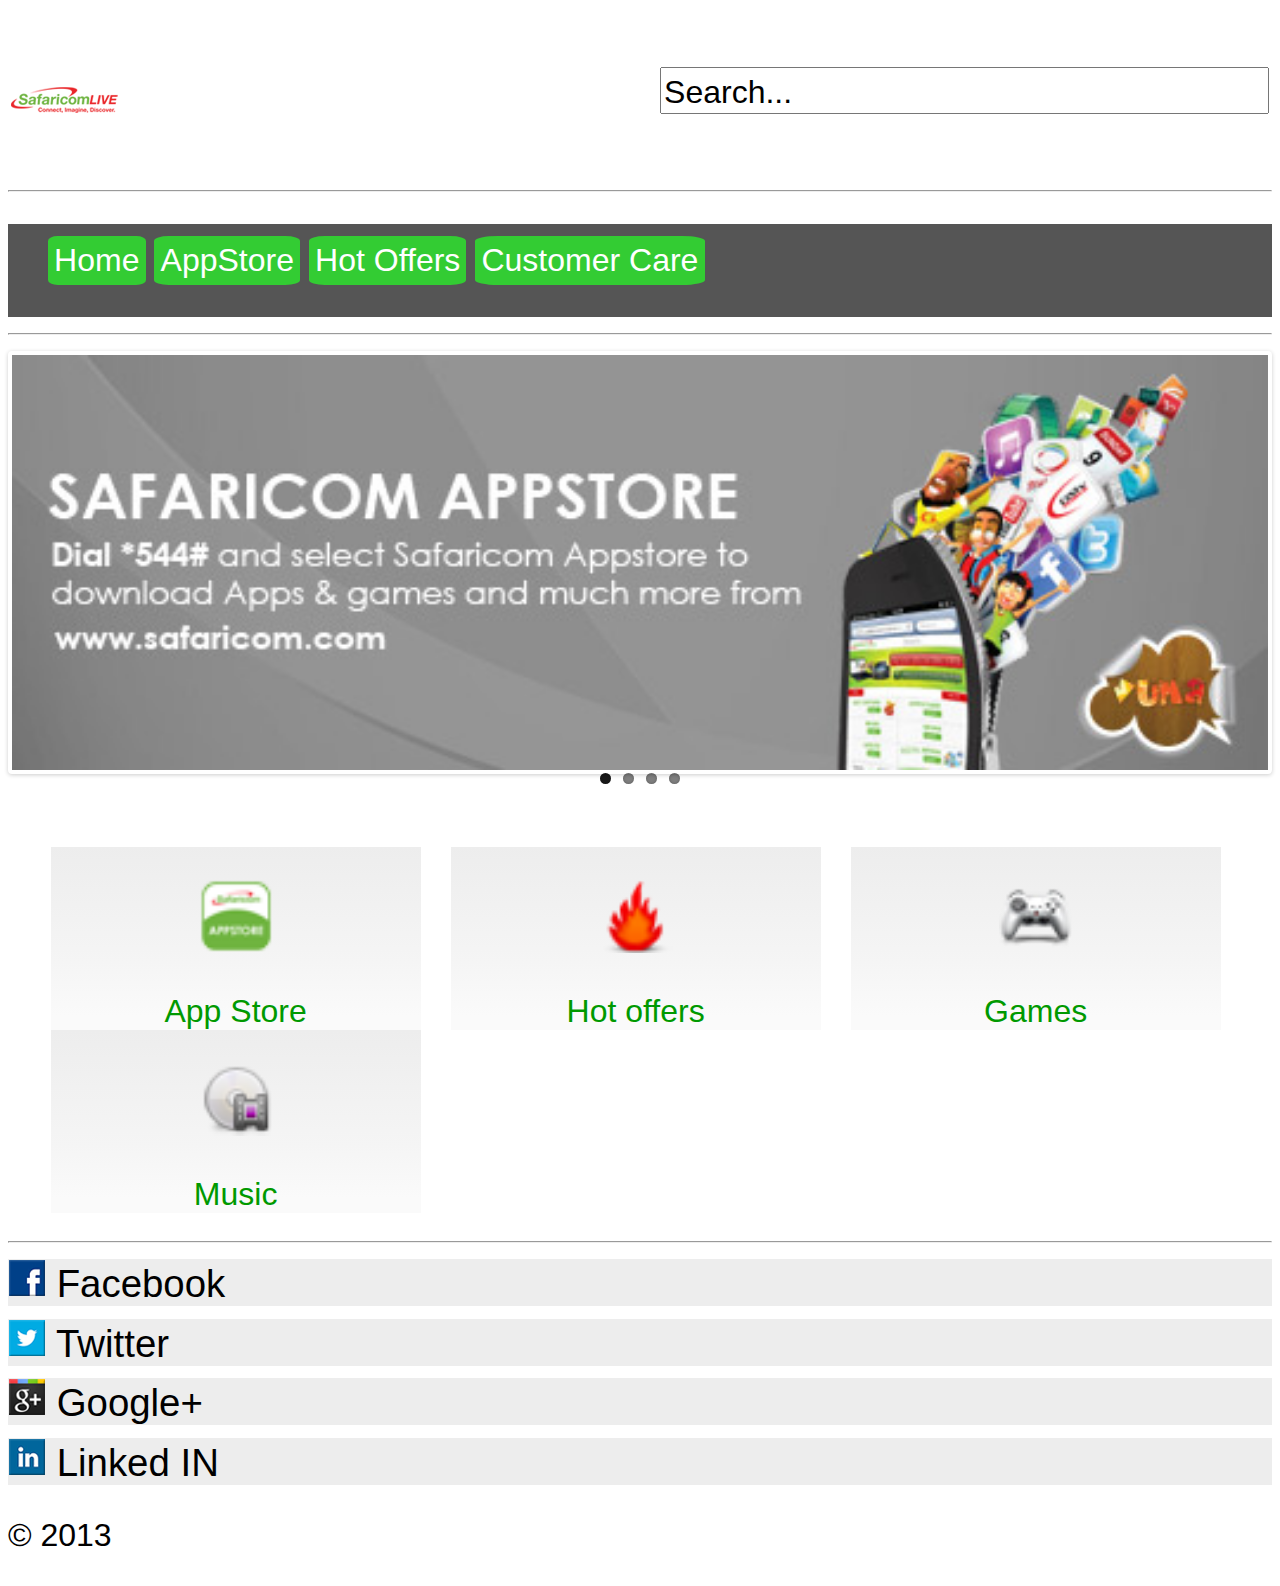
<file: high/index.html>
<!DOCTYPE html>
<html lang="en">
	<head>
		<meta charset="utf-8">

		<!-- Remove this if you use the .htaccess -->
		<meta http-equiv="X-UA-Compatible" content="IE=edge,chrome=1">

		<title>index</title>
		<meta name="description" content="">
		<meta name="author" content="Ian Mukunya">

		<meta name="viewport" content="width=device-width,user-scalable=no; initial-scale=1.0, maximum-scale=5.0, minimum-scale=.90">
		<link rel="stylesheet" type="text/css" href="plugins/Naver-master/jquery.fs.naver.css">
		<link rel="stylesheet" type="text/css" href="css/bootstrap.min.css">
		<link rel="stylesheet" type="text/css" href="css/main.css">
		<link rel="stylesheet" type="text/css" href="plugins/FlexSlider/flexslider.css">
	</head>

	<body>
		<div class="page">
			<header>
				<table width="100%">
					<tr>
						<td><h1 class="logoholder"><img src="images/logo.png" /></h1></td>
						<td class="searchholder">
							<!-- <p class="s"><input name="search" id="search" type="search"></p> -->
							<form action="index.html" method="post">
								<input type="text" name="search" id="searchtext" value="Search...">
							</form>
						</td>
					</tr>
				</table>
			</header>
			
			<hr/>
			<nav>
				<ul id="menu">
					<li>
						<a class="scroll" href="index.html">Home</a>
					</li>
					<li>
						<a class="scroll" href="selectdevice.html">AppStore</a>
					</li>
					<li>
						<a class="scroll" href="#examples">Hot Offers</a>
					</li>
					<li>
						<a href="cc.html">Customer Care</a>
					</li>
				</ul>
			</nav>
			<hr/>
			<div id="content">
				<div class="flexslider">
					<ul class="slides">
						<li>
							<img src="images/safaricom_challenge.jpg">
						</li>
						<li>
							<img src="images/OLX-Safaricom-Web-Banner(JB).jpg" />
						</li>
						<li>
							<img src="images/travel_diaries.jpg" />
						</li>
						<li>
							<img src="images/videosBanner.jpg" />
						</li>
					</ul>
				</div>

				<div id="content_tiles">
					<div class="span4 content_tile">
						<p>
							<img src="images/appstore_icon.png" class="tile_icon">
						</p>
						<div class="tile_title">
							App Store
						</div>

					</div>

					<div class="span4 content_tile">
						<p>
							<img src="images/hot.png" class="tile_icon">
						</p>
						<div class="tile_title">
							Hot offers
						</div>

					</div>

					<div class="span4 content_tile">
						<p>
							<img src="images/games.png" class="tile_icon">
						</p>
						<div class="tile_title">
							Games
						</div>

					</div>

					<div class="span4 content_tile">
						<p>
							<img src="images/entertainment.png" class="tile_icon">
						</p>
						<div class="tile_title">
							Music
						</div>

					</div>
				</div>

			</div>
			<hr/>
			<!-- End of content Pane -->
			<div id="social media">
				
				<div class="social_panel">
					<img src="images/facebook.png">
					<span class="social_panel_text">Facebook</span>
				</div>
				
				<div class="social_panel">
					<img src="images/twitter.png">
					<span class="social_panel_text">Twitter</span>
				</div>
				
				<div class="social_panel">
					<img src="images/gplus.png">
					<span class="social_panel_text">Google+</span>
				</div>
				
				<div class="social_panel">
					<img src="images/linkedin.png">
					<span class="social_panel_text">Linked IN</span>
				</div>
			</div>
			<footer>
				<p>
					&copy; 2013
				</p>
			</footer>
			<script type="text/javascript" src="js/jquery1.9.js"></script>
			<script type="text/javascript" src="plugins/Naver-master/jquery.fs.naver.min.js"></script>
			<script type="text/javascript" src="plugins/FlexSlider/jquery.flexslider-min.js"></script>
			<script type="text/javascript">
				jQuery(document).ready(function($) {
					$("nav").naver({
						labelClosed : "Menu",
						animated : true
					});
					$('.flexslider').flexslider({
						animation : "slide"
					});
				});
			</script>
		</div>
	</body>
</html>
</file>
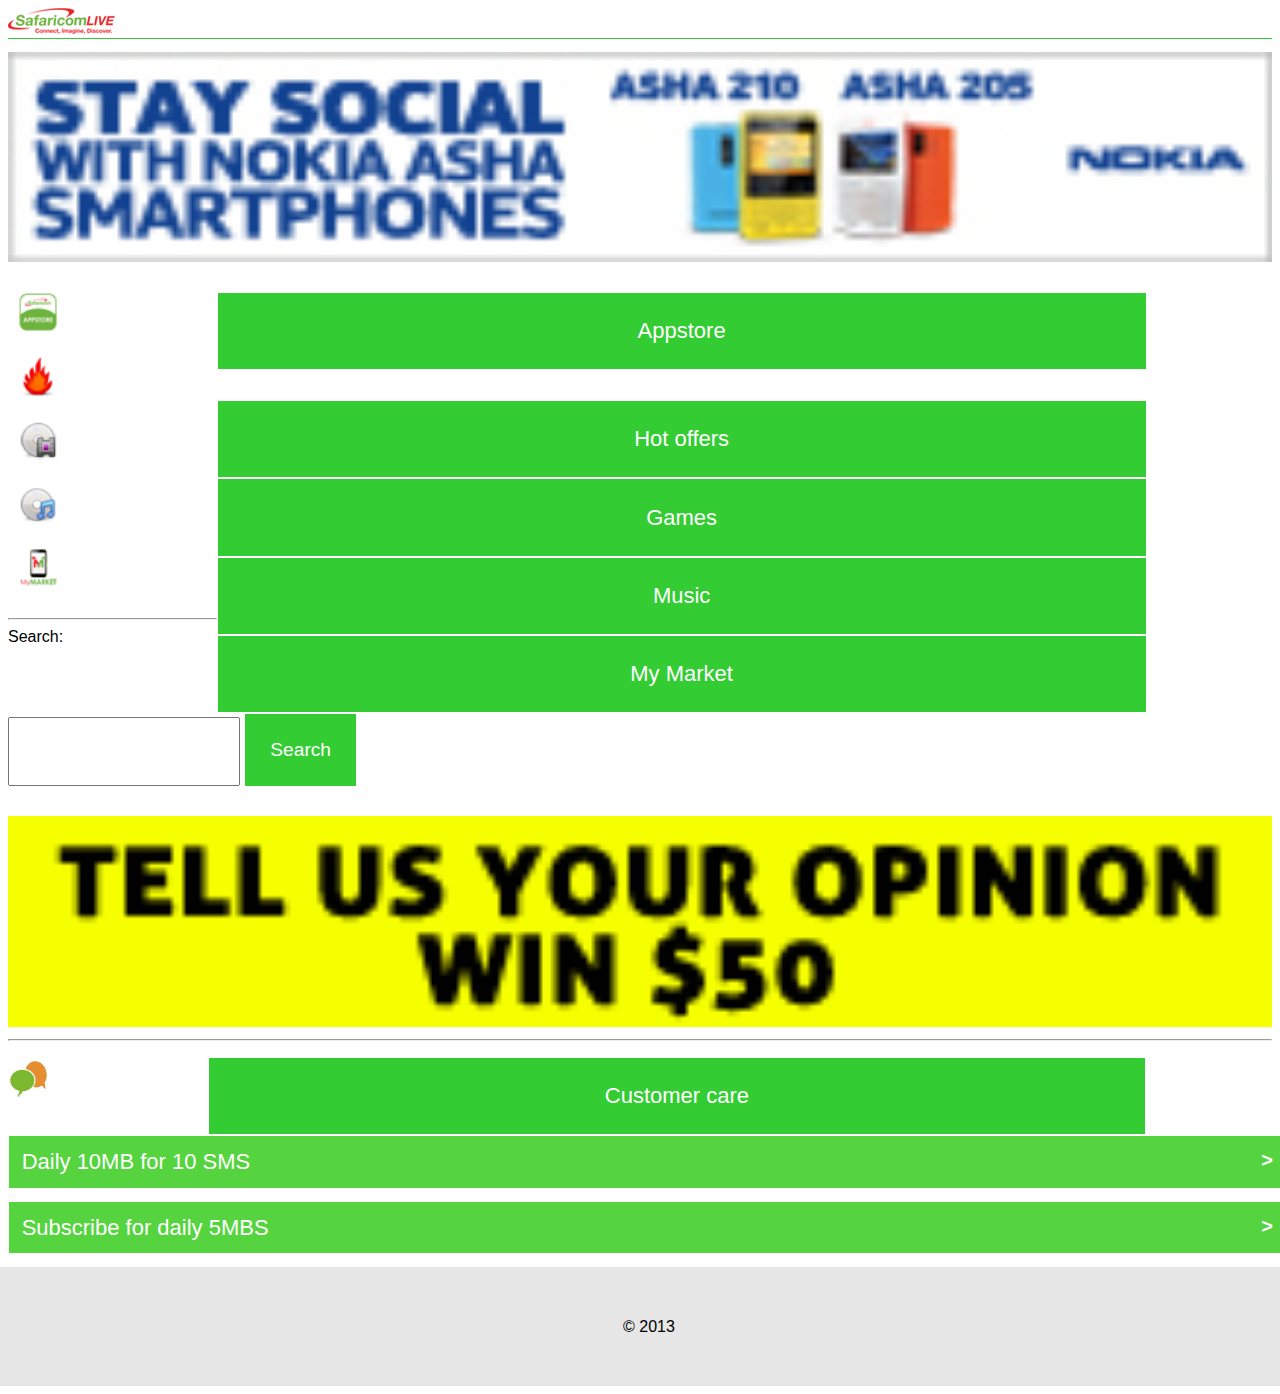
<file: low/index.html>
<!DOCTYPE html PUBLIC "-//W3C//DTD XHTML 1.0 Strict//EN"
"http://www.w3.org/TR/xhtml1/DTD/xhtml1-strict.dtd">

<html xmlns="http://www.w3.org/1999/xhtml" xml:lang="en" lang="en">
	<head>
		<meta http-equiv="Content-Type" content="text/html; charset=utf-8" />
		<meta name="viewport" content="width=device-width; initial-scale=1.0">
		<title>index</title>
		<link rel="stylesheet" type="text/css" href="main.css">
		
	</head>

	<body>
		<div id="navbar">
			<img src="images/logo.png" width="" height="">
		</div>
		<div class="ad_banner">
				<img src="images/ad_1.jpeg" class="ad_img">
			</div>
		<div id="content">
			<ul class="menu">
				<li>
					<img src="images/appstore_icon.png" class="icon_img">
					<a href="selectdevice.html" class="link_button">Appstore</a>
				</li>
				<li>
					<img src="images/hot.png" class="icon_img">
					<a href="appstore.html" class="link_button">Hot offers</a>
				</li>
				<li>
					<img src="images/entertainment.png" class="icon_img">
					<a href="appstore.html" class="link_button">Games</a>
				</li>
				<li>
					<img src="images/music.png" class="icon_img">
					<a href="appstore.html" class="link_button">Music</a>
				</li>
				<li>
					<img src="images/mymarket.png" class="icon_img">
					<a href="appstore.html" class="link_button">My Market</a>
				</li>
			</ul>

			<hr/>
			Search:
			<form action="index.html" method="post">
				<input type="text" id="searchbox"/>
				<input type="submit" value="Search" class="btn">
			</form><p></p>
			<div class="ad_banner">
				<img src="images/ad_3.gif" class="ad_img">
			</div>
			<hr/>
			<p>
				<img src="images/customer_care.jpg" class="icon_img" />
				<a href="cc.html" class="link_button">Customer care</a>
			</p>
			<p>
				<a href="" class="link_button stripe">
					<span class="stripetext">Daily 10MB for 10 SMS</span>
					<span class="arrow"> > </span>
				</a>
				<a href="" class="link_button stripe">
					<span class="stripetext">Subscribe for daily 5MBS</span>
					<span class="arrow"> > </span>
				</a>
			</p>
		</div>
		<div class="footer">
			&COPY 2013
		</div>
	</body>
</html>
</file>
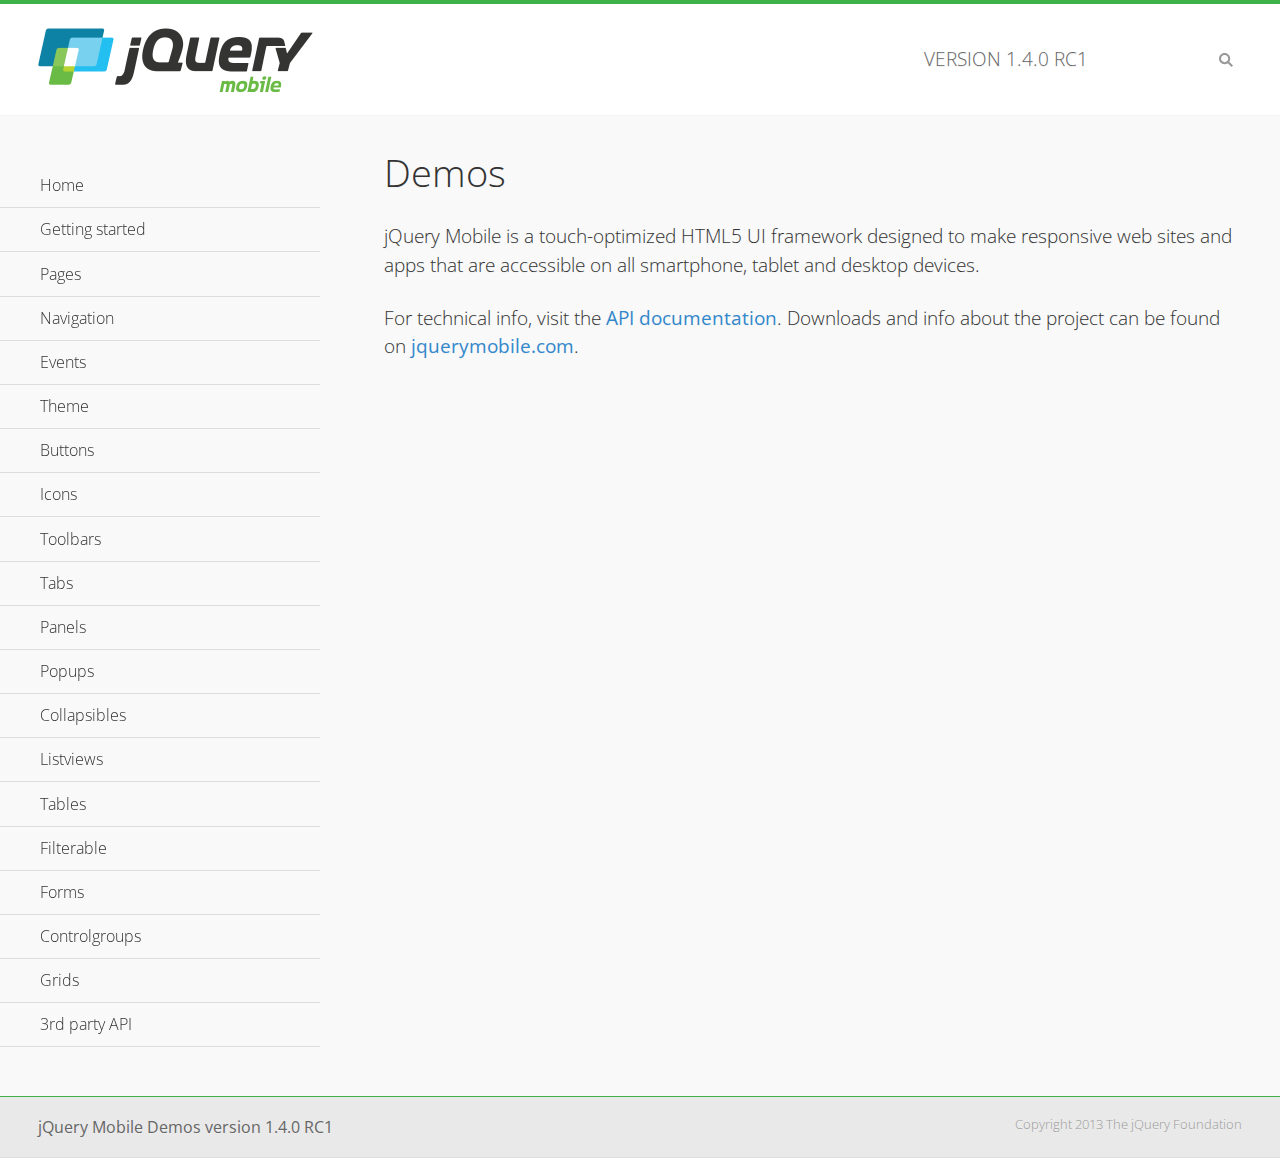
<file: high/plugins/jquery.mobile-1.4.0-rc.1/demos/index.html>
<!DOCTYPE html>
<html>
<head>
	<meta charset="utf-8">
	<meta name="viewport" content="width=device-width, initial-scale=1">
	<title>jQuery Mobile Demos</title>
	<link rel="shortcut icon" href="favicon.ico">
	<link rel="stylesheet"  href="css/themes/default/jquery.mobile-1.4.0-rc.1.min.css">
	<link rel="stylesheet" href="_assets/css/jqm-demos.css">
    <link rel="stylesheet" href="http://fonts.googleapis.com/css?family=Open+Sans:300,400,700">
	<script src="js/jquery.js"></script>
	<script src="_assets/js/index.js"></script>
	<script src="js/jquery.mobile-1.4.0-rc.1.min.js"></script>
</head>
<body>
<div data-role="page" class="jqm-demos jqm-home">

	<div data-role="header" class="jqm-header">
		<h2><img src="_assets/img/jquery-logo.png" alt="jQuery Mobile"></h2>
		<p>Version <span class="jqm-version"></span></p>
		<a href="#" class="jqm-navmenu-link ui-btn ui-btn-icon-notext ui-corner-all ui-icon-bars ui-nodisc-icon ui-alt-icon ui-btn-left">Menu</a>
		<a href="#" class="jqm-search-link ui-btn ui-btn-icon-notext ui-corner-all ui-icon-search ui-nodisc-icon ui-alt-icon ui-btn-right">Search</a>
	</div><!-- /header -->

	<div role="main" class="ui-content jqm-content">

		<h1>Demos</h1>

		<p>jQuery Mobile is a touch-optimized HTML5 UI framework designed to make responsive web sites and apps that are accessible on all smartphone, tablet and desktop devices.</p>

        <p>For technical info, visit the <a href="http://api.jquerymobile.com" title="jQuery Mobile API documentation" target="_blank">API documentation</a>. Downloads and info about the project can be found on <a href="http://jquerymobile.com" title="jQuery Mobile web site" target="_blank">jquerymobile.com</a>.</p>

	</div><!-- /content -->
	    <div data-role="panel" class="jqm-navmenu-panel" data-position="left" data-display="overlay" data-theme="a">
	    	<ul class="jqm-list ui-alt-icon ui-nodisc-icon">
<li data-filtertext="demos homepage" data-icon="home"><a href=".././">Home</a></li>
<li data-role="collapsible" data-collapsed-icon="carat-d" data-expanded-icon="carat-u" data-iconpos="right" data-inset="false">
	<h3>Getting started</h3>
	<ul>
		<li data-filtertext="introduction overview getting started"><a href="../intro/" data-ajax="false">Introduction</a></li>
		<li data-filtertext="responsive web design rwd adaptive progressive enhancement PE accessible mobile breakpoints media query media queries"><a href="../rwd/" data-ajax="false">Responsive Web Design</a></li>
	</ul>
</li>
<li data-role="collapsible" data-collapsed-icon="carat-d" data-expanded-icon="carat-u" data-iconpos="right" data-inset="false">
	<h3>Pages</h3>
	<ul>
		<li data-filtertext="pages page widget ajax navigation"><a href="../pages/" data-ajax="false">Pages</a></li>
		<li data-filtertext="single page"><a href="../pages-single-page/" data-ajax="false">Single page</a></li>
		<li data-filtertext="multipage multi-page page"><a href="../pages-multi-page/" data-ajax="false">Multi-page template</a></li>
		<li data-filtertext="dialog page widget modal popup"><a href="../pages-dialog/" data-ajax="false">Dialog page</a></li>
	</ul>
</li>
<li data-role="collapsible" data-collapsed-icon="carat-d" data-expanded-icon="carat-u" data-iconpos="right" data-inset="false">
	<h3>Navigation</h3>
	<ul>
		<li data-filtertext="ajax navigation navigate widget history event method"><a href="../navigation/" data-ajax="false">Navigation</a></li>
		<li data-filtertext="linking pages page links navigation ajax prefetch cache"><a href="../navigation-linking-pages/" data-ajax="false">Linking pages</a></li>
		<li data-filtertext="php redirect server redirection server-side navigation"><a href="../navigation-php-redirect/" data-ajax="false">PHP redirect demo</a></li>
		<li data-filtertext="page transitions animated pages popup navigation flip slide fade pop"><a href="../transitions/" data-ajax="false">Transitions</a></li>
		<li data-filtertext="loader widget page loading navigation overlay spinner"><a href="../loader/" data-ajax="false">Loader</a></li>
	</ul>
</li>
<li data-role="collapsible" data-collapsed-icon="carat-d" data-expanded-icon="carat-u" data-iconpos="right" data-inset="false">
	<h3>Events</h3>
	<ul>
		<li data-filtertext="swipe to delete list items listviews swipe events"><a href="../swipe-list/" data-ajax="false">Swipe list items</a></li>
		<li data-filtertext="swipe to navigate swipe page navigation swipe events"><a href="../swipe-page/" data-ajax="false">Swipe page navigation</a></li>
	</ul>
</li>
<li data-role="collapsible" data-collapsed-icon="carat-d" data-expanded-icon="carat-u" data-iconpos="right" data-inset="false">
	<h3>Theme</h3>
	<ul>
		<li data-filtertext="default theme swatches theming style css"><a href="../theme-default/" data-ajax="false">Default theme</a></li>
		<li data-filtertext="classic theme old theme swatches theming style css"><a href="../theme-classic/" data-ajax="false">Classic theme</a></li>
	</ul>
</li>
<li data-filtertext="buttons button markup buttonmarkup method anchor link button element"><a href="../button-markup/" data-ajax="false">Buttons</a></li>
<li data-role="collapsible" data-collapsed-icon="carat-d" data-expanded-icon="carat-u" data-iconpos="right" data-inset="false">
	<h3>Icons</h3>
	<ul>
		<li data-filtertext="button icons svg disc alt custom icon position"><a href="../icons/" data-ajax="false">Icons</a></li>
		<li data-filtertext=""><a href="../icons-grunticon/" data-ajax="false">Icons load script</a></li>
	</ul>
</li>
<li data-role="collapsible" data-collapsed-icon="carat-d" data-expanded-icon="carat-u" data-iconpos="right" data-inset="false">
	<h3>Toolbars</h3>
	<ul>
		<li data-filtertext="toolbar widget header footer toolbars fixed fullscreen external sections"><a href="../toolbar/" data-ajax="false">Toolbar</a></li>
		<li data-filtertext="dynamic toolbars dynamically add toolbar header footer"><a href="../toolbar-dynamic/" data-ajax="false">Dynamic toolbars</a></li>
		<li data-filtertext="external toolbars header footer"><a href="../toolbar-external/" data-ajax="false">External toolbars</a></li>
		<li data-filtertext="fixed toolbars header footer"><a href="../toolbar-fixed/" data-ajax="false">Fixed toolbars</a></li>
		<li data-filtertext="fixed fullscreen toolbars header footer"><a href="../toolbar-fixed-fullscreen/" data-ajax="false">Fullscreen toolbars</a></li>
		<li data-filtertext="external fixed toolbars header footer"><a href="../toolbar-fixed-external/" data-ajax="false">Fixed external toolbars</a></li>
		<li data-filtertext="external persistent toolbars header footer navbar navmenu"><a href="../toolbar-fixed-persistent/" data-ajax="false">Persistent toolbars</a></li>
		<li data-filtertext="external ajax optimized toolbars persistent toolbars header footer navbar"><a href="../toolbar-fixed-persistent-optimized/" data-ajax="false">AJAX optimized toolbars</a></li>
		<li data-filtertext="form in toolbars header footer"><a href="../toolbar-fixed-forms/" data-ajax="false">Form in toolbar</a></li>
		<li data-filtertext="navbar widget navmenu toolbars header footer"><a href="../navbar/" data-ajax="false">Navbar widget</a></li>
	</ul>
</li>
<li data-filtertext="ui tabs widget"><a href="../tabs/" data-ajax="false">Tabs</a></li>
<li data-role="collapsible" data-collapsed-icon="carat-d" data-expanded-icon="carat-u" data-iconpos="right" data-inset="false">
	<h3>Panels</h3>
	<ul>
		<li data-filtertext="panel widget sliding panels reveal push overlay responsive"><a href="../panel/" data-ajax="false">Panel</a></li>
		<li data-filtertext=""><a href="../panel-external/" data-ajax="false">External panels</a></li>
		<li data-filtertext="panel "><a href="../panel-fixed/" data-ajax="false">Fixed panels</a></li>
		<li data-filtertext="panel slide panels sliding panels shadow rwd responsive breakpoint"><a href="../panel-responsive/" data-ajax="false">Panels responsive</a></li>
		<li data-filtertext="panel custom style custom panel width reveal shadow listview panel styling page background wrapper"><a href="../panel-styling/" data-ajax="false">Custom panel style</a></li>
		<li data-filtertext="panel open on swipe"><a href="../panel-swipe-open/" data-ajax="false">Panel open on swipe</a></li>
		<li data-filtertext="panels outside page internal external toolbars"><a href="../panel-external-internal/" data-ajax="false">Panel external and internal</a></li>
	</ul>
</li>
<li data-role="collapsible" data-collapsed-icon="carat-d" data-expanded-icon="carat-u" data-iconpos="right" data-inset="false">
	<h3>Popups</h3>
	<ul>
		<li data-filtertext="popup widget popups dialog modal transition tooltip lightbox form overlay screen flip pop fade transition"><a href="../popup/" data-ajax="false">Popup</a></li>
		<li data-filtertext="popup alignment position"><a href="../popup-alignment/" data-ajax="false">Popup alignment</a></li>
		<li data-filtertext="popup arrow size popups popover"><a href="../popup-arrow-size/" data-ajax="false">Popup arrow size</a></li>
		<li data-filtertext="dynamic popups popup images lightbox"><a href="../popup-dynamic/" data-ajax="false">Dynamic popups</a></li>
		<li data-filtertext="popups with iframes scaling"><a href="../popup-iframe/" data-ajax="false">Popups with iframes</a></li>
		<li data-filtertext="popup image scaling"><a href="../popup-image-scaling/" data-ajax="false">Popup image scaling</a></li>
		<li data-filtertext="external popup outside multi-page"><a href="../popup-outside-multipage" data-ajax="false">Popup outside multi-page</a></li>
	</ul>
</li>
<li data-role="collapsible" data-collapsed-icon="carat-d" data-expanded-icon="carat-u" data-iconpos="right" data-inset="false">
	<h3>Collapsibles</h3>
	<ul>
		<li data-filtertext="collapsibles content formatting"><a href="../collapsible/" data-ajax="false">Collapsible</a></li>
		<li data-filtertext="dynamic collapsible set accordion append expand"><a href="../collapsible-dynamic/" data-ajax="false">Dynamic collapsibles</a></li>
		<li data-filtertext="accordions collapsible set widget content formatting grouped collapsibles"><a href="../collapsibleset/" data-ajax="false">Collapsible set</a></li>
	</ul>
</li>
<li data-role="collapsible" data-collapsed-icon="carat-d" data-expanded-icon="carat-u" data-iconpos="right" data-inset="false">
	<h3>Listviews</h3>
	<ul>
		<li data-filtertext="listview widget thumbnails icons nested split button collapsible ul ol"><a href="../listview/" data-ajax="false">Listview</a></li>
		<li data-filtertext="autocomplete filterable reveal listview filtertextbeforefilter placeholder"><a href="../listview-autocomplete/" data-ajax="false">Listview autocomplete</a></li>
		<li data-filtertext="autocomplete filterable reveal listview remote data filtertextbeforefilter placeholder"><a href="../listview-autocomplete-remote/" data-ajax="false">Listview autocomplete remote data</a></li>
		<li data-filtertext="autodividers anchor jump scroll linkbars listview lists ul ol"><a href="../listview-autodividers-linkbar/" data-ajax="false">Listview autodividers linkbar</a></li>
		<li data-filtertext="listview autodividers selector autodividersselector lists ul ol"><a href="../listview-autodividers-selector/" data-ajax="false">Listview autodividers selector</a></li>
		<li data-filtertext="listview collapsible list items flat"><a href="../listview-collapsible-item-flat/" data-ajax="false">Listview collapsible list items (flat)</a></li>
		<li data-filtertext="listview collapsible list indented"><a href="../listview-collapsible-item-indented/" data-ajax="false">Listview collapsible list items (indented)</a></li>
		<li data-filtertext="grid listview responsive grids responsive listviews lists ul"><a href="../listview-grid/" data-ajax="false">Listview responsive grid</a></li>
	</ul>
</li>
<li data-role="collapsible" data-collapsed-icon="carat-d" data-expanded-icon="carat-u" data-iconpos="right" data-inset="false">
	<h3>Tables</h3>
	<ul>
		<li data-filtertext="table widget reflow column toggle th td responsive tables rwd hide show tabular"><a href="../table-column-toggle/" data-ajax="false">Table Column Toggle</a></li>
		<li data-filtertext="table column toggle phone comparison demo"><a href="../table-column-toggle-example/" data-ajax="false">Table Column Toggle demo</a></li>
		<li data-filtertext="responsive tables table column toggle heading groups rwd breakpoint"><a href="../table-column-toggle-heading-groups/" data-ajax="false">Table Column Toggle heading groups</a></li>
		<li data-filtertext="responsive tables table column toggle hide rwd breakpoint customization options"><a href="../table-column-toggle-options/" data-ajax="false">Table Column Toggle options</a></li>
		<li data-filtertext="table reflow th td responsive rwd columns tabular"><a href="../table-reflow/" data-ajax="false">Table Reflow</a></li>
		<li data-filtertext="responsive tables table reflow heading groups rwd breakpoint"><a href="../table-reflow-heading-groups/" data-ajax="false">Table Reflow heading groups</a></li>
		<li data-filtertext="responsive tables table reflow stripes strokes table style"><a href="../table-reflow-stripes-strokes/" data-ajax="false">Table Reflow stripes and strokes</a></li>
		<li data-filtertext="responsive tables table reflow stack custom styles"><a href="../table-reflow-styling/" data-ajax="false">Table Reflow custom styles</a></li>
	</ul>
</li>
<li data-filtertext="filterable filter elements sorting searching listview table"><a href="../filterable/" data-ajax="false">Filterable</a></li>
<li data-role="collapsible" data-collapsed-icon="carat-d" data-expanded-icon="carat-u" data-iconpos="right" data-inset="false">
	<h3>Forms</h3>
	<ul>
		<li data-filtertext="forms text checkbox radio range button submit reset inputs selects textarea slider flipswitch label form elements"><a href="../forms/" data-ajax="false">Forms</a></li>
		<li data-filtertext="forms gallery examples overview forms text checkbox radio range button submit reset inputs selects textarea slider flipswitch label form elements"><a href="../forms-gallery/" data-ajax="false">Forms gallery</a></li>
		<li data-filtertext="forms disabled form elements"><a href="../forms-disabled/" data-ajax="false">Forms disabled</a></li>
		<li data-filtertext="form field containers fieldcontain ui-field-contain forms"><a href="../forms-field-contain/" data-ajax="false">Field containers</a></li>
		<li data-filtertext="form hide labels hidden accessible ui-hidden-accessible forms"><a href="../forms-label-hidden-accessible/" data-ajax="false">Hide labels</a></li>

		<li data-filtertext="form textinput widget text input textarea number date time tel email file color password"><a href="../textinput/" data-ajax="false">Textinput</a></li>
		<li data-filtertext="form button widget input button submit reset"><a href="../button/" data-ajax="false">Input button</a></li>
		<li data-filtertext="form checkboxradio widget checkbox input checkboxes controlgroups"><a href="../checkboxradio-checkbox/" data-ajax="false">Checkboxes</a></li>
		<li data-filtertext="form checkboxradio widget radio input radio buttons controlgroups"><a href="../checkboxradio-radio/" data-ajax="false">Radio buttons</a></li>
		<li data-filtertext="form selectmenu widget select input custom select menu selects"><a href="../selectmenu/" data-ajax="false">Selectmenu</a></li>
		<li data-filtertext="form custom select menu selectmenu widget custom menu option optgroup multiple selects"><a href="../selectmenu-custom/" data-ajax="false">Custom select menu</a></li>
		<li data-filtertext="filterable select filter popup dialog"><a href="../selectmenu-custom-filter/" data-ajax="false">Custom select menu with filter</a></li>
		<li data-filtertext="form slider widget range input single sliders"><a href="../slider/" data-ajax="false">Slider</a></li>
		<li data-filtertext="form slider widget flipswitch slider binary select flip toggle switch"><a href="../slider-flipswitch/" data-ajax="false">Slider flip toggle switch</a></li>
		<li data-filtertext="form slider tooltip handle value input range sliders"><a href="../slider-tooltip/" data-ajax="false">Slider tooltip</a></li>
		<li data-filtertext="form rangeslider widget dual sliders dual handle sliders range input"><a href="../rangeslider/" data-ajax="false">Rangeslider</a></li>
		<li data-filtertext="form flipswitch widget flip toggle switch binary select checkbox input"><a href="../flipswitch/" data-ajax="false">Flipswitch</a></li>
	</ul>
</li>
<li data-role="collapsible" data-collapsed-icon="carat-d" data-expanded-icon="carat-u" data-iconpos="right" data-inset="false">
	<h3>Controlgroups</h3>
	<ul>
		<li data-filtertext="controlgroups selectmenu checkboxradio input grouped buttons horizontal vertical"><a href="../controlgroup/" data-ajax="false">Controlgroup</a></li>
		<li data-filtertext="dynamic controlgroup dynamically add buttons"><a href="../controlgroup-dynamic/" data-ajax="false">Dynamic controlgroups</a></li>
	</ul>
</li>
<li data-role="collapsible" data-collapsed-icon="carat-d" data-expanded-icon="carat-u" data-iconpos="right" data-inset="false">
	<h3>Grids</h3>
	<ul>
		<li data-filtertext="grids columns blocks content formatting rwd responsive"><a href="../grids/" data-ajax="false">Grids</a></li>
		<li data-filtertext="buttons in grids"><a href="../grids-buttons/" data-ajax="false">Buttons in grids</a></li>
		<li data-filtertext="custom responsive grids rwd"><a href="../grids-custom-responsive/" data-ajax="false">Custom responsive grids</a></li>
	</ul>
</li>
<li data-role="collapsible" data-collapsed-icon="carat-d" data-expanded-icon="carat-u" data-iconpos="right" data-inset="false">
	<h3>3rd party API</h3>
	<ul>
		<li data-filtertext="backbone requirejs navigation router"><a href="../backbone-requirejs/" data-ajax="false">Backbone RequireJS</a></li>
		<li data-filtertext="google maps geolocation demo"><a href="../map-geolocation/" data-ajax="false">Google Maps geolocation</a></li>
		<li data-filtertext="google maps hybrid"><a href="../map-list-toggle/" data-ajax="false">Google Maps list toggle</a></li>
	</ul>
</li>

		     </ul>
		</div><!-- /panel -->


	<div data-role="footer" data-position="fixed" data-tap-toggle="false" class="jqm-footer">
		<p>jQuery Mobile Demos version <span class="jqm-version"></span></p>
		<p>Copyright 2013 The jQuery Foundation</p>
	</div><!-- /footer -->
	<!-- TODO: This should become an external panel so we can add input to markup (unique ID) -->
    <div data-role="panel" class="jqm-search-panel" data-position="right" data-display="overlay" data-theme="a">
		<div class="jqm-search">
			<ul class="jqm-list" data-filter-placeholder="Search demos..." data-filter-reveal="true">
<li data-filtertext="demos homepage" data-icon="home"><a href=".././">Home</a></li>
<li data-role="collapsible" data-collapsed-icon="carat-d" data-expanded-icon="carat-u" data-iconpos="right" data-inset="false">
	<h3>Getting started</h3>
	<ul>
		<li data-filtertext="introduction overview getting started"><a href="../intro/" data-ajax="false">Introduction</a></li>
		<li data-filtertext="responsive web design rwd adaptive progressive enhancement PE accessible mobile breakpoints media query media queries"><a href="../rwd/" data-ajax="false">Responsive Web Design</a></li>
	</ul>
</li>
<li data-role="collapsible" data-collapsed-icon="carat-d" data-expanded-icon="carat-u" data-iconpos="right" data-inset="false">
	<h3>Pages</h3>
	<ul>
		<li data-filtertext="pages page widget ajax navigation"><a href="../pages/" data-ajax="false">Pages</a></li>
		<li data-filtertext="single page"><a href="../pages-single-page/" data-ajax="false">Single page</a></li>
		<li data-filtertext="multipage multi-page page"><a href="../pages-multi-page/" data-ajax="false">Multi-page template</a></li>
		<li data-filtertext="dialog page widget modal popup"><a href="../pages-dialog/" data-ajax="false">Dialog page</a></li>
	</ul>
</li>
<li data-role="collapsible" data-collapsed-icon="carat-d" data-expanded-icon="carat-u" data-iconpos="right" data-inset="false">
	<h3>Navigation</h3>
	<ul>
		<li data-filtertext="ajax navigation navigate widget history event method"><a href="../navigation/" data-ajax="false">Navigation</a></li>
		<li data-filtertext="linking pages page links navigation ajax prefetch cache"><a href="../navigation-linking-pages/" data-ajax="false">Linking pages</a></li>
		<li data-filtertext="php redirect server redirection server-side navigation"><a href="../navigation-php-redirect/" data-ajax="false">PHP redirect demo</a></li>
		<li data-filtertext="page transitions animated pages popup navigation flip slide fade pop"><a href="../transitions/" data-ajax="false">Transitions</a></li>
		<li data-filtertext="loader widget page loading navigation overlay spinner"><a href="../loader/" data-ajax="false">Loader</a></li>
	</ul>
</li>
<li data-role="collapsible" data-collapsed-icon="carat-d" data-expanded-icon="carat-u" data-iconpos="right" data-inset="false">
	<h3>Events</h3>
	<ul>
		<li data-filtertext="swipe to delete list items listviews swipe events"><a href="../swipe-list/" data-ajax="false">Swipe list items</a></li>
		<li data-filtertext="swipe to navigate swipe page navigation swipe events"><a href="../swipe-page/" data-ajax="false">Swipe page navigation</a></li>
	</ul>
</li>
<li data-role="collapsible" data-collapsed-icon="carat-d" data-expanded-icon="carat-u" data-iconpos="right" data-inset="false">
	<h3>Theme</h3>
	<ul>
		<li data-filtertext="default theme swatches theming style css"><a href="../theme-default/" data-ajax="false">Default theme</a></li>
		<li data-filtertext="classic theme old theme swatches theming style css"><a href="../theme-classic/" data-ajax="false">Classic theme</a></li>
	</ul>
</li>
<li data-filtertext="buttons button markup buttonmarkup method anchor link button element"><a href="../button-markup/" data-ajax="false">Buttons</a></li>
<li data-role="collapsible" data-collapsed-icon="carat-d" data-expanded-icon="carat-u" data-iconpos="right" data-inset="false">
	<h3>Icons</h3>
	<ul>
		<li data-filtertext="button icons svg disc alt custom icon position"><a href="../icons/" data-ajax="false">Icons</a></li>
		<li data-filtertext=""><a href="../icons-grunticon/" data-ajax="false">Icons load script</a></li>
	</ul>
</li>
<li data-role="collapsible" data-collapsed-icon="carat-d" data-expanded-icon="carat-u" data-iconpos="right" data-inset="false">
	<h3>Toolbars</h3>
	<ul>
		<li data-filtertext="toolbar widget header footer toolbars fixed fullscreen external sections"><a href="../toolbar/" data-ajax="false">Toolbar</a></li>
		<li data-filtertext="dynamic toolbars dynamically add toolbar header footer"><a href="../toolbar-dynamic/" data-ajax="false">Dynamic toolbars</a></li>
		<li data-filtertext="external toolbars header footer"><a href="../toolbar-external/" data-ajax="false">External toolbars</a></li>
		<li data-filtertext="fixed toolbars header footer"><a href="../toolbar-fixed/" data-ajax="false">Fixed toolbars</a></li>
		<li data-filtertext="fixed fullscreen toolbars header footer"><a href="../toolbar-fixed-fullscreen/" data-ajax="false">Fullscreen toolbars</a></li>
		<li data-filtertext="external fixed toolbars header footer"><a href="../toolbar-fixed-external/" data-ajax="false">Fixed external toolbars</a></li>
		<li data-filtertext="external persistent toolbars header footer navbar navmenu"><a href="../toolbar-fixed-persistent/" data-ajax="false">Persistent toolbars</a></li>
		<li data-filtertext="external ajax optimized toolbars persistent toolbars header footer navbar"><a href="../toolbar-fixed-persistent-optimized/" data-ajax="false">AJAX optimized toolbars</a></li>
		<li data-filtertext="form in toolbars header footer"><a href="../toolbar-fixed-forms/" data-ajax="false">Form in toolbar</a></li>
		<li data-filtertext="navbar widget navmenu toolbars header footer"><a href="../navbar/" data-ajax="false">Navbar widget</a></li>
	</ul>
</li>
<li data-filtertext="ui tabs widget"><a href="../tabs/" data-ajax="false">Tabs</a></li>
<li data-role="collapsible" data-collapsed-icon="carat-d" data-expanded-icon="carat-u" data-iconpos="right" data-inset="false">
	<h3>Panels</h3>
	<ul>
		<li data-filtertext="panel widget sliding panels reveal push overlay responsive"><a href="../panel/" data-ajax="false">Panel</a></li>
		<li data-filtertext=""><a href="../panel-external/" data-ajax="false">External panels</a></li>
		<li data-filtertext="panel "><a href="../panel-fixed/" data-ajax="false">Fixed panels</a></li>
		<li data-filtertext="panel slide panels sliding panels shadow rwd responsive breakpoint"><a href="../panel-responsive/" data-ajax="false">Panels responsive</a></li>
		<li data-filtertext="panel custom style custom panel width reveal shadow listview panel styling page background wrapper"><a href="../panel-styling/" data-ajax="false">Custom panel style</a></li>
		<li data-filtertext="panel open on swipe"><a href="../panel-swipe-open/" data-ajax="false">Panel open on swipe</a></li>
		<li data-filtertext="panels outside page internal external toolbars"><a href="../panel-external-internal/" data-ajax="false">Panel external and internal</a></li>
	</ul>
</li>
<li data-role="collapsible" data-collapsed-icon="carat-d" data-expanded-icon="carat-u" data-iconpos="right" data-inset="false">
	<h3>Popups</h3>
	<ul>
		<li data-filtertext="popup widget popups dialog modal transition tooltip lightbox form overlay screen flip pop fade transition"><a href="../popup/" data-ajax="false">Popup</a></li>
		<li data-filtertext="popup alignment position"><a href="../popup-alignment/" data-ajax="false">Popup alignment</a></li>
		<li data-filtertext="popup arrow size popups popover"><a href="../popup-arrow-size/" data-ajax="false">Popup arrow size</a></li>
		<li data-filtertext="dynamic popups popup images lightbox"><a href="../popup-dynamic/" data-ajax="false">Dynamic popups</a></li>
		<li data-filtertext="popups with iframes scaling"><a href="../popup-iframe/" data-ajax="false">Popups with iframes</a></li>
		<li data-filtertext="popup image scaling"><a href="../popup-image-scaling/" data-ajax="false">Popup image scaling</a></li>
		<li data-filtertext="external popup outside multi-page"><a href="../popup-outside-multipage" data-ajax="false">Popup outside multi-page</a></li>
	</ul>
</li>
<li data-role="collapsible" data-collapsed-icon="carat-d" data-expanded-icon="carat-u" data-iconpos="right" data-inset="false">
	<h3>Collapsibles</h3>
	<ul>
		<li data-filtertext="collapsibles content formatting"><a href="../collapsible/" data-ajax="false">Collapsible</a></li>
		<li data-filtertext="dynamic collapsible set accordion append expand"><a href="../collapsible-dynamic/" data-ajax="false">Dynamic collapsibles</a></li>
		<li data-filtertext="accordions collapsible set widget content formatting grouped collapsibles"><a href="../collapsibleset/" data-ajax="false">Collapsible set</a></li>
	</ul>
</li>
<li data-role="collapsible" data-collapsed-icon="carat-d" data-expanded-icon="carat-u" data-iconpos="right" data-inset="false">
	<h3>Listviews</h3>
	<ul>
		<li data-filtertext="listview widget thumbnails icons nested split button collapsible ul ol"><a href="../listview/" data-ajax="false">Listview</a></li>
		<li data-filtertext="autocomplete filterable reveal listview filtertextbeforefilter placeholder"><a href="../listview-autocomplete/" data-ajax="false">Listview autocomplete</a></li>
		<li data-filtertext="autocomplete filterable reveal listview remote data filtertextbeforefilter placeholder"><a href="../listview-autocomplete-remote/" data-ajax="false">Listview autocomplete remote data</a></li>
		<li data-filtertext="autodividers anchor jump scroll linkbars listview lists ul ol"><a href="../listview-autodividers-linkbar/" data-ajax="false">Listview autodividers linkbar</a></li>
		<li data-filtertext="listview autodividers selector autodividersselector lists ul ol"><a href="../listview-autodividers-selector/" data-ajax="false">Listview autodividers selector</a></li>
		<li data-filtertext="listview collapsible list items flat"><a href="../listview-collapsible-item-flat/" data-ajax="false">Listview collapsible list items (flat)</a></li>
		<li data-filtertext="listview collapsible list indented"><a href="../listview-collapsible-item-indented/" data-ajax="false">Listview collapsible list items (indented)</a></li>
		<li data-filtertext="grid listview responsive grids responsive listviews lists ul"><a href="../listview-grid/" data-ajax="false">Listview responsive grid</a></li>
	</ul>
</li>
<li data-role="collapsible" data-collapsed-icon="carat-d" data-expanded-icon="carat-u" data-iconpos="right" data-inset="false">
	<h3>Tables</h3>
	<ul>
		<li data-filtertext="table widget reflow column toggle th td responsive tables rwd hide show tabular"><a href="../table-column-toggle/" data-ajax="false">Table Column Toggle</a></li>
		<li data-filtertext="table column toggle phone comparison demo"><a href="../table-column-toggle-example/" data-ajax="false">Table Column Toggle demo</a></li>
		<li data-filtertext="responsive tables table column toggle heading groups rwd breakpoint"><a href="../table-column-toggle-heading-groups/" data-ajax="false">Table Column Toggle heading groups</a></li>
		<li data-filtertext="responsive tables table column toggle hide rwd breakpoint customization options"><a href="../table-column-toggle-options/" data-ajax="false">Table Column Toggle options</a></li>
		<li data-filtertext="table reflow th td responsive rwd columns tabular"><a href="../table-reflow/" data-ajax="false">Table Reflow</a></li>
		<li data-filtertext="responsive tables table reflow heading groups rwd breakpoint"><a href="../table-reflow-heading-groups/" data-ajax="false">Table Reflow heading groups</a></li>
		<li data-filtertext="responsive tables table reflow stripes strokes table style"><a href="../table-reflow-stripes-strokes/" data-ajax="false">Table Reflow stripes and strokes</a></li>
		<li data-filtertext="responsive tables table reflow stack custom styles"><a href="../table-reflow-styling/" data-ajax="false">Table Reflow custom styles</a></li>
	</ul>
</li>
<li data-filtertext="filterable filter elements sorting searching listview table"><a href="../filterable/" data-ajax="false">Filterable</a></li>
<li data-role="collapsible" data-collapsed-icon="carat-d" data-expanded-icon="carat-u" data-iconpos="right" data-inset="false">
	<h3>Forms</h3>
	<ul>
		<li data-filtertext="forms text checkbox radio range button submit reset inputs selects textarea slider flipswitch label form elements"><a href="../forms/" data-ajax="false">Forms</a></li>
		<li data-filtertext="forms gallery examples overview forms text checkbox radio range button submit reset inputs selects textarea slider flipswitch label form elements"><a href="../forms-gallery/" data-ajax="false">Forms gallery</a></li>
		<li data-filtertext="forms disabled form elements"><a href="../forms-disabled/" data-ajax="false">Forms disabled</a></li>
		<li data-filtertext="form field containers fieldcontain ui-field-contain forms"><a href="../forms-field-contain/" data-ajax="false">Field containers</a></li>
		<li data-filtertext="form hide labels hidden accessible ui-hidden-accessible forms"><a href="../forms-label-hidden-accessible/" data-ajax="false">Hide labels</a></li>

		<li data-filtertext="form textinput widget text input textarea number date time tel email file color password"><a href="../textinput/" data-ajax="false">Textinput</a></li>
		<li data-filtertext="form button widget input button submit reset"><a href="../button/" data-ajax="false">Input button</a></li>
		<li data-filtertext="form checkboxradio widget checkbox input checkboxes controlgroups"><a href="../checkboxradio-checkbox/" data-ajax="false">Checkboxes</a></li>
		<li data-filtertext="form checkboxradio widget radio input radio buttons controlgroups"><a href="../checkboxradio-radio/" data-ajax="false">Radio buttons</a></li>
		<li data-filtertext="form selectmenu widget select input custom select menu selects"><a href="../selectmenu/" data-ajax="false">Selectmenu</a></li>
		<li data-filtertext="form custom select menu selectmenu widget custom menu option optgroup multiple selects"><a href="../selectmenu-custom/" data-ajax="false">Custom select menu</a></li>
		<li data-filtertext="filterable select filter popup dialog"><a href="../selectmenu-custom-filter/" data-ajax="false">Custom select menu with filter</a></li>
		<li data-filtertext="form slider widget range input single sliders"><a href="../slider/" data-ajax="false">Slider</a></li>
		<li data-filtertext="form slider widget flipswitch slider binary select flip toggle switch"><a href="../slider-flipswitch/" data-ajax="false">Slider flip toggle switch</a></li>
		<li data-filtertext="form slider tooltip handle value input range sliders"><a href="../slider-tooltip/" data-ajax="false">Slider tooltip</a></li>
		<li data-filtertext="form rangeslider widget dual sliders dual handle sliders range input"><a href="../rangeslider/" data-ajax="false">Rangeslider</a></li>
		<li data-filtertext="form flipswitch widget flip toggle switch binary select checkbox input"><a href="../flipswitch/" data-ajax="false">Flipswitch</a></li>
	</ul>
</li>
<li data-role="collapsible" data-collapsed-icon="carat-d" data-expanded-icon="carat-u" data-iconpos="right" data-inset="false">
	<h3>Controlgroups</h3>
	<ul>
		<li data-filtertext="controlgroups selectmenu checkboxradio input grouped buttons horizontal vertical"><a href="../controlgroup/" data-ajax="false">Controlgroup</a></li>
		<li data-filtertext="dynamic controlgroup dynamically add buttons"><a href="../controlgroup-dynamic/" data-ajax="false">Dynamic controlgroups</a></li>
	</ul>
</li>
<li data-role="collapsible" data-collapsed-icon="carat-d" data-expanded-icon="carat-u" data-iconpos="right" data-inset="false">
	<h3>Grids</h3>
	<ul>
		<li data-filtertext="grids columns blocks content formatting rwd responsive"><a href="../grids/" data-ajax="false">Grids</a></li>
		<li data-filtertext="buttons in grids"><a href="../grids-buttons/" data-ajax="false">Buttons in grids</a></li>
		<li data-filtertext="custom responsive grids rwd"><a href="../grids-custom-responsive/" data-ajax="false">Custom responsive grids</a></li>
	</ul>
</li>
<li data-role="collapsible" data-collapsed-icon="carat-d" data-expanded-icon="carat-u" data-iconpos="right" data-inset="false">
	<h3>3rd party API</h3>
	<ul>
		<li data-filtertext="backbone requirejs navigation router"><a href="../backbone-requirejs/" data-ajax="false">Backbone RequireJS</a></li>
		<li data-filtertext="google maps geolocation demo"><a href="../map-geolocation/" data-ajax="false">Google Maps geolocation</a></li>
		<li data-filtertext="google maps hybrid"><a href="../map-list-toggle/" data-ajax="false">Google Maps list toggle</a></li>
	</ul>
</li>

			</ul>
		</div>
	</div><!-- /panel -->


</div><!-- /page -->

</body>
</html>
</file>
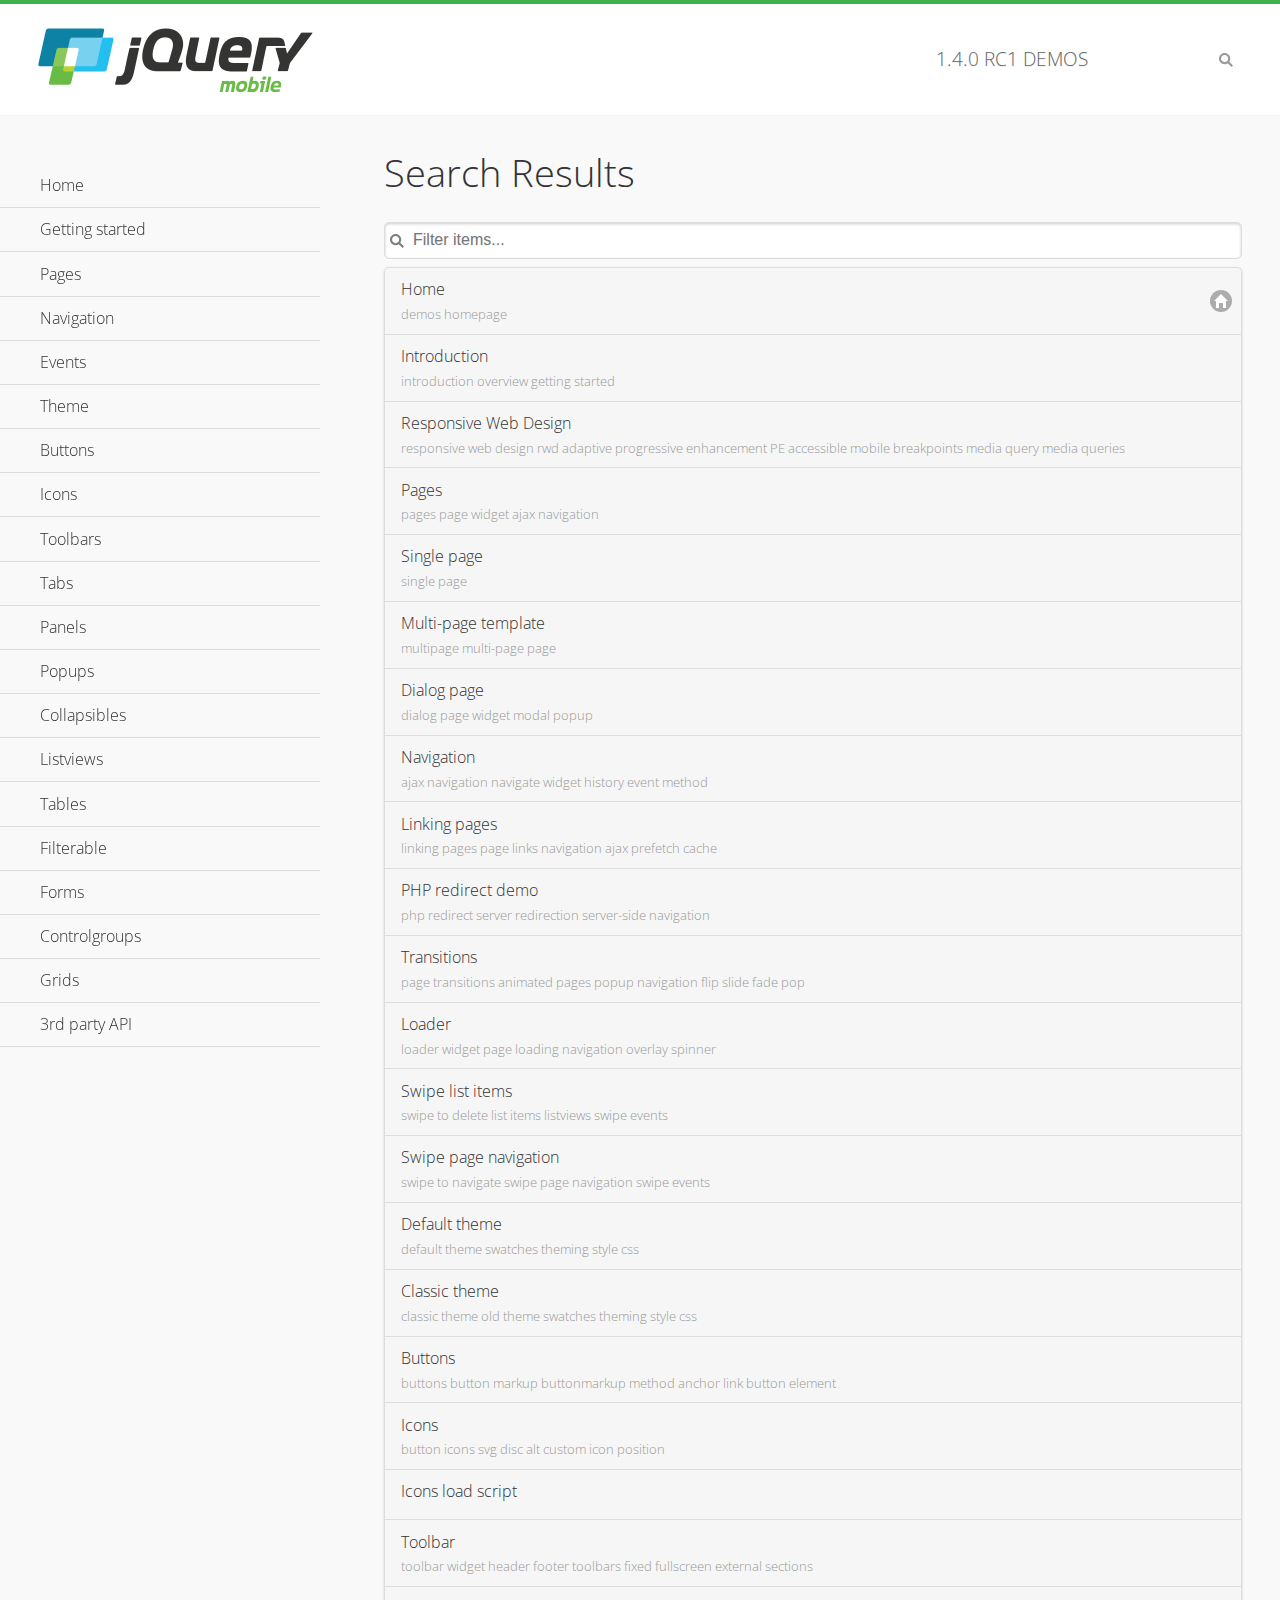
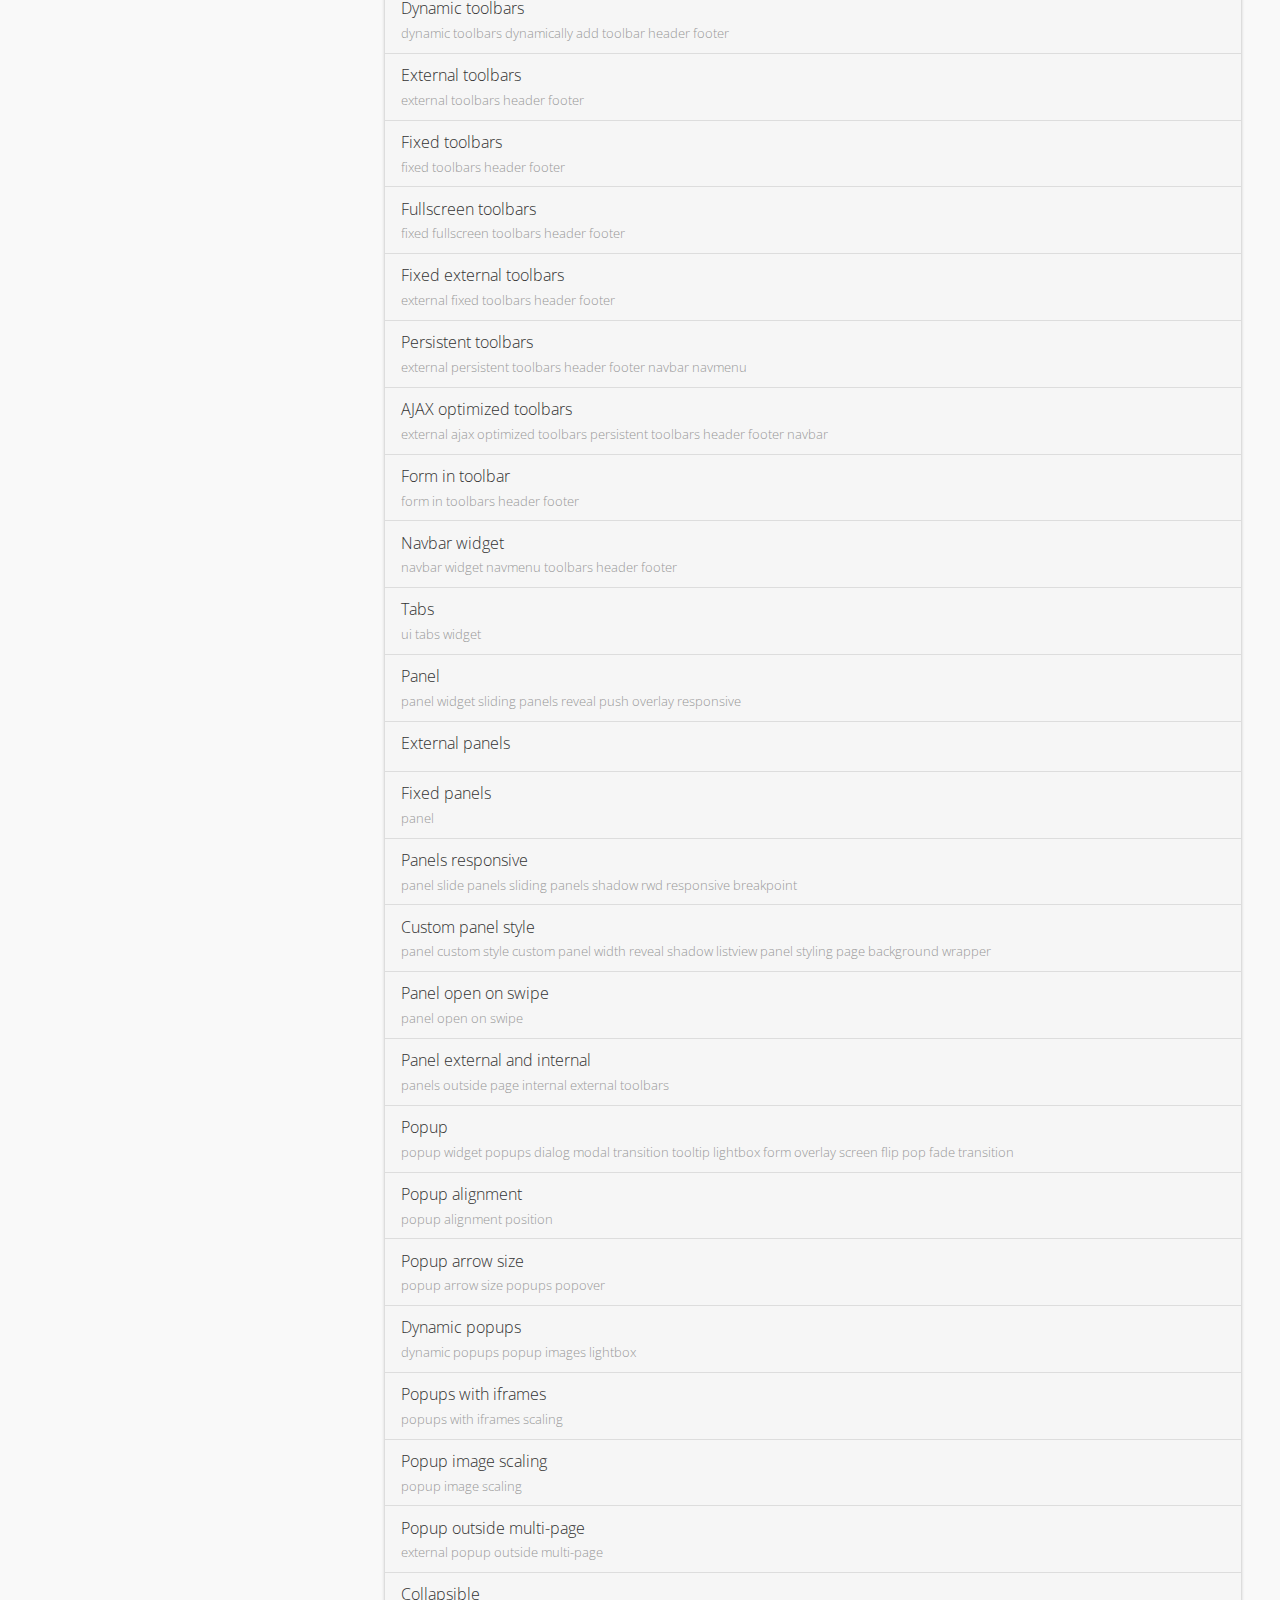
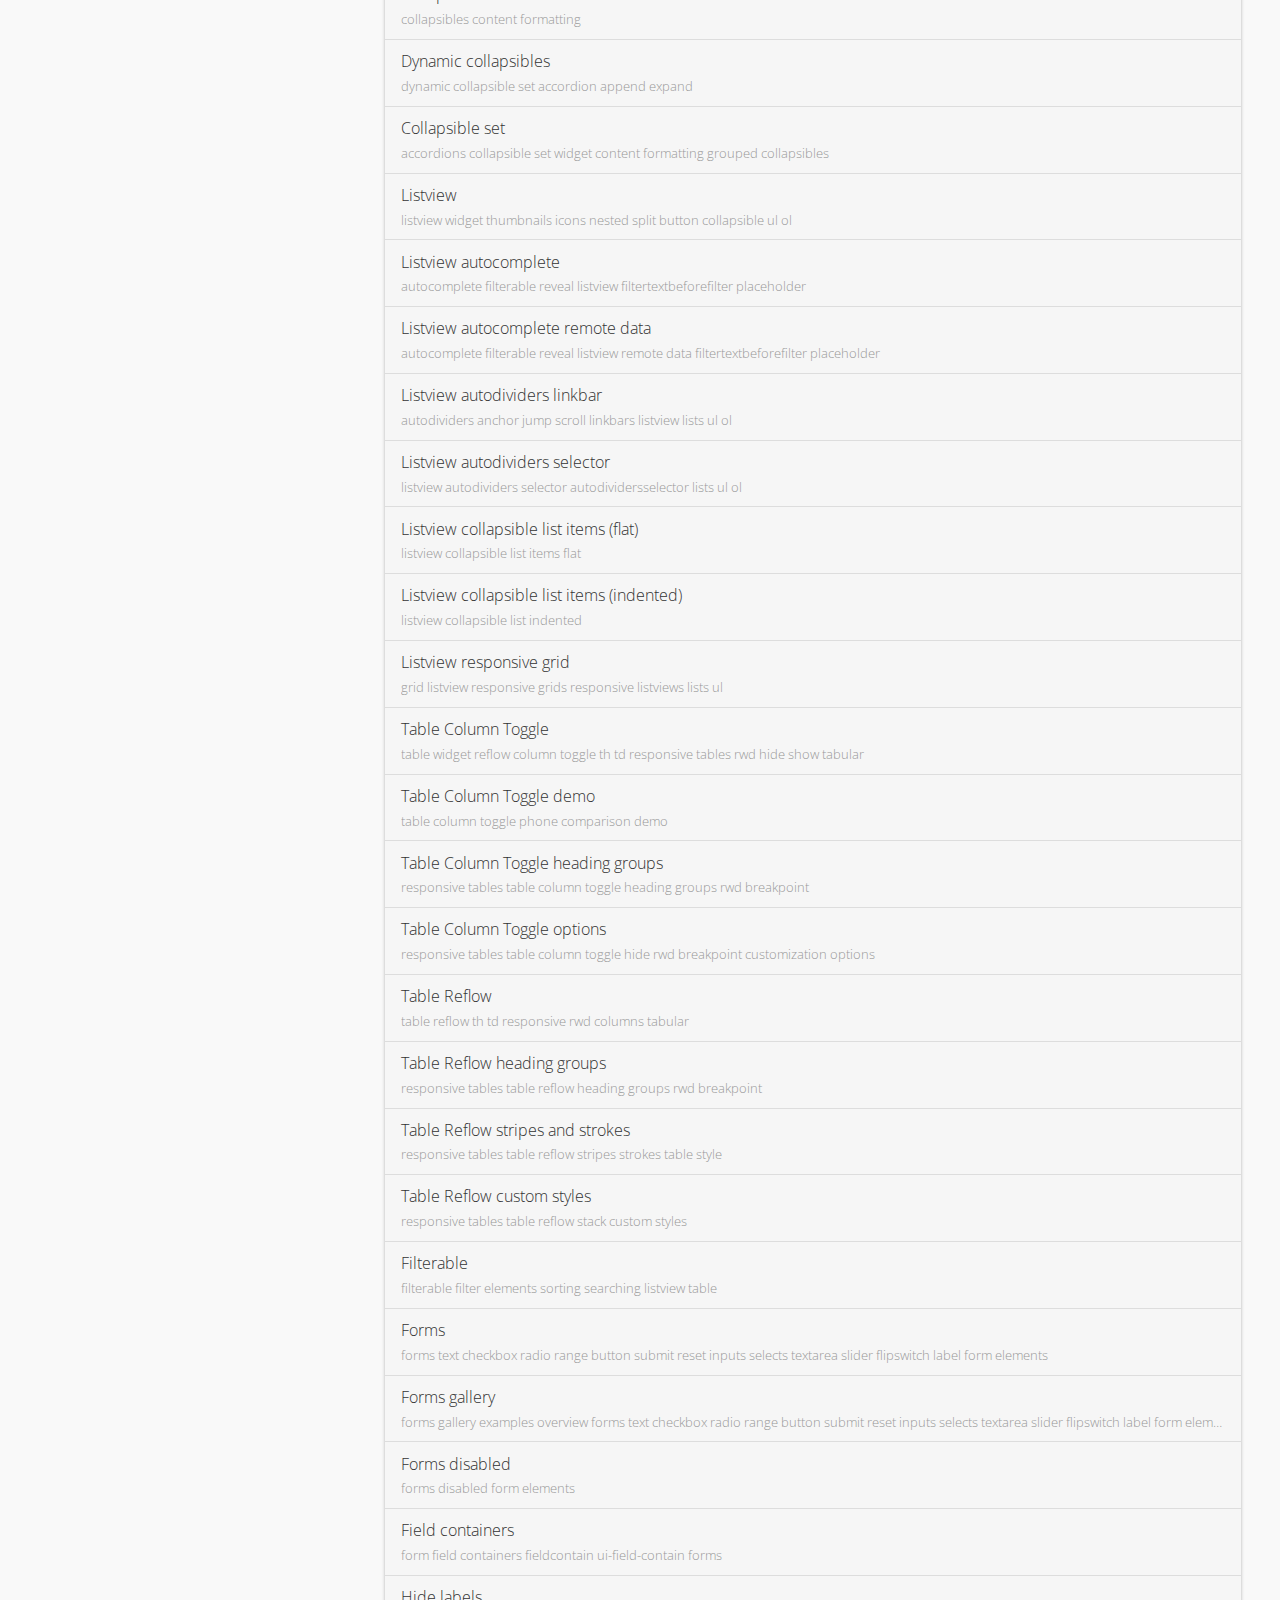
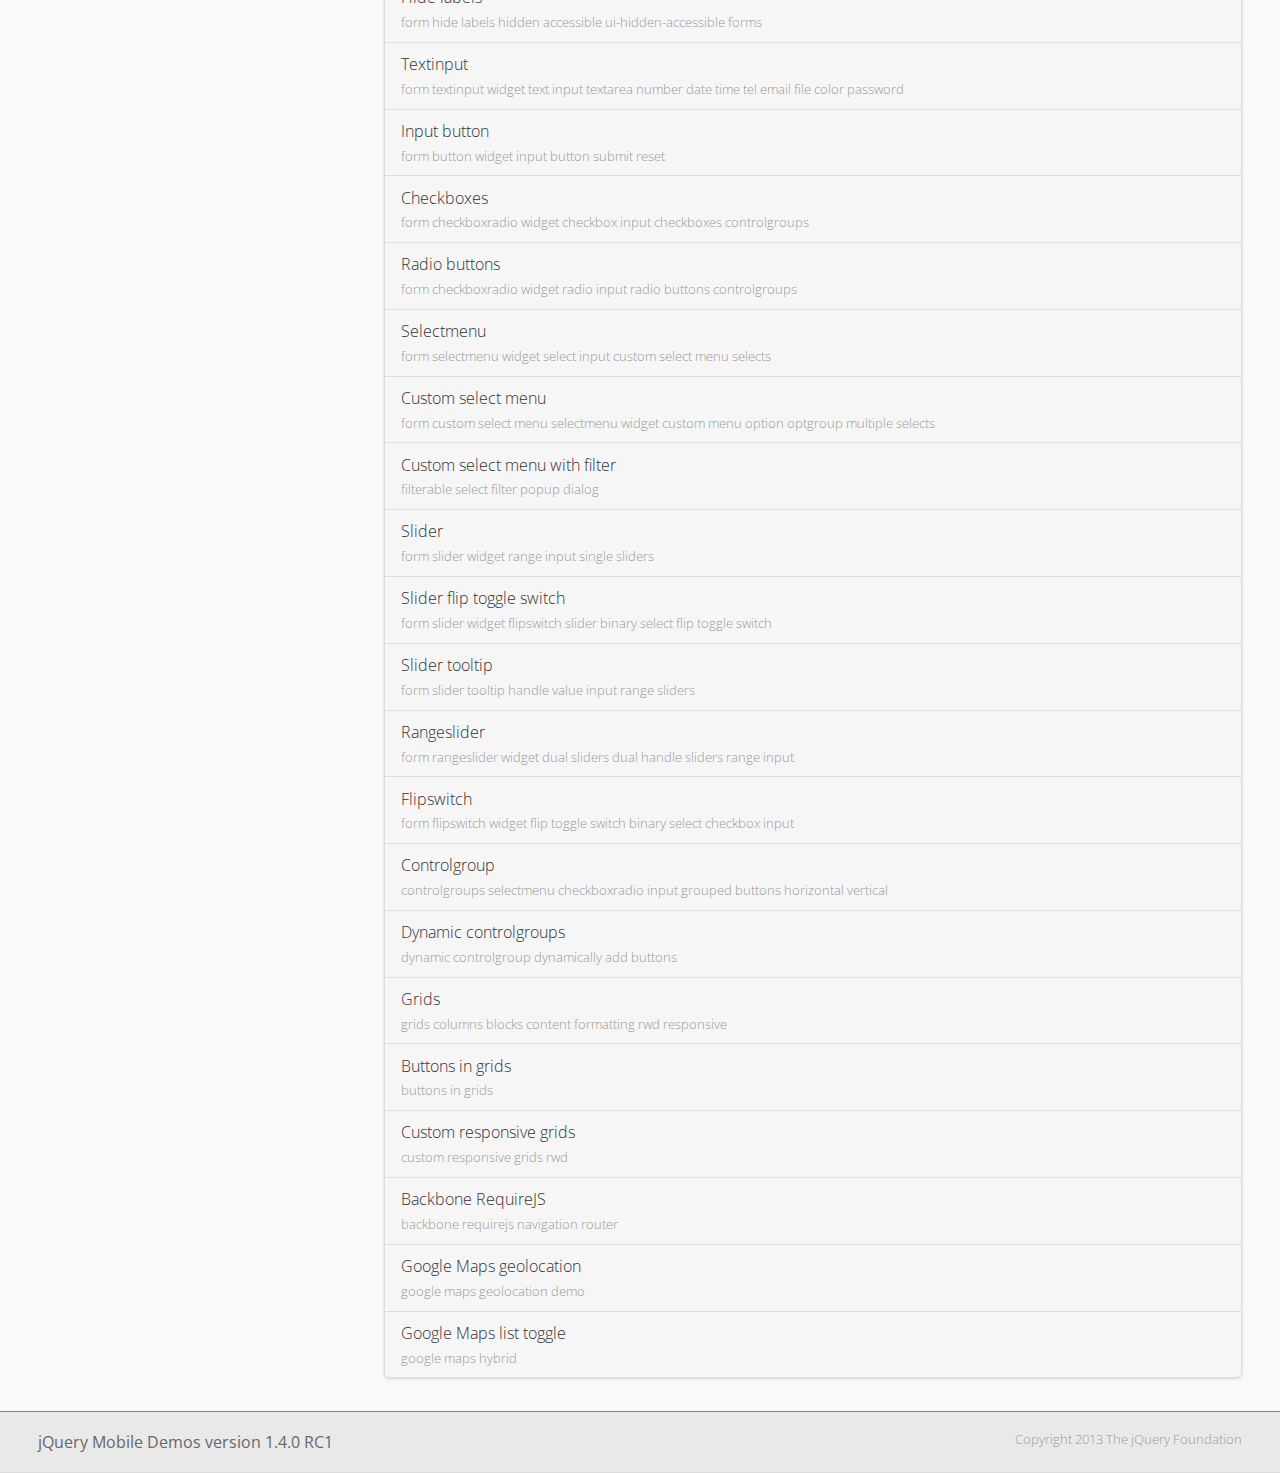
<file: high/plugins/jquery.mobile-1.4.0-rc.1/demos/_search/index.html>
<!DOCTYPE html>
<html>
<head>
	<meta charset="utf-8">
	<meta name="viewport" content="width=device-width, initial-scale=1">
	<title>jQuery Mobile Demos</title>
	<link rel="stylesheet" href="../css/themes/default/jquery.mobile-1.4.0-rc.1.min.css">
	<link rel="stylesheet" href="../_assets/css/jqm-demos.css">
	<link rel="shortcut icon" href="../_assets/favicon.ico">
    <link rel="stylesheet" href="http://fonts.googleapis.com/css?family=Open+Sans:300,400,700">
	<script src="../js/jquery.js"></script>
	<script src="../_assets/js/index.js"></script>
	<script src="../js/jquery.mobile-1.4.0-rc.1.min.js"></script>

</head>
<body>
<div data-role="page" class="jqm-demos jqm-demos-index jqm-demos-search-results">

	<div data-role="header" class="jqm-header">
		<h2><a href="../" title="jQuery Mobile Demos home"><img src="../_assets/img/jquery-logo.png" alt="jQuery Mobile"></a></h2>
		<p><span class="jqm-version"></span> Demos</p>
		<a href="#" class="jqm-navmenu-link ui-btn ui-btn-icon-notext ui-corner-all ui-icon-bars ui-nodisc-icon ui-alt-icon ui-btn-left">Menu</a>
		<a href="#" class="jqm-search-link ui-btn ui-btn-icon-notext ui-corner-all ui-icon-search ui-nodisc-icon ui-alt-icon ui-btn-right">Search</a>
	</div><!-- /header -->

	<div role="main" class="ui-content jqm-content">

		<h1>Search Results</h1>

        <div class="jqm-search-results-wrap">
	        <ul class="jqm-list jqm-search-results-list">
<li data-filtertext="demos homepage" data-icon="home"><a href=".././">Home</a></li>
<li data-role="collapsible" data-collapsed-icon="carat-d" data-expanded-icon="carat-u" data-iconpos="right" data-inset="false">
	<h3>Getting started</h3>
	<ul>
		<li data-filtertext="introduction overview getting started"><a href="../intro/" data-ajax="false">Introduction</a></li>
		<li data-filtertext="responsive web design rwd adaptive progressive enhancement PE accessible mobile breakpoints media query media queries"><a href="../rwd/" data-ajax="false">Responsive Web Design</a></li>
	</ul>
</li>
<li data-role="collapsible" data-collapsed-icon="carat-d" data-expanded-icon="carat-u" data-iconpos="right" data-inset="false">
	<h3>Pages</h3>
	<ul>
		<li data-filtertext="pages page widget ajax navigation"><a href="../pages/" data-ajax="false">Pages</a></li>
		<li data-filtertext="single page"><a href="../pages-single-page/" data-ajax="false">Single page</a></li>
		<li data-filtertext="multipage multi-page page"><a href="../pages-multi-page/" data-ajax="false">Multi-page template</a></li>
		<li data-filtertext="dialog page widget modal popup"><a href="../pages-dialog/" data-ajax="false">Dialog page</a></li>
	</ul>
</li>
<li data-role="collapsible" data-collapsed-icon="carat-d" data-expanded-icon="carat-u" data-iconpos="right" data-inset="false">
	<h3>Navigation</h3>
	<ul>
		<li data-filtertext="ajax navigation navigate widget history event method"><a href="../navigation/" data-ajax="false">Navigation</a></li>
		<li data-filtertext="linking pages page links navigation ajax prefetch cache"><a href="../navigation-linking-pages/" data-ajax="false">Linking pages</a></li>
		<li data-filtertext="php redirect server redirection server-side navigation"><a href="../navigation-php-redirect/" data-ajax="false">PHP redirect demo</a></li>
		<li data-filtertext="page transitions animated pages popup navigation flip slide fade pop"><a href="../transitions/" data-ajax="false">Transitions</a></li>
		<li data-filtertext="loader widget page loading navigation overlay spinner"><a href="../loader/" data-ajax="false">Loader</a></li>
	</ul>
</li>
<li data-role="collapsible" data-collapsed-icon="carat-d" data-expanded-icon="carat-u" data-iconpos="right" data-inset="false">
	<h3>Events</h3>
	<ul>
		<li data-filtertext="swipe to delete list items listviews swipe events"><a href="../swipe-list/" data-ajax="false">Swipe list items</a></li>
		<li data-filtertext="swipe to navigate swipe page navigation swipe events"><a href="../swipe-page/" data-ajax="false">Swipe page navigation</a></li>
	</ul>
</li>
<li data-role="collapsible" data-collapsed-icon="carat-d" data-expanded-icon="carat-u" data-iconpos="right" data-inset="false">
	<h3>Theme</h3>
	<ul>
		<li data-filtertext="default theme swatches theming style css"><a href="../theme-default/" data-ajax="false">Default theme</a></li>
		<li data-filtertext="classic theme old theme swatches theming style css"><a href="../theme-classic/" data-ajax="false">Classic theme</a></li>
	</ul>
</li>
<li data-filtertext="buttons button markup buttonmarkup method anchor link button element"><a href="../button-markup/" data-ajax="false">Buttons</a></li>
<li data-role="collapsible" data-collapsed-icon="carat-d" data-expanded-icon="carat-u" data-iconpos="right" data-inset="false">
	<h3>Icons</h3>
	<ul>
		<li data-filtertext="button icons svg disc alt custom icon position"><a href="../icons/" data-ajax="false">Icons</a></li>
		<li data-filtertext=""><a href="../icons-grunticon/" data-ajax="false">Icons load script</a></li>
	</ul>
</li>
<li data-role="collapsible" data-collapsed-icon="carat-d" data-expanded-icon="carat-u" data-iconpos="right" data-inset="false">
	<h3>Toolbars</h3>
	<ul>
		<li data-filtertext="toolbar widget header footer toolbars fixed fullscreen external sections"><a href="../toolbar/" data-ajax="false">Toolbar</a></li>
		<li data-filtertext="dynamic toolbars dynamically add toolbar header footer"><a href="../toolbar-dynamic/" data-ajax="false">Dynamic toolbars</a></li>
		<li data-filtertext="external toolbars header footer"><a href="../toolbar-external/" data-ajax="false">External toolbars</a></li>
		<li data-filtertext="fixed toolbars header footer"><a href="../toolbar-fixed/" data-ajax="false">Fixed toolbars</a></li>
		<li data-filtertext="fixed fullscreen toolbars header footer"><a href="../toolbar-fixed-fullscreen/" data-ajax="false">Fullscreen toolbars</a></li>
		<li data-filtertext="external fixed toolbars header footer"><a href="../toolbar-fixed-external/" data-ajax="false">Fixed external toolbars</a></li>
		<li data-filtertext="external persistent toolbars header footer navbar navmenu"><a href="../toolbar-fixed-persistent/" data-ajax="false">Persistent toolbars</a></li>
		<li data-filtertext="external ajax optimized toolbars persistent toolbars header footer navbar"><a href="../toolbar-fixed-persistent-optimized/" data-ajax="false">AJAX optimized toolbars</a></li>
		<li data-filtertext="form in toolbars header footer"><a href="../toolbar-fixed-forms/" data-ajax="false">Form in toolbar</a></li>
		<li data-filtertext="navbar widget navmenu toolbars header footer"><a href="../navbar/" data-ajax="false">Navbar widget</a></li>
	</ul>
</li>
<li data-filtertext="ui tabs widget"><a href="../tabs/" data-ajax="false">Tabs</a></li>
<li data-role="collapsible" data-collapsed-icon="carat-d" data-expanded-icon="carat-u" data-iconpos="right" data-inset="false">
	<h3>Panels</h3>
	<ul>
		<li data-filtertext="panel widget sliding panels reveal push overlay responsive"><a href="../panel/" data-ajax="false">Panel</a></li>
		<li data-filtertext=""><a href="../panel-external/" data-ajax="false">External panels</a></li>
		<li data-filtertext="panel "><a href="../panel-fixed/" data-ajax="false">Fixed panels</a></li>
		<li data-filtertext="panel slide panels sliding panels shadow rwd responsive breakpoint"><a href="../panel-responsive/" data-ajax="false">Panels responsive</a></li>
		<li data-filtertext="panel custom style custom panel width reveal shadow listview panel styling page background wrapper"><a href="../panel-styling/" data-ajax="false">Custom panel style</a></li>
		<li data-filtertext="panel open on swipe"><a href="../panel-swipe-open/" data-ajax="false">Panel open on swipe</a></li>
		<li data-filtertext="panels outside page internal external toolbars"><a href="../panel-external-internal/" data-ajax="false">Panel external and internal</a></li>
	</ul>
</li>
<li data-role="collapsible" data-collapsed-icon="carat-d" data-expanded-icon="carat-u" data-iconpos="right" data-inset="false">
	<h3>Popups</h3>
	<ul>
		<li data-filtertext="popup widget popups dialog modal transition tooltip lightbox form overlay screen flip pop fade transition"><a href="../popup/" data-ajax="false">Popup</a></li>
		<li data-filtertext="popup alignment position"><a href="../popup-alignment/" data-ajax="false">Popup alignment</a></li>
		<li data-filtertext="popup arrow size popups popover"><a href="../popup-arrow-size/" data-ajax="false">Popup arrow size</a></li>
		<li data-filtertext="dynamic popups popup images lightbox"><a href="../popup-dynamic/" data-ajax="false">Dynamic popups</a></li>
		<li data-filtertext="popups with iframes scaling"><a href="../popup-iframe/" data-ajax="false">Popups with iframes</a></li>
		<li data-filtertext="popup image scaling"><a href="../popup-image-scaling/" data-ajax="false">Popup image scaling</a></li>
		<li data-filtertext="external popup outside multi-page"><a href="../popup-outside-multipage" data-ajax="false">Popup outside multi-page</a></li>
	</ul>
</li>
<li data-role="collapsible" data-collapsed-icon="carat-d" data-expanded-icon="carat-u" data-iconpos="right" data-inset="false">
	<h3>Collapsibles</h3>
	<ul>
		<li data-filtertext="collapsibles content formatting"><a href="../collapsible/" data-ajax="false">Collapsible</a></li>
		<li data-filtertext="dynamic collapsible set accordion append expand"><a href="../collapsible-dynamic/" data-ajax="false">Dynamic collapsibles</a></li>
		<li data-filtertext="accordions collapsible set widget content formatting grouped collapsibles"><a href="../collapsibleset/" data-ajax="false">Collapsible set</a></li>
	</ul>
</li>
<li data-role="collapsible" data-collapsed-icon="carat-d" data-expanded-icon="carat-u" data-iconpos="right" data-inset="false">
	<h3>Listviews</h3>
	<ul>
		<li data-filtertext="listview widget thumbnails icons nested split button collapsible ul ol"><a href="../listview/" data-ajax="false">Listview</a></li>
		<li data-filtertext="autocomplete filterable reveal listview filtertextbeforefilter placeholder"><a href="../listview-autocomplete/" data-ajax="false">Listview autocomplete</a></li>
		<li data-filtertext="autocomplete filterable reveal listview remote data filtertextbeforefilter placeholder"><a href="../listview-autocomplete-remote/" data-ajax="false">Listview autocomplete remote data</a></li>
		<li data-filtertext="autodividers anchor jump scroll linkbars listview lists ul ol"><a href="../listview-autodividers-linkbar/" data-ajax="false">Listview autodividers linkbar</a></li>
		<li data-filtertext="listview autodividers selector autodividersselector lists ul ol"><a href="../listview-autodividers-selector/" data-ajax="false">Listview autodividers selector</a></li>
		<li data-filtertext="listview collapsible list items flat"><a href="../listview-collapsible-item-flat/" data-ajax="false">Listview collapsible list items (flat)</a></li>
		<li data-filtertext="listview collapsible list indented"><a href="../listview-collapsible-item-indented/" data-ajax="false">Listview collapsible list items (indented)</a></li>
		<li data-filtertext="grid listview responsive grids responsive listviews lists ul"><a href="../listview-grid/" data-ajax="false">Listview responsive grid</a></li>
	</ul>
</li>
<li data-role="collapsible" data-collapsed-icon="carat-d" data-expanded-icon="carat-u" data-iconpos="right" data-inset="false">
	<h3>Tables</h3>
	<ul>
		<li data-filtertext="table widget reflow column toggle th td responsive tables rwd hide show tabular"><a href="../table-column-toggle/" data-ajax="false">Table Column Toggle</a></li>
		<li data-filtertext="table column toggle phone comparison demo"><a href="../table-column-toggle-example/" data-ajax="false">Table Column Toggle demo</a></li>
		<li data-filtertext="responsive tables table column toggle heading groups rwd breakpoint"><a href="../table-column-toggle-heading-groups/" data-ajax="false">Table Column Toggle heading groups</a></li>
		<li data-filtertext="responsive tables table column toggle hide rwd breakpoint customization options"><a href="../table-column-toggle-options/" data-ajax="false">Table Column Toggle options</a></li>
		<li data-filtertext="table reflow th td responsive rwd columns tabular"><a href="../table-reflow/" data-ajax="false">Table Reflow</a></li>
		<li data-filtertext="responsive tables table reflow heading groups rwd breakpoint"><a href="../table-reflow-heading-groups/" data-ajax="false">Table Reflow heading groups</a></li>
		<li data-filtertext="responsive tables table reflow stripes strokes table style"><a href="../table-reflow-stripes-strokes/" data-ajax="false">Table Reflow stripes and strokes</a></li>
		<li data-filtertext="responsive tables table reflow stack custom styles"><a href="../table-reflow-styling/" data-ajax="false">Table Reflow custom styles</a></li>
	</ul>
</li>
<li data-filtertext="filterable filter elements sorting searching listview table"><a href="../filterable/" data-ajax="false">Filterable</a></li>
<li data-role="collapsible" data-collapsed-icon="carat-d" data-expanded-icon="carat-u" data-iconpos="right" data-inset="false">
	<h3>Forms</h3>
	<ul>
		<li data-filtertext="forms text checkbox radio range button submit reset inputs selects textarea slider flipswitch label form elements"><a href="../forms/" data-ajax="false">Forms</a></li>
		<li data-filtertext="forms gallery examples overview forms text checkbox radio range button submit reset inputs selects textarea slider flipswitch label form elements"><a href="../forms-gallery/" data-ajax="false">Forms gallery</a></li>
		<li data-filtertext="forms disabled form elements"><a href="../forms-disabled/" data-ajax="false">Forms disabled</a></li>
		<li data-filtertext="form field containers fieldcontain ui-field-contain forms"><a href="../forms-field-contain/" data-ajax="false">Field containers</a></li>
		<li data-filtertext="form hide labels hidden accessible ui-hidden-accessible forms"><a href="../forms-label-hidden-accessible/" data-ajax="false">Hide labels</a></li>

		<li data-filtertext="form textinput widget text input textarea number date time tel email file color password"><a href="../textinput/" data-ajax="false">Textinput</a></li>
		<li data-filtertext="form button widget input button submit reset"><a href="../button/" data-ajax="false">Input button</a></li>
		<li data-filtertext="form checkboxradio widget checkbox input checkboxes controlgroups"><a href="../checkboxradio-checkbox/" data-ajax="false">Checkboxes</a></li>
		<li data-filtertext="form checkboxradio widget radio input radio buttons controlgroups"><a href="../checkboxradio-radio/" data-ajax="false">Radio buttons</a></li>
		<li data-filtertext="form selectmenu widget select input custom select menu selects"><a href="../selectmenu/" data-ajax="false">Selectmenu</a></li>
		<li data-filtertext="form custom select menu selectmenu widget custom menu option optgroup multiple selects"><a href="../selectmenu-custom/" data-ajax="false">Custom select menu</a></li>
		<li data-filtertext="filterable select filter popup dialog"><a href="../selectmenu-custom-filter/" data-ajax="false">Custom select menu with filter</a></li>
		<li data-filtertext="form slider widget range input single sliders"><a href="../slider/" data-ajax="false">Slider</a></li>
		<li data-filtertext="form slider widget flipswitch slider binary select flip toggle switch"><a href="../slider-flipswitch/" data-ajax="false">Slider flip toggle switch</a></li>
		<li data-filtertext="form slider tooltip handle value input range sliders"><a href="../slider-tooltip/" data-ajax="false">Slider tooltip</a></li>
		<li data-filtertext="form rangeslider widget dual sliders dual handle sliders range input"><a href="../rangeslider/" data-ajax="false">Rangeslider</a></li>
		<li data-filtertext="form flipswitch widget flip toggle switch binary select checkbox input"><a href="../flipswitch/" data-ajax="false">Flipswitch</a></li>
	</ul>
</li>
<li data-role="collapsible" data-collapsed-icon="carat-d" data-expanded-icon="carat-u" data-iconpos="right" data-inset="false">
	<h3>Controlgroups</h3>
	<ul>
		<li data-filtertext="controlgroups selectmenu checkboxradio input grouped buttons horizontal vertical"><a href="../controlgroup/" data-ajax="false">Controlgroup</a></li>
		<li data-filtertext="dynamic controlgroup dynamically add buttons"><a href="../controlgroup-dynamic/" data-ajax="false">Dynamic controlgroups</a></li>
	</ul>
</li>
<li data-role="collapsible" data-collapsed-icon="carat-d" data-expanded-icon="carat-u" data-iconpos="right" data-inset="false">
	<h3>Grids</h3>
	<ul>
		<li data-filtertext="grids columns blocks content formatting rwd responsive"><a href="../grids/" data-ajax="false">Grids</a></li>
		<li data-filtertext="buttons in grids"><a href="../grids-buttons/" data-ajax="false">Buttons in grids</a></li>
		<li data-filtertext="custom responsive grids rwd"><a href="../grids-custom-responsive/" data-ajax="false">Custom responsive grids</a></li>
	</ul>
</li>
<li data-role="collapsible" data-collapsed-icon="carat-d" data-expanded-icon="carat-u" data-iconpos="right" data-inset="false">
	<h3>3rd party API</h3>
	<ul>
		<li data-filtertext="backbone requirejs navigation router"><a href="../backbone-requirejs/" data-ajax="false">Backbone RequireJS</a></li>
		<li data-filtertext="google maps geolocation demo"><a href="../map-geolocation/" data-ajax="false">Google Maps geolocation</a></li>
		<li data-filtertext="google maps hybrid"><a href="../map-list-toggle/" data-ajax="false">Google Maps list toggle</a></li>
	</ul>
</li>

	        </ul>
	    </div>

	</div><!-- /content -->
	    <div data-role="panel" class="jqm-navmenu-panel" data-position="left" data-display="overlay" data-theme="a">
	    	<ul class="jqm-list ui-alt-icon ui-nodisc-icon">
<li data-filtertext="demos homepage" data-icon="home"><a href=".././">Home</a></li>
<li data-role="collapsible" data-collapsed-icon="carat-d" data-expanded-icon="carat-u" data-iconpos="right" data-inset="false">
	<h3>Getting started</h3>
	<ul>
		<li data-filtertext="introduction overview getting started"><a href="../intro/" data-ajax="false">Introduction</a></li>
		<li data-filtertext="responsive web design rwd adaptive progressive enhancement PE accessible mobile breakpoints media query media queries"><a href="../rwd/" data-ajax="false">Responsive Web Design</a></li>
	</ul>
</li>
<li data-role="collapsible" data-collapsed-icon="carat-d" data-expanded-icon="carat-u" data-iconpos="right" data-inset="false">
	<h3>Pages</h3>
	<ul>
		<li data-filtertext="pages page widget ajax navigation"><a href="../pages/" data-ajax="false">Pages</a></li>
		<li data-filtertext="single page"><a href="../pages-single-page/" data-ajax="false">Single page</a></li>
		<li data-filtertext="multipage multi-page page"><a href="../pages-multi-page/" data-ajax="false">Multi-page template</a></li>
		<li data-filtertext="dialog page widget modal popup"><a href="../pages-dialog/" data-ajax="false">Dialog page</a></li>
	</ul>
</li>
<li data-role="collapsible" data-collapsed-icon="carat-d" data-expanded-icon="carat-u" data-iconpos="right" data-inset="false">
	<h3>Navigation</h3>
	<ul>
		<li data-filtertext="ajax navigation navigate widget history event method"><a href="../navigation/" data-ajax="false">Navigation</a></li>
		<li data-filtertext="linking pages page links navigation ajax prefetch cache"><a href="../navigation-linking-pages/" data-ajax="false">Linking pages</a></li>
		<li data-filtertext="php redirect server redirection server-side navigation"><a href="../navigation-php-redirect/" data-ajax="false">PHP redirect demo</a></li>
		<li data-filtertext="page transitions animated pages popup navigation flip slide fade pop"><a href="../transitions/" data-ajax="false">Transitions</a></li>
		<li data-filtertext="loader widget page loading navigation overlay spinner"><a href="../loader/" data-ajax="false">Loader</a></li>
	</ul>
</li>
<li data-role="collapsible" data-collapsed-icon="carat-d" data-expanded-icon="carat-u" data-iconpos="right" data-inset="false">
	<h3>Events</h3>
	<ul>
		<li data-filtertext="swipe to delete list items listviews swipe events"><a href="../swipe-list/" data-ajax="false">Swipe list items</a></li>
		<li data-filtertext="swipe to navigate swipe page navigation swipe events"><a href="../swipe-page/" data-ajax="false">Swipe page navigation</a></li>
	</ul>
</li>
<li data-role="collapsible" data-collapsed-icon="carat-d" data-expanded-icon="carat-u" data-iconpos="right" data-inset="false">
	<h3>Theme</h3>
	<ul>
		<li data-filtertext="default theme swatches theming style css"><a href="../theme-default/" data-ajax="false">Default theme</a></li>
		<li data-filtertext="classic theme old theme swatches theming style css"><a href="../theme-classic/" data-ajax="false">Classic theme</a></li>
	</ul>
</li>
<li data-filtertext="buttons button markup buttonmarkup method anchor link button element"><a href="../button-markup/" data-ajax="false">Buttons</a></li>
<li data-role="collapsible" data-collapsed-icon="carat-d" data-expanded-icon="carat-u" data-iconpos="right" data-inset="false">
	<h3>Icons</h3>
	<ul>
		<li data-filtertext="button icons svg disc alt custom icon position"><a href="../icons/" data-ajax="false">Icons</a></li>
		<li data-filtertext=""><a href="../icons-grunticon/" data-ajax="false">Icons load script</a></li>
	</ul>
</li>
<li data-role="collapsible" data-collapsed-icon="carat-d" data-expanded-icon="carat-u" data-iconpos="right" data-inset="false">
	<h3>Toolbars</h3>
	<ul>
		<li data-filtertext="toolbar widget header footer toolbars fixed fullscreen external sections"><a href="../toolbar/" data-ajax="false">Toolbar</a></li>
		<li data-filtertext="dynamic toolbars dynamically add toolbar header footer"><a href="../toolbar-dynamic/" data-ajax="false">Dynamic toolbars</a></li>
		<li data-filtertext="external toolbars header footer"><a href="../toolbar-external/" data-ajax="false">External toolbars</a></li>
		<li data-filtertext="fixed toolbars header footer"><a href="../toolbar-fixed/" data-ajax="false">Fixed toolbars</a></li>
		<li data-filtertext="fixed fullscreen toolbars header footer"><a href="../toolbar-fixed-fullscreen/" data-ajax="false">Fullscreen toolbars</a></li>
		<li data-filtertext="external fixed toolbars header footer"><a href="../toolbar-fixed-external/" data-ajax="false">Fixed external toolbars</a></li>
		<li data-filtertext="external persistent toolbars header footer navbar navmenu"><a href="../toolbar-fixed-persistent/" data-ajax="false">Persistent toolbars</a></li>
		<li data-filtertext="external ajax optimized toolbars persistent toolbars header footer navbar"><a href="../toolbar-fixed-persistent-optimized/" data-ajax="false">AJAX optimized toolbars</a></li>
		<li data-filtertext="form in toolbars header footer"><a href="../toolbar-fixed-forms/" data-ajax="false">Form in toolbar</a></li>
		<li data-filtertext="navbar widget navmenu toolbars header footer"><a href="../navbar/" data-ajax="false">Navbar widget</a></li>
	</ul>
</li>
<li data-filtertext="ui tabs widget"><a href="../tabs/" data-ajax="false">Tabs</a></li>
<li data-role="collapsible" data-collapsed-icon="carat-d" data-expanded-icon="carat-u" data-iconpos="right" data-inset="false">
	<h3>Panels</h3>
	<ul>
		<li data-filtertext="panel widget sliding panels reveal push overlay responsive"><a href="../panel/" data-ajax="false">Panel</a></li>
		<li data-filtertext=""><a href="../panel-external/" data-ajax="false">External panels</a></li>
		<li data-filtertext="panel "><a href="../panel-fixed/" data-ajax="false">Fixed panels</a></li>
		<li data-filtertext="panel slide panels sliding panels shadow rwd responsive breakpoint"><a href="../panel-responsive/" data-ajax="false">Panels responsive</a></li>
		<li data-filtertext="panel custom style custom panel width reveal shadow listview panel styling page background wrapper"><a href="../panel-styling/" data-ajax="false">Custom panel style</a></li>
		<li data-filtertext="panel open on swipe"><a href="../panel-swipe-open/" data-ajax="false">Panel open on swipe</a></li>
		<li data-filtertext="panels outside page internal external toolbars"><a href="../panel-external-internal/" data-ajax="false">Panel external and internal</a></li>
	</ul>
</li>
<li data-role="collapsible" data-collapsed-icon="carat-d" data-expanded-icon="carat-u" data-iconpos="right" data-inset="false">
	<h3>Popups</h3>
	<ul>
		<li data-filtertext="popup widget popups dialog modal transition tooltip lightbox form overlay screen flip pop fade transition"><a href="../popup/" data-ajax="false">Popup</a></li>
		<li data-filtertext="popup alignment position"><a href="../popup-alignment/" data-ajax="false">Popup alignment</a></li>
		<li data-filtertext="popup arrow size popups popover"><a href="../popup-arrow-size/" data-ajax="false">Popup arrow size</a></li>
		<li data-filtertext="dynamic popups popup images lightbox"><a href="../popup-dynamic/" data-ajax="false">Dynamic popups</a></li>
		<li data-filtertext="popups with iframes scaling"><a href="../popup-iframe/" data-ajax="false">Popups with iframes</a></li>
		<li data-filtertext="popup image scaling"><a href="../popup-image-scaling/" data-ajax="false">Popup image scaling</a></li>
		<li data-filtertext="external popup outside multi-page"><a href="../popup-outside-multipage" data-ajax="false">Popup outside multi-page</a></li>
	</ul>
</li>
<li data-role="collapsible" data-collapsed-icon="carat-d" data-expanded-icon="carat-u" data-iconpos="right" data-inset="false">
	<h3>Collapsibles</h3>
	<ul>
		<li data-filtertext="collapsibles content formatting"><a href="../collapsible/" data-ajax="false">Collapsible</a></li>
		<li data-filtertext="dynamic collapsible set accordion append expand"><a href="../collapsible-dynamic/" data-ajax="false">Dynamic collapsibles</a></li>
		<li data-filtertext="accordions collapsible set widget content formatting grouped collapsibles"><a href="../collapsibleset/" data-ajax="false">Collapsible set</a></li>
	</ul>
</li>
<li data-role="collapsible" data-collapsed-icon="carat-d" data-expanded-icon="carat-u" data-iconpos="right" data-inset="false">
	<h3>Listviews</h3>
	<ul>
		<li data-filtertext="listview widget thumbnails icons nested split button collapsible ul ol"><a href="../listview/" data-ajax="false">Listview</a></li>
		<li data-filtertext="autocomplete filterable reveal listview filtertextbeforefilter placeholder"><a href="../listview-autocomplete/" data-ajax="false">Listview autocomplete</a></li>
		<li data-filtertext="autocomplete filterable reveal listview remote data filtertextbeforefilter placeholder"><a href="../listview-autocomplete-remote/" data-ajax="false">Listview autocomplete remote data</a></li>
		<li data-filtertext="autodividers anchor jump scroll linkbars listview lists ul ol"><a href="../listview-autodividers-linkbar/" data-ajax="false">Listview autodividers linkbar</a></li>
		<li data-filtertext="listview autodividers selector autodividersselector lists ul ol"><a href="../listview-autodividers-selector/" data-ajax="false">Listview autodividers selector</a></li>
		<li data-filtertext="listview collapsible list items flat"><a href="../listview-collapsible-item-flat/" data-ajax="false">Listview collapsible list items (flat)</a></li>
		<li data-filtertext="listview collapsible list indented"><a href="../listview-collapsible-item-indented/" data-ajax="false">Listview collapsible list items (indented)</a></li>
		<li data-filtertext="grid listview responsive grids responsive listviews lists ul"><a href="../listview-grid/" data-ajax="false">Listview responsive grid</a></li>
	</ul>
</li>
<li data-role="collapsible" data-collapsed-icon="carat-d" data-expanded-icon="carat-u" data-iconpos="right" data-inset="false">
	<h3>Tables</h3>
	<ul>
		<li data-filtertext="table widget reflow column toggle th td responsive tables rwd hide show tabular"><a href="../table-column-toggle/" data-ajax="false">Table Column Toggle</a></li>
		<li data-filtertext="table column toggle phone comparison demo"><a href="../table-column-toggle-example/" data-ajax="false">Table Column Toggle demo</a></li>
		<li data-filtertext="responsive tables table column toggle heading groups rwd breakpoint"><a href="../table-column-toggle-heading-groups/" data-ajax="false">Table Column Toggle heading groups</a></li>
		<li data-filtertext="responsive tables table column toggle hide rwd breakpoint customization options"><a href="../table-column-toggle-options/" data-ajax="false">Table Column Toggle options</a></li>
		<li data-filtertext="table reflow th td responsive rwd columns tabular"><a href="../table-reflow/" data-ajax="false">Table Reflow</a></li>
		<li data-filtertext="responsive tables table reflow heading groups rwd breakpoint"><a href="../table-reflow-heading-groups/" data-ajax="false">Table Reflow heading groups</a></li>
		<li data-filtertext="responsive tables table reflow stripes strokes table style"><a href="../table-reflow-stripes-strokes/" data-ajax="false">Table Reflow stripes and strokes</a></li>
		<li data-filtertext="responsive tables table reflow stack custom styles"><a href="../table-reflow-styling/" data-ajax="false">Table Reflow custom styles</a></li>
	</ul>
</li>
<li data-filtertext="filterable filter elements sorting searching listview table"><a href="../filterable/" data-ajax="false">Filterable</a></li>
<li data-role="collapsible" data-collapsed-icon="carat-d" data-expanded-icon="carat-u" data-iconpos="right" data-inset="false">
	<h3>Forms</h3>
	<ul>
		<li data-filtertext="forms text checkbox radio range button submit reset inputs selects textarea slider flipswitch label form elements"><a href="../forms/" data-ajax="false">Forms</a></li>
		<li data-filtertext="forms gallery examples overview forms text checkbox radio range button submit reset inputs selects textarea slider flipswitch label form elements"><a href="../forms-gallery/" data-ajax="false">Forms gallery</a></li>
		<li data-filtertext="forms disabled form elements"><a href="../forms-disabled/" data-ajax="false">Forms disabled</a></li>
		<li data-filtertext="form field containers fieldcontain ui-field-contain forms"><a href="../forms-field-contain/" data-ajax="false">Field containers</a></li>
		<li data-filtertext="form hide labels hidden accessible ui-hidden-accessible forms"><a href="../forms-label-hidden-accessible/" data-ajax="false">Hide labels</a></li>

		<li data-filtertext="form textinput widget text input textarea number date time tel email file color password"><a href="../textinput/" data-ajax="false">Textinput</a></li>
		<li data-filtertext="form button widget input button submit reset"><a href="../button/" data-ajax="false">Input button</a></li>
		<li data-filtertext="form checkboxradio widget checkbox input checkboxes controlgroups"><a href="../checkboxradio-checkbox/" data-ajax="false">Checkboxes</a></li>
		<li data-filtertext="form checkboxradio widget radio input radio buttons controlgroups"><a href="../checkboxradio-radio/" data-ajax="false">Radio buttons</a></li>
		<li data-filtertext="form selectmenu widget select input custom select menu selects"><a href="../selectmenu/" data-ajax="false">Selectmenu</a></li>
		<li data-filtertext="form custom select menu selectmenu widget custom menu option optgroup multiple selects"><a href="../selectmenu-custom/" data-ajax="false">Custom select menu</a></li>
		<li data-filtertext="filterable select filter popup dialog"><a href="../selectmenu-custom-filter/" data-ajax="false">Custom select menu with filter</a></li>
		<li data-filtertext="form slider widget range input single sliders"><a href="../slider/" data-ajax="false">Slider</a></li>
		<li data-filtertext="form slider widget flipswitch slider binary select flip toggle switch"><a href="../slider-flipswitch/" data-ajax="false">Slider flip toggle switch</a></li>
		<li data-filtertext="form slider tooltip handle value input range sliders"><a href="../slider-tooltip/" data-ajax="false">Slider tooltip</a></li>
		<li data-filtertext="form rangeslider widget dual sliders dual handle sliders range input"><a href="../rangeslider/" data-ajax="false">Rangeslider</a></li>
		<li data-filtertext="form flipswitch widget flip toggle switch binary select checkbox input"><a href="../flipswitch/" data-ajax="false">Flipswitch</a></li>
	</ul>
</li>
<li data-role="collapsible" data-collapsed-icon="carat-d" data-expanded-icon="carat-u" data-iconpos="right" data-inset="false">
	<h3>Controlgroups</h3>
	<ul>
		<li data-filtertext="controlgroups selectmenu checkboxradio input grouped buttons horizontal vertical"><a href="../controlgroup/" data-ajax="false">Controlgroup</a></li>
		<li data-filtertext="dynamic controlgroup dynamically add buttons"><a href="../controlgroup-dynamic/" data-ajax="false">Dynamic controlgroups</a></li>
	</ul>
</li>
<li data-role="collapsible" data-collapsed-icon="carat-d" data-expanded-icon="carat-u" data-iconpos="right" data-inset="false">
	<h3>Grids</h3>
	<ul>
		<li data-filtertext="grids columns blocks content formatting rwd responsive"><a href="../grids/" data-ajax="false">Grids</a></li>
		<li data-filtertext="buttons in grids"><a href="../grids-buttons/" data-ajax="false">Buttons in grids</a></li>
		<li data-filtertext="custom responsive grids rwd"><a href="../grids-custom-responsive/" data-ajax="false">Custom responsive grids</a></li>
	</ul>
</li>
<li data-role="collapsible" data-collapsed-icon="carat-d" data-expanded-icon="carat-u" data-iconpos="right" data-inset="false">
	<h3>3rd party API</h3>
	<ul>
		<li data-filtertext="backbone requirejs navigation router"><a href="../backbone-requirejs/" data-ajax="false">Backbone RequireJS</a></li>
		<li data-filtertext="google maps geolocation demo"><a href="../map-geolocation/" data-ajax="false">Google Maps geolocation</a></li>
		<li data-filtertext="google maps hybrid"><a href="../map-list-toggle/" data-ajax="false">Google Maps list toggle</a></li>
	</ul>
</li>

		     </ul>
		</div><!-- /panel -->


	<div data-role="footer" data-position="fixed" data-tap-toggle="false" class="jqm-footer">
		<p>jQuery Mobile Demos version <span class="jqm-version"></span></p>
		<p>Copyright 2013 The jQuery Foundation</p>
	</div><!-- /footer -->
	<!-- TODO: This should become an external panel so we can add input to markup (unique ID) -->
    <div data-role="panel" class="jqm-search-panel" data-position="right" data-display="overlay" data-theme="a">
		<div class="jqm-search">
			<ul class="jqm-list" data-filter-placeholder="Search demos..." data-filter-reveal="true">
<li data-filtertext="demos homepage" data-icon="home"><a href=".././">Home</a></li>
<li data-role="collapsible" data-collapsed-icon="carat-d" data-expanded-icon="carat-u" data-iconpos="right" data-inset="false">
	<h3>Getting started</h3>
	<ul>
		<li data-filtertext="introduction overview getting started"><a href="../intro/" data-ajax="false">Introduction</a></li>
		<li data-filtertext="responsive web design rwd adaptive progressive enhancement PE accessible mobile breakpoints media query media queries"><a href="../rwd/" data-ajax="false">Responsive Web Design</a></li>
	</ul>
</li>
<li data-role="collapsible" data-collapsed-icon="carat-d" data-expanded-icon="carat-u" data-iconpos="right" data-inset="false">
	<h3>Pages</h3>
	<ul>
		<li data-filtertext="pages page widget ajax navigation"><a href="../pages/" data-ajax="false">Pages</a></li>
		<li data-filtertext="single page"><a href="../pages-single-page/" data-ajax="false">Single page</a></li>
		<li data-filtertext="multipage multi-page page"><a href="../pages-multi-page/" data-ajax="false">Multi-page template</a></li>
		<li data-filtertext="dialog page widget modal popup"><a href="../pages-dialog/" data-ajax="false">Dialog page</a></li>
	</ul>
</li>
<li data-role="collapsible" data-collapsed-icon="carat-d" data-expanded-icon="carat-u" data-iconpos="right" data-inset="false">
	<h3>Navigation</h3>
	<ul>
		<li data-filtertext="ajax navigation navigate widget history event method"><a href="../navigation/" data-ajax="false">Navigation</a></li>
		<li data-filtertext="linking pages page links navigation ajax prefetch cache"><a href="../navigation-linking-pages/" data-ajax="false">Linking pages</a></li>
		<li data-filtertext="php redirect server redirection server-side navigation"><a href="../navigation-php-redirect/" data-ajax="false">PHP redirect demo</a></li>
		<li data-filtertext="page transitions animated pages popup navigation flip slide fade pop"><a href="../transitions/" data-ajax="false">Transitions</a></li>
		<li data-filtertext="loader widget page loading navigation overlay spinner"><a href="../loader/" data-ajax="false">Loader</a></li>
	</ul>
</li>
<li data-role="collapsible" data-collapsed-icon="carat-d" data-expanded-icon="carat-u" data-iconpos="right" data-inset="false">
	<h3>Events</h3>
	<ul>
		<li data-filtertext="swipe to delete list items listviews swipe events"><a href="../swipe-list/" data-ajax="false">Swipe list items</a></li>
		<li data-filtertext="swipe to navigate swipe page navigation swipe events"><a href="../swipe-page/" data-ajax="false">Swipe page navigation</a></li>
	</ul>
</li>
<li data-role="collapsible" data-collapsed-icon="carat-d" data-expanded-icon="carat-u" data-iconpos="right" data-inset="false">
	<h3>Theme</h3>
	<ul>
		<li data-filtertext="default theme swatches theming style css"><a href="../theme-default/" data-ajax="false">Default theme</a></li>
		<li data-filtertext="classic theme old theme swatches theming style css"><a href="../theme-classic/" data-ajax="false">Classic theme</a></li>
	</ul>
</li>
<li data-filtertext="buttons button markup buttonmarkup method anchor link button element"><a href="../button-markup/" data-ajax="false">Buttons</a></li>
<li data-role="collapsible" data-collapsed-icon="carat-d" data-expanded-icon="carat-u" data-iconpos="right" data-inset="false">
	<h3>Icons</h3>
	<ul>
		<li data-filtertext="button icons svg disc alt custom icon position"><a href="../icons/" data-ajax="false">Icons</a></li>
		<li data-filtertext=""><a href="../icons-grunticon/" data-ajax="false">Icons load script</a></li>
	</ul>
</li>
<li data-role="collapsible" data-collapsed-icon="carat-d" data-expanded-icon="carat-u" data-iconpos="right" data-inset="false">
	<h3>Toolbars</h3>
	<ul>
		<li data-filtertext="toolbar widget header footer toolbars fixed fullscreen external sections"><a href="../toolbar/" data-ajax="false">Toolbar</a></li>
		<li data-filtertext="dynamic toolbars dynamically add toolbar header footer"><a href="../toolbar-dynamic/" data-ajax="false">Dynamic toolbars</a></li>
		<li data-filtertext="external toolbars header footer"><a href="../toolbar-external/" data-ajax="false">External toolbars</a></li>
		<li data-filtertext="fixed toolbars header footer"><a href="../toolbar-fixed/" data-ajax="false">Fixed toolbars</a></li>
		<li data-filtertext="fixed fullscreen toolbars header footer"><a href="../toolbar-fixed-fullscreen/" data-ajax="false">Fullscreen toolbars</a></li>
		<li data-filtertext="external fixed toolbars header footer"><a href="../toolbar-fixed-external/" data-ajax="false">Fixed external toolbars</a></li>
		<li data-filtertext="external persistent toolbars header footer navbar navmenu"><a href="../toolbar-fixed-persistent/" data-ajax="false">Persistent toolbars</a></li>
		<li data-filtertext="external ajax optimized toolbars persistent toolbars header footer navbar"><a href="../toolbar-fixed-persistent-optimized/" data-ajax="false">AJAX optimized toolbars</a></li>
		<li data-filtertext="form in toolbars header footer"><a href="../toolbar-fixed-forms/" data-ajax="false">Form in toolbar</a></li>
		<li data-filtertext="navbar widget navmenu toolbars header footer"><a href="../navbar/" data-ajax="false">Navbar widget</a></li>
	</ul>
</li>
<li data-filtertext="ui tabs widget"><a href="../tabs/" data-ajax="false">Tabs</a></li>
<li data-role="collapsible" data-collapsed-icon="carat-d" data-expanded-icon="carat-u" data-iconpos="right" data-inset="false">
	<h3>Panels</h3>
	<ul>
		<li data-filtertext="panel widget sliding panels reveal push overlay responsive"><a href="../panel/" data-ajax="false">Panel</a></li>
		<li data-filtertext=""><a href="../panel-external/" data-ajax="false">External panels</a></li>
		<li data-filtertext="panel "><a href="../panel-fixed/" data-ajax="false">Fixed panels</a></li>
		<li data-filtertext="panel slide panels sliding panels shadow rwd responsive breakpoint"><a href="../panel-responsive/" data-ajax="false">Panels responsive</a></li>
		<li data-filtertext="panel custom style custom panel width reveal shadow listview panel styling page background wrapper"><a href="../panel-styling/" data-ajax="false">Custom panel style</a></li>
		<li data-filtertext="panel open on swipe"><a href="../panel-swipe-open/" data-ajax="false">Panel open on swipe</a></li>
		<li data-filtertext="panels outside page internal external toolbars"><a href="../panel-external-internal/" data-ajax="false">Panel external and internal</a></li>
	</ul>
</li>
<li data-role="collapsible" data-collapsed-icon="carat-d" data-expanded-icon="carat-u" data-iconpos="right" data-inset="false">
	<h3>Popups</h3>
	<ul>
		<li data-filtertext="popup widget popups dialog modal transition tooltip lightbox form overlay screen flip pop fade transition"><a href="../popup/" data-ajax="false">Popup</a></li>
		<li data-filtertext="popup alignment position"><a href="../popup-alignment/" data-ajax="false">Popup alignment</a></li>
		<li data-filtertext="popup arrow size popups popover"><a href="../popup-arrow-size/" data-ajax="false">Popup arrow size</a></li>
		<li data-filtertext="dynamic popups popup images lightbox"><a href="../popup-dynamic/" data-ajax="false">Dynamic popups</a></li>
		<li data-filtertext="popups with iframes scaling"><a href="../popup-iframe/" data-ajax="false">Popups with iframes</a></li>
		<li data-filtertext="popup image scaling"><a href="../popup-image-scaling/" data-ajax="false">Popup image scaling</a></li>
		<li data-filtertext="external popup outside multi-page"><a href="../popup-outside-multipage" data-ajax="false">Popup outside multi-page</a></li>
	</ul>
</li>
<li data-role="collapsible" data-collapsed-icon="carat-d" data-expanded-icon="carat-u" data-iconpos="right" data-inset="false">
	<h3>Collapsibles</h3>
	<ul>
		<li data-filtertext="collapsibles content formatting"><a href="../collapsible/" data-ajax="false">Collapsible</a></li>
		<li data-filtertext="dynamic collapsible set accordion append expand"><a href="../collapsible-dynamic/" data-ajax="false">Dynamic collapsibles</a></li>
		<li data-filtertext="accordions collapsible set widget content formatting grouped collapsibles"><a href="../collapsibleset/" data-ajax="false">Collapsible set</a></li>
	</ul>
</li>
<li data-role="collapsible" data-collapsed-icon="carat-d" data-expanded-icon="carat-u" data-iconpos="right" data-inset="false">
	<h3>Listviews</h3>
	<ul>
		<li data-filtertext="listview widget thumbnails icons nested split button collapsible ul ol"><a href="../listview/" data-ajax="false">Listview</a></li>
		<li data-filtertext="autocomplete filterable reveal listview filtertextbeforefilter placeholder"><a href="../listview-autocomplete/" data-ajax="false">Listview autocomplete</a></li>
		<li data-filtertext="autocomplete filterable reveal listview remote data filtertextbeforefilter placeholder"><a href="../listview-autocomplete-remote/" data-ajax="false">Listview autocomplete remote data</a></li>
		<li data-filtertext="autodividers anchor jump scroll linkbars listview lists ul ol"><a href="../listview-autodividers-linkbar/" data-ajax="false">Listview autodividers linkbar</a></li>
		<li data-filtertext="listview autodividers selector autodividersselector lists ul ol"><a href="../listview-autodividers-selector/" data-ajax="false">Listview autodividers selector</a></li>
		<li data-filtertext="listview collapsible list items flat"><a href="../listview-collapsible-item-flat/" data-ajax="false">Listview collapsible list items (flat)</a></li>
		<li data-filtertext="listview collapsible list indented"><a href="../listview-collapsible-item-indented/" data-ajax="false">Listview collapsible list items (indented)</a></li>
		<li data-filtertext="grid listview responsive grids responsive listviews lists ul"><a href="../listview-grid/" data-ajax="false">Listview responsive grid</a></li>
	</ul>
</li>
<li data-role="collapsible" data-collapsed-icon="carat-d" data-expanded-icon="carat-u" data-iconpos="right" data-inset="false">
	<h3>Tables</h3>
	<ul>
		<li data-filtertext="table widget reflow column toggle th td responsive tables rwd hide show tabular"><a href="../table-column-toggle/" data-ajax="false">Table Column Toggle</a></li>
		<li data-filtertext="table column toggle phone comparison demo"><a href="../table-column-toggle-example/" data-ajax="false">Table Column Toggle demo</a></li>
		<li data-filtertext="responsive tables table column toggle heading groups rwd breakpoint"><a href="../table-column-toggle-heading-groups/" data-ajax="false">Table Column Toggle heading groups</a></li>
		<li data-filtertext="responsive tables table column toggle hide rwd breakpoint customization options"><a href="../table-column-toggle-options/" data-ajax="false">Table Column Toggle options</a></li>
		<li data-filtertext="table reflow th td responsive rwd columns tabular"><a href="../table-reflow/" data-ajax="false">Table Reflow</a></li>
		<li data-filtertext="responsive tables table reflow heading groups rwd breakpoint"><a href="../table-reflow-heading-groups/" data-ajax="false">Table Reflow heading groups</a></li>
		<li data-filtertext="responsive tables table reflow stripes strokes table style"><a href="../table-reflow-stripes-strokes/" data-ajax="false">Table Reflow stripes and strokes</a></li>
		<li data-filtertext="responsive tables table reflow stack custom styles"><a href="../table-reflow-styling/" data-ajax="false">Table Reflow custom styles</a></li>
	</ul>
</li>
<li data-filtertext="filterable filter elements sorting searching listview table"><a href="../filterable/" data-ajax="false">Filterable</a></li>
<li data-role="collapsible" data-collapsed-icon="carat-d" data-expanded-icon="carat-u" data-iconpos="right" data-inset="false">
	<h3>Forms</h3>
	<ul>
		<li data-filtertext="forms text checkbox radio range button submit reset inputs selects textarea slider flipswitch label form elements"><a href="../forms/" data-ajax="false">Forms</a></li>
		<li data-filtertext="forms gallery examples overview forms text checkbox radio range button submit reset inputs selects textarea slider flipswitch label form elements"><a href="../forms-gallery/" data-ajax="false">Forms gallery</a></li>
		<li data-filtertext="forms disabled form elements"><a href="../forms-disabled/" data-ajax="false">Forms disabled</a></li>
		<li data-filtertext="form field containers fieldcontain ui-field-contain forms"><a href="../forms-field-contain/" data-ajax="false">Field containers</a></li>
		<li data-filtertext="form hide labels hidden accessible ui-hidden-accessible forms"><a href="../forms-label-hidden-accessible/" data-ajax="false">Hide labels</a></li>

		<li data-filtertext="form textinput widget text input textarea number date time tel email file color password"><a href="../textinput/" data-ajax="false">Textinput</a></li>
		<li data-filtertext="form button widget input button submit reset"><a href="../button/" data-ajax="false">Input button</a></li>
		<li data-filtertext="form checkboxradio widget checkbox input checkboxes controlgroups"><a href="../checkboxradio-checkbox/" data-ajax="false">Checkboxes</a></li>
		<li data-filtertext="form checkboxradio widget radio input radio buttons controlgroups"><a href="../checkboxradio-radio/" data-ajax="false">Radio buttons</a></li>
		<li data-filtertext="form selectmenu widget select input custom select menu selects"><a href="../selectmenu/" data-ajax="false">Selectmenu</a></li>
		<li data-filtertext="form custom select menu selectmenu widget custom menu option optgroup multiple selects"><a href="../selectmenu-custom/" data-ajax="false">Custom select menu</a></li>
		<li data-filtertext="filterable select filter popup dialog"><a href="../selectmenu-custom-filter/" data-ajax="false">Custom select menu with filter</a></li>
		<li data-filtertext="form slider widget range input single sliders"><a href="../slider/" data-ajax="false">Slider</a></li>
		<li data-filtertext="form slider widget flipswitch slider binary select flip toggle switch"><a href="../slider-flipswitch/" data-ajax="false">Slider flip toggle switch</a></li>
		<li data-filtertext="form slider tooltip handle value input range sliders"><a href="../slider-tooltip/" data-ajax="false">Slider tooltip</a></li>
		<li data-filtertext="form rangeslider widget dual sliders dual handle sliders range input"><a href="../rangeslider/" data-ajax="false">Rangeslider</a></li>
		<li data-filtertext="form flipswitch widget flip toggle switch binary select checkbox input"><a href="../flipswitch/" data-ajax="false">Flipswitch</a></li>
	</ul>
</li>
<li data-role="collapsible" data-collapsed-icon="carat-d" data-expanded-icon="carat-u" data-iconpos="right" data-inset="false">
	<h3>Controlgroups</h3>
	<ul>
		<li data-filtertext="controlgroups selectmenu checkboxradio input grouped buttons horizontal vertical"><a href="../controlgroup/" data-ajax="false">Controlgroup</a></li>
		<li data-filtertext="dynamic controlgroup dynamically add buttons"><a href="../controlgroup-dynamic/" data-ajax="false">Dynamic controlgroups</a></li>
	</ul>
</li>
<li data-role="collapsible" data-collapsed-icon="carat-d" data-expanded-icon="carat-u" data-iconpos="right" data-inset="false">
	<h3>Grids</h3>
	<ul>
		<li data-filtertext="grids columns blocks content formatting rwd responsive"><a href="../grids/" data-ajax="false">Grids</a></li>
		<li data-filtertext="buttons in grids"><a href="../grids-buttons/" data-ajax="false">Buttons in grids</a></li>
		<li data-filtertext="custom responsive grids rwd"><a href="../grids-custom-responsive/" data-ajax="false">Custom responsive grids</a></li>
	</ul>
</li>
<li data-role="collapsible" data-collapsed-icon="carat-d" data-expanded-icon="carat-u" data-iconpos="right" data-inset="false">
	<h3>3rd party API</h3>
	<ul>
		<li data-filtertext="backbone requirejs navigation router"><a href="../backbone-requirejs/" data-ajax="false">Backbone RequireJS</a></li>
		<li data-filtertext="google maps geolocation demo"><a href="../map-geolocation/" data-ajax="false">Google Maps geolocation</a></li>
		<li data-filtertext="google maps hybrid"><a href="../map-list-toggle/" data-ajax="false">Google Maps list toggle</a></li>
	</ul>
</li>

			</ul>
		</div>
	</div><!-- /panel -->


</div><!-- /page -->

</body>
</html>
</file>
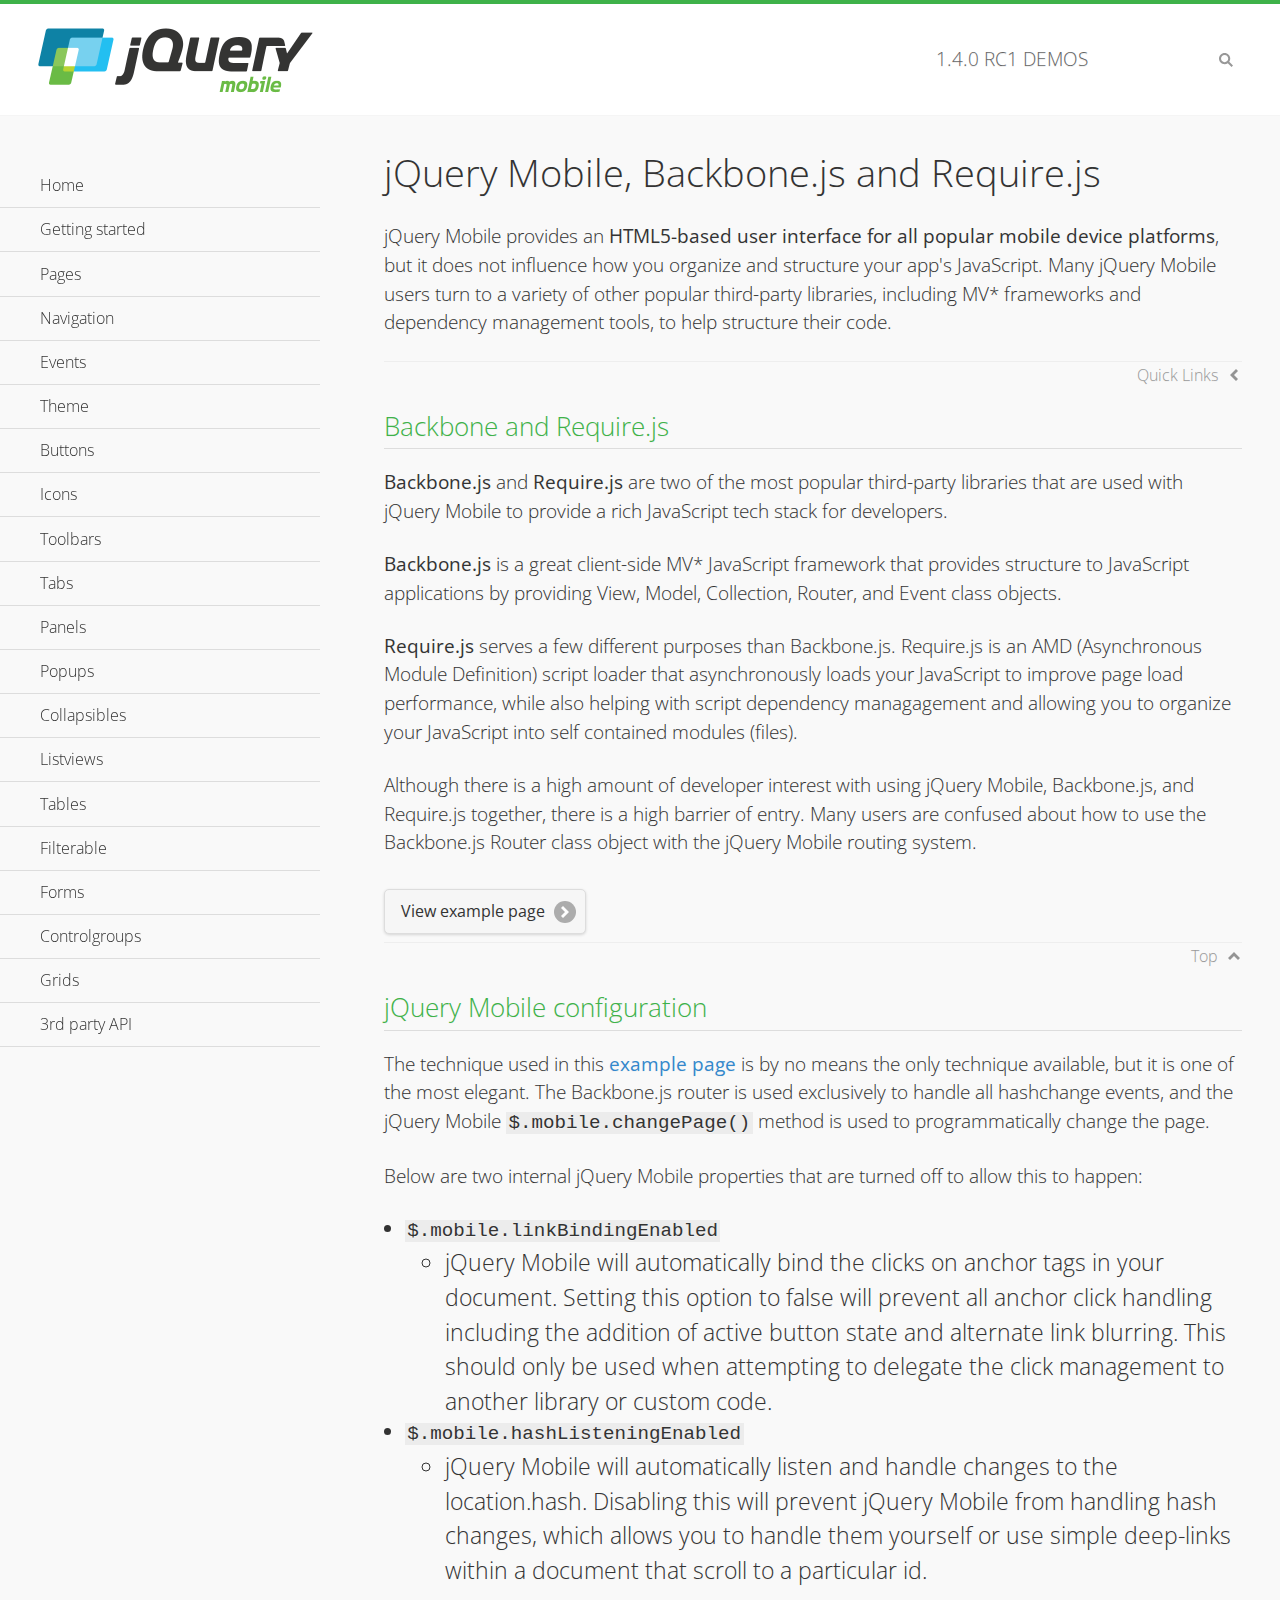
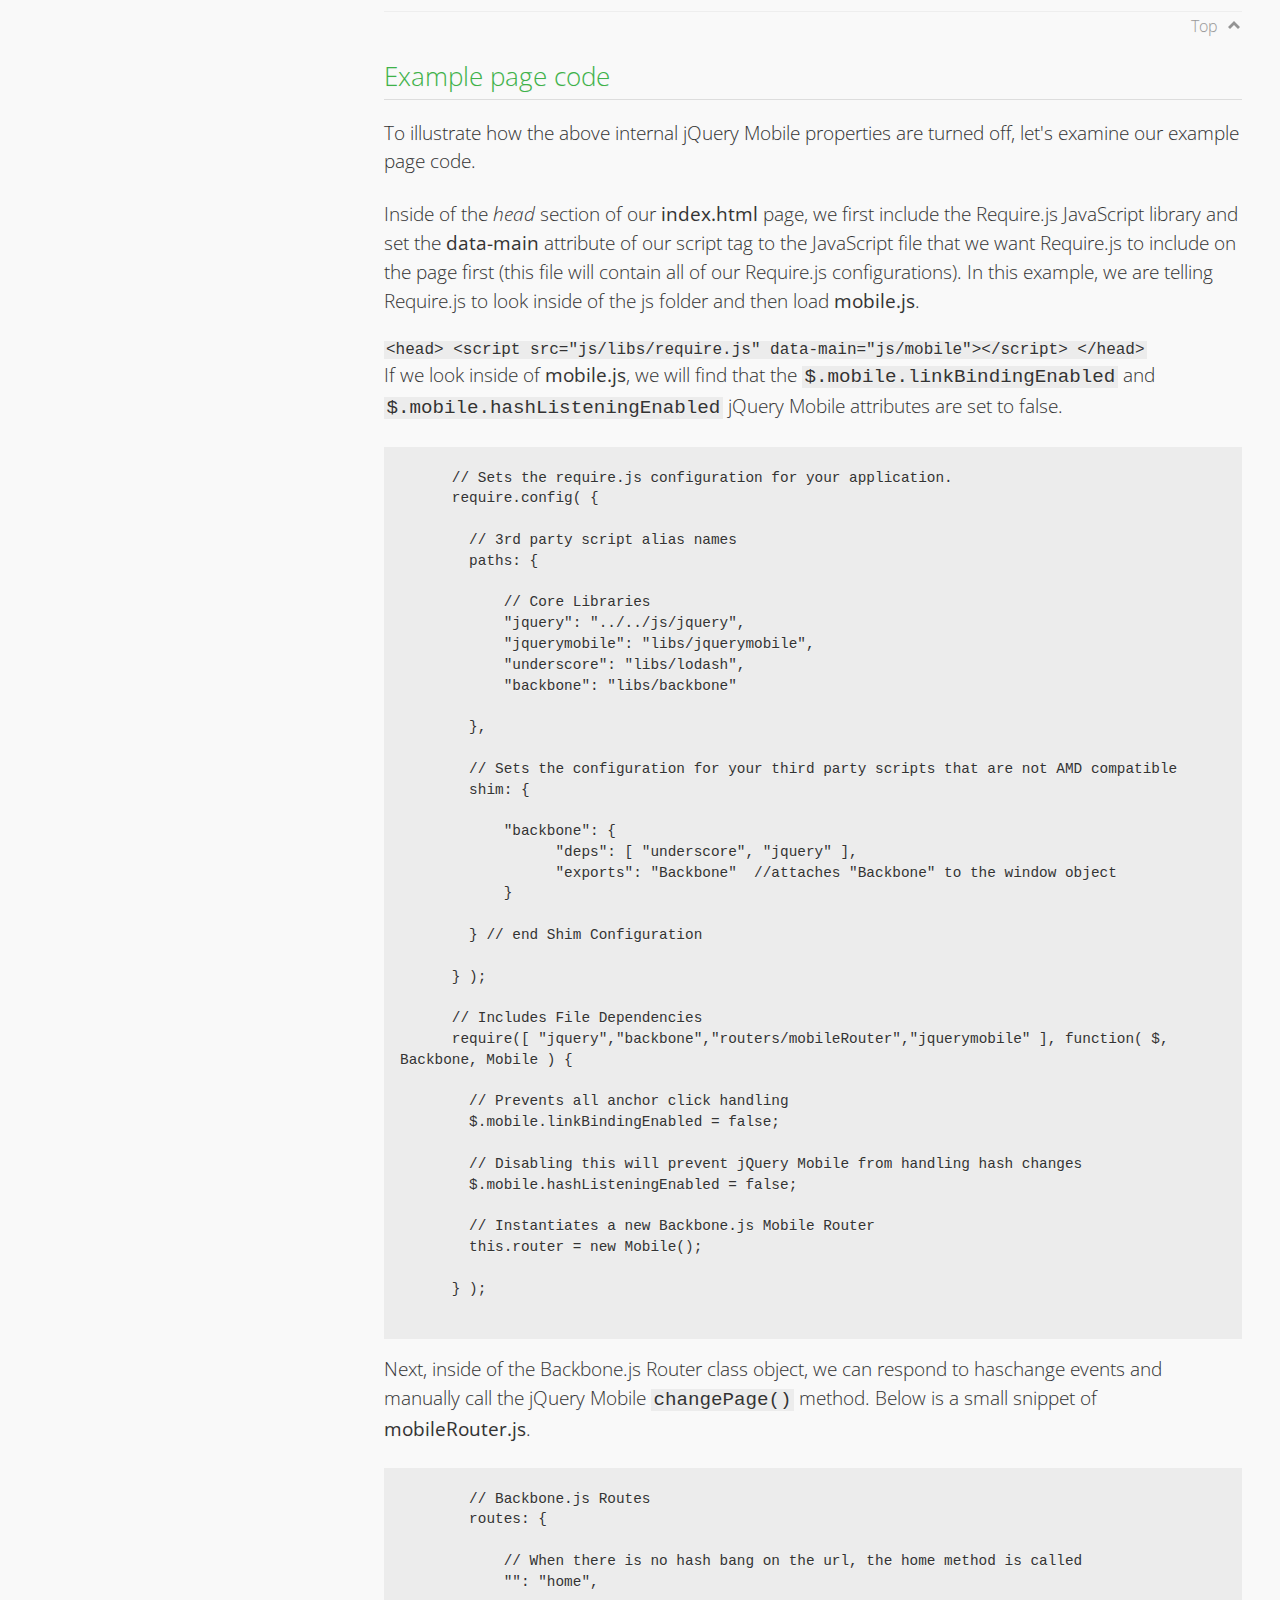
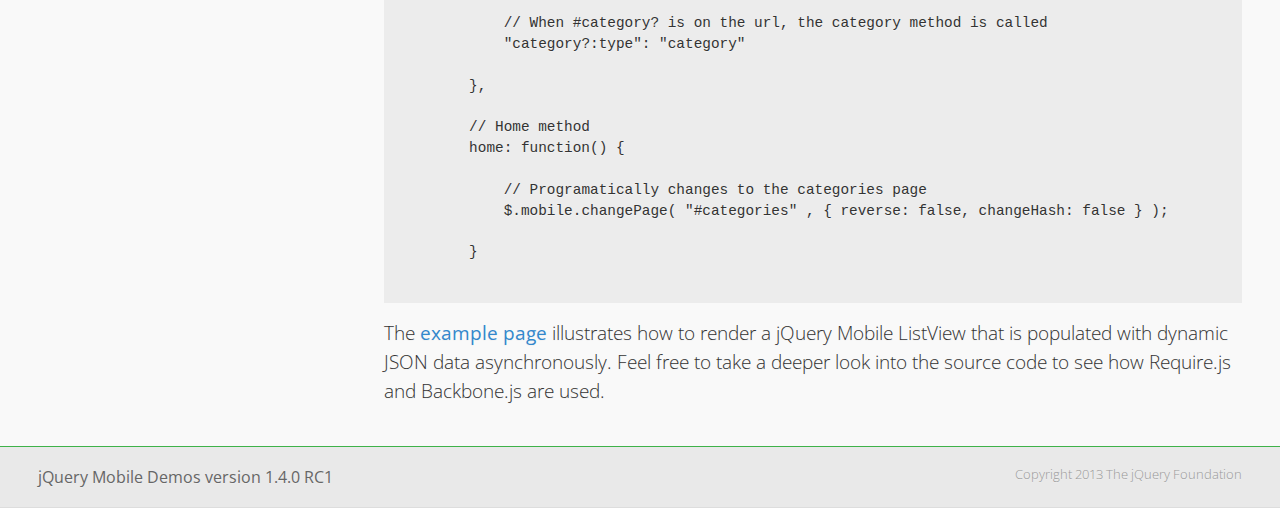
<file: high/plugins/jquery.mobile-1.4.0-rc.1/demos/backbone-requirejs/index.html>
<!DOCTYPE html>
<html>
  <head>
  <meta charset="utf-8">
  <meta name="viewport" content="width=device-width, initial-scale=1">
  <title>jQuery Mobile - Backbone.js and Require.js Apps</title>
	<link rel="shortcut icon" href="../favicon.ico">
    <link rel="stylesheet" href="http://fonts.googleapis.com/css?family=Open+Sans:300,400,700">
	<link rel="stylesheet" href="../css/themes/default/jquery.mobile-1.4.0-rc.1.min.css">
	<link rel="stylesheet" href="../_assets/css/jqm-demos.css">
	<script src="../js/jquery.js"></script>
	<script src="../_assets/js/index.js"></script>
	<script src="../js/jquery.mobile-1.4.0-rc.1.min.js"></script>

</head>
<body>
<div data-role="page" class="jqm-demos" data-quicklinks="true">

    <div data-role="header" class="jqm-header">
		<h2><a href="../" title="jQuery Mobile Demos home"><img src="../_assets/img/jquery-logo.png" alt="jQuery Mobile"></a></h2>
		<p><span class="jqm-version"></span> Demos</p>
        <a href="#" class="jqm-navmenu-link ui-btn ui-btn-icon-notext ui-corner-all ui-icon-bars ui-nodisc-icon ui-alt-icon ui-btn-left">Menu</a>
        <a href="#" class="jqm-search-link ui-btn ui-btn-icon-notext ui-corner-all ui-icon-search ui-nodisc-icon ui-alt-icon ui-btn-right">Search</a>
    </div><!-- /header -->

	<div role="main" class="ui-content jqm-content">

      <h1>jQuery Mobile, Backbone.js and Require.js</h1>
      <p>jQuery Mobile provides an <strong>HTML5-based user interface for all popular mobile device platforms</strong>, but it does not influence how you organize and structure your app's JavaScript.  Many jQuery Mobile users turn to a variety of other popular third-party libraries, including MV* frameworks and dependency management tools, to help structure their code.
      </p>

	  <h2>Backbone and Require.js</h2>
      <p><strong>Backbone.js</strong> and <strong>Require.js</strong> are two of the most popular third-party libraries that are used with jQuery Mobile to provide a rich JavaScript tech stack for developers.
      </p>
      <p><strong>Backbone.js</strong> is a great client-side MV* JavaScript framework that provides structure to JavaScript applications by providing View, Model, Collection, Router, and Event class objects.
      </p>
      <p><strong>Require.js</strong> serves a few different purposes than Backbone.js. Require.js is an AMD (Asynchronous Module Definition) script loader that asynchronously loads your JavaScript to improve page load performance, while also helping with script dependency managagement and allowing you to organize your JavaScript into self contained modules (files).
      </p>
      <p>Although there is a high amount of developer interest with using jQuery Mobile, Backbone.js, and Require.js together, there is a high barrier of entry.  Many users are confused about how to use the Backbone.js Router class object with the jQuery Mobile routing system.</p>

	   <a href="backbone-require.html" rel="external" class="ui-btn ui-btn-inline ui-corner-all ui-shadow ui-btn-icon-right ui-icon-carat-r">View example page</a>

      <h2>jQuery Mobile configuration</h2>

      <p>The technique used in this <a href="backbone-require.html" rel="external">example page</a> is by no means the only technique available, but it is one of the most elegant.  The Backbone.js router is used exclusively to handle all hashchange events, and the jQuery Mobile <code>$.mobile.changePage()</code> method is used to programmatically change the page.</p>

      <p>Below are two internal jQuery Mobile properties that are turned off to allow this to happen:</p>

      <ul>
        <li><code>$.mobile.linkBindingEnabled</code>
          <ul>
            <li>jQuery Mobile will automatically bind the clicks on anchor tags in your document. Setting this option to false will prevent all anchor click handling including the addition of active button state and alternate link blurring. This should only be used when attempting to delegate the click management to another library or custom code.</li>
            </ul>
        </li>
        <li><code>$.mobile.hashListeningEnabled</code>
          <ul>
            <li>jQuery Mobile will automatically listen and handle changes to the location.hash. Disabling this will prevent jQuery Mobile from handling hash changes, which allows you to handle them yourself or use simple deep-links within a document that scroll to a particular id.</li>
            </ul>
        </li>
      </ul>
      </p>

	  <h2>Example page code</h2>
      <p>To illustrate how the above internal jQuery Mobile properties are turned off, let's examine our example page code.</p>

      <p>Inside of the <em>head</em> section of our <strong>index.html</strong> page, we first include the Require.js JavaScript library and set the <strong>data-main</strong> attribute of our script tag to the JavaScript file that we want Require.js to include on the page first (this file will contain all of our Require.js configurations).  In this example, we are telling Require.js to look inside of the js folder and then load <strong>mobile.js</strong>.
      </p>

      <code>
        &lt;head&gt;
          &lt;script src=&quot;js/libs/require.js&quot; data-main=&quot;js/mobile&quot;&gt;&lt;/script&gt;
        &lt;/head&gt;
      </code>
      <p>If we look inside of <strong>mobile.js</strong>, we will find that the <code>$.mobile.linkBindingEnabled</code> and <code>$.mobile.hashListeningEnabled</code> jQuery Mobile attributes are set to false.
      </p>
      <pre>
      <code>
      // Sets the require.js configuration for your application.
      require.config( {

        // 3rd party script alias names
        paths: {

            // Core Libraries
            "jquery": "../../js/jquery",
            "jquerymobile": "libs/jquerymobile",
            "underscore": "libs/lodash",
            "backbone": "libs/backbone"

        },

        // Sets the configuration for your third party scripts that are not AMD compatible
        shim: {

            "backbone": {
                  "deps": [ "underscore", "jquery" ],
                  "exports": "Backbone"  //attaches "Backbone" to the window object
            }

        } // end Shim Configuration

      } );

      // Includes File Dependencies
      require([ "jquery","backbone","routers/mobileRouter","jquerymobile" ], function( $, Backbone, Mobile ) {

        // Prevents all anchor click handling
        $.mobile.linkBindingEnabled = false;

        // Disabling this will prevent jQuery Mobile from handling hash changes
        $.mobile.hashListeningEnabled = false;

        // Instantiates a new Backbone.js Mobile Router
        this.router = new Mobile();

      } );
</code>
</pre>
<p>Next, inside of the Backbone.js Router class object, we can respond to haschange events and manually call the jQuery Mobile <code>changePage()</code> method.  Below is a small snippet of <strong>mobileRouter.js</strong>.</p>
<pre>
<code>
        // Backbone.js Routes
        routes: {

            // When there is no hash bang on the url, the home method is called
            "": "home",

            // When #category? is on the url, the category method is called
            "category?:type": "category"

        },

        // Home method
        home: function() {

            // Programatically changes to the categories page
            $.mobile.changePage( "#categories" , { reverse: false, changeHash: false } );

        }
</code>
</pre>

		<p>The <a href="backbone-require.html" rel="external">example page</a> illustrates how to render a jQuery Mobile ListView that is populated with dynamic JSON data asynchronously. Feel free to take a deeper look into the source code to see how Require.js and Backbone.js are used.</p>

    </div><!-- /content -->
	    <div data-role="panel" class="jqm-navmenu-panel" data-position="left" data-display="overlay" data-theme="a">
	    	<ul class="jqm-list ui-alt-icon ui-nodisc-icon">
<li data-filtertext="demos homepage" data-icon="home"><a href=".././">Home</a></li>
<li data-role="collapsible" data-collapsed-icon="carat-d" data-expanded-icon="carat-u" data-iconpos="right" data-inset="false">
	<h3>Getting started</h3>
	<ul>
		<li data-filtertext="introduction overview getting started"><a href="../intro/" data-ajax="false">Introduction</a></li>
		<li data-filtertext="responsive web design rwd adaptive progressive enhancement PE accessible mobile breakpoints media query media queries"><a href="../rwd/" data-ajax="false">Responsive Web Design</a></li>
	</ul>
</li>
<li data-role="collapsible" data-collapsed-icon="carat-d" data-expanded-icon="carat-u" data-iconpos="right" data-inset="false">
	<h3>Pages</h3>
	<ul>
		<li data-filtertext="pages page widget ajax navigation"><a href="../pages/" data-ajax="false">Pages</a></li>
		<li data-filtertext="single page"><a href="../pages-single-page/" data-ajax="false">Single page</a></li>
		<li data-filtertext="multipage multi-page page"><a href="../pages-multi-page/" data-ajax="false">Multi-page template</a></li>
		<li data-filtertext="dialog page widget modal popup"><a href="../pages-dialog/" data-ajax="false">Dialog page</a></li>
	</ul>
</li>
<li data-role="collapsible" data-collapsed-icon="carat-d" data-expanded-icon="carat-u" data-iconpos="right" data-inset="false">
	<h3>Navigation</h3>
	<ul>
		<li data-filtertext="ajax navigation navigate widget history event method"><a href="../navigation/" data-ajax="false">Navigation</a></li>
		<li data-filtertext="linking pages page links navigation ajax prefetch cache"><a href="../navigation-linking-pages/" data-ajax="false">Linking pages</a></li>
		<li data-filtertext="php redirect server redirection server-side navigation"><a href="../navigation-php-redirect/" data-ajax="false">PHP redirect demo</a></li>
		<li data-filtertext="page transitions animated pages popup navigation flip slide fade pop"><a href="../transitions/" data-ajax="false">Transitions</a></li>
		<li data-filtertext="loader widget page loading navigation overlay spinner"><a href="../loader/" data-ajax="false">Loader</a></li>
	</ul>
</li>
<li data-role="collapsible" data-collapsed-icon="carat-d" data-expanded-icon="carat-u" data-iconpos="right" data-inset="false">
	<h3>Events</h3>
	<ul>
		<li data-filtertext="swipe to delete list items listviews swipe events"><a href="../swipe-list/" data-ajax="false">Swipe list items</a></li>
		<li data-filtertext="swipe to navigate swipe page navigation swipe events"><a href="../swipe-page/" data-ajax="false">Swipe page navigation</a></li>
	</ul>
</li>
<li data-role="collapsible" data-collapsed-icon="carat-d" data-expanded-icon="carat-u" data-iconpos="right" data-inset="false">
	<h3>Theme</h3>
	<ul>
		<li data-filtertext="default theme swatches theming style css"><a href="../theme-default/" data-ajax="false">Default theme</a></li>
		<li data-filtertext="classic theme old theme swatches theming style css"><a href="../theme-classic/" data-ajax="false">Classic theme</a></li>
	</ul>
</li>
<li data-filtertext="buttons button markup buttonmarkup method anchor link button element"><a href="../button-markup/" data-ajax="false">Buttons</a></li>
<li data-role="collapsible" data-collapsed-icon="carat-d" data-expanded-icon="carat-u" data-iconpos="right" data-inset="false">
	<h3>Icons</h3>
	<ul>
		<li data-filtertext="button icons svg disc alt custom icon position"><a href="../icons/" data-ajax="false">Icons</a></li>
		<li data-filtertext=""><a href="../icons-grunticon/" data-ajax="false">Icons load script</a></li>
	</ul>
</li>
<li data-role="collapsible" data-collapsed-icon="carat-d" data-expanded-icon="carat-u" data-iconpos="right" data-inset="false">
	<h3>Toolbars</h3>
	<ul>
		<li data-filtertext="toolbar widget header footer toolbars fixed fullscreen external sections"><a href="../toolbar/" data-ajax="false">Toolbar</a></li>
		<li data-filtertext="dynamic toolbars dynamically add toolbar header footer"><a href="../toolbar-dynamic/" data-ajax="false">Dynamic toolbars</a></li>
		<li data-filtertext="external toolbars header footer"><a href="../toolbar-external/" data-ajax="false">External toolbars</a></li>
		<li data-filtertext="fixed toolbars header footer"><a href="../toolbar-fixed/" data-ajax="false">Fixed toolbars</a></li>
		<li data-filtertext="fixed fullscreen toolbars header footer"><a href="../toolbar-fixed-fullscreen/" data-ajax="false">Fullscreen toolbars</a></li>
		<li data-filtertext="external fixed toolbars header footer"><a href="../toolbar-fixed-external/" data-ajax="false">Fixed external toolbars</a></li>
		<li data-filtertext="external persistent toolbars header footer navbar navmenu"><a href="../toolbar-fixed-persistent/" data-ajax="false">Persistent toolbars</a></li>
		<li data-filtertext="external ajax optimized toolbars persistent toolbars header footer navbar"><a href="../toolbar-fixed-persistent-optimized/" data-ajax="false">AJAX optimized toolbars</a></li>
		<li data-filtertext="form in toolbars header footer"><a href="../toolbar-fixed-forms/" data-ajax="false">Form in toolbar</a></li>
		<li data-filtertext="navbar widget navmenu toolbars header footer"><a href="../navbar/" data-ajax="false">Navbar widget</a></li>
	</ul>
</li>
<li data-filtertext="ui tabs widget"><a href="../tabs/" data-ajax="false">Tabs</a></li>
<li data-role="collapsible" data-collapsed-icon="carat-d" data-expanded-icon="carat-u" data-iconpos="right" data-inset="false">
	<h3>Panels</h3>
	<ul>
		<li data-filtertext="panel widget sliding panels reveal push overlay responsive"><a href="../panel/" data-ajax="false">Panel</a></li>
		<li data-filtertext=""><a href="../panel-external/" data-ajax="false">External panels</a></li>
		<li data-filtertext="panel "><a href="../panel-fixed/" data-ajax="false">Fixed panels</a></li>
		<li data-filtertext="panel slide panels sliding panels shadow rwd responsive breakpoint"><a href="../panel-responsive/" data-ajax="false">Panels responsive</a></li>
		<li data-filtertext="panel custom style custom panel width reveal shadow listview panel styling page background wrapper"><a href="../panel-styling/" data-ajax="false">Custom panel style</a></li>
		<li data-filtertext="panel open on swipe"><a href="../panel-swipe-open/" data-ajax="false">Panel open on swipe</a></li>
		<li data-filtertext="panels outside page internal external toolbars"><a href="../panel-external-internal/" data-ajax="false">Panel external and internal</a></li>
	</ul>
</li>
<li data-role="collapsible" data-collapsed-icon="carat-d" data-expanded-icon="carat-u" data-iconpos="right" data-inset="false">
	<h3>Popups</h3>
	<ul>
		<li data-filtertext="popup widget popups dialog modal transition tooltip lightbox form overlay screen flip pop fade transition"><a href="../popup/" data-ajax="false">Popup</a></li>
		<li data-filtertext="popup alignment position"><a href="../popup-alignment/" data-ajax="false">Popup alignment</a></li>
		<li data-filtertext="popup arrow size popups popover"><a href="../popup-arrow-size/" data-ajax="false">Popup arrow size</a></li>
		<li data-filtertext="dynamic popups popup images lightbox"><a href="../popup-dynamic/" data-ajax="false">Dynamic popups</a></li>
		<li data-filtertext="popups with iframes scaling"><a href="../popup-iframe/" data-ajax="false">Popups with iframes</a></li>
		<li data-filtertext="popup image scaling"><a href="../popup-image-scaling/" data-ajax="false">Popup image scaling</a></li>
		<li data-filtertext="external popup outside multi-page"><a href="../popup-outside-multipage" data-ajax="false">Popup outside multi-page</a></li>
	</ul>
</li>
<li data-role="collapsible" data-collapsed-icon="carat-d" data-expanded-icon="carat-u" data-iconpos="right" data-inset="false">
	<h3>Collapsibles</h3>
	<ul>
		<li data-filtertext="collapsibles content formatting"><a href="../collapsible/" data-ajax="false">Collapsible</a></li>
		<li data-filtertext="dynamic collapsible set accordion append expand"><a href="../collapsible-dynamic/" data-ajax="false">Dynamic collapsibles</a></li>
		<li data-filtertext="accordions collapsible set widget content formatting grouped collapsibles"><a href="../collapsibleset/" data-ajax="false">Collapsible set</a></li>
	</ul>
</li>
<li data-role="collapsible" data-collapsed-icon="carat-d" data-expanded-icon="carat-u" data-iconpos="right" data-inset="false">
	<h3>Listviews</h3>
	<ul>
		<li data-filtertext="listview widget thumbnails icons nested split button collapsible ul ol"><a href="../listview/" data-ajax="false">Listview</a></li>
		<li data-filtertext="autocomplete filterable reveal listview filtertextbeforefilter placeholder"><a href="../listview-autocomplete/" data-ajax="false">Listview autocomplete</a></li>
		<li data-filtertext="autocomplete filterable reveal listview remote data filtertextbeforefilter placeholder"><a href="../listview-autocomplete-remote/" data-ajax="false">Listview autocomplete remote data</a></li>
		<li data-filtertext="autodividers anchor jump scroll linkbars listview lists ul ol"><a href="../listview-autodividers-linkbar/" data-ajax="false">Listview autodividers linkbar</a></li>
		<li data-filtertext="listview autodividers selector autodividersselector lists ul ol"><a href="../listview-autodividers-selector/" data-ajax="false">Listview autodividers selector</a></li>
		<li data-filtertext="listview collapsible list items flat"><a href="../listview-collapsible-item-flat/" data-ajax="false">Listview collapsible list items (flat)</a></li>
		<li data-filtertext="listview collapsible list indented"><a href="../listview-collapsible-item-indented/" data-ajax="false">Listview collapsible list items (indented)</a></li>
		<li data-filtertext="grid listview responsive grids responsive listviews lists ul"><a href="../listview-grid/" data-ajax="false">Listview responsive grid</a></li>
	</ul>
</li>
<li data-role="collapsible" data-collapsed-icon="carat-d" data-expanded-icon="carat-u" data-iconpos="right" data-inset="false">
	<h3>Tables</h3>
	<ul>
		<li data-filtertext="table widget reflow column toggle th td responsive tables rwd hide show tabular"><a href="../table-column-toggle/" data-ajax="false">Table Column Toggle</a></li>
		<li data-filtertext="table column toggle phone comparison demo"><a href="../table-column-toggle-example/" data-ajax="false">Table Column Toggle demo</a></li>
		<li data-filtertext="responsive tables table column toggle heading groups rwd breakpoint"><a href="../table-column-toggle-heading-groups/" data-ajax="false">Table Column Toggle heading groups</a></li>
		<li data-filtertext="responsive tables table column toggle hide rwd breakpoint customization options"><a href="../table-column-toggle-options/" data-ajax="false">Table Column Toggle options</a></li>
		<li data-filtertext="table reflow th td responsive rwd columns tabular"><a href="../table-reflow/" data-ajax="false">Table Reflow</a></li>
		<li data-filtertext="responsive tables table reflow heading groups rwd breakpoint"><a href="../table-reflow-heading-groups/" data-ajax="false">Table Reflow heading groups</a></li>
		<li data-filtertext="responsive tables table reflow stripes strokes table style"><a href="../table-reflow-stripes-strokes/" data-ajax="false">Table Reflow stripes and strokes</a></li>
		<li data-filtertext="responsive tables table reflow stack custom styles"><a href="../table-reflow-styling/" data-ajax="false">Table Reflow custom styles</a></li>
	</ul>
</li>
<li data-filtertext="filterable filter elements sorting searching listview table"><a href="../filterable/" data-ajax="false">Filterable</a></li>
<li data-role="collapsible" data-collapsed-icon="carat-d" data-expanded-icon="carat-u" data-iconpos="right" data-inset="false">
	<h3>Forms</h3>
	<ul>
		<li data-filtertext="forms text checkbox radio range button submit reset inputs selects textarea slider flipswitch label form elements"><a href="../forms/" data-ajax="false">Forms</a></li>
		<li data-filtertext="forms gallery examples overview forms text checkbox radio range button submit reset inputs selects textarea slider flipswitch label form elements"><a href="../forms-gallery/" data-ajax="false">Forms gallery</a></li>
		<li data-filtertext="forms disabled form elements"><a href="../forms-disabled/" data-ajax="false">Forms disabled</a></li>
		<li data-filtertext="form field containers fieldcontain ui-field-contain forms"><a href="../forms-field-contain/" data-ajax="false">Field containers</a></li>
		<li data-filtertext="form hide labels hidden accessible ui-hidden-accessible forms"><a href="../forms-label-hidden-accessible/" data-ajax="false">Hide labels</a></li>

		<li data-filtertext="form textinput widget text input textarea number date time tel email file color password"><a href="../textinput/" data-ajax="false">Textinput</a></li>
		<li data-filtertext="form button widget input button submit reset"><a href="../button/" data-ajax="false">Input button</a></li>
		<li data-filtertext="form checkboxradio widget checkbox input checkboxes controlgroups"><a href="../checkboxradio-checkbox/" data-ajax="false">Checkboxes</a></li>
		<li data-filtertext="form checkboxradio widget radio input radio buttons controlgroups"><a href="../checkboxradio-radio/" data-ajax="false">Radio buttons</a></li>
		<li data-filtertext="form selectmenu widget select input custom select menu selects"><a href="../selectmenu/" data-ajax="false">Selectmenu</a></li>
		<li data-filtertext="form custom select menu selectmenu widget custom menu option optgroup multiple selects"><a href="../selectmenu-custom/" data-ajax="false">Custom select menu</a></li>
		<li data-filtertext="filterable select filter popup dialog"><a href="../selectmenu-custom-filter/" data-ajax="false">Custom select menu with filter</a></li>
		<li data-filtertext="form slider widget range input single sliders"><a href="../slider/" data-ajax="false">Slider</a></li>
		<li data-filtertext="form slider widget flipswitch slider binary select flip toggle switch"><a href="../slider-flipswitch/" data-ajax="false">Slider flip toggle switch</a></li>
		<li data-filtertext="form slider tooltip handle value input range sliders"><a href="../slider-tooltip/" data-ajax="false">Slider tooltip</a></li>
		<li data-filtertext="form rangeslider widget dual sliders dual handle sliders range input"><a href="../rangeslider/" data-ajax="false">Rangeslider</a></li>
		<li data-filtertext="form flipswitch widget flip toggle switch binary select checkbox input"><a href="../flipswitch/" data-ajax="false">Flipswitch</a></li>
	</ul>
</li>
<li data-role="collapsible" data-collapsed-icon="carat-d" data-expanded-icon="carat-u" data-iconpos="right" data-inset="false">
	<h3>Controlgroups</h3>
	<ul>
		<li data-filtertext="controlgroups selectmenu checkboxradio input grouped buttons horizontal vertical"><a href="../controlgroup/" data-ajax="false">Controlgroup</a></li>
		<li data-filtertext="dynamic controlgroup dynamically add buttons"><a href="../controlgroup-dynamic/" data-ajax="false">Dynamic controlgroups</a></li>
	</ul>
</li>
<li data-role="collapsible" data-collapsed-icon="carat-d" data-expanded-icon="carat-u" data-iconpos="right" data-inset="false">
	<h3>Grids</h3>
	<ul>
		<li data-filtertext="grids columns blocks content formatting rwd responsive"><a href="../grids/" data-ajax="false">Grids</a></li>
		<li data-filtertext="buttons in grids"><a href="../grids-buttons/" data-ajax="false">Buttons in grids</a></li>
		<li data-filtertext="custom responsive grids rwd"><a href="../grids-custom-responsive/" data-ajax="false">Custom responsive grids</a></li>
	</ul>
</li>
<li data-role="collapsible" data-collapsed-icon="carat-d" data-expanded-icon="carat-u" data-iconpos="right" data-inset="false">
	<h3>3rd party API</h3>
	<ul>
		<li data-filtertext="backbone requirejs navigation router"><a href="../backbone-requirejs/" data-ajax="false">Backbone RequireJS</a></li>
		<li data-filtertext="google maps geolocation demo"><a href="../map-geolocation/" data-ajax="false">Google Maps geolocation</a></li>
		<li data-filtertext="google maps hybrid"><a href="../map-list-toggle/" data-ajax="false">Google Maps list toggle</a></li>
	</ul>
</li>

		     </ul>
		</div><!-- /panel -->


    <div data-role="footer" data-position="fixed" data-tap-toggle="false" class="jqm-footer">
        <p>jQuery Mobile Demos version <span class="jqm-version"></span></p>
        <p>Copyright 2013 The jQuery Foundation</p>
    </div><!-- /footer -->
	<!-- TODO: This should become an external panel so we can add input to markup (unique ID) -->
    <div data-role="panel" class="jqm-search-panel" data-position="right" data-display="overlay" data-theme="a">
		<div class="jqm-search">
			<ul class="jqm-list" data-filter-placeholder="Search demos..." data-filter-reveal="true">
<li data-filtertext="demos homepage" data-icon="home"><a href=".././">Home</a></li>
<li data-role="collapsible" data-collapsed-icon="carat-d" data-expanded-icon="carat-u" data-iconpos="right" data-inset="false">
	<h3>Getting started</h3>
	<ul>
		<li data-filtertext="introduction overview getting started"><a href="../intro/" data-ajax="false">Introduction</a></li>
		<li data-filtertext="responsive web design rwd adaptive progressive enhancement PE accessible mobile breakpoints media query media queries"><a href="../rwd/" data-ajax="false">Responsive Web Design</a></li>
	</ul>
</li>
<li data-role="collapsible" data-collapsed-icon="carat-d" data-expanded-icon="carat-u" data-iconpos="right" data-inset="false">
	<h3>Pages</h3>
	<ul>
		<li data-filtertext="pages page widget ajax navigation"><a href="../pages/" data-ajax="false">Pages</a></li>
		<li data-filtertext="single page"><a href="../pages-single-page/" data-ajax="false">Single page</a></li>
		<li data-filtertext="multipage multi-page page"><a href="../pages-multi-page/" data-ajax="false">Multi-page template</a></li>
		<li data-filtertext="dialog page widget modal popup"><a href="../pages-dialog/" data-ajax="false">Dialog page</a></li>
	</ul>
</li>
<li data-role="collapsible" data-collapsed-icon="carat-d" data-expanded-icon="carat-u" data-iconpos="right" data-inset="false">
	<h3>Navigation</h3>
	<ul>
		<li data-filtertext="ajax navigation navigate widget history event method"><a href="../navigation/" data-ajax="false">Navigation</a></li>
		<li data-filtertext="linking pages page links navigation ajax prefetch cache"><a href="../navigation-linking-pages/" data-ajax="false">Linking pages</a></li>
		<li data-filtertext="php redirect server redirection server-side navigation"><a href="../navigation-php-redirect/" data-ajax="false">PHP redirect demo</a></li>
		<li data-filtertext="page transitions animated pages popup navigation flip slide fade pop"><a href="../transitions/" data-ajax="false">Transitions</a></li>
		<li data-filtertext="loader widget page loading navigation overlay spinner"><a href="../loader/" data-ajax="false">Loader</a></li>
	</ul>
</li>
<li data-role="collapsible" data-collapsed-icon="carat-d" data-expanded-icon="carat-u" data-iconpos="right" data-inset="false">
	<h3>Events</h3>
	<ul>
		<li data-filtertext="swipe to delete list items listviews swipe events"><a href="../swipe-list/" data-ajax="false">Swipe list items</a></li>
		<li data-filtertext="swipe to navigate swipe page navigation swipe events"><a href="../swipe-page/" data-ajax="false">Swipe page navigation</a></li>
	</ul>
</li>
<li data-role="collapsible" data-collapsed-icon="carat-d" data-expanded-icon="carat-u" data-iconpos="right" data-inset="false">
	<h3>Theme</h3>
	<ul>
		<li data-filtertext="default theme swatches theming style css"><a href="../theme-default/" data-ajax="false">Default theme</a></li>
		<li data-filtertext="classic theme old theme swatches theming style css"><a href="../theme-classic/" data-ajax="false">Classic theme</a></li>
	</ul>
</li>
<li data-filtertext="buttons button markup buttonmarkup method anchor link button element"><a href="../button-markup/" data-ajax="false">Buttons</a></li>
<li data-role="collapsible" data-collapsed-icon="carat-d" data-expanded-icon="carat-u" data-iconpos="right" data-inset="false">
	<h3>Icons</h3>
	<ul>
		<li data-filtertext="button icons svg disc alt custom icon position"><a href="../icons/" data-ajax="false">Icons</a></li>
		<li data-filtertext=""><a href="../icons-grunticon/" data-ajax="false">Icons load script</a></li>
	</ul>
</li>
<li data-role="collapsible" data-collapsed-icon="carat-d" data-expanded-icon="carat-u" data-iconpos="right" data-inset="false">
	<h3>Toolbars</h3>
	<ul>
		<li data-filtertext="toolbar widget header footer toolbars fixed fullscreen external sections"><a href="../toolbar/" data-ajax="false">Toolbar</a></li>
		<li data-filtertext="dynamic toolbars dynamically add toolbar header footer"><a href="../toolbar-dynamic/" data-ajax="false">Dynamic toolbars</a></li>
		<li data-filtertext="external toolbars header footer"><a href="../toolbar-external/" data-ajax="false">External toolbars</a></li>
		<li data-filtertext="fixed toolbars header footer"><a href="../toolbar-fixed/" data-ajax="false">Fixed toolbars</a></li>
		<li data-filtertext="fixed fullscreen toolbars header footer"><a href="../toolbar-fixed-fullscreen/" data-ajax="false">Fullscreen toolbars</a></li>
		<li data-filtertext="external fixed toolbars header footer"><a href="../toolbar-fixed-external/" data-ajax="false">Fixed external toolbars</a></li>
		<li data-filtertext="external persistent toolbars header footer navbar navmenu"><a href="../toolbar-fixed-persistent/" data-ajax="false">Persistent toolbars</a></li>
		<li data-filtertext="external ajax optimized toolbars persistent toolbars header footer navbar"><a href="../toolbar-fixed-persistent-optimized/" data-ajax="false">AJAX optimized toolbars</a></li>
		<li data-filtertext="form in toolbars header footer"><a href="../toolbar-fixed-forms/" data-ajax="false">Form in toolbar</a></li>
		<li data-filtertext="navbar widget navmenu toolbars header footer"><a href="../navbar/" data-ajax="false">Navbar widget</a></li>
	</ul>
</li>
<li data-filtertext="ui tabs widget"><a href="../tabs/" data-ajax="false">Tabs</a></li>
<li data-role="collapsible" data-collapsed-icon="carat-d" data-expanded-icon="carat-u" data-iconpos="right" data-inset="false">
	<h3>Panels</h3>
	<ul>
		<li data-filtertext="panel widget sliding panels reveal push overlay responsive"><a href="../panel/" data-ajax="false">Panel</a></li>
		<li data-filtertext=""><a href="../panel-external/" data-ajax="false">External panels</a></li>
		<li data-filtertext="panel "><a href="../panel-fixed/" data-ajax="false">Fixed panels</a></li>
		<li data-filtertext="panel slide panels sliding panels shadow rwd responsive breakpoint"><a href="../panel-responsive/" data-ajax="false">Panels responsive</a></li>
		<li data-filtertext="panel custom style custom panel width reveal shadow listview panel styling page background wrapper"><a href="../panel-styling/" data-ajax="false">Custom panel style</a></li>
		<li data-filtertext="panel open on swipe"><a href="../panel-swipe-open/" data-ajax="false">Panel open on swipe</a></li>
		<li data-filtertext="panels outside page internal external toolbars"><a href="../panel-external-internal/" data-ajax="false">Panel external and internal</a></li>
	</ul>
</li>
<li data-role="collapsible" data-collapsed-icon="carat-d" data-expanded-icon="carat-u" data-iconpos="right" data-inset="false">
	<h3>Popups</h3>
	<ul>
		<li data-filtertext="popup widget popups dialog modal transition tooltip lightbox form overlay screen flip pop fade transition"><a href="../popup/" data-ajax="false">Popup</a></li>
		<li data-filtertext="popup alignment position"><a href="../popup-alignment/" data-ajax="false">Popup alignment</a></li>
		<li data-filtertext="popup arrow size popups popover"><a href="../popup-arrow-size/" data-ajax="false">Popup arrow size</a></li>
		<li data-filtertext="dynamic popups popup images lightbox"><a href="../popup-dynamic/" data-ajax="false">Dynamic popups</a></li>
		<li data-filtertext="popups with iframes scaling"><a href="../popup-iframe/" data-ajax="false">Popups with iframes</a></li>
		<li data-filtertext="popup image scaling"><a href="../popup-image-scaling/" data-ajax="false">Popup image scaling</a></li>
		<li data-filtertext="external popup outside multi-page"><a href="../popup-outside-multipage" data-ajax="false">Popup outside multi-page</a></li>
	</ul>
</li>
<li data-role="collapsible" data-collapsed-icon="carat-d" data-expanded-icon="carat-u" data-iconpos="right" data-inset="false">
	<h3>Collapsibles</h3>
	<ul>
		<li data-filtertext="collapsibles content formatting"><a href="../collapsible/" data-ajax="false">Collapsible</a></li>
		<li data-filtertext="dynamic collapsible set accordion append expand"><a href="../collapsible-dynamic/" data-ajax="false">Dynamic collapsibles</a></li>
		<li data-filtertext="accordions collapsible set widget content formatting grouped collapsibles"><a href="../collapsibleset/" data-ajax="false">Collapsible set</a></li>
	</ul>
</li>
<li data-role="collapsible" data-collapsed-icon="carat-d" data-expanded-icon="carat-u" data-iconpos="right" data-inset="false">
	<h3>Listviews</h3>
	<ul>
		<li data-filtertext="listview widget thumbnails icons nested split button collapsible ul ol"><a href="../listview/" data-ajax="false">Listview</a></li>
		<li data-filtertext="autocomplete filterable reveal listview filtertextbeforefilter placeholder"><a href="../listview-autocomplete/" data-ajax="false">Listview autocomplete</a></li>
		<li data-filtertext="autocomplete filterable reveal listview remote data filtertextbeforefilter placeholder"><a href="../listview-autocomplete-remote/" data-ajax="false">Listview autocomplete remote data</a></li>
		<li data-filtertext="autodividers anchor jump scroll linkbars listview lists ul ol"><a href="../listview-autodividers-linkbar/" data-ajax="false">Listview autodividers linkbar</a></li>
		<li data-filtertext="listview autodividers selector autodividersselector lists ul ol"><a href="../listview-autodividers-selector/" data-ajax="false">Listview autodividers selector</a></li>
		<li data-filtertext="listview collapsible list items flat"><a href="../listview-collapsible-item-flat/" data-ajax="false">Listview collapsible list items (flat)</a></li>
		<li data-filtertext="listview collapsible list indented"><a href="../listview-collapsible-item-indented/" data-ajax="false">Listview collapsible list items (indented)</a></li>
		<li data-filtertext="grid listview responsive grids responsive listviews lists ul"><a href="../listview-grid/" data-ajax="false">Listview responsive grid</a></li>
	</ul>
</li>
<li data-role="collapsible" data-collapsed-icon="carat-d" data-expanded-icon="carat-u" data-iconpos="right" data-inset="false">
	<h3>Tables</h3>
	<ul>
		<li data-filtertext="table widget reflow column toggle th td responsive tables rwd hide show tabular"><a href="../table-column-toggle/" data-ajax="false">Table Column Toggle</a></li>
		<li data-filtertext="table column toggle phone comparison demo"><a href="../table-column-toggle-example/" data-ajax="false">Table Column Toggle demo</a></li>
		<li data-filtertext="responsive tables table column toggle heading groups rwd breakpoint"><a href="../table-column-toggle-heading-groups/" data-ajax="false">Table Column Toggle heading groups</a></li>
		<li data-filtertext="responsive tables table column toggle hide rwd breakpoint customization options"><a href="../table-column-toggle-options/" data-ajax="false">Table Column Toggle options</a></li>
		<li data-filtertext="table reflow th td responsive rwd columns tabular"><a href="../table-reflow/" data-ajax="false">Table Reflow</a></li>
		<li data-filtertext="responsive tables table reflow heading groups rwd breakpoint"><a href="../table-reflow-heading-groups/" data-ajax="false">Table Reflow heading groups</a></li>
		<li data-filtertext="responsive tables table reflow stripes strokes table style"><a href="../table-reflow-stripes-strokes/" data-ajax="false">Table Reflow stripes and strokes</a></li>
		<li data-filtertext="responsive tables table reflow stack custom styles"><a href="../table-reflow-styling/" data-ajax="false">Table Reflow custom styles</a></li>
	</ul>
</li>
<li data-filtertext="filterable filter elements sorting searching listview table"><a href="../filterable/" data-ajax="false">Filterable</a></li>
<li data-role="collapsible" data-collapsed-icon="carat-d" data-expanded-icon="carat-u" data-iconpos="right" data-inset="false">
	<h3>Forms</h3>
	<ul>
		<li data-filtertext="forms text checkbox radio range button submit reset inputs selects textarea slider flipswitch label form elements"><a href="../forms/" data-ajax="false">Forms</a></li>
		<li data-filtertext="forms gallery examples overview forms text checkbox radio range button submit reset inputs selects textarea slider flipswitch label form elements"><a href="../forms-gallery/" data-ajax="false">Forms gallery</a></li>
		<li data-filtertext="forms disabled form elements"><a href="../forms-disabled/" data-ajax="false">Forms disabled</a></li>
		<li data-filtertext="form field containers fieldcontain ui-field-contain forms"><a href="../forms-field-contain/" data-ajax="false">Field containers</a></li>
		<li data-filtertext="form hide labels hidden accessible ui-hidden-accessible forms"><a href="../forms-label-hidden-accessible/" data-ajax="false">Hide labels</a></li>

		<li data-filtertext="form textinput widget text input textarea number date time tel email file color password"><a href="../textinput/" data-ajax="false">Textinput</a></li>
		<li data-filtertext="form button widget input button submit reset"><a href="../button/" data-ajax="false">Input button</a></li>
		<li data-filtertext="form checkboxradio widget checkbox input checkboxes controlgroups"><a href="../checkboxradio-checkbox/" data-ajax="false">Checkboxes</a></li>
		<li data-filtertext="form checkboxradio widget radio input radio buttons controlgroups"><a href="../checkboxradio-radio/" data-ajax="false">Radio buttons</a></li>
		<li data-filtertext="form selectmenu widget select input custom select menu selects"><a href="../selectmenu/" data-ajax="false">Selectmenu</a></li>
		<li data-filtertext="form custom select menu selectmenu widget custom menu option optgroup multiple selects"><a href="../selectmenu-custom/" data-ajax="false">Custom select menu</a></li>
		<li data-filtertext="filterable select filter popup dialog"><a href="../selectmenu-custom-filter/" data-ajax="false">Custom select menu with filter</a></li>
		<li data-filtertext="form slider widget range input single sliders"><a href="../slider/" data-ajax="false">Slider</a></li>
		<li data-filtertext="form slider widget flipswitch slider binary select flip toggle switch"><a href="../slider-flipswitch/" data-ajax="false">Slider flip toggle switch</a></li>
		<li data-filtertext="form slider tooltip handle value input range sliders"><a href="../slider-tooltip/" data-ajax="false">Slider tooltip</a></li>
		<li data-filtertext="form rangeslider widget dual sliders dual handle sliders range input"><a href="../rangeslider/" data-ajax="false">Rangeslider</a></li>
		<li data-filtertext="form flipswitch widget flip toggle switch binary select checkbox input"><a href="../flipswitch/" data-ajax="false">Flipswitch</a></li>
	</ul>
</li>
<li data-role="collapsible" data-collapsed-icon="carat-d" data-expanded-icon="carat-u" data-iconpos="right" data-inset="false">
	<h3>Controlgroups</h3>
	<ul>
		<li data-filtertext="controlgroups selectmenu checkboxradio input grouped buttons horizontal vertical"><a href="../controlgroup/" data-ajax="false">Controlgroup</a></li>
		<li data-filtertext="dynamic controlgroup dynamically add buttons"><a href="../controlgroup-dynamic/" data-ajax="false">Dynamic controlgroups</a></li>
	</ul>
</li>
<li data-role="collapsible" data-collapsed-icon="carat-d" data-expanded-icon="carat-u" data-iconpos="right" data-inset="false">
	<h3>Grids</h3>
	<ul>
		<li data-filtertext="grids columns blocks content formatting rwd responsive"><a href="../grids/" data-ajax="false">Grids</a></li>
		<li data-filtertext="buttons in grids"><a href="../grids-buttons/" data-ajax="false">Buttons in grids</a></li>
		<li data-filtertext="custom responsive grids rwd"><a href="../grids-custom-responsive/" data-ajax="false">Custom responsive grids</a></li>
	</ul>
</li>
<li data-role="collapsible" data-collapsed-icon="carat-d" data-expanded-icon="carat-u" data-iconpos="right" data-inset="false">
	<h3>3rd party API</h3>
	<ul>
		<li data-filtertext="backbone requirejs navigation router"><a href="../backbone-requirejs/" data-ajax="false">Backbone RequireJS</a></li>
		<li data-filtertext="google maps geolocation demo"><a href="../map-geolocation/" data-ajax="false">Google Maps geolocation</a></li>
		<li data-filtertext="google maps hybrid"><a href="../map-list-toggle/" data-ajax="false">Google Maps list toggle</a></li>
	</ul>
</li>

			</ul>
		</div>
	</div><!-- /panel -->


</div><!-- /page -->

</body>
</html>
</file>
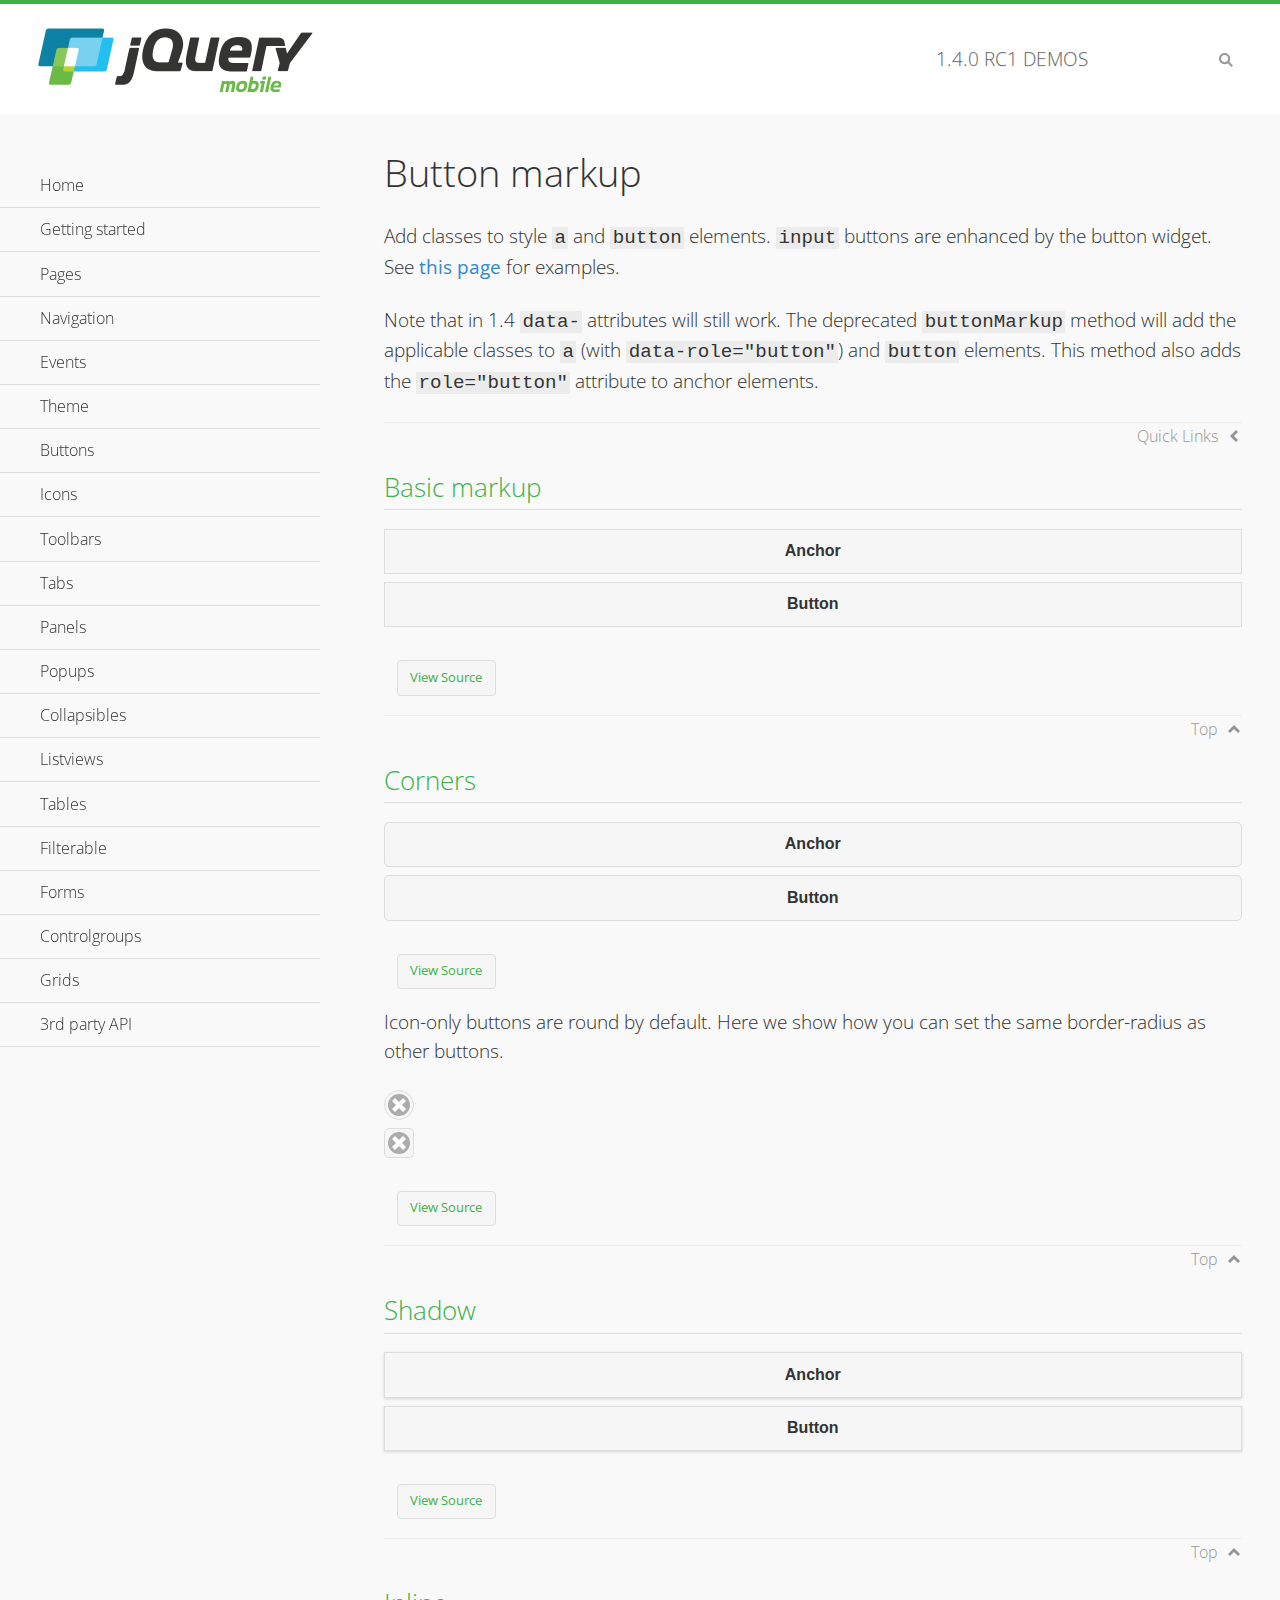
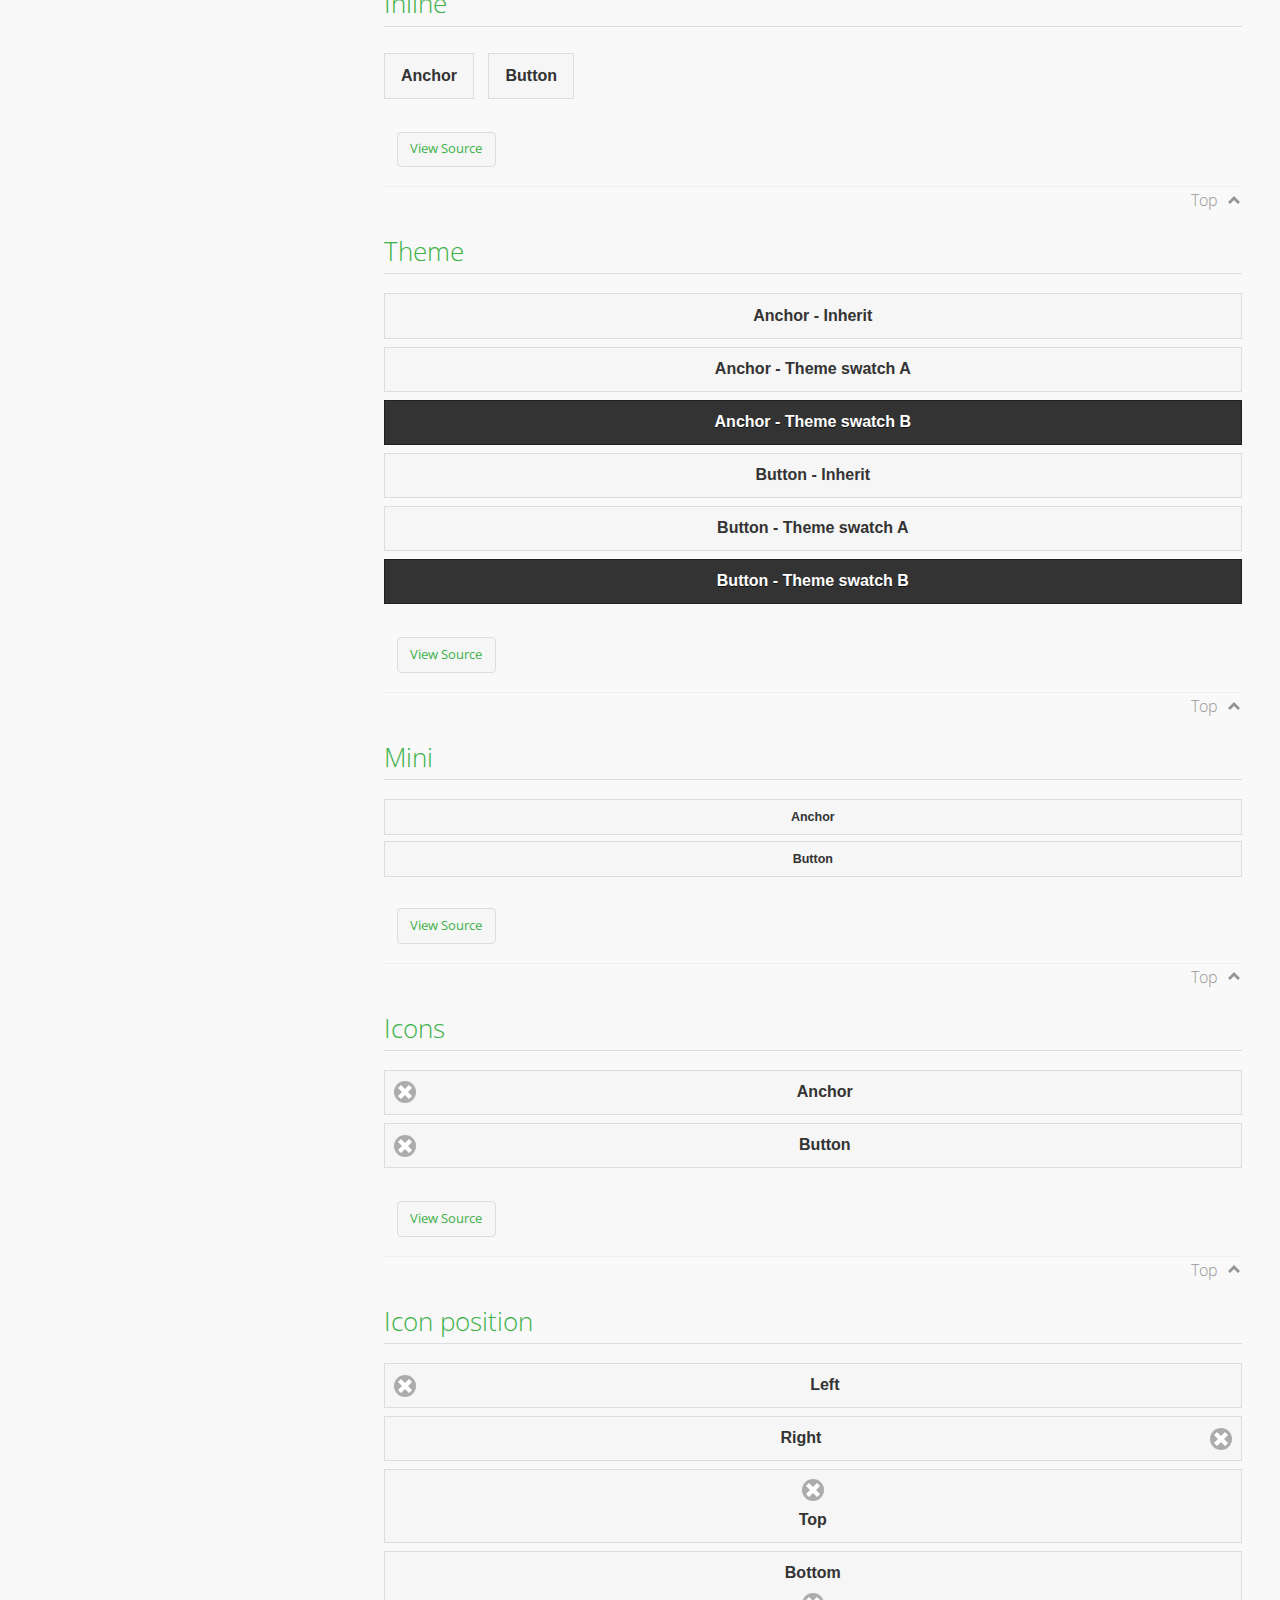
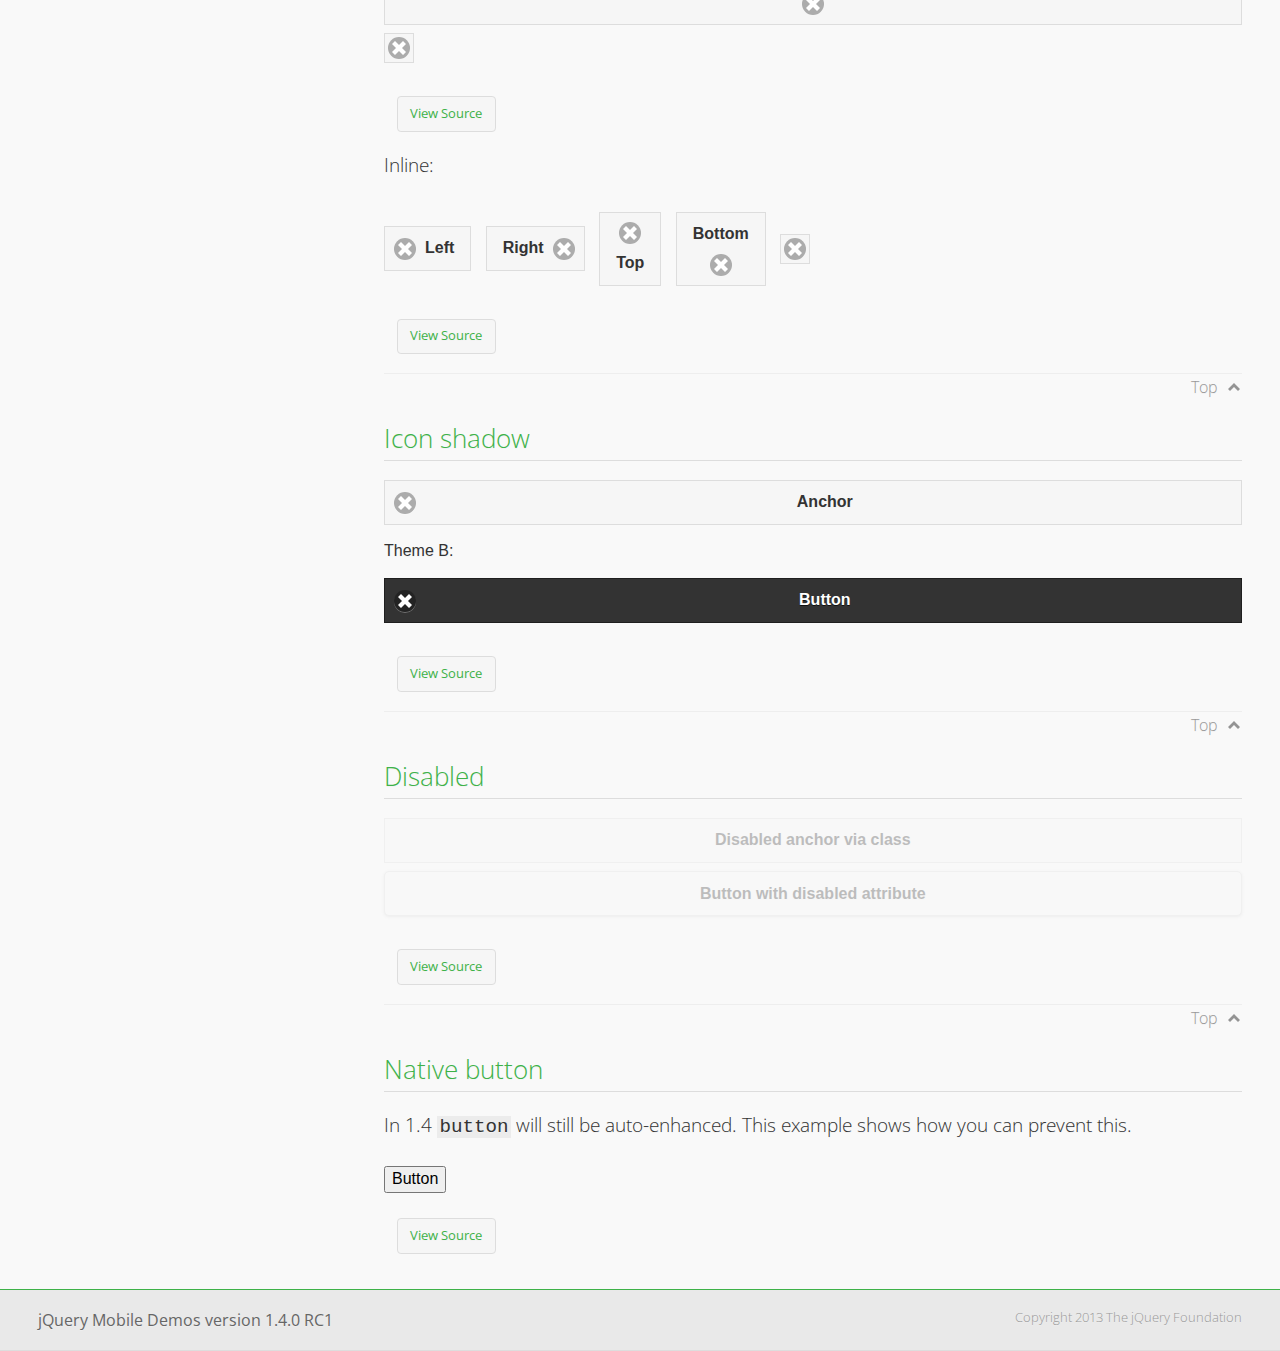
<file: high/plugins/jquery.mobile-1.4.0-rc.1/demos/button-markup/index.html>
<!DOCTYPE html>
<html>
<head>
	<meta charset="utf-8">
	<meta name="viewport" content="width=device-width, initial-scale=1">
	<title>Button markup - jQuery Mobile Demos</title>
	<link rel="shortcut icon" href="../favicon.ico">
    <link rel="stylesheet" href="http://fonts.googleapis.com/css?family=Open+Sans:300,400,700">
	<link rel="stylesheet" href="../css/themes/default/jquery.mobile-1.4.0-rc.1.min.css">
	<link rel="stylesheet" href="../_assets/css/jqm-demos.css">
	<script src="../js/jquery.js"></script>
	<script src="../_assets/js/index.js"></script>
	<script src="../js/jquery.mobile-1.4.0-rc.1.min.js"></script>
	<style>
		#custom-border-radius .ui-btn-icon-notext.ui-corner-all {
			-webkit-border-radius: .3125em;
			border-radius: .3125em;
		}
	</style>
</head>
<body>
<div data-role="page" class="jqm-demos" data-quicklinks="true">

	<div data-role="header" class="jqm-header">
		<h2><a href="../" title="jQuery Mobile Demos home"><img src="../_assets/img/jquery-logo.png" alt="jQuery Mobile"></a></h2>
		<p><span class="jqm-version"></span> Demos</p>
		<a href="#" class="jqm-navmenu-link ui-btn ui-btn-icon-notext ui-corner-all ui-icon-bars ui-nodisc-icon ui-alt-icon ui-btn-left">Menu</a>
		<a href="#" class="jqm-search-link ui-btn ui-btn-icon-notext ui-corner-all ui-icon-search ui-nodisc-icon ui-alt-icon ui-btn-right">Search</a>
	</div><!-- /header -->

	<div role="main" class="ui-content jqm-content">

		<h1>Button markup</h1>

		<p>Add classes to style <code>a</code> and <code>button</code> elements. <code>input</code> buttons are enhanced by the button widget. See <a href="../button/" data-ajax="false">this page</a> for examples.</p>

		<p>Note that in 1.4 <code>data-</code> attributes will still work. The deprecated <code>buttonMarkup</code> method will add the applicable classes to <code>a</code> (with <code>data-role="button"</code>) and <code>button</code> elements. This method also adds the <code>role="button"</code> attribute to anchor elements.</p>

		<h2>Basic markup</h2>

		<div data-demo-html="true">
			<a href="#" class="ui-btn">Anchor</a>
			<button class="ui-btn">Button</button>
		</div><!--/demo-html -->

		<h2>Corners</h2>

		<div data-demo-html="true">
			<a href="#" class="ui-btn ui-corner-all">Anchor</a>
			<button class="ui-btn ui-corner-all">Button</button>
		</div><!--/demo-html -->

		<p>Icon-only buttons are round by default. Here we show how you can set the same border-radius as other buttons.</p>

		<div data-demo-html="true" data-demo-css="true">
			<a href="#" class="ui-btn ui-icon-delete ui-btn-icon-notext ui-corner-all">No text</a>
			<div id="custom-border-radius">
				<a href="#" class="ui-btn ui-icon-delete ui-btn-icon-notext ui-corner-all">No text</a>
			</div>
		</div><!--/demo-html -->

		<h2>Shadow</h2>

		<div data-demo-html="true">
			<a href="#" class="ui-btn ui-shadow">Anchor</a>
			<button class="ui-btn ui-shadow">Button</button>
		</div><!--/demo-html -->

		<h2>Inline</h2>

		<div data-demo-html="true">
			<a href="#" class="ui-btn ui-btn-inline">Anchor</a>
			<button class="ui-btn ui-btn-inline">Button</button>
		</div><!--/demo-html -->

		<h2>Theme</h2>

		<div data-demo-html="true">
			<a href="#" class="ui-btn">Anchor - Inherit</a>
			<a href="#" class="ui-btn ui-btn-a">Anchor - Theme swatch A</a>
			<a href="#" class="ui-btn ui-btn-b">Anchor - Theme swatch B</a>
			<button class="ui-btn">Button - Inherit</button>
			<button class="ui-btn ui-btn-a">Button - Theme swatch A</button>
			<button class="ui-btn ui-btn-b">Button - Theme swatch B</button>
		</div><!--/demo-html -->

		<h2>Mini</h2>

		<div data-demo-html="true">
			<a href="#" class="ui-btn ui-mini">Anchor</a>
			<button class="ui-btn ui-mini">Button</button>
		</div><!--/demo-html -->

		<h2>Icons</h2>

		<div data-demo-html="true">
			<a href="#" class="ui-btn ui-icon-delete ui-btn-icon-left">Anchor</a>
			<button class="ui-btn ui-icon-delete ui-btn-icon-left">Button</button>
		</div><!--/demo-html -->

		<h2>Icon position</h2>

		<div data-demo-html="true">
			<a href="#" class="ui-btn ui-icon-delete ui-btn-icon-left">Left</a>
			<a href="#" class="ui-btn ui-icon-delete ui-btn-icon-right">Right</a>
			<a href="#" class="ui-btn ui-icon-delete ui-btn-icon-top">Top</a>
			<a href="#" class="ui-btn ui-icon-delete ui-btn-icon-bottom">Bottom</a>
			<a href="#" class="ui-btn ui-icon-delete ui-btn-icon-notext">Icon only</a>
		</div><!--/demo-html -->

		<p>Inline:</p>

		<div data-demo-html="true">
			<a href="#" class="ui-btn ui-btn-inline ui-icon-delete ui-btn-icon-left">Left</a>
			<a href="#" class="ui-btn ui-btn-inline ui-icon-delete ui-btn-icon-right">Right</a>
			<a href="#" class="ui-btn ui-btn-inline ui-icon-delete ui-btn-icon-top">Top</a>
			<a href="#" class="ui-btn ui-btn-inline ui-icon-delete ui-btn-icon-bottom">Bottom</a>
			<a href="#" class="ui-btn ui-btn-inline ui-icon-delete ui-btn-icon-notext">Icon only</a>
		</div><!--/demo-html -->

		<h2>Icon shadow</h2>

		<div data-demo-html="true">
			<a href="#" class="ui-btn ui-icon-delete ui-btn-icon-left ui-shadow-icon">Anchor</a>
			<p>Theme B:</p>
			<button class="ui-btn ui-icon-delete ui-btn-icon-left ui-shadow-icon ui-btn-b">Button</button>
		</div><!--/demo-html -->

		<h2>Disabled</h2>

		<div data-demo-html="true">
			<a href="#" class="ui-btn ui-state-disabled">Disabled anchor via class</a>
			<button disabled>Button with disabled attribute</button>
		</div><!--/demo-html -->

		<h2>Native button</h2>
		<!-- TODO: Remove this demo in 1.5 -->
		<p>In 1.4 <code>button</code> will still be auto-enhanced. This example shows how you can prevent this.</p>

		<div data-demo-html="true">
			<button data-role="none">Button</button>
		</div><!--/demo-html -->

	</div><!-- /content -->
	    <div data-role="panel" class="jqm-navmenu-panel" data-position="left" data-display="overlay" data-theme="a">
	    	<ul class="jqm-list ui-alt-icon ui-nodisc-icon">
<li data-filtertext="demos homepage" data-icon="home"><a href=".././">Home</a></li>
<li data-role="collapsible" data-collapsed-icon="carat-d" data-expanded-icon="carat-u" data-iconpos="right" data-inset="false">
	<h3>Getting started</h3>
	<ul>
		<li data-filtertext="introduction overview getting started"><a href="../intro/" data-ajax="false">Introduction</a></li>
		<li data-filtertext="responsive web design rwd adaptive progressive enhancement PE accessible mobile breakpoints media query media queries"><a href="../rwd/" data-ajax="false">Responsive Web Design</a></li>
	</ul>
</li>
<li data-role="collapsible" data-collapsed-icon="carat-d" data-expanded-icon="carat-u" data-iconpos="right" data-inset="false">
	<h3>Pages</h3>
	<ul>
		<li data-filtertext="pages page widget ajax navigation"><a href="../pages/" data-ajax="false">Pages</a></li>
		<li data-filtertext="single page"><a href="../pages-single-page/" data-ajax="false">Single page</a></li>
		<li data-filtertext="multipage multi-page page"><a href="../pages-multi-page/" data-ajax="false">Multi-page template</a></li>
		<li data-filtertext="dialog page widget modal popup"><a href="../pages-dialog/" data-ajax="false">Dialog page</a></li>
	</ul>
</li>
<li data-role="collapsible" data-collapsed-icon="carat-d" data-expanded-icon="carat-u" data-iconpos="right" data-inset="false">
	<h3>Navigation</h3>
	<ul>
		<li data-filtertext="ajax navigation navigate widget history event method"><a href="../navigation/" data-ajax="false">Navigation</a></li>
		<li data-filtertext="linking pages page links navigation ajax prefetch cache"><a href="../navigation-linking-pages/" data-ajax="false">Linking pages</a></li>
		<li data-filtertext="php redirect server redirection server-side navigation"><a href="../navigation-php-redirect/" data-ajax="false">PHP redirect demo</a></li>
		<li data-filtertext="page transitions animated pages popup navigation flip slide fade pop"><a href="../transitions/" data-ajax="false">Transitions</a></li>
		<li data-filtertext="loader widget page loading navigation overlay spinner"><a href="../loader/" data-ajax="false">Loader</a></li>
	</ul>
</li>
<li data-role="collapsible" data-collapsed-icon="carat-d" data-expanded-icon="carat-u" data-iconpos="right" data-inset="false">
	<h3>Events</h3>
	<ul>
		<li data-filtertext="swipe to delete list items listviews swipe events"><a href="../swipe-list/" data-ajax="false">Swipe list items</a></li>
		<li data-filtertext="swipe to navigate swipe page navigation swipe events"><a href="../swipe-page/" data-ajax="false">Swipe page navigation</a></li>
	</ul>
</li>
<li data-role="collapsible" data-collapsed-icon="carat-d" data-expanded-icon="carat-u" data-iconpos="right" data-inset="false">
	<h3>Theme</h3>
	<ul>
		<li data-filtertext="default theme swatches theming style css"><a href="../theme-default/" data-ajax="false">Default theme</a></li>
		<li data-filtertext="classic theme old theme swatches theming style css"><a href="../theme-classic/" data-ajax="false">Classic theme</a></li>
	</ul>
</li>
<li data-filtertext="buttons button markup buttonmarkup method anchor link button element"><a href="../button-markup/" data-ajax="false">Buttons</a></li>
<li data-role="collapsible" data-collapsed-icon="carat-d" data-expanded-icon="carat-u" data-iconpos="right" data-inset="false">
	<h3>Icons</h3>
	<ul>
		<li data-filtertext="button icons svg disc alt custom icon position"><a href="../icons/" data-ajax="false">Icons</a></li>
		<li data-filtertext=""><a href="../icons-grunticon/" data-ajax="false">Icons load script</a></li>
	</ul>
</li>
<li data-role="collapsible" data-collapsed-icon="carat-d" data-expanded-icon="carat-u" data-iconpos="right" data-inset="false">
	<h3>Toolbars</h3>
	<ul>
		<li data-filtertext="toolbar widget header footer toolbars fixed fullscreen external sections"><a href="../toolbar/" data-ajax="false">Toolbar</a></li>
		<li data-filtertext="dynamic toolbars dynamically add toolbar header footer"><a href="../toolbar-dynamic/" data-ajax="false">Dynamic toolbars</a></li>
		<li data-filtertext="external toolbars header footer"><a href="../toolbar-external/" data-ajax="false">External toolbars</a></li>
		<li data-filtertext="fixed toolbars header footer"><a href="../toolbar-fixed/" data-ajax="false">Fixed toolbars</a></li>
		<li data-filtertext="fixed fullscreen toolbars header footer"><a href="../toolbar-fixed-fullscreen/" data-ajax="false">Fullscreen toolbars</a></li>
		<li data-filtertext="external fixed toolbars header footer"><a href="../toolbar-fixed-external/" data-ajax="false">Fixed external toolbars</a></li>
		<li data-filtertext="external persistent toolbars header footer navbar navmenu"><a href="../toolbar-fixed-persistent/" data-ajax="false">Persistent toolbars</a></li>
		<li data-filtertext="external ajax optimized toolbars persistent toolbars header footer navbar"><a href="../toolbar-fixed-persistent-optimized/" data-ajax="false">AJAX optimized toolbars</a></li>
		<li data-filtertext="form in toolbars header footer"><a href="../toolbar-fixed-forms/" data-ajax="false">Form in toolbar</a></li>
		<li data-filtertext="navbar widget navmenu toolbars header footer"><a href="../navbar/" data-ajax="false">Navbar widget</a></li>
	</ul>
</li>
<li data-filtertext="ui tabs widget"><a href="../tabs/" data-ajax="false">Tabs</a></li>
<li data-role="collapsible" data-collapsed-icon="carat-d" data-expanded-icon="carat-u" data-iconpos="right" data-inset="false">
	<h3>Panels</h3>
	<ul>
		<li data-filtertext="panel widget sliding panels reveal push overlay responsive"><a href="../panel/" data-ajax="false">Panel</a></li>
		<li data-filtertext=""><a href="../panel-external/" data-ajax="false">External panels</a></li>
		<li data-filtertext="panel "><a href="../panel-fixed/" data-ajax="false">Fixed panels</a></li>
		<li data-filtertext="panel slide panels sliding panels shadow rwd responsive breakpoint"><a href="../panel-responsive/" data-ajax="false">Panels responsive</a></li>
		<li data-filtertext="panel custom style custom panel width reveal shadow listview panel styling page background wrapper"><a href="../panel-styling/" data-ajax="false">Custom panel style</a></li>
		<li data-filtertext="panel open on swipe"><a href="../panel-swipe-open/" data-ajax="false">Panel open on swipe</a></li>
		<li data-filtertext="panels outside page internal external toolbars"><a href="../panel-external-internal/" data-ajax="false">Panel external and internal</a></li>
	</ul>
</li>
<li data-role="collapsible" data-collapsed-icon="carat-d" data-expanded-icon="carat-u" data-iconpos="right" data-inset="false">
	<h3>Popups</h3>
	<ul>
		<li data-filtertext="popup widget popups dialog modal transition tooltip lightbox form overlay screen flip pop fade transition"><a href="../popup/" data-ajax="false">Popup</a></li>
		<li data-filtertext="popup alignment position"><a href="../popup-alignment/" data-ajax="false">Popup alignment</a></li>
		<li data-filtertext="popup arrow size popups popover"><a href="../popup-arrow-size/" data-ajax="false">Popup arrow size</a></li>
		<li data-filtertext="dynamic popups popup images lightbox"><a href="../popup-dynamic/" data-ajax="false">Dynamic popups</a></li>
		<li data-filtertext="popups with iframes scaling"><a href="../popup-iframe/" data-ajax="false">Popups with iframes</a></li>
		<li data-filtertext="popup image scaling"><a href="../popup-image-scaling/" data-ajax="false">Popup image scaling</a></li>
		<li data-filtertext="external popup outside multi-page"><a href="../popup-outside-multipage" data-ajax="false">Popup outside multi-page</a></li>
	</ul>
</li>
<li data-role="collapsible" data-collapsed-icon="carat-d" data-expanded-icon="carat-u" data-iconpos="right" data-inset="false">
	<h3>Collapsibles</h3>
	<ul>
		<li data-filtertext="collapsibles content formatting"><a href="../collapsible/" data-ajax="false">Collapsible</a></li>
		<li data-filtertext="dynamic collapsible set accordion append expand"><a href="../collapsible-dynamic/" data-ajax="false">Dynamic collapsibles</a></li>
		<li data-filtertext="accordions collapsible set widget content formatting grouped collapsibles"><a href="../collapsibleset/" data-ajax="false">Collapsible set</a></li>
	</ul>
</li>
<li data-role="collapsible" data-collapsed-icon="carat-d" data-expanded-icon="carat-u" data-iconpos="right" data-inset="false">
	<h3>Listviews</h3>
	<ul>
		<li data-filtertext="listview widget thumbnails icons nested split button collapsible ul ol"><a href="../listview/" data-ajax="false">Listview</a></li>
		<li data-filtertext="autocomplete filterable reveal listview filtertextbeforefilter placeholder"><a href="../listview-autocomplete/" data-ajax="false">Listview autocomplete</a></li>
		<li data-filtertext="autocomplete filterable reveal listview remote data filtertextbeforefilter placeholder"><a href="../listview-autocomplete-remote/" data-ajax="false">Listview autocomplete remote data</a></li>
		<li data-filtertext="autodividers anchor jump scroll linkbars listview lists ul ol"><a href="../listview-autodividers-linkbar/" data-ajax="false">Listview autodividers linkbar</a></li>
		<li data-filtertext="listview autodividers selector autodividersselector lists ul ol"><a href="../listview-autodividers-selector/" data-ajax="false">Listview autodividers selector</a></li>
		<li data-filtertext="listview collapsible list items flat"><a href="../listview-collapsible-item-flat/" data-ajax="false">Listview collapsible list items (flat)</a></li>
		<li data-filtertext="listview collapsible list indented"><a href="../listview-collapsible-item-indented/" data-ajax="false">Listview collapsible list items (indented)</a></li>
		<li data-filtertext="grid listview responsive grids responsive listviews lists ul"><a href="../listview-grid/" data-ajax="false">Listview responsive grid</a></li>
	</ul>
</li>
<li data-role="collapsible" data-collapsed-icon="carat-d" data-expanded-icon="carat-u" data-iconpos="right" data-inset="false">
	<h3>Tables</h3>
	<ul>
		<li data-filtertext="table widget reflow column toggle th td responsive tables rwd hide show tabular"><a href="../table-column-toggle/" data-ajax="false">Table Column Toggle</a></li>
		<li data-filtertext="table column toggle phone comparison demo"><a href="../table-column-toggle-example/" data-ajax="false">Table Column Toggle demo</a></li>
		<li data-filtertext="responsive tables table column toggle heading groups rwd breakpoint"><a href="../table-column-toggle-heading-groups/" data-ajax="false">Table Column Toggle heading groups</a></li>
		<li data-filtertext="responsive tables table column toggle hide rwd breakpoint customization options"><a href="../table-column-toggle-options/" data-ajax="false">Table Column Toggle options</a></li>
		<li data-filtertext="table reflow th td responsive rwd columns tabular"><a href="../table-reflow/" data-ajax="false">Table Reflow</a></li>
		<li data-filtertext="responsive tables table reflow heading groups rwd breakpoint"><a href="../table-reflow-heading-groups/" data-ajax="false">Table Reflow heading groups</a></li>
		<li data-filtertext="responsive tables table reflow stripes strokes table style"><a href="../table-reflow-stripes-strokes/" data-ajax="false">Table Reflow stripes and strokes</a></li>
		<li data-filtertext="responsive tables table reflow stack custom styles"><a href="../table-reflow-styling/" data-ajax="false">Table Reflow custom styles</a></li>
	</ul>
</li>
<li data-filtertext="filterable filter elements sorting searching listview table"><a href="../filterable/" data-ajax="false">Filterable</a></li>
<li data-role="collapsible" data-collapsed-icon="carat-d" data-expanded-icon="carat-u" data-iconpos="right" data-inset="false">
	<h3>Forms</h3>
	<ul>
		<li data-filtertext="forms text checkbox radio range button submit reset inputs selects textarea slider flipswitch label form elements"><a href="../forms/" data-ajax="false">Forms</a></li>
		<li data-filtertext="forms gallery examples overview forms text checkbox radio range button submit reset inputs selects textarea slider flipswitch label form elements"><a href="../forms-gallery/" data-ajax="false">Forms gallery</a></li>
		<li data-filtertext="forms disabled form elements"><a href="../forms-disabled/" data-ajax="false">Forms disabled</a></li>
		<li data-filtertext="form field containers fieldcontain ui-field-contain forms"><a href="../forms-field-contain/" data-ajax="false">Field containers</a></li>
		<li data-filtertext="form hide labels hidden accessible ui-hidden-accessible forms"><a href="../forms-label-hidden-accessible/" data-ajax="false">Hide labels</a></li>

		<li data-filtertext="form textinput widget text input textarea number date time tel email file color password"><a href="../textinput/" data-ajax="false">Textinput</a></li>
		<li data-filtertext="form button widget input button submit reset"><a href="../button/" data-ajax="false">Input button</a></li>
		<li data-filtertext="form checkboxradio widget checkbox input checkboxes controlgroups"><a href="../checkboxradio-checkbox/" data-ajax="false">Checkboxes</a></li>
		<li data-filtertext="form checkboxradio widget radio input radio buttons controlgroups"><a href="../checkboxradio-radio/" data-ajax="false">Radio buttons</a></li>
		<li data-filtertext="form selectmenu widget select input custom select menu selects"><a href="../selectmenu/" data-ajax="false">Selectmenu</a></li>
		<li data-filtertext="form custom select menu selectmenu widget custom menu option optgroup multiple selects"><a href="../selectmenu-custom/" data-ajax="false">Custom select menu</a></li>
		<li data-filtertext="filterable select filter popup dialog"><a href="../selectmenu-custom-filter/" data-ajax="false">Custom select menu with filter</a></li>
		<li data-filtertext="form slider widget range input single sliders"><a href="../slider/" data-ajax="false">Slider</a></li>
		<li data-filtertext="form slider widget flipswitch slider binary select flip toggle switch"><a href="../slider-flipswitch/" data-ajax="false">Slider flip toggle switch</a></li>
		<li data-filtertext="form slider tooltip handle value input range sliders"><a href="../slider-tooltip/" data-ajax="false">Slider tooltip</a></li>
		<li data-filtertext="form rangeslider widget dual sliders dual handle sliders range input"><a href="../rangeslider/" data-ajax="false">Rangeslider</a></li>
		<li data-filtertext="form flipswitch widget flip toggle switch binary select checkbox input"><a href="../flipswitch/" data-ajax="false">Flipswitch</a></li>
	</ul>
</li>
<li data-role="collapsible" data-collapsed-icon="carat-d" data-expanded-icon="carat-u" data-iconpos="right" data-inset="false">
	<h3>Controlgroups</h3>
	<ul>
		<li data-filtertext="controlgroups selectmenu checkboxradio input grouped buttons horizontal vertical"><a href="../controlgroup/" data-ajax="false">Controlgroup</a></li>
		<li data-filtertext="dynamic controlgroup dynamically add buttons"><a href="../controlgroup-dynamic/" data-ajax="false">Dynamic controlgroups</a></li>
	</ul>
</li>
<li data-role="collapsible" data-collapsed-icon="carat-d" data-expanded-icon="carat-u" data-iconpos="right" data-inset="false">
	<h3>Grids</h3>
	<ul>
		<li data-filtertext="grids columns blocks content formatting rwd responsive"><a href="../grids/" data-ajax="false">Grids</a></li>
		<li data-filtertext="buttons in grids"><a href="../grids-buttons/" data-ajax="false">Buttons in grids</a></li>
		<li data-filtertext="custom responsive grids rwd"><a href="../grids-custom-responsive/" data-ajax="false">Custom responsive grids</a></li>
	</ul>
</li>
<li data-role="collapsible" data-collapsed-icon="carat-d" data-expanded-icon="carat-u" data-iconpos="right" data-inset="false">
	<h3>3rd party API</h3>
	<ul>
		<li data-filtertext="backbone requirejs navigation router"><a href="../backbone-requirejs/" data-ajax="false">Backbone RequireJS</a></li>
		<li data-filtertext="google maps geolocation demo"><a href="../map-geolocation/" data-ajax="false">Google Maps geolocation</a></li>
		<li data-filtertext="google maps hybrid"><a href="../map-list-toggle/" data-ajax="false">Google Maps list toggle</a></li>
	</ul>
</li>

		     </ul>
		</div><!-- /panel -->


	<div data-role="footer" data-position="fixed" data-tap-toggle="false" class="jqm-footer">
		<p>jQuery Mobile Demos version <span class="jqm-version"></span></p>
		<p>Copyright 2013 The jQuery Foundation</p>
	</div><!-- /footer -->
	<!-- TODO: This should become an external panel so we can add input to markup (unique ID) -->
    <div data-role="panel" class="jqm-search-panel" data-position="right" data-display="overlay" data-theme="a">
		<div class="jqm-search">
			<ul class="jqm-list" data-filter-placeholder="Search demos..." data-filter-reveal="true">
<li data-filtertext="demos homepage" data-icon="home"><a href=".././">Home</a></li>
<li data-role="collapsible" data-collapsed-icon="carat-d" data-expanded-icon="carat-u" data-iconpos="right" data-inset="false">
	<h3>Getting started</h3>
	<ul>
		<li data-filtertext="introduction overview getting started"><a href="../intro/" data-ajax="false">Introduction</a></li>
		<li data-filtertext="responsive web design rwd adaptive progressive enhancement PE accessible mobile breakpoints media query media queries"><a href="../rwd/" data-ajax="false">Responsive Web Design</a></li>
	</ul>
</li>
<li data-role="collapsible" data-collapsed-icon="carat-d" data-expanded-icon="carat-u" data-iconpos="right" data-inset="false">
	<h3>Pages</h3>
	<ul>
		<li data-filtertext="pages page widget ajax navigation"><a href="../pages/" data-ajax="false">Pages</a></li>
		<li data-filtertext="single page"><a href="../pages-single-page/" data-ajax="false">Single page</a></li>
		<li data-filtertext="multipage multi-page page"><a href="../pages-multi-page/" data-ajax="false">Multi-page template</a></li>
		<li data-filtertext="dialog page widget modal popup"><a href="../pages-dialog/" data-ajax="false">Dialog page</a></li>
	</ul>
</li>
<li data-role="collapsible" data-collapsed-icon="carat-d" data-expanded-icon="carat-u" data-iconpos="right" data-inset="false">
	<h3>Navigation</h3>
	<ul>
		<li data-filtertext="ajax navigation navigate widget history event method"><a href="../navigation/" data-ajax="false">Navigation</a></li>
		<li data-filtertext="linking pages page links navigation ajax prefetch cache"><a href="../navigation-linking-pages/" data-ajax="false">Linking pages</a></li>
		<li data-filtertext="php redirect server redirection server-side navigation"><a href="../navigation-php-redirect/" data-ajax="false">PHP redirect demo</a></li>
		<li data-filtertext="page transitions animated pages popup navigation flip slide fade pop"><a href="../transitions/" data-ajax="false">Transitions</a></li>
		<li data-filtertext="loader widget page loading navigation overlay spinner"><a href="../loader/" data-ajax="false">Loader</a></li>
	</ul>
</li>
<li data-role="collapsible" data-collapsed-icon="carat-d" data-expanded-icon="carat-u" data-iconpos="right" data-inset="false">
	<h3>Events</h3>
	<ul>
		<li data-filtertext="swipe to delete list items listviews swipe events"><a href="../swipe-list/" data-ajax="false">Swipe list items</a></li>
		<li data-filtertext="swipe to navigate swipe page navigation swipe events"><a href="../swipe-page/" data-ajax="false">Swipe page navigation</a></li>
	</ul>
</li>
<li data-role="collapsible" data-collapsed-icon="carat-d" data-expanded-icon="carat-u" data-iconpos="right" data-inset="false">
	<h3>Theme</h3>
	<ul>
		<li data-filtertext="default theme swatches theming style css"><a href="../theme-default/" data-ajax="false">Default theme</a></li>
		<li data-filtertext="classic theme old theme swatches theming style css"><a href="../theme-classic/" data-ajax="false">Classic theme</a></li>
	</ul>
</li>
<li data-filtertext="buttons button markup buttonmarkup method anchor link button element"><a href="../button-markup/" data-ajax="false">Buttons</a></li>
<li data-role="collapsible" data-collapsed-icon="carat-d" data-expanded-icon="carat-u" data-iconpos="right" data-inset="false">
	<h3>Icons</h3>
	<ul>
		<li data-filtertext="button icons svg disc alt custom icon position"><a href="../icons/" data-ajax="false">Icons</a></li>
		<li data-filtertext=""><a href="../icons-grunticon/" data-ajax="false">Icons load script</a></li>
	</ul>
</li>
<li data-role="collapsible" data-collapsed-icon="carat-d" data-expanded-icon="carat-u" data-iconpos="right" data-inset="false">
	<h3>Toolbars</h3>
	<ul>
		<li data-filtertext="toolbar widget header footer toolbars fixed fullscreen external sections"><a href="../toolbar/" data-ajax="false">Toolbar</a></li>
		<li data-filtertext="dynamic toolbars dynamically add toolbar header footer"><a href="../toolbar-dynamic/" data-ajax="false">Dynamic toolbars</a></li>
		<li data-filtertext="external toolbars header footer"><a href="../toolbar-external/" data-ajax="false">External toolbars</a></li>
		<li data-filtertext="fixed toolbars header footer"><a href="../toolbar-fixed/" data-ajax="false">Fixed toolbars</a></li>
		<li data-filtertext="fixed fullscreen toolbars header footer"><a href="../toolbar-fixed-fullscreen/" data-ajax="false">Fullscreen toolbars</a></li>
		<li data-filtertext="external fixed toolbars header footer"><a href="../toolbar-fixed-external/" data-ajax="false">Fixed external toolbars</a></li>
		<li data-filtertext="external persistent toolbars header footer navbar navmenu"><a href="../toolbar-fixed-persistent/" data-ajax="false">Persistent toolbars</a></li>
		<li data-filtertext="external ajax optimized toolbars persistent toolbars header footer navbar"><a href="../toolbar-fixed-persistent-optimized/" data-ajax="false">AJAX optimized toolbars</a></li>
		<li data-filtertext="form in toolbars header footer"><a href="../toolbar-fixed-forms/" data-ajax="false">Form in toolbar</a></li>
		<li data-filtertext="navbar widget navmenu toolbars header footer"><a href="../navbar/" data-ajax="false">Navbar widget</a></li>
	</ul>
</li>
<li data-filtertext="ui tabs widget"><a href="../tabs/" data-ajax="false">Tabs</a></li>
<li data-role="collapsible" data-collapsed-icon="carat-d" data-expanded-icon="carat-u" data-iconpos="right" data-inset="false">
	<h3>Panels</h3>
	<ul>
		<li data-filtertext="panel widget sliding panels reveal push overlay responsive"><a href="../panel/" data-ajax="false">Panel</a></li>
		<li data-filtertext=""><a href="../panel-external/" data-ajax="false">External panels</a></li>
		<li data-filtertext="panel "><a href="../panel-fixed/" data-ajax="false">Fixed panels</a></li>
		<li data-filtertext="panel slide panels sliding panels shadow rwd responsive breakpoint"><a href="../panel-responsive/" data-ajax="false">Panels responsive</a></li>
		<li data-filtertext="panel custom style custom panel width reveal shadow listview panel styling page background wrapper"><a href="../panel-styling/" data-ajax="false">Custom panel style</a></li>
		<li data-filtertext="panel open on swipe"><a href="../panel-swipe-open/" data-ajax="false">Panel open on swipe</a></li>
		<li data-filtertext="panels outside page internal external toolbars"><a href="../panel-external-internal/" data-ajax="false">Panel external and internal</a></li>
	</ul>
</li>
<li data-role="collapsible" data-collapsed-icon="carat-d" data-expanded-icon="carat-u" data-iconpos="right" data-inset="false">
	<h3>Popups</h3>
	<ul>
		<li data-filtertext="popup widget popups dialog modal transition tooltip lightbox form overlay screen flip pop fade transition"><a href="../popup/" data-ajax="false">Popup</a></li>
		<li data-filtertext="popup alignment position"><a href="../popup-alignment/" data-ajax="false">Popup alignment</a></li>
		<li data-filtertext="popup arrow size popups popover"><a href="../popup-arrow-size/" data-ajax="false">Popup arrow size</a></li>
		<li data-filtertext="dynamic popups popup images lightbox"><a href="../popup-dynamic/" data-ajax="false">Dynamic popups</a></li>
		<li data-filtertext="popups with iframes scaling"><a href="../popup-iframe/" data-ajax="false">Popups with iframes</a></li>
		<li data-filtertext="popup image scaling"><a href="../popup-image-scaling/" data-ajax="false">Popup image scaling</a></li>
		<li data-filtertext="external popup outside multi-page"><a href="../popup-outside-multipage" data-ajax="false">Popup outside multi-page</a></li>
	</ul>
</li>
<li data-role="collapsible" data-collapsed-icon="carat-d" data-expanded-icon="carat-u" data-iconpos="right" data-inset="false">
	<h3>Collapsibles</h3>
	<ul>
		<li data-filtertext="collapsibles content formatting"><a href="../collapsible/" data-ajax="false">Collapsible</a></li>
		<li data-filtertext="dynamic collapsible set accordion append expand"><a href="../collapsible-dynamic/" data-ajax="false">Dynamic collapsibles</a></li>
		<li data-filtertext="accordions collapsible set widget content formatting grouped collapsibles"><a href="../collapsibleset/" data-ajax="false">Collapsible set</a></li>
	</ul>
</li>
<li data-role="collapsible" data-collapsed-icon="carat-d" data-expanded-icon="carat-u" data-iconpos="right" data-inset="false">
	<h3>Listviews</h3>
	<ul>
		<li data-filtertext="listview widget thumbnails icons nested split button collapsible ul ol"><a href="../listview/" data-ajax="false">Listview</a></li>
		<li data-filtertext="autocomplete filterable reveal listview filtertextbeforefilter placeholder"><a href="../listview-autocomplete/" data-ajax="false">Listview autocomplete</a></li>
		<li data-filtertext="autocomplete filterable reveal listview remote data filtertextbeforefilter placeholder"><a href="../listview-autocomplete-remote/" data-ajax="false">Listview autocomplete remote data</a></li>
		<li data-filtertext="autodividers anchor jump scroll linkbars listview lists ul ol"><a href="../listview-autodividers-linkbar/" data-ajax="false">Listview autodividers linkbar</a></li>
		<li data-filtertext="listview autodividers selector autodividersselector lists ul ol"><a href="../listview-autodividers-selector/" data-ajax="false">Listview autodividers selector</a></li>
		<li data-filtertext="listview collapsible list items flat"><a href="../listview-collapsible-item-flat/" data-ajax="false">Listview collapsible list items (flat)</a></li>
		<li data-filtertext="listview collapsible list indented"><a href="../listview-collapsible-item-indented/" data-ajax="false">Listview collapsible list items (indented)</a></li>
		<li data-filtertext="grid listview responsive grids responsive listviews lists ul"><a href="../listview-grid/" data-ajax="false">Listview responsive grid</a></li>
	</ul>
</li>
<li data-role="collapsible" data-collapsed-icon="carat-d" data-expanded-icon="carat-u" data-iconpos="right" data-inset="false">
	<h3>Tables</h3>
	<ul>
		<li data-filtertext="table widget reflow column toggle th td responsive tables rwd hide show tabular"><a href="../table-column-toggle/" data-ajax="false">Table Column Toggle</a></li>
		<li data-filtertext="table column toggle phone comparison demo"><a href="../table-column-toggle-example/" data-ajax="false">Table Column Toggle demo</a></li>
		<li data-filtertext="responsive tables table column toggle heading groups rwd breakpoint"><a href="../table-column-toggle-heading-groups/" data-ajax="false">Table Column Toggle heading groups</a></li>
		<li data-filtertext="responsive tables table column toggle hide rwd breakpoint customization options"><a href="../table-column-toggle-options/" data-ajax="false">Table Column Toggle options</a></li>
		<li data-filtertext="table reflow th td responsive rwd columns tabular"><a href="../table-reflow/" data-ajax="false">Table Reflow</a></li>
		<li data-filtertext="responsive tables table reflow heading groups rwd breakpoint"><a href="../table-reflow-heading-groups/" data-ajax="false">Table Reflow heading groups</a></li>
		<li data-filtertext="responsive tables table reflow stripes strokes table style"><a href="../table-reflow-stripes-strokes/" data-ajax="false">Table Reflow stripes and strokes</a></li>
		<li data-filtertext="responsive tables table reflow stack custom styles"><a href="../table-reflow-styling/" data-ajax="false">Table Reflow custom styles</a></li>
	</ul>
</li>
<li data-filtertext="filterable filter elements sorting searching listview table"><a href="../filterable/" data-ajax="false">Filterable</a></li>
<li data-role="collapsible" data-collapsed-icon="carat-d" data-expanded-icon="carat-u" data-iconpos="right" data-inset="false">
	<h3>Forms</h3>
	<ul>
		<li data-filtertext="forms text checkbox radio range button submit reset inputs selects textarea slider flipswitch label form elements"><a href="../forms/" data-ajax="false">Forms</a></li>
		<li data-filtertext="forms gallery examples overview forms text checkbox radio range button submit reset inputs selects textarea slider flipswitch label form elements"><a href="../forms-gallery/" data-ajax="false">Forms gallery</a></li>
		<li data-filtertext="forms disabled form elements"><a href="../forms-disabled/" data-ajax="false">Forms disabled</a></li>
		<li data-filtertext="form field containers fieldcontain ui-field-contain forms"><a href="../forms-field-contain/" data-ajax="false">Field containers</a></li>
		<li data-filtertext="form hide labels hidden accessible ui-hidden-accessible forms"><a href="../forms-label-hidden-accessible/" data-ajax="false">Hide labels</a></li>

		<li data-filtertext="form textinput widget text input textarea number date time tel email file color password"><a href="../textinput/" data-ajax="false">Textinput</a></li>
		<li data-filtertext="form button widget input button submit reset"><a href="../button/" data-ajax="false">Input button</a></li>
		<li data-filtertext="form checkboxradio widget checkbox input checkboxes controlgroups"><a href="../checkboxradio-checkbox/" data-ajax="false">Checkboxes</a></li>
		<li data-filtertext="form checkboxradio widget radio input radio buttons controlgroups"><a href="../checkboxradio-radio/" data-ajax="false">Radio buttons</a></li>
		<li data-filtertext="form selectmenu widget select input custom select menu selects"><a href="../selectmenu/" data-ajax="false">Selectmenu</a></li>
		<li data-filtertext="form custom select menu selectmenu widget custom menu option optgroup multiple selects"><a href="../selectmenu-custom/" data-ajax="false">Custom select menu</a></li>
		<li data-filtertext="filterable select filter popup dialog"><a href="../selectmenu-custom-filter/" data-ajax="false">Custom select menu with filter</a></li>
		<li data-filtertext="form slider widget range input single sliders"><a href="../slider/" data-ajax="false">Slider</a></li>
		<li data-filtertext="form slider widget flipswitch slider binary select flip toggle switch"><a href="../slider-flipswitch/" data-ajax="false">Slider flip toggle switch</a></li>
		<li data-filtertext="form slider tooltip handle value input range sliders"><a href="../slider-tooltip/" data-ajax="false">Slider tooltip</a></li>
		<li data-filtertext="form rangeslider widget dual sliders dual handle sliders range input"><a href="../rangeslider/" data-ajax="false">Rangeslider</a></li>
		<li data-filtertext="form flipswitch widget flip toggle switch binary select checkbox input"><a href="../flipswitch/" data-ajax="false">Flipswitch</a></li>
	</ul>
</li>
<li data-role="collapsible" data-collapsed-icon="carat-d" data-expanded-icon="carat-u" data-iconpos="right" data-inset="false">
	<h3>Controlgroups</h3>
	<ul>
		<li data-filtertext="controlgroups selectmenu checkboxradio input grouped buttons horizontal vertical"><a href="../controlgroup/" data-ajax="false">Controlgroup</a></li>
		<li data-filtertext="dynamic controlgroup dynamically add buttons"><a href="../controlgroup-dynamic/" data-ajax="false">Dynamic controlgroups</a></li>
	</ul>
</li>
<li data-role="collapsible" data-collapsed-icon="carat-d" data-expanded-icon="carat-u" data-iconpos="right" data-inset="false">
	<h3>Grids</h3>
	<ul>
		<li data-filtertext="grids columns blocks content formatting rwd responsive"><a href="../grids/" data-ajax="false">Grids</a></li>
		<li data-filtertext="buttons in grids"><a href="../grids-buttons/" data-ajax="false">Buttons in grids</a></li>
		<li data-filtertext="custom responsive grids rwd"><a href="../grids-custom-responsive/" data-ajax="false">Custom responsive grids</a></li>
	</ul>
</li>
<li data-role="collapsible" data-collapsed-icon="carat-d" data-expanded-icon="carat-u" data-iconpos="right" data-inset="false">
	<h3>3rd party API</h3>
	<ul>
		<li data-filtertext="backbone requirejs navigation router"><a href="../backbone-requirejs/" data-ajax="false">Backbone RequireJS</a></li>
		<li data-filtertext="google maps geolocation demo"><a href="../map-geolocation/" data-ajax="false">Google Maps geolocation</a></li>
		<li data-filtertext="google maps hybrid"><a href="../map-list-toggle/" data-ajax="false">Google Maps list toggle</a></li>
	</ul>
</li>

			</ul>
		</div>
	</div><!-- /panel -->


</div><!-- /page -->

</body>
</html>
</file>
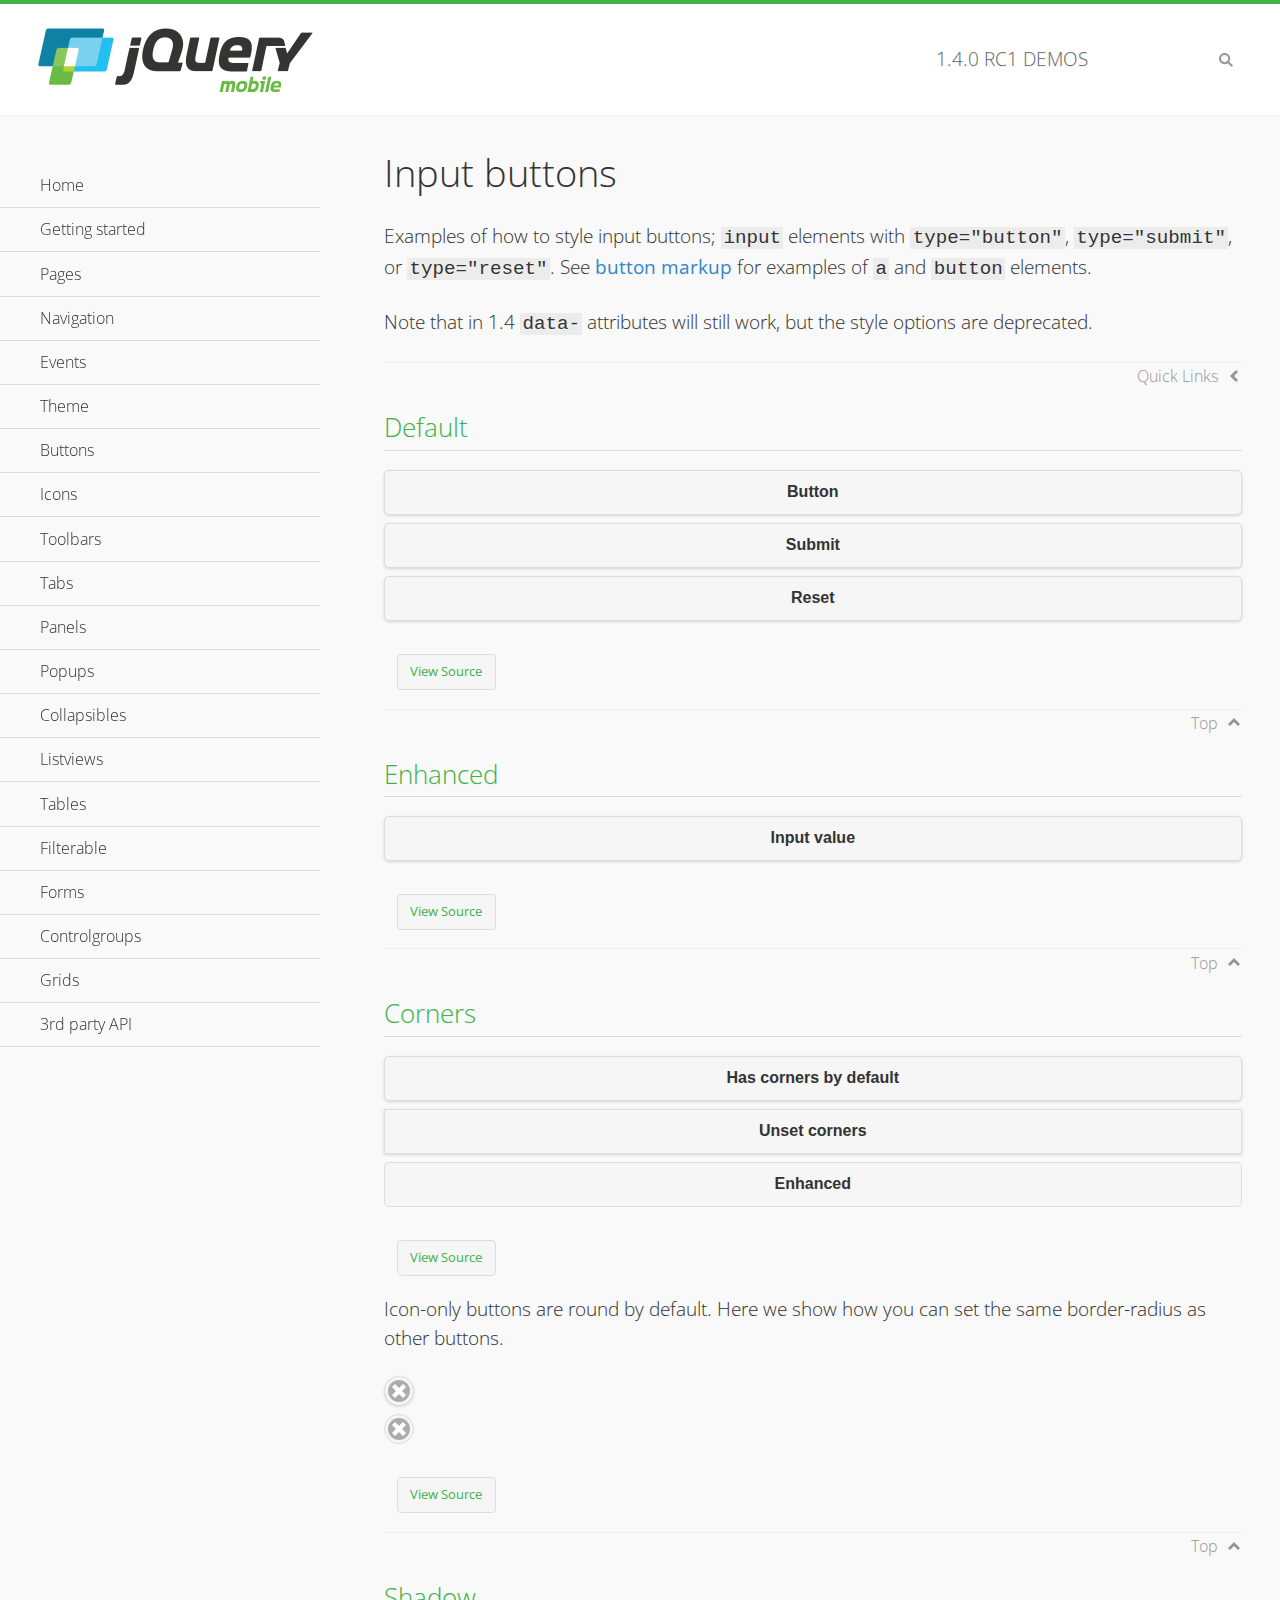
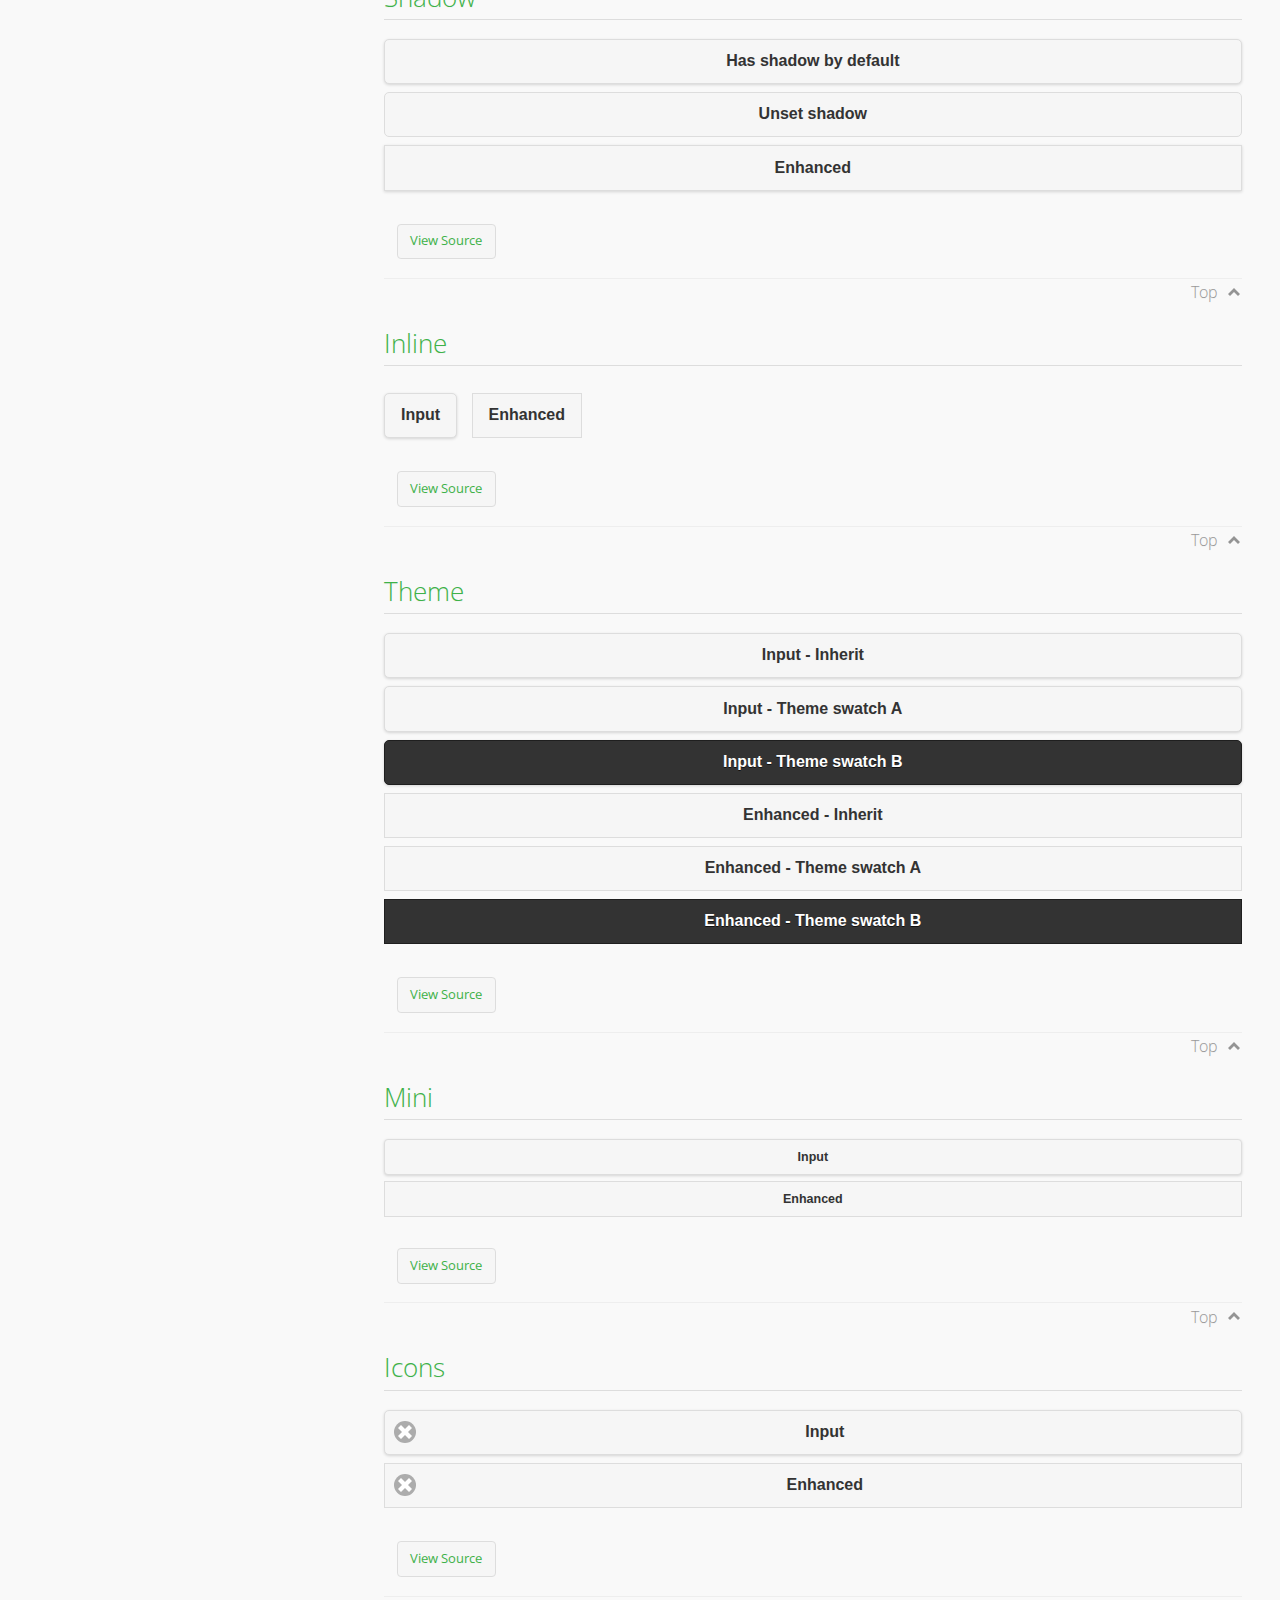
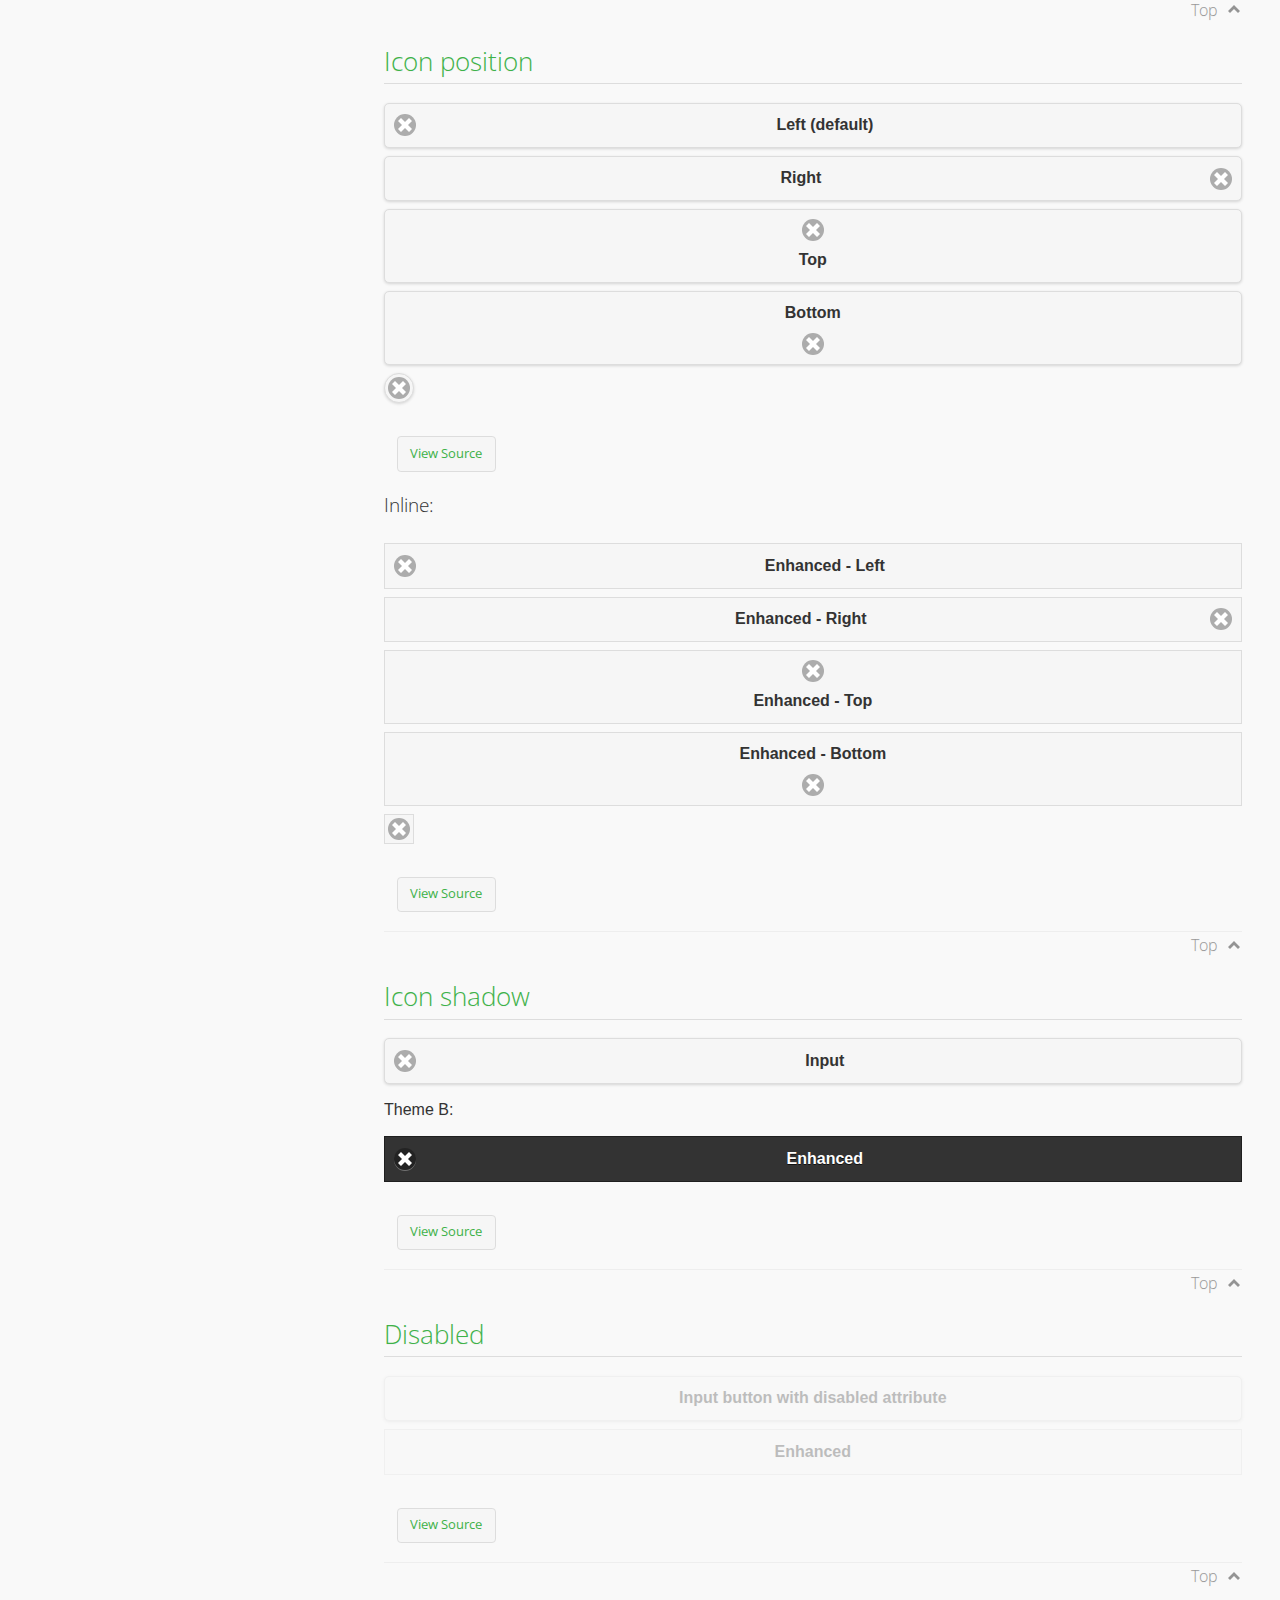
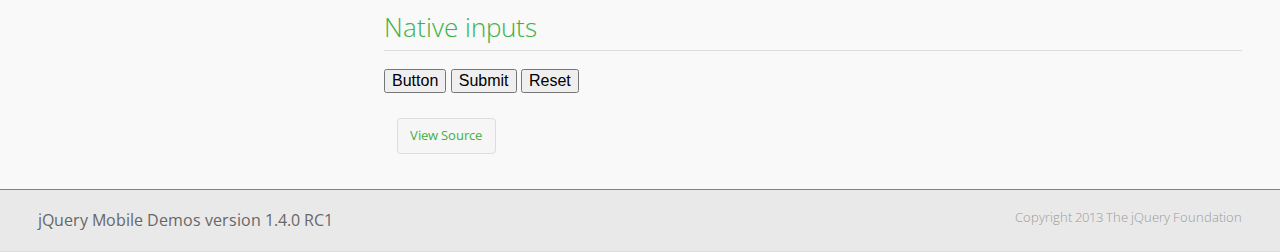
<file: high/plugins/jquery.mobile-1.4.0-rc.1/demos/button/index.html>
<!DOCTYPE html>
<html>
<head>
	<meta charset="utf-8">
	<meta name="viewport" content="width=device-width, initial-scale=1">
	<title>Input buttons - jQuery Mobile Demos</title>
	<link rel="shortcut icon" href="../favicon.ico">
    <link rel="stylesheet" href="http://fonts.googleapis.com/css?family=Open+Sans:300,400,700">
	<link rel="stylesheet" href="../css/themes/default/jquery.mobile-1.4.0-rc.1.min.css">
	<link rel="stylesheet" href="../_assets/css/jqm-demos.css">
	<script src="../js/jquery.js"></script>
	<script src="../_assets/js/index.js"></script>
	<script src="../js/jquery.mobile-1.4.0-rc.1.min.js"></script>
</head>
<body>
<div data-role="page" class="jqm-demos" data-quicklinks="true">

	<div data-role="header" class="jqm-header">
		<h2><a href="../" title="jQuery Mobile Demos home"><img src="../_assets/img/jquery-logo.png" alt="jQuery Mobile"></a></h2>
		<p><span class="jqm-version"></span> Demos</p>
		<a href="#" class="jqm-navmenu-link ui-btn ui-btn-icon-notext ui-corner-all ui-icon-bars ui-nodisc-icon ui-alt-icon ui-btn-left">Menu</a>
		<a href="#" class="jqm-search-link ui-btn ui-btn-icon-notext ui-corner-all ui-icon-search ui-nodisc-icon ui-alt-icon ui-btn-right">Search</a>
	</div><!-- /header -->

	<div role="main" class="ui-content jqm-content">

		<h1>Input buttons</h1>

		<p>Examples of how to style input buttons; <code>input</code> elements with <code>type="button"</code>, <code>type="submit"</code>, or <code>type="reset"</code>. See <a href="../button-markup/">button markup</a> for examples of <code>a</code> and <code>button</code> elements.</p>

		<p>Note that in 1.4 <code>data-</code> attributes will still work, but the style options are deprecated.</p>

		<h2>Default</h2>

		<div data-demo-html="true">
			<form>
				<input type="button" value="Button">
				<input type="submit" value="Submit">
				<input type="reset" value="Reset">
			</form>
		</div><!--/demo-html -->

		<h2>Enhanced</h2>

		<div data-demo-html="true">
			<form>
				<div class="ui-input-btn ui-btn ui-corner-all ui-shadow">
					Input value
					<input type="button" data-enhanced="true" value="Input value">
				</div>
			</form>
		</div><!--/demo-html -->

		<h2>Corners</h2>

		<div data-demo-html="true">
			<form>
				<input type="button" value="Has corners by default">
				<input type="button" data-corners="false" value="Unset corners">
				<div class="ui-input-btn ui-btn ui-corner-all">
					Enhanced
					<input type="button" data-enhanced="true" value="Enhanced">
				</div>
			</form>
		</div><!--/demo-html -->

		<p>Icon-only buttons are round by default. Here we show how you can set the same border-radius as other buttons.</p>

		<div data-demo-html="true" data-demo-css="true">
			<form>
				<input type="button" data-icon="delete" data-iconpos="notext" value="Icon only">
				<div id="custom-border-radius">
					<div class="ui-input-btn ui-btn ui-icon-delete ui-btn-icon-notext ui-corner-all">
						Enhanced - Icon only
						<input type="button" data-enhanced="true" value="Enhanced - Icon only">
					</div>
				</div>
			</form>
		</div><!--/demo-html -->

		<h2>Shadow</h2>

		<div data-demo-html="true">
			<form>
				<input type="button" value="Has shadow by default">
				<input type="button" data-shadow="false" value="Unset shadow">
				<div class="ui-input-btn ui-btn ui-shadow">
					Enhanced
					<input type="button" data-enhanced="true" value="Enhanced">
				</div>
			</form>
		</div><!--/demo-html -->

		<h2>Inline</h2>

		<div data-demo-html="true">
			<form>
				<input type="button" data-inline="true" value="Input">
				<div class="ui-input-btn ui-btn ui-btn-inline">
					Enhanced
					<input type="button" data-enhanced="true" value="Enhanced">
				</div>
			</form>
		</div><!--/demo-html -->

		<h2>Theme</h2>

		<div data-demo-html="true">
			<form>
				<input type="button" value="Input - Inherit">
				<input type="button" data-theme="a" value="Input - Theme swatch A">
				<input type="button" data-theme="b" value="Input - Theme swatch B">
				<div class="ui-input-btn ui-btn">
					Enhanced - Inherit
					<input type="button" data-enhanced="true" value="Enhanced - Inherit">
				</div>
				<div class="ui-input-btn ui-btn ui-btn-a">
					Enhanced - Theme swatch A
					<input type="button" data-enhanced="true" value="Enhanced - Theme swatch A">
				</div>
				<div class="ui-input-btn ui-btn ui-btn-b">
					Enhanced - Theme swatch B
					<input type="button" data-enhanced="true" value="Enhanced - Theme swatch B">
				</div>
			</form>
		</div><!--/demo-html -->

		<h2>Mini</h2>

		<div data-demo-html="true">
			<form>
				<input type="button" data-mini="true" value="Input">
				<div class="ui-input-btn ui-btn ui-mini">
					Enhanced
					<input type="button" data-enhanced="true" value="Enhanced">
				</div>
			</form>
		</div><!--/demo-html -->

		<h2>Icons</h2>

		<div data-demo-html="true">
			<form>
				<input type="button" data-icon="delete" value="Input">
				<div class="ui-input-btn ui-btn ui-icon-delete ui-btn-icon-left">
					Enhanced
					<input type="button" data-enhanced="true" value="Enhanced">
				</div>
			</form>
		</div><!--/demo-html -->

		<h2>Icon position</h2>

		<div data-demo-html="true">
			<form>
				<input type="button" data-icon="delete" value="Left (default)">
				<input type="button" data-icon="delete" data-iconpos="right" value="Right">
				<input type="button" data-icon="delete" data-iconpos="top" value="Top">
				<input type="button" data-icon="delete" data-iconpos="bottom" value="Bottom">
				<input type="button" data-icon="delete" data-iconpos="notext" value="Icon only">
			</form>
		</div><!--/demo-html -->

		<p>Inline:</p>

		<div data-demo-html="true">
			<form>
				<div class="ui-input-btn ui-btn ui-icon-delete ui-btn-icon-left">
					Enhanced - Left
					<input type="button" data-enhanced="true" value="Enhanced - Left">
				</div>
				<div class="ui-input-btn ui-btn ui-icon-delete ui-btn-icon-right">
					Enhanced - Right
					<input type="button" data-enhanced="true" value="Enhanced - Right">
				</div>
				<div class="ui-input-btn ui-btn ui-icon-delete ui-btn-icon-top">
					Enhanced - Top
					<input type="button" data-enhanced="true" value="Enhanced - Top">
				</div>
				<div class="ui-input-btn ui-btn ui-icon-delete ui-btn-icon-bottom">
					Enhanced - Bottom
					<input type="button" data-enhanced="true" value="Enhanced - Bottom">
				</div>
				<div class="ui-input-btn ui-btn ui-icon-delete ui-btn-icon-notext">
					Enhanced - Icon only
					<input type="button" data-enhanced="true" value="Enhanced - Icon only">
				</div>
			<form>
		</div><!--/demo-html -->

		<h2>Icon shadow</h2>

		<div data-demo-html="true">
			<form>
				<input type="button" data-icon="delete" data-iconshadow="true" value="Input">
				<p>Theme B:</p>
				<div class="ui-input-btn ui-btn ui-icon-delete ui-btn-icon-left ui-shadow-icon ui-btn-b">
					Enhanced
					<input type="button" data-enhanced="true" value="Enhanced">
				</div>
			</form>
		</div><!--/demo-html -->

		<h2>Disabled</h2>

		<div data-demo-html="true">
			<form>
				<input type="button" disabled value="Input button with disabled attribute">
				<div class="ui-input-btn ui-btn ui-state-disabled">
					Enhanced
					<input type="button" disabled data-enhanced="true" value="Enhanced">
				</div>
			</form>
		</div><!--/demo-html -->

		<h2>Native inputs</h2>

		<div data-demo-html="true">
			<form>
				<input type="button" data-role="none" value="Button">
				<input type="submit" data-role="none" value="Submit">
				<input type="reset" data-role="none" value="Reset">
			</form>
		</div><!--/demo-html -->

	</div><!-- /content -->
	    <div data-role="panel" class="jqm-navmenu-panel" data-position="left" data-display="overlay" data-theme="a">
	    	<ul class="jqm-list ui-alt-icon ui-nodisc-icon">
<li data-filtertext="demos homepage" data-icon="home"><a href=".././">Home</a></li>
<li data-role="collapsible" data-collapsed-icon="carat-d" data-expanded-icon="carat-u" data-iconpos="right" data-inset="false">
	<h3>Getting started</h3>
	<ul>
		<li data-filtertext="introduction overview getting started"><a href="../intro/" data-ajax="false">Introduction</a></li>
		<li data-filtertext="responsive web design rwd adaptive progressive enhancement PE accessible mobile breakpoints media query media queries"><a href="../rwd/" data-ajax="false">Responsive Web Design</a></li>
	</ul>
</li>
<li data-role="collapsible" data-collapsed-icon="carat-d" data-expanded-icon="carat-u" data-iconpos="right" data-inset="false">
	<h3>Pages</h3>
	<ul>
		<li data-filtertext="pages page widget ajax navigation"><a href="../pages/" data-ajax="false">Pages</a></li>
		<li data-filtertext="single page"><a href="../pages-single-page/" data-ajax="false">Single page</a></li>
		<li data-filtertext="multipage multi-page page"><a href="../pages-multi-page/" data-ajax="false">Multi-page template</a></li>
		<li data-filtertext="dialog page widget modal popup"><a href="../pages-dialog/" data-ajax="false">Dialog page</a></li>
	</ul>
</li>
<li data-role="collapsible" data-collapsed-icon="carat-d" data-expanded-icon="carat-u" data-iconpos="right" data-inset="false">
	<h3>Navigation</h3>
	<ul>
		<li data-filtertext="ajax navigation navigate widget history event method"><a href="../navigation/" data-ajax="false">Navigation</a></li>
		<li data-filtertext="linking pages page links navigation ajax prefetch cache"><a href="../navigation-linking-pages/" data-ajax="false">Linking pages</a></li>
		<li data-filtertext="php redirect server redirection server-side navigation"><a href="../navigation-php-redirect/" data-ajax="false">PHP redirect demo</a></li>
		<li data-filtertext="page transitions animated pages popup navigation flip slide fade pop"><a href="../transitions/" data-ajax="false">Transitions</a></li>
		<li data-filtertext="loader widget page loading navigation overlay spinner"><a href="../loader/" data-ajax="false">Loader</a></li>
	</ul>
</li>
<li data-role="collapsible" data-collapsed-icon="carat-d" data-expanded-icon="carat-u" data-iconpos="right" data-inset="false">
	<h3>Events</h3>
	<ul>
		<li data-filtertext="swipe to delete list items listviews swipe events"><a href="../swipe-list/" data-ajax="false">Swipe list items</a></li>
		<li data-filtertext="swipe to navigate swipe page navigation swipe events"><a href="../swipe-page/" data-ajax="false">Swipe page navigation</a></li>
	</ul>
</li>
<li data-role="collapsible" data-collapsed-icon="carat-d" data-expanded-icon="carat-u" data-iconpos="right" data-inset="false">
	<h3>Theme</h3>
	<ul>
		<li data-filtertext="default theme swatches theming style css"><a href="../theme-default/" data-ajax="false">Default theme</a></li>
		<li data-filtertext="classic theme old theme swatches theming style css"><a href="../theme-classic/" data-ajax="false">Classic theme</a></li>
	</ul>
</li>
<li data-filtertext="buttons button markup buttonmarkup method anchor link button element"><a href="../button-markup/" data-ajax="false">Buttons</a></li>
<li data-role="collapsible" data-collapsed-icon="carat-d" data-expanded-icon="carat-u" data-iconpos="right" data-inset="false">
	<h3>Icons</h3>
	<ul>
		<li data-filtertext="button icons svg disc alt custom icon position"><a href="../icons/" data-ajax="false">Icons</a></li>
		<li data-filtertext=""><a href="../icons-grunticon/" data-ajax="false">Icons load script</a></li>
	</ul>
</li>
<li data-role="collapsible" data-collapsed-icon="carat-d" data-expanded-icon="carat-u" data-iconpos="right" data-inset="false">
	<h3>Toolbars</h3>
	<ul>
		<li data-filtertext="toolbar widget header footer toolbars fixed fullscreen external sections"><a href="../toolbar/" data-ajax="false">Toolbar</a></li>
		<li data-filtertext="dynamic toolbars dynamically add toolbar header footer"><a href="../toolbar-dynamic/" data-ajax="false">Dynamic toolbars</a></li>
		<li data-filtertext="external toolbars header footer"><a href="../toolbar-external/" data-ajax="false">External toolbars</a></li>
		<li data-filtertext="fixed toolbars header footer"><a href="../toolbar-fixed/" data-ajax="false">Fixed toolbars</a></li>
		<li data-filtertext="fixed fullscreen toolbars header footer"><a href="../toolbar-fixed-fullscreen/" data-ajax="false">Fullscreen toolbars</a></li>
		<li data-filtertext="external fixed toolbars header footer"><a href="../toolbar-fixed-external/" data-ajax="false">Fixed external toolbars</a></li>
		<li data-filtertext="external persistent toolbars header footer navbar navmenu"><a href="../toolbar-fixed-persistent/" data-ajax="false">Persistent toolbars</a></li>
		<li data-filtertext="external ajax optimized toolbars persistent toolbars header footer navbar"><a href="../toolbar-fixed-persistent-optimized/" data-ajax="false">AJAX optimized toolbars</a></li>
		<li data-filtertext="form in toolbars header footer"><a href="../toolbar-fixed-forms/" data-ajax="false">Form in toolbar</a></li>
		<li data-filtertext="navbar widget navmenu toolbars header footer"><a href="../navbar/" data-ajax="false">Navbar widget</a></li>
	</ul>
</li>
<li data-filtertext="ui tabs widget"><a href="../tabs/" data-ajax="false">Tabs</a></li>
<li data-role="collapsible" data-collapsed-icon="carat-d" data-expanded-icon="carat-u" data-iconpos="right" data-inset="false">
	<h3>Panels</h3>
	<ul>
		<li data-filtertext="panel widget sliding panels reveal push overlay responsive"><a href="../panel/" data-ajax="false">Panel</a></li>
		<li data-filtertext=""><a href="../panel-external/" data-ajax="false">External panels</a></li>
		<li data-filtertext="panel "><a href="../panel-fixed/" data-ajax="false">Fixed panels</a></li>
		<li data-filtertext="panel slide panels sliding panels shadow rwd responsive breakpoint"><a href="../panel-responsive/" data-ajax="false">Panels responsive</a></li>
		<li data-filtertext="panel custom style custom panel width reveal shadow listview panel styling page background wrapper"><a href="../panel-styling/" data-ajax="false">Custom panel style</a></li>
		<li data-filtertext="panel open on swipe"><a href="../panel-swipe-open/" data-ajax="false">Panel open on swipe</a></li>
		<li data-filtertext="panels outside page internal external toolbars"><a href="../panel-external-internal/" data-ajax="false">Panel external and internal</a></li>
	</ul>
</li>
<li data-role="collapsible" data-collapsed-icon="carat-d" data-expanded-icon="carat-u" data-iconpos="right" data-inset="false">
	<h3>Popups</h3>
	<ul>
		<li data-filtertext="popup widget popups dialog modal transition tooltip lightbox form overlay screen flip pop fade transition"><a href="../popup/" data-ajax="false">Popup</a></li>
		<li data-filtertext="popup alignment position"><a href="../popup-alignment/" data-ajax="false">Popup alignment</a></li>
		<li data-filtertext="popup arrow size popups popover"><a href="../popup-arrow-size/" data-ajax="false">Popup arrow size</a></li>
		<li data-filtertext="dynamic popups popup images lightbox"><a href="../popup-dynamic/" data-ajax="false">Dynamic popups</a></li>
		<li data-filtertext="popups with iframes scaling"><a href="../popup-iframe/" data-ajax="false">Popups with iframes</a></li>
		<li data-filtertext="popup image scaling"><a href="../popup-image-scaling/" data-ajax="false">Popup image scaling</a></li>
		<li data-filtertext="external popup outside multi-page"><a href="../popup-outside-multipage" data-ajax="false">Popup outside multi-page</a></li>
	</ul>
</li>
<li data-role="collapsible" data-collapsed-icon="carat-d" data-expanded-icon="carat-u" data-iconpos="right" data-inset="false">
	<h3>Collapsibles</h3>
	<ul>
		<li data-filtertext="collapsibles content formatting"><a href="../collapsible/" data-ajax="false">Collapsible</a></li>
		<li data-filtertext="dynamic collapsible set accordion append expand"><a href="../collapsible-dynamic/" data-ajax="false">Dynamic collapsibles</a></li>
		<li data-filtertext="accordions collapsible set widget content formatting grouped collapsibles"><a href="../collapsibleset/" data-ajax="false">Collapsible set</a></li>
	</ul>
</li>
<li data-role="collapsible" data-collapsed-icon="carat-d" data-expanded-icon="carat-u" data-iconpos="right" data-inset="false">
	<h3>Listviews</h3>
	<ul>
		<li data-filtertext="listview widget thumbnails icons nested split button collapsible ul ol"><a href="../listview/" data-ajax="false">Listview</a></li>
		<li data-filtertext="autocomplete filterable reveal listview filtertextbeforefilter placeholder"><a href="../listview-autocomplete/" data-ajax="false">Listview autocomplete</a></li>
		<li data-filtertext="autocomplete filterable reveal listview remote data filtertextbeforefilter placeholder"><a href="../listview-autocomplete-remote/" data-ajax="false">Listview autocomplete remote data</a></li>
		<li data-filtertext="autodividers anchor jump scroll linkbars listview lists ul ol"><a href="../listview-autodividers-linkbar/" data-ajax="false">Listview autodividers linkbar</a></li>
		<li data-filtertext="listview autodividers selector autodividersselector lists ul ol"><a href="../listview-autodividers-selector/" data-ajax="false">Listview autodividers selector</a></li>
		<li data-filtertext="listview collapsible list items flat"><a href="../listview-collapsible-item-flat/" data-ajax="false">Listview collapsible list items (flat)</a></li>
		<li data-filtertext="listview collapsible list indented"><a href="../listview-collapsible-item-indented/" data-ajax="false">Listview collapsible list items (indented)</a></li>
		<li data-filtertext="grid listview responsive grids responsive listviews lists ul"><a href="../listview-grid/" data-ajax="false">Listview responsive grid</a></li>
	</ul>
</li>
<li data-role="collapsible" data-collapsed-icon="carat-d" data-expanded-icon="carat-u" data-iconpos="right" data-inset="false">
	<h3>Tables</h3>
	<ul>
		<li data-filtertext="table widget reflow column toggle th td responsive tables rwd hide show tabular"><a href="../table-column-toggle/" data-ajax="false">Table Column Toggle</a></li>
		<li data-filtertext="table column toggle phone comparison demo"><a href="../table-column-toggle-example/" data-ajax="false">Table Column Toggle demo</a></li>
		<li data-filtertext="responsive tables table column toggle heading groups rwd breakpoint"><a href="../table-column-toggle-heading-groups/" data-ajax="false">Table Column Toggle heading groups</a></li>
		<li data-filtertext="responsive tables table column toggle hide rwd breakpoint customization options"><a href="../table-column-toggle-options/" data-ajax="false">Table Column Toggle options</a></li>
		<li data-filtertext="table reflow th td responsive rwd columns tabular"><a href="../table-reflow/" data-ajax="false">Table Reflow</a></li>
		<li data-filtertext="responsive tables table reflow heading groups rwd breakpoint"><a href="../table-reflow-heading-groups/" data-ajax="false">Table Reflow heading groups</a></li>
		<li data-filtertext="responsive tables table reflow stripes strokes table style"><a href="../table-reflow-stripes-strokes/" data-ajax="false">Table Reflow stripes and strokes</a></li>
		<li data-filtertext="responsive tables table reflow stack custom styles"><a href="../table-reflow-styling/" data-ajax="false">Table Reflow custom styles</a></li>
	</ul>
</li>
<li data-filtertext="filterable filter elements sorting searching listview table"><a href="../filterable/" data-ajax="false">Filterable</a></li>
<li data-role="collapsible" data-collapsed-icon="carat-d" data-expanded-icon="carat-u" data-iconpos="right" data-inset="false">
	<h3>Forms</h3>
	<ul>
		<li data-filtertext="forms text checkbox radio range button submit reset inputs selects textarea slider flipswitch label form elements"><a href="../forms/" data-ajax="false">Forms</a></li>
		<li data-filtertext="forms gallery examples overview forms text checkbox radio range button submit reset inputs selects textarea slider flipswitch label form elements"><a href="../forms-gallery/" data-ajax="false">Forms gallery</a></li>
		<li data-filtertext="forms disabled form elements"><a href="../forms-disabled/" data-ajax="false">Forms disabled</a></li>
		<li data-filtertext="form field containers fieldcontain ui-field-contain forms"><a href="../forms-field-contain/" data-ajax="false">Field containers</a></li>
		<li data-filtertext="form hide labels hidden accessible ui-hidden-accessible forms"><a href="../forms-label-hidden-accessible/" data-ajax="false">Hide labels</a></li>

		<li data-filtertext="form textinput widget text input textarea number date time tel email file color password"><a href="../textinput/" data-ajax="false">Textinput</a></li>
		<li data-filtertext="form button widget input button submit reset"><a href="../button/" data-ajax="false">Input button</a></li>
		<li data-filtertext="form checkboxradio widget checkbox input checkboxes controlgroups"><a href="../checkboxradio-checkbox/" data-ajax="false">Checkboxes</a></li>
		<li data-filtertext="form checkboxradio widget radio input radio buttons controlgroups"><a href="../checkboxradio-radio/" data-ajax="false">Radio buttons</a></li>
		<li data-filtertext="form selectmenu widget select input custom select menu selects"><a href="../selectmenu/" data-ajax="false">Selectmenu</a></li>
		<li data-filtertext="form custom select menu selectmenu widget custom menu option optgroup multiple selects"><a href="../selectmenu-custom/" data-ajax="false">Custom select menu</a></li>
		<li data-filtertext="filterable select filter popup dialog"><a href="../selectmenu-custom-filter/" data-ajax="false">Custom select menu with filter</a></li>
		<li data-filtertext="form slider widget range input single sliders"><a href="../slider/" data-ajax="false">Slider</a></li>
		<li data-filtertext="form slider widget flipswitch slider binary select flip toggle switch"><a href="../slider-flipswitch/" data-ajax="false">Slider flip toggle switch</a></li>
		<li data-filtertext="form slider tooltip handle value input range sliders"><a href="../slider-tooltip/" data-ajax="false">Slider tooltip</a></li>
		<li data-filtertext="form rangeslider widget dual sliders dual handle sliders range input"><a href="../rangeslider/" data-ajax="false">Rangeslider</a></li>
		<li data-filtertext="form flipswitch widget flip toggle switch binary select checkbox input"><a href="../flipswitch/" data-ajax="false">Flipswitch</a></li>
	</ul>
</li>
<li data-role="collapsible" data-collapsed-icon="carat-d" data-expanded-icon="carat-u" data-iconpos="right" data-inset="false">
	<h3>Controlgroups</h3>
	<ul>
		<li data-filtertext="controlgroups selectmenu checkboxradio input grouped buttons horizontal vertical"><a href="../controlgroup/" data-ajax="false">Controlgroup</a></li>
		<li data-filtertext="dynamic controlgroup dynamically add buttons"><a href="../controlgroup-dynamic/" data-ajax="false">Dynamic controlgroups</a></li>
	</ul>
</li>
<li data-role="collapsible" data-collapsed-icon="carat-d" data-expanded-icon="carat-u" data-iconpos="right" data-inset="false">
	<h3>Grids</h3>
	<ul>
		<li data-filtertext="grids columns blocks content formatting rwd responsive"><a href="../grids/" data-ajax="false">Grids</a></li>
		<li data-filtertext="buttons in grids"><a href="../grids-buttons/" data-ajax="false">Buttons in grids</a></li>
		<li data-filtertext="custom responsive grids rwd"><a href="../grids-custom-responsive/" data-ajax="false">Custom responsive grids</a></li>
	</ul>
</li>
<li data-role="collapsible" data-collapsed-icon="carat-d" data-expanded-icon="carat-u" data-iconpos="right" data-inset="false">
	<h3>3rd party API</h3>
	<ul>
		<li data-filtertext="backbone requirejs navigation router"><a href="../backbone-requirejs/" data-ajax="false">Backbone RequireJS</a></li>
		<li data-filtertext="google maps geolocation demo"><a href="../map-geolocation/" data-ajax="false">Google Maps geolocation</a></li>
		<li data-filtertext="google maps hybrid"><a href="../map-list-toggle/" data-ajax="false">Google Maps list toggle</a></li>
	</ul>
</li>

		     </ul>
		</div><!-- /panel -->


	<div data-role="footer" data-position="fixed" data-tap-toggle="false" class="jqm-footer">
		<p>jQuery Mobile Demos version <span class="jqm-version"></span></p>
		<p>Copyright 2013 The jQuery Foundation</p>
	</div><!-- /footer -->
	<!-- TODO: This should become an external panel so we can add input to markup (unique ID) -->
    <div data-role="panel" class="jqm-search-panel" data-position="right" data-display="overlay" data-theme="a">
		<div class="jqm-search">
			<ul class="jqm-list" data-filter-placeholder="Search demos..." data-filter-reveal="true">
<li data-filtertext="demos homepage" data-icon="home"><a href=".././">Home</a></li>
<li data-role="collapsible" data-collapsed-icon="carat-d" data-expanded-icon="carat-u" data-iconpos="right" data-inset="false">
	<h3>Getting started</h3>
	<ul>
		<li data-filtertext="introduction overview getting started"><a href="../intro/" data-ajax="false">Introduction</a></li>
		<li data-filtertext="responsive web design rwd adaptive progressive enhancement PE accessible mobile breakpoints media query media queries"><a href="../rwd/" data-ajax="false">Responsive Web Design</a></li>
	</ul>
</li>
<li data-role="collapsible" data-collapsed-icon="carat-d" data-expanded-icon="carat-u" data-iconpos="right" data-inset="false">
	<h3>Pages</h3>
	<ul>
		<li data-filtertext="pages page widget ajax navigation"><a href="../pages/" data-ajax="false">Pages</a></li>
		<li data-filtertext="single page"><a href="../pages-single-page/" data-ajax="false">Single page</a></li>
		<li data-filtertext="multipage multi-page page"><a href="../pages-multi-page/" data-ajax="false">Multi-page template</a></li>
		<li data-filtertext="dialog page widget modal popup"><a href="../pages-dialog/" data-ajax="false">Dialog page</a></li>
	</ul>
</li>
<li data-role="collapsible" data-collapsed-icon="carat-d" data-expanded-icon="carat-u" data-iconpos="right" data-inset="false">
	<h3>Navigation</h3>
	<ul>
		<li data-filtertext="ajax navigation navigate widget history event method"><a href="../navigation/" data-ajax="false">Navigation</a></li>
		<li data-filtertext="linking pages page links navigation ajax prefetch cache"><a href="../navigation-linking-pages/" data-ajax="false">Linking pages</a></li>
		<li data-filtertext="php redirect server redirection server-side navigation"><a href="../navigation-php-redirect/" data-ajax="false">PHP redirect demo</a></li>
		<li data-filtertext="page transitions animated pages popup navigation flip slide fade pop"><a href="../transitions/" data-ajax="false">Transitions</a></li>
		<li data-filtertext="loader widget page loading navigation overlay spinner"><a href="../loader/" data-ajax="false">Loader</a></li>
	</ul>
</li>
<li data-role="collapsible" data-collapsed-icon="carat-d" data-expanded-icon="carat-u" data-iconpos="right" data-inset="false">
	<h3>Events</h3>
	<ul>
		<li data-filtertext="swipe to delete list items listviews swipe events"><a href="../swipe-list/" data-ajax="false">Swipe list items</a></li>
		<li data-filtertext="swipe to navigate swipe page navigation swipe events"><a href="../swipe-page/" data-ajax="false">Swipe page navigation</a></li>
	</ul>
</li>
<li data-role="collapsible" data-collapsed-icon="carat-d" data-expanded-icon="carat-u" data-iconpos="right" data-inset="false">
	<h3>Theme</h3>
	<ul>
		<li data-filtertext="default theme swatches theming style css"><a href="../theme-default/" data-ajax="false">Default theme</a></li>
		<li data-filtertext="classic theme old theme swatches theming style css"><a href="../theme-classic/" data-ajax="false">Classic theme</a></li>
	</ul>
</li>
<li data-filtertext="buttons button markup buttonmarkup method anchor link button element"><a href="../button-markup/" data-ajax="false">Buttons</a></li>
<li data-role="collapsible" data-collapsed-icon="carat-d" data-expanded-icon="carat-u" data-iconpos="right" data-inset="false">
	<h3>Icons</h3>
	<ul>
		<li data-filtertext="button icons svg disc alt custom icon position"><a href="../icons/" data-ajax="false">Icons</a></li>
		<li data-filtertext=""><a href="../icons-grunticon/" data-ajax="false">Icons load script</a></li>
	</ul>
</li>
<li data-role="collapsible" data-collapsed-icon="carat-d" data-expanded-icon="carat-u" data-iconpos="right" data-inset="false">
	<h3>Toolbars</h3>
	<ul>
		<li data-filtertext="toolbar widget header footer toolbars fixed fullscreen external sections"><a href="../toolbar/" data-ajax="false">Toolbar</a></li>
		<li data-filtertext="dynamic toolbars dynamically add toolbar header footer"><a href="../toolbar-dynamic/" data-ajax="false">Dynamic toolbars</a></li>
		<li data-filtertext="external toolbars header footer"><a href="../toolbar-external/" data-ajax="false">External toolbars</a></li>
		<li data-filtertext="fixed toolbars header footer"><a href="../toolbar-fixed/" data-ajax="false">Fixed toolbars</a></li>
		<li data-filtertext="fixed fullscreen toolbars header footer"><a href="../toolbar-fixed-fullscreen/" data-ajax="false">Fullscreen toolbars</a></li>
		<li data-filtertext="external fixed toolbars header footer"><a href="../toolbar-fixed-external/" data-ajax="false">Fixed external toolbars</a></li>
		<li data-filtertext="external persistent toolbars header footer navbar navmenu"><a href="../toolbar-fixed-persistent/" data-ajax="false">Persistent toolbars</a></li>
		<li data-filtertext="external ajax optimized toolbars persistent toolbars header footer navbar"><a href="../toolbar-fixed-persistent-optimized/" data-ajax="false">AJAX optimized toolbars</a></li>
		<li data-filtertext="form in toolbars header footer"><a href="../toolbar-fixed-forms/" data-ajax="false">Form in toolbar</a></li>
		<li data-filtertext="navbar widget navmenu toolbars header footer"><a href="../navbar/" data-ajax="false">Navbar widget</a></li>
	</ul>
</li>
<li data-filtertext="ui tabs widget"><a href="../tabs/" data-ajax="false">Tabs</a></li>
<li data-role="collapsible" data-collapsed-icon="carat-d" data-expanded-icon="carat-u" data-iconpos="right" data-inset="false">
	<h3>Panels</h3>
	<ul>
		<li data-filtertext="panel widget sliding panels reveal push overlay responsive"><a href="../panel/" data-ajax="false">Panel</a></li>
		<li data-filtertext=""><a href="../panel-external/" data-ajax="false">External panels</a></li>
		<li data-filtertext="panel "><a href="../panel-fixed/" data-ajax="false">Fixed panels</a></li>
		<li data-filtertext="panel slide panels sliding panels shadow rwd responsive breakpoint"><a href="../panel-responsive/" data-ajax="false">Panels responsive</a></li>
		<li data-filtertext="panel custom style custom panel width reveal shadow listview panel styling page background wrapper"><a href="../panel-styling/" data-ajax="false">Custom panel style</a></li>
		<li data-filtertext="panel open on swipe"><a href="../panel-swipe-open/" data-ajax="false">Panel open on swipe</a></li>
		<li data-filtertext="panels outside page internal external toolbars"><a href="../panel-external-internal/" data-ajax="false">Panel external and internal</a></li>
	</ul>
</li>
<li data-role="collapsible" data-collapsed-icon="carat-d" data-expanded-icon="carat-u" data-iconpos="right" data-inset="false">
	<h3>Popups</h3>
	<ul>
		<li data-filtertext="popup widget popups dialog modal transition tooltip lightbox form overlay screen flip pop fade transition"><a href="../popup/" data-ajax="false">Popup</a></li>
		<li data-filtertext="popup alignment position"><a href="../popup-alignment/" data-ajax="false">Popup alignment</a></li>
		<li data-filtertext="popup arrow size popups popover"><a href="../popup-arrow-size/" data-ajax="false">Popup arrow size</a></li>
		<li data-filtertext="dynamic popups popup images lightbox"><a href="../popup-dynamic/" data-ajax="false">Dynamic popups</a></li>
		<li data-filtertext="popups with iframes scaling"><a href="../popup-iframe/" data-ajax="false">Popups with iframes</a></li>
		<li data-filtertext="popup image scaling"><a href="../popup-image-scaling/" data-ajax="false">Popup image scaling</a></li>
		<li data-filtertext="external popup outside multi-page"><a href="../popup-outside-multipage" data-ajax="false">Popup outside multi-page</a></li>
	</ul>
</li>
<li data-role="collapsible" data-collapsed-icon="carat-d" data-expanded-icon="carat-u" data-iconpos="right" data-inset="false">
	<h3>Collapsibles</h3>
	<ul>
		<li data-filtertext="collapsibles content formatting"><a href="../collapsible/" data-ajax="false">Collapsible</a></li>
		<li data-filtertext="dynamic collapsible set accordion append expand"><a href="../collapsible-dynamic/" data-ajax="false">Dynamic collapsibles</a></li>
		<li data-filtertext="accordions collapsible set widget content formatting grouped collapsibles"><a href="../collapsibleset/" data-ajax="false">Collapsible set</a></li>
	</ul>
</li>
<li data-role="collapsible" data-collapsed-icon="carat-d" data-expanded-icon="carat-u" data-iconpos="right" data-inset="false">
	<h3>Listviews</h3>
	<ul>
		<li data-filtertext="listview widget thumbnails icons nested split button collapsible ul ol"><a href="../listview/" data-ajax="false">Listview</a></li>
		<li data-filtertext="autocomplete filterable reveal listview filtertextbeforefilter placeholder"><a href="../listview-autocomplete/" data-ajax="false">Listview autocomplete</a></li>
		<li data-filtertext="autocomplete filterable reveal listview remote data filtertextbeforefilter placeholder"><a href="../listview-autocomplete-remote/" data-ajax="false">Listview autocomplete remote data</a></li>
		<li data-filtertext="autodividers anchor jump scroll linkbars listview lists ul ol"><a href="../listview-autodividers-linkbar/" data-ajax="false">Listview autodividers linkbar</a></li>
		<li data-filtertext="listview autodividers selector autodividersselector lists ul ol"><a href="../listview-autodividers-selector/" data-ajax="false">Listview autodividers selector</a></li>
		<li data-filtertext="listview collapsible list items flat"><a href="../listview-collapsible-item-flat/" data-ajax="false">Listview collapsible list items (flat)</a></li>
		<li data-filtertext="listview collapsible list indented"><a href="../listview-collapsible-item-indented/" data-ajax="false">Listview collapsible list items (indented)</a></li>
		<li data-filtertext="grid listview responsive grids responsive listviews lists ul"><a href="../listview-grid/" data-ajax="false">Listview responsive grid</a></li>
	</ul>
</li>
<li data-role="collapsible" data-collapsed-icon="carat-d" data-expanded-icon="carat-u" data-iconpos="right" data-inset="false">
	<h3>Tables</h3>
	<ul>
		<li data-filtertext="table widget reflow column toggle th td responsive tables rwd hide show tabular"><a href="../table-column-toggle/" data-ajax="false">Table Column Toggle</a></li>
		<li data-filtertext="table column toggle phone comparison demo"><a href="../table-column-toggle-example/" data-ajax="false">Table Column Toggle demo</a></li>
		<li data-filtertext="responsive tables table column toggle heading groups rwd breakpoint"><a href="../table-column-toggle-heading-groups/" data-ajax="false">Table Column Toggle heading groups</a></li>
		<li data-filtertext="responsive tables table column toggle hide rwd breakpoint customization options"><a href="../table-column-toggle-options/" data-ajax="false">Table Column Toggle options</a></li>
		<li data-filtertext="table reflow th td responsive rwd columns tabular"><a href="../table-reflow/" data-ajax="false">Table Reflow</a></li>
		<li data-filtertext="responsive tables table reflow heading groups rwd breakpoint"><a href="../table-reflow-heading-groups/" data-ajax="false">Table Reflow heading groups</a></li>
		<li data-filtertext="responsive tables table reflow stripes strokes table style"><a href="../table-reflow-stripes-strokes/" data-ajax="false">Table Reflow stripes and strokes</a></li>
		<li data-filtertext="responsive tables table reflow stack custom styles"><a href="../table-reflow-styling/" data-ajax="false">Table Reflow custom styles</a></li>
	</ul>
</li>
<li data-filtertext="filterable filter elements sorting searching listview table"><a href="../filterable/" data-ajax="false">Filterable</a></li>
<li data-role="collapsible" data-collapsed-icon="carat-d" data-expanded-icon="carat-u" data-iconpos="right" data-inset="false">
	<h3>Forms</h3>
	<ul>
		<li data-filtertext="forms text checkbox radio range button submit reset inputs selects textarea slider flipswitch label form elements"><a href="../forms/" data-ajax="false">Forms</a></li>
		<li data-filtertext="forms gallery examples overview forms text checkbox radio range button submit reset inputs selects textarea slider flipswitch label form elements"><a href="../forms-gallery/" data-ajax="false">Forms gallery</a></li>
		<li data-filtertext="forms disabled form elements"><a href="../forms-disabled/" data-ajax="false">Forms disabled</a></li>
		<li data-filtertext="form field containers fieldcontain ui-field-contain forms"><a href="../forms-field-contain/" data-ajax="false">Field containers</a></li>
		<li data-filtertext="form hide labels hidden accessible ui-hidden-accessible forms"><a href="../forms-label-hidden-accessible/" data-ajax="false">Hide labels</a></li>

		<li data-filtertext="form textinput widget text input textarea number date time tel email file color password"><a href="../textinput/" data-ajax="false">Textinput</a></li>
		<li data-filtertext="form button widget input button submit reset"><a href="../button/" data-ajax="false">Input button</a></li>
		<li data-filtertext="form checkboxradio widget checkbox input checkboxes controlgroups"><a href="../checkboxradio-checkbox/" data-ajax="false">Checkboxes</a></li>
		<li data-filtertext="form checkboxradio widget radio input radio buttons controlgroups"><a href="../checkboxradio-radio/" data-ajax="false">Radio buttons</a></li>
		<li data-filtertext="form selectmenu widget select input custom select menu selects"><a href="../selectmenu/" data-ajax="false">Selectmenu</a></li>
		<li data-filtertext="form custom select menu selectmenu widget custom menu option optgroup multiple selects"><a href="../selectmenu-custom/" data-ajax="false">Custom select menu</a></li>
		<li data-filtertext="filterable select filter popup dialog"><a href="../selectmenu-custom-filter/" data-ajax="false">Custom select menu with filter</a></li>
		<li data-filtertext="form slider widget range input single sliders"><a href="../slider/" data-ajax="false">Slider</a></li>
		<li data-filtertext="form slider widget flipswitch slider binary select flip toggle switch"><a href="../slider-flipswitch/" data-ajax="false">Slider flip toggle switch</a></li>
		<li data-filtertext="form slider tooltip handle value input range sliders"><a href="../slider-tooltip/" data-ajax="false">Slider tooltip</a></li>
		<li data-filtertext="form rangeslider widget dual sliders dual handle sliders range input"><a href="../rangeslider/" data-ajax="false">Rangeslider</a></li>
		<li data-filtertext="form flipswitch widget flip toggle switch binary select checkbox input"><a href="../flipswitch/" data-ajax="false">Flipswitch</a></li>
	</ul>
</li>
<li data-role="collapsible" data-collapsed-icon="carat-d" data-expanded-icon="carat-u" data-iconpos="right" data-inset="false">
	<h3>Controlgroups</h3>
	<ul>
		<li data-filtertext="controlgroups selectmenu checkboxradio input grouped buttons horizontal vertical"><a href="../controlgroup/" data-ajax="false">Controlgroup</a></li>
		<li data-filtertext="dynamic controlgroup dynamically add buttons"><a href="../controlgroup-dynamic/" data-ajax="false">Dynamic controlgroups</a></li>
	</ul>
</li>
<li data-role="collapsible" data-collapsed-icon="carat-d" data-expanded-icon="carat-u" data-iconpos="right" data-inset="false">
	<h3>Grids</h3>
	<ul>
		<li data-filtertext="grids columns blocks content formatting rwd responsive"><a href="../grids/" data-ajax="false">Grids</a></li>
		<li data-filtertext="buttons in grids"><a href="../grids-buttons/" data-ajax="false">Buttons in grids</a></li>
		<li data-filtertext="custom responsive grids rwd"><a href="../grids-custom-responsive/" data-ajax="false">Custom responsive grids</a></li>
	</ul>
</li>
<li data-role="collapsible" data-collapsed-icon="carat-d" data-expanded-icon="carat-u" data-iconpos="right" data-inset="false">
	<h3>3rd party API</h3>
	<ul>
		<li data-filtertext="backbone requirejs navigation router"><a href="../backbone-requirejs/" data-ajax="false">Backbone RequireJS</a></li>
		<li data-filtertext="google maps geolocation demo"><a href="../map-geolocation/" data-ajax="false">Google Maps geolocation</a></li>
		<li data-filtertext="google maps hybrid"><a href="../map-list-toggle/" data-ajax="false">Google Maps list toggle</a></li>
	</ul>
</li>

			</ul>
		</div>
	</div><!-- /panel -->


</div><!-- /page -->

</body>
</html>
</file>
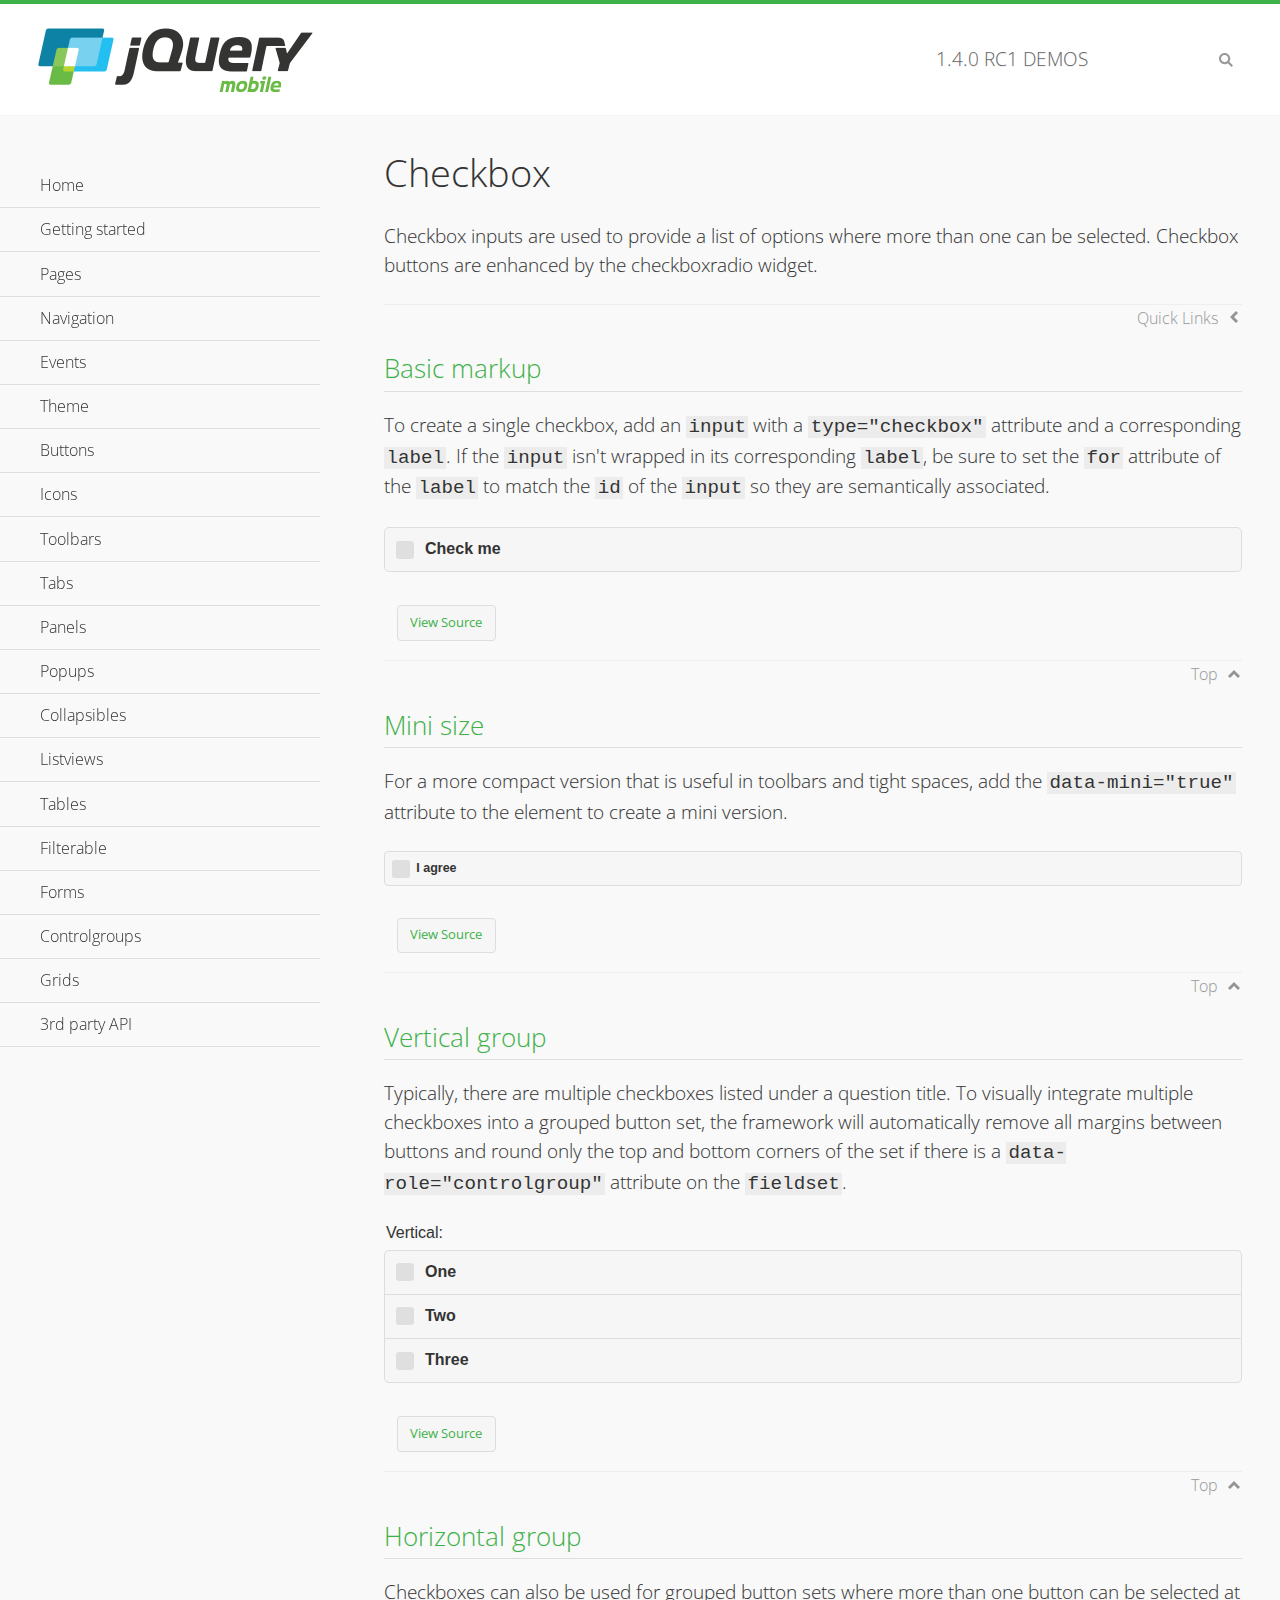
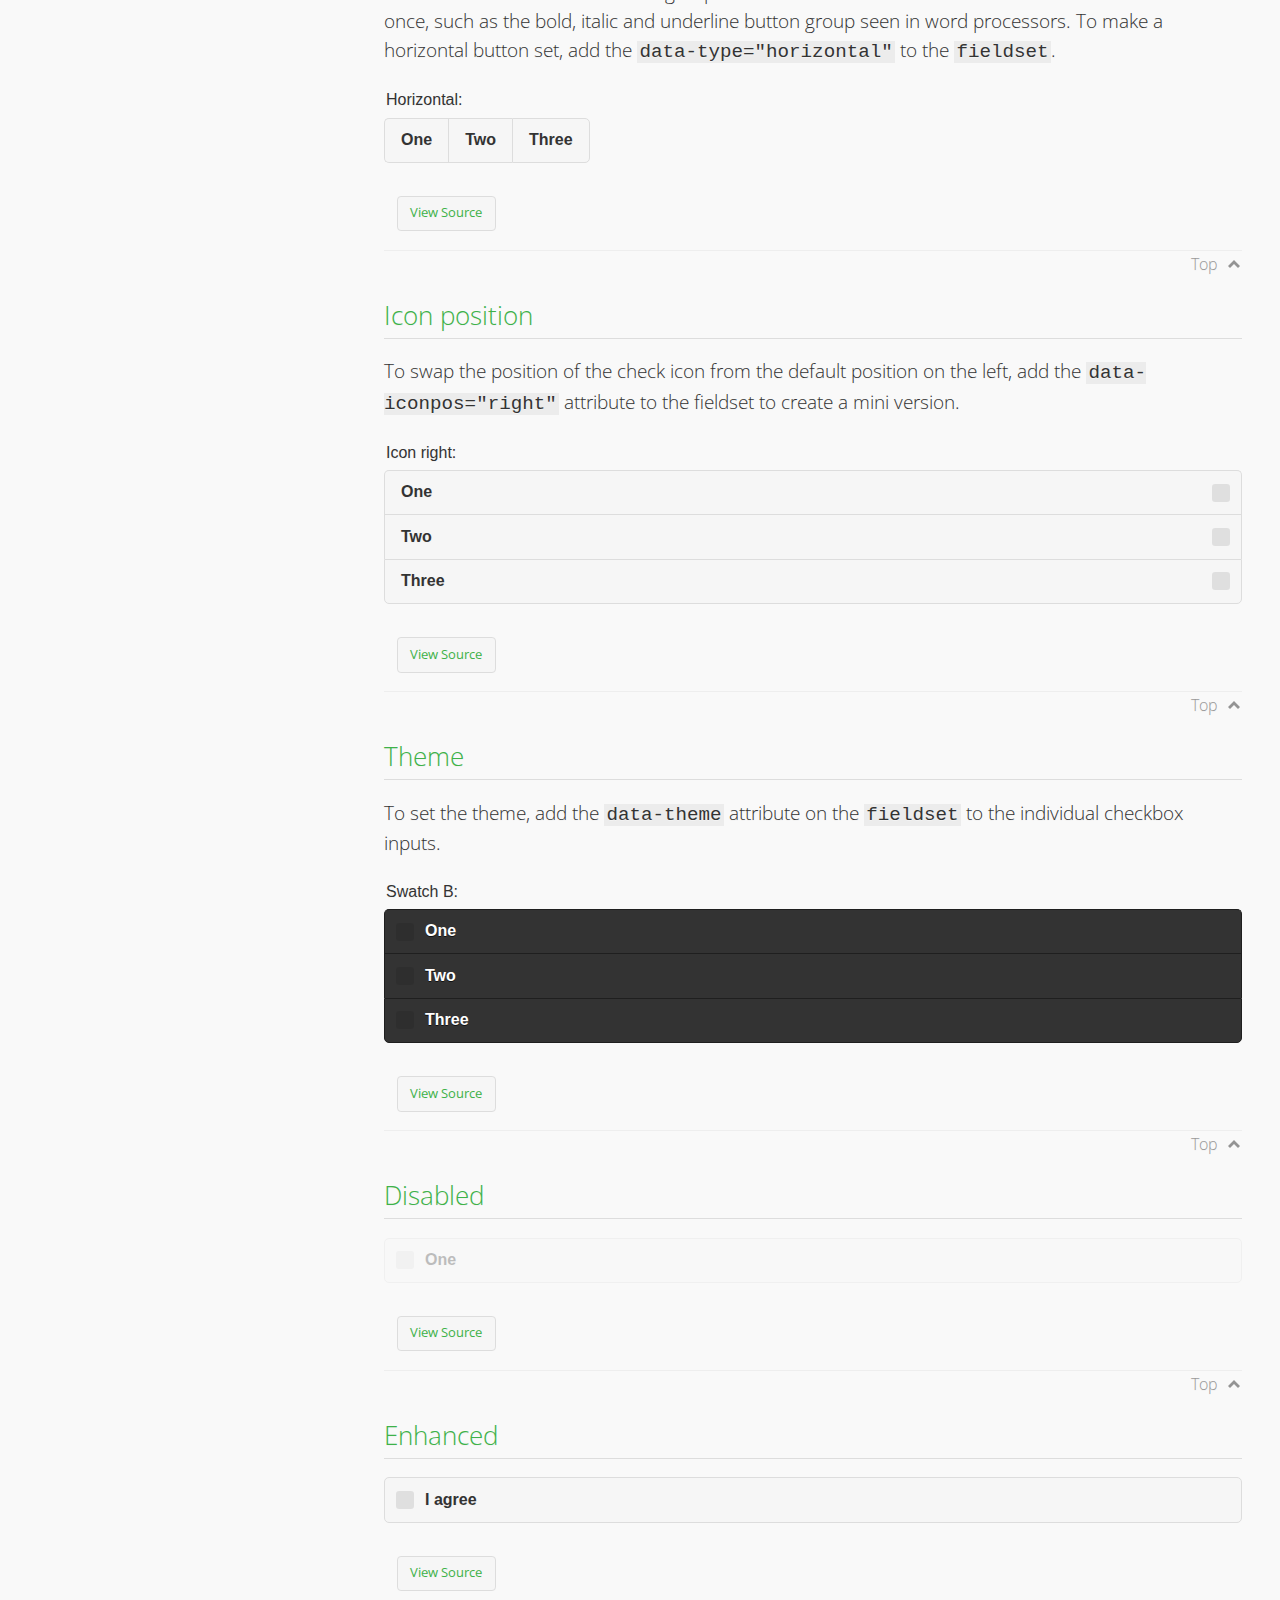
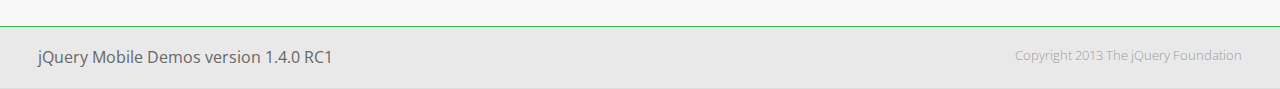
<file: high/plugins/jquery.mobile-1.4.0-rc.1/demos/checkboxradio-checkbox/index.html>
<!DOCTYPE html>
<html>
<head>
	<meta charset="utf-8">
	<meta name="viewport" content="width=device-width, initial-scale=1">
	<title>Checkbox - jQuery Mobile Demos</title>
	<link rel="shortcut icon" href="../favicon.ico">
    <link rel="stylesheet" href="http://fonts.googleapis.com/css?family=Open+Sans:300,400,700">
	<link rel="stylesheet" href="../css/themes/default/jquery.mobile-1.4.0-rc.1.min.css">
	<link rel="stylesheet" href="../_assets/css/jqm-demos.css">
	<script src="../js/jquery.js"></script>
	<script src="../_assets/js/index.js"></script>
	<script src="../js/jquery.mobile-1.4.0-rc.1.min.js"></script>
</head>
<div data-role="page" class="jqm-demos" data-quicklinks="true">

	<div data-role="header" class="jqm-header">
		<h2><a href="../" title="jQuery Mobile Demos home"><img src="../_assets/img/jquery-logo.png" alt="jQuery Mobile"></a></h2>
		<p><span class="jqm-version"></span> Demos</p>
		<a href="#" class="jqm-navmenu-link ui-btn ui-btn-icon-notext ui-corner-all ui-icon-bars ui-nodisc-icon ui-alt-icon ui-btn-left">Menu</a>
		<a href="#" class="jqm-search-link ui-btn ui-btn-icon-notext ui-corner-all ui-icon-search ui-nodisc-icon ui-alt-icon ui-btn-right">Search</a>
	</div><!-- /header -->

	<div role="main" class="ui-content jqm-content">

		<h1>Checkbox</h1>

		<p>Checkbox inputs are used to provide a list of options where more than one can be selected. Checkbox buttons are enhanced by the checkboxradio widget.</p>

		<h2>Basic markup</h2>

		<p>To create a single checkbox, add an <code>input</code> with a <code>type="checkbox"</code> attribute and a corresponding <code>label</code>. If the <code>input</code> isn't wrapped in its corresponding <code>label</code>, be sure to set the <code>for</code> attribute of the <code>label</code> to match the <code>id</code> of the <code>input</code> so they are semantically associated.</p>

		<div data-demo-html="true">
            <form>
               	<label>
                	<input type="checkbox" name="checkbox-0 ">Check me
                </label>
        	</form>
		</div><!--/demo-html -->

		<h2>Mini size</h2>

		<p>For a more compact version that is useful in toolbars and tight spaces, add the <code>data-mini="true"</code> attribute to the element to create a mini version. </p>

		<div data-demo-html="true">
            <form>
				<input type="checkbox" name="checkbox-mini-0" id="checkbox-mini-0" data-mini="true">
				<label for="checkbox-mini-0">I agree</label>
        	</form>
		</div><!--/demo-html -->

		<h2>Vertical group</h2>

		<p>Typically, there are multiple checkboxes listed under a question title. To visually integrate multiple checkboxes into a grouped button set, the framework will automatically remove all margins between buttons and round only the top and bottom corners of the set if there is a <code> data-role="controlgroup"</code> attribute on the <code>fieldset</code>.</p>

		<div data-demo-html="true">
            <form>
               	<fieldset data-role="controlgroup">
					<legend>Vertical:</legend>
					<input type="checkbox" name="checkbox-v-2a" id="checkbox-v-2a">
					<label for="checkbox-v-2a">One</label>
					<input type="checkbox" name="checkbox-v-2b" id="checkbox-v-2b">
					<label for="checkbox-v-2b">Two</label>
					<input type="checkbox" name="checkbox-v-2c" id="checkbox-v-2c">
					<label for="checkbox-v-2c">Three</label>
				</fieldset>
        	</form>
		</div><!--/demo-html -->

		<h2>Horizontal group</h2>

		<p>Checkboxes can also be used for grouped button sets where more than one button can be selected at once, such as the bold, italic and underline button group seen in word processors. To make a horizontal button set, add the <code> data-type="horizontal"</code> to the <code>fieldset</code>.</p>

		<div data-demo-html="true">
            <form>
				<fieldset data-role="controlgroup" data-type="horizontal">
					<legend>Horizontal:</legend>
					<input type="checkbox" name="checkbox-h-2a" id="checkbox-h-2a">
					<label for="checkbox-h-2a">One</label>
					<input type="checkbox" name="checkbox-h-2b" id="checkbox-h-2b">
					<label for="checkbox-h-2b">Two</label>
					<input type="checkbox" name="checkbox-h-2c" id="checkbox-h-2c">
					<label for="checkbox-h-2c">Three</label>
				</fieldset>
        	</form>
		</div><!--/demo-html -->

		<h2>Icon position</h2>

		<p>To swap the position of the check icon from the default position on the left, add the <code>data-iconpos="right"</code> attribute to the fieldset to create a mini version. </p>

		<div data-demo-html="true">
			<form>
				<fieldset data-role="controlgroup" data-iconpos="right">
					<legend>Icon right:</legend>
					<input type="checkbox" name="checkbox-h-6a" id="checkbox-h-6a">
					<label for="checkbox-h-6a">One</label>
					<input type="checkbox" name="checkbox-h-6b" id="checkbox-h-6b">
					<label for="checkbox-h-6b">Two</label>
					<input type="checkbox" name="checkbox-h-6c" id="checkbox-h-6c">
					<label for="checkbox-h-6c">Three</label>
				</fieldset>
			</form>
		</div><!--/demo-html -->

		<h2>Theme</h2>

		<p>To set the theme, add the <code>data-theme</code> attribute on the <code>fieldset</code> to the individual checkbox inputs.</p>

		<div data-demo-html="true">
            <form>
               	<fieldset data-role="controlgroup">
					<legend>Swatch B:</legend>
					<input type="checkbox" name="checkbox-t-2a" id="checkbox-t-2a" data-theme="b">
					<label for="checkbox-t-2a">One</label>
					<input type="checkbox" name="checkbox-t-2b" id="checkbox-t-2b" data-theme="b">
					<label for="checkbox-t-2b">Two</label>
					<input type="checkbox" name="checkbox-t-2c" id="checkbox-t-2c" data-theme="b">
					<label for="checkbox-t-2c">Three</label>
				</fieldset>
        	</form>
		</div><!--/demo-html -->

		<h2>Disabled</h2>

		<div data-demo-html="true">
            <form>
					<input disabled type="checkbox" name="checkbox-t-2a" id="checkbox-t-2a" data-theme="a">
					<label for="checkbox-t-2a">One</label>
        	</form>
		</div><!--/demo-html -->

		<h2>Enhanced</h2>

        <div data-demo-html="true">
			<div class="ui-checkbox">
				<label for="checkbox-enhanced" class="ui-btn ui-corner-all ui-btn-inherit ui-btn-icon-left ui-checkbox-off">I agree</label>
				<input type="checkbox" name="checkbox-enhanced" id="checkbox-enhanced" data-enhanced="true">
			</div>
		</div><!--/demo-html -->

	</div><!-- /content -->
	    <div data-role="panel" class="jqm-navmenu-panel" data-position="left" data-display="overlay" data-theme="a">
	    	<ul class="jqm-list ui-alt-icon ui-nodisc-icon">
<li data-filtertext="demos homepage" data-icon="home"><a href=".././">Home</a></li>
<li data-role="collapsible" data-collapsed-icon="carat-d" data-expanded-icon="carat-u" data-iconpos="right" data-inset="false">
	<h3>Getting started</h3>
	<ul>
		<li data-filtertext="introduction overview getting started"><a href="../intro/" data-ajax="false">Introduction</a></li>
		<li data-filtertext="responsive web design rwd adaptive progressive enhancement PE accessible mobile breakpoints media query media queries"><a href="../rwd/" data-ajax="false">Responsive Web Design</a></li>
	</ul>
</li>
<li data-role="collapsible" data-collapsed-icon="carat-d" data-expanded-icon="carat-u" data-iconpos="right" data-inset="false">
	<h3>Pages</h3>
	<ul>
		<li data-filtertext="pages page widget ajax navigation"><a href="../pages/" data-ajax="false">Pages</a></li>
		<li data-filtertext="single page"><a href="../pages-single-page/" data-ajax="false">Single page</a></li>
		<li data-filtertext="multipage multi-page page"><a href="../pages-multi-page/" data-ajax="false">Multi-page template</a></li>
		<li data-filtertext="dialog page widget modal popup"><a href="../pages-dialog/" data-ajax="false">Dialog page</a></li>
	</ul>
</li>
<li data-role="collapsible" data-collapsed-icon="carat-d" data-expanded-icon="carat-u" data-iconpos="right" data-inset="false">
	<h3>Navigation</h3>
	<ul>
		<li data-filtertext="ajax navigation navigate widget history event method"><a href="../navigation/" data-ajax="false">Navigation</a></li>
		<li data-filtertext="linking pages page links navigation ajax prefetch cache"><a href="../navigation-linking-pages/" data-ajax="false">Linking pages</a></li>
		<li data-filtertext="php redirect server redirection server-side navigation"><a href="../navigation-php-redirect/" data-ajax="false">PHP redirect demo</a></li>
		<li data-filtertext="page transitions animated pages popup navigation flip slide fade pop"><a href="../transitions/" data-ajax="false">Transitions</a></li>
		<li data-filtertext="loader widget page loading navigation overlay spinner"><a href="../loader/" data-ajax="false">Loader</a></li>
	</ul>
</li>
<li data-role="collapsible" data-collapsed-icon="carat-d" data-expanded-icon="carat-u" data-iconpos="right" data-inset="false">
	<h3>Events</h3>
	<ul>
		<li data-filtertext="swipe to delete list items listviews swipe events"><a href="../swipe-list/" data-ajax="false">Swipe list items</a></li>
		<li data-filtertext="swipe to navigate swipe page navigation swipe events"><a href="../swipe-page/" data-ajax="false">Swipe page navigation</a></li>
	</ul>
</li>
<li data-role="collapsible" data-collapsed-icon="carat-d" data-expanded-icon="carat-u" data-iconpos="right" data-inset="false">
	<h3>Theme</h3>
	<ul>
		<li data-filtertext="default theme swatches theming style css"><a href="../theme-default/" data-ajax="false">Default theme</a></li>
		<li data-filtertext="classic theme old theme swatches theming style css"><a href="../theme-classic/" data-ajax="false">Classic theme</a></li>
	</ul>
</li>
<li data-filtertext="buttons button markup buttonmarkup method anchor link button element"><a href="../button-markup/" data-ajax="false">Buttons</a></li>
<li data-role="collapsible" data-collapsed-icon="carat-d" data-expanded-icon="carat-u" data-iconpos="right" data-inset="false">
	<h3>Icons</h3>
	<ul>
		<li data-filtertext="button icons svg disc alt custom icon position"><a href="../icons/" data-ajax="false">Icons</a></li>
		<li data-filtertext=""><a href="../icons-grunticon/" data-ajax="false">Icons load script</a></li>
	</ul>
</li>
<li data-role="collapsible" data-collapsed-icon="carat-d" data-expanded-icon="carat-u" data-iconpos="right" data-inset="false">
	<h3>Toolbars</h3>
	<ul>
		<li data-filtertext="toolbar widget header footer toolbars fixed fullscreen external sections"><a href="../toolbar/" data-ajax="false">Toolbar</a></li>
		<li data-filtertext="dynamic toolbars dynamically add toolbar header footer"><a href="../toolbar-dynamic/" data-ajax="false">Dynamic toolbars</a></li>
		<li data-filtertext="external toolbars header footer"><a href="../toolbar-external/" data-ajax="false">External toolbars</a></li>
		<li data-filtertext="fixed toolbars header footer"><a href="../toolbar-fixed/" data-ajax="false">Fixed toolbars</a></li>
		<li data-filtertext="fixed fullscreen toolbars header footer"><a href="../toolbar-fixed-fullscreen/" data-ajax="false">Fullscreen toolbars</a></li>
		<li data-filtertext="external fixed toolbars header footer"><a href="../toolbar-fixed-external/" data-ajax="false">Fixed external toolbars</a></li>
		<li data-filtertext="external persistent toolbars header footer navbar navmenu"><a href="../toolbar-fixed-persistent/" data-ajax="false">Persistent toolbars</a></li>
		<li data-filtertext="external ajax optimized toolbars persistent toolbars header footer navbar"><a href="../toolbar-fixed-persistent-optimized/" data-ajax="false">AJAX optimized toolbars</a></li>
		<li data-filtertext="form in toolbars header footer"><a href="../toolbar-fixed-forms/" data-ajax="false">Form in toolbar</a></li>
		<li data-filtertext="navbar widget navmenu toolbars header footer"><a href="../navbar/" data-ajax="false">Navbar widget</a></li>
	</ul>
</li>
<li data-filtertext="ui tabs widget"><a href="../tabs/" data-ajax="false">Tabs</a></li>
<li data-role="collapsible" data-collapsed-icon="carat-d" data-expanded-icon="carat-u" data-iconpos="right" data-inset="false">
	<h3>Panels</h3>
	<ul>
		<li data-filtertext="panel widget sliding panels reveal push overlay responsive"><a href="../panel/" data-ajax="false">Panel</a></li>
		<li data-filtertext=""><a href="../panel-external/" data-ajax="false">External panels</a></li>
		<li data-filtertext="panel "><a href="../panel-fixed/" data-ajax="false">Fixed panels</a></li>
		<li data-filtertext="panel slide panels sliding panels shadow rwd responsive breakpoint"><a href="../panel-responsive/" data-ajax="false">Panels responsive</a></li>
		<li data-filtertext="panel custom style custom panel width reveal shadow listview panel styling page background wrapper"><a href="../panel-styling/" data-ajax="false">Custom panel style</a></li>
		<li data-filtertext="panel open on swipe"><a href="../panel-swipe-open/" data-ajax="false">Panel open on swipe</a></li>
		<li data-filtertext="panels outside page internal external toolbars"><a href="../panel-external-internal/" data-ajax="false">Panel external and internal</a></li>
	</ul>
</li>
<li data-role="collapsible" data-collapsed-icon="carat-d" data-expanded-icon="carat-u" data-iconpos="right" data-inset="false">
	<h3>Popups</h3>
	<ul>
		<li data-filtertext="popup widget popups dialog modal transition tooltip lightbox form overlay screen flip pop fade transition"><a href="../popup/" data-ajax="false">Popup</a></li>
		<li data-filtertext="popup alignment position"><a href="../popup-alignment/" data-ajax="false">Popup alignment</a></li>
		<li data-filtertext="popup arrow size popups popover"><a href="../popup-arrow-size/" data-ajax="false">Popup arrow size</a></li>
		<li data-filtertext="dynamic popups popup images lightbox"><a href="../popup-dynamic/" data-ajax="false">Dynamic popups</a></li>
		<li data-filtertext="popups with iframes scaling"><a href="../popup-iframe/" data-ajax="false">Popups with iframes</a></li>
		<li data-filtertext="popup image scaling"><a href="../popup-image-scaling/" data-ajax="false">Popup image scaling</a></li>
		<li data-filtertext="external popup outside multi-page"><a href="../popup-outside-multipage" data-ajax="false">Popup outside multi-page</a></li>
	</ul>
</li>
<li data-role="collapsible" data-collapsed-icon="carat-d" data-expanded-icon="carat-u" data-iconpos="right" data-inset="false">
	<h3>Collapsibles</h3>
	<ul>
		<li data-filtertext="collapsibles content formatting"><a href="../collapsible/" data-ajax="false">Collapsible</a></li>
		<li data-filtertext="dynamic collapsible set accordion append expand"><a href="../collapsible-dynamic/" data-ajax="false">Dynamic collapsibles</a></li>
		<li data-filtertext="accordions collapsible set widget content formatting grouped collapsibles"><a href="../collapsibleset/" data-ajax="false">Collapsible set</a></li>
	</ul>
</li>
<li data-role="collapsible" data-collapsed-icon="carat-d" data-expanded-icon="carat-u" data-iconpos="right" data-inset="false">
	<h3>Listviews</h3>
	<ul>
		<li data-filtertext="listview widget thumbnails icons nested split button collapsible ul ol"><a href="../listview/" data-ajax="false">Listview</a></li>
		<li data-filtertext="autocomplete filterable reveal listview filtertextbeforefilter placeholder"><a href="../listview-autocomplete/" data-ajax="false">Listview autocomplete</a></li>
		<li data-filtertext="autocomplete filterable reveal listview remote data filtertextbeforefilter placeholder"><a href="../listview-autocomplete-remote/" data-ajax="false">Listview autocomplete remote data</a></li>
		<li data-filtertext="autodividers anchor jump scroll linkbars listview lists ul ol"><a href="../listview-autodividers-linkbar/" data-ajax="false">Listview autodividers linkbar</a></li>
		<li data-filtertext="listview autodividers selector autodividersselector lists ul ol"><a href="../listview-autodividers-selector/" data-ajax="false">Listview autodividers selector</a></li>
		<li data-filtertext="listview collapsible list items flat"><a href="../listview-collapsible-item-flat/" data-ajax="false">Listview collapsible list items (flat)</a></li>
		<li data-filtertext="listview collapsible list indented"><a href="../listview-collapsible-item-indented/" data-ajax="false">Listview collapsible list items (indented)</a></li>
		<li data-filtertext="grid listview responsive grids responsive listviews lists ul"><a href="../listview-grid/" data-ajax="false">Listview responsive grid</a></li>
	</ul>
</li>
<li data-role="collapsible" data-collapsed-icon="carat-d" data-expanded-icon="carat-u" data-iconpos="right" data-inset="false">
	<h3>Tables</h3>
	<ul>
		<li data-filtertext="table widget reflow column toggle th td responsive tables rwd hide show tabular"><a href="../table-column-toggle/" data-ajax="false">Table Column Toggle</a></li>
		<li data-filtertext="table column toggle phone comparison demo"><a href="../table-column-toggle-example/" data-ajax="false">Table Column Toggle demo</a></li>
		<li data-filtertext="responsive tables table column toggle heading groups rwd breakpoint"><a href="../table-column-toggle-heading-groups/" data-ajax="false">Table Column Toggle heading groups</a></li>
		<li data-filtertext="responsive tables table column toggle hide rwd breakpoint customization options"><a href="../table-column-toggle-options/" data-ajax="false">Table Column Toggle options</a></li>
		<li data-filtertext="table reflow th td responsive rwd columns tabular"><a href="../table-reflow/" data-ajax="false">Table Reflow</a></li>
		<li data-filtertext="responsive tables table reflow heading groups rwd breakpoint"><a href="../table-reflow-heading-groups/" data-ajax="false">Table Reflow heading groups</a></li>
		<li data-filtertext="responsive tables table reflow stripes strokes table style"><a href="../table-reflow-stripes-strokes/" data-ajax="false">Table Reflow stripes and strokes</a></li>
		<li data-filtertext="responsive tables table reflow stack custom styles"><a href="../table-reflow-styling/" data-ajax="false">Table Reflow custom styles</a></li>
	</ul>
</li>
<li data-filtertext="filterable filter elements sorting searching listview table"><a href="../filterable/" data-ajax="false">Filterable</a></li>
<li data-role="collapsible" data-collapsed-icon="carat-d" data-expanded-icon="carat-u" data-iconpos="right" data-inset="false">
	<h3>Forms</h3>
	<ul>
		<li data-filtertext="forms text checkbox radio range button submit reset inputs selects textarea slider flipswitch label form elements"><a href="../forms/" data-ajax="false">Forms</a></li>
		<li data-filtertext="forms gallery examples overview forms text checkbox radio range button submit reset inputs selects textarea slider flipswitch label form elements"><a href="../forms-gallery/" data-ajax="false">Forms gallery</a></li>
		<li data-filtertext="forms disabled form elements"><a href="../forms-disabled/" data-ajax="false">Forms disabled</a></li>
		<li data-filtertext="form field containers fieldcontain ui-field-contain forms"><a href="../forms-field-contain/" data-ajax="false">Field containers</a></li>
		<li data-filtertext="form hide labels hidden accessible ui-hidden-accessible forms"><a href="../forms-label-hidden-accessible/" data-ajax="false">Hide labels</a></li>

		<li data-filtertext="form textinput widget text input textarea number date time tel email file color password"><a href="../textinput/" data-ajax="false">Textinput</a></li>
		<li data-filtertext="form button widget input button submit reset"><a href="../button/" data-ajax="false">Input button</a></li>
		<li data-filtertext="form checkboxradio widget checkbox input checkboxes controlgroups"><a href="../checkboxradio-checkbox/" data-ajax="false">Checkboxes</a></li>
		<li data-filtertext="form checkboxradio widget radio input radio buttons controlgroups"><a href="../checkboxradio-radio/" data-ajax="false">Radio buttons</a></li>
		<li data-filtertext="form selectmenu widget select input custom select menu selects"><a href="../selectmenu/" data-ajax="false">Selectmenu</a></li>
		<li data-filtertext="form custom select menu selectmenu widget custom menu option optgroup multiple selects"><a href="../selectmenu-custom/" data-ajax="false">Custom select menu</a></li>
		<li data-filtertext="filterable select filter popup dialog"><a href="../selectmenu-custom-filter/" data-ajax="false">Custom select menu with filter</a></li>
		<li data-filtertext="form slider widget range input single sliders"><a href="../slider/" data-ajax="false">Slider</a></li>
		<li data-filtertext="form slider widget flipswitch slider binary select flip toggle switch"><a href="../slider-flipswitch/" data-ajax="false">Slider flip toggle switch</a></li>
		<li data-filtertext="form slider tooltip handle value input range sliders"><a href="../slider-tooltip/" data-ajax="false">Slider tooltip</a></li>
		<li data-filtertext="form rangeslider widget dual sliders dual handle sliders range input"><a href="../rangeslider/" data-ajax="false">Rangeslider</a></li>
		<li data-filtertext="form flipswitch widget flip toggle switch binary select checkbox input"><a href="../flipswitch/" data-ajax="false">Flipswitch</a></li>
	</ul>
</li>
<li data-role="collapsible" data-collapsed-icon="carat-d" data-expanded-icon="carat-u" data-iconpos="right" data-inset="false">
	<h3>Controlgroups</h3>
	<ul>
		<li data-filtertext="controlgroups selectmenu checkboxradio input grouped buttons horizontal vertical"><a href="../controlgroup/" data-ajax="false">Controlgroup</a></li>
		<li data-filtertext="dynamic controlgroup dynamically add buttons"><a href="../controlgroup-dynamic/" data-ajax="false">Dynamic controlgroups</a></li>
	</ul>
</li>
<li data-role="collapsible" data-collapsed-icon="carat-d" data-expanded-icon="carat-u" data-iconpos="right" data-inset="false">
	<h3>Grids</h3>
	<ul>
		<li data-filtertext="grids columns blocks content formatting rwd responsive"><a href="../grids/" data-ajax="false">Grids</a></li>
		<li data-filtertext="buttons in grids"><a href="../grids-buttons/" data-ajax="false">Buttons in grids</a></li>
		<li data-filtertext="custom responsive grids rwd"><a href="../grids-custom-responsive/" data-ajax="false">Custom responsive grids</a></li>
	</ul>
</li>
<li data-role="collapsible" data-collapsed-icon="carat-d" data-expanded-icon="carat-u" data-iconpos="right" data-inset="false">
	<h3>3rd party API</h3>
	<ul>
		<li data-filtertext="backbone requirejs navigation router"><a href="../backbone-requirejs/" data-ajax="false">Backbone RequireJS</a></li>
		<li data-filtertext="google maps geolocation demo"><a href="../map-geolocation/" data-ajax="false">Google Maps geolocation</a></li>
		<li data-filtertext="google maps hybrid"><a href="../map-list-toggle/" data-ajax="false">Google Maps list toggle</a></li>
	</ul>
</li>

		     </ul>
		</div><!-- /panel -->


	<div data-role="footer" data-position="fixed" data-tap-toggle="false" class="jqm-footer">
		<p>jQuery Mobile Demos version <span class="jqm-version"></span></p>
		<p>Copyright 2013 The jQuery Foundation</p>
	</div><!-- /footer -->
	<!-- TODO: This should become an external panel so we can add input to markup (unique ID) -->
    <div data-role="panel" class="jqm-search-panel" data-position="right" data-display="overlay" data-theme="a">
		<div class="jqm-search">
			<ul class="jqm-list" data-filter-placeholder="Search demos..." data-filter-reveal="true">
<li data-filtertext="demos homepage" data-icon="home"><a href=".././">Home</a></li>
<li data-role="collapsible" data-collapsed-icon="carat-d" data-expanded-icon="carat-u" data-iconpos="right" data-inset="false">
	<h3>Getting started</h3>
	<ul>
		<li data-filtertext="introduction overview getting started"><a href="../intro/" data-ajax="false">Introduction</a></li>
		<li data-filtertext="responsive web design rwd adaptive progressive enhancement PE accessible mobile breakpoints media query media queries"><a href="../rwd/" data-ajax="false">Responsive Web Design</a></li>
	</ul>
</li>
<li data-role="collapsible" data-collapsed-icon="carat-d" data-expanded-icon="carat-u" data-iconpos="right" data-inset="false">
	<h3>Pages</h3>
	<ul>
		<li data-filtertext="pages page widget ajax navigation"><a href="../pages/" data-ajax="false">Pages</a></li>
		<li data-filtertext="single page"><a href="../pages-single-page/" data-ajax="false">Single page</a></li>
		<li data-filtertext="multipage multi-page page"><a href="../pages-multi-page/" data-ajax="false">Multi-page template</a></li>
		<li data-filtertext="dialog page widget modal popup"><a href="../pages-dialog/" data-ajax="false">Dialog page</a></li>
	</ul>
</li>
<li data-role="collapsible" data-collapsed-icon="carat-d" data-expanded-icon="carat-u" data-iconpos="right" data-inset="false">
	<h3>Navigation</h3>
	<ul>
		<li data-filtertext="ajax navigation navigate widget history event method"><a href="../navigation/" data-ajax="false">Navigation</a></li>
		<li data-filtertext="linking pages page links navigation ajax prefetch cache"><a href="../navigation-linking-pages/" data-ajax="false">Linking pages</a></li>
		<li data-filtertext="php redirect server redirection server-side navigation"><a href="../navigation-php-redirect/" data-ajax="false">PHP redirect demo</a></li>
		<li data-filtertext="page transitions animated pages popup navigation flip slide fade pop"><a href="../transitions/" data-ajax="false">Transitions</a></li>
		<li data-filtertext="loader widget page loading navigation overlay spinner"><a href="../loader/" data-ajax="false">Loader</a></li>
	</ul>
</li>
<li data-role="collapsible" data-collapsed-icon="carat-d" data-expanded-icon="carat-u" data-iconpos="right" data-inset="false">
	<h3>Events</h3>
	<ul>
		<li data-filtertext="swipe to delete list items listviews swipe events"><a href="../swipe-list/" data-ajax="false">Swipe list items</a></li>
		<li data-filtertext="swipe to navigate swipe page navigation swipe events"><a href="../swipe-page/" data-ajax="false">Swipe page navigation</a></li>
	</ul>
</li>
<li data-role="collapsible" data-collapsed-icon="carat-d" data-expanded-icon="carat-u" data-iconpos="right" data-inset="false">
	<h3>Theme</h3>
	<ul>
		<li data-filtertext="default theme swatches theming style css"><a href="../theme-default/" data-ajax="false">Default theme</a></li>
		<li data-filtertext="classic theme old theme swatches theming style css"><a href="../theme-classic/" data-ajax="false">Classic theme</a></li>
	</ul>
</li>
<li data-filtertext="buttons button markup buttonmarkup method anchor link button element"><a href="../button-markup/" data-ajax="false">Buttons</a></li>
<li data-role="collapsible" data-collapsed-icon="carat-d" data-expanded-icon="carat-u" data-iconpos="right" data-inset="false">
	<h3>Icons</h3>
	<ul>
		<li data-filtertext="button icons svg disc alt custom icon position"><a href="../icons/" data-ajax="false">Icons</a></li>
		<li data-filtertext=""><a href="../icons-grunticon/" data-ajax="false">Icons load script</a></li>
	</ul>
</li>
<li data-role="collapsible" data-collapsed-icon="carat-d" data-expanded-icon="carat-u" data-iconpos="right" data-inset="false">
	<h3>Toolbars</h3>
	<ul>
		<li data-filtertext="toolbar widget header footer toolbars fixed fullscreen external sections"><a href="../toolbar/" data-ajax="false">Toolbar</a></li>
		<li data-filtertext="dynamic toolbars dynamically add toolbar header footer"><a href="../toolbar-dynamic/" data-ajax="false">Dynamic toolbars</a></li>
		<li data-filtertext="external toolbars header footer"><a href="../toolbar-external/" data-ajax="false">External toolbars</a></li>
		<li data-filtertext="fixed toolbars header footer"><a href="../toolbar-fixed/" data-ajax="false">Fixed toolbars</a></li>
		<li data-filtertext="fixed fullscreen toolbars header footer"><a href="../toolbar-fixed-fullscreen/" data-ajax="false">Fullscreen toolbars</a></li>
		<li data-filtertext="external fixed toolbars header footer"><a href="../toolbar-fixed-external/" data-ajax="false">Fixed external toolbars</a></li>
		<li data-filtertext="external persistent toolbars header footer navbar navmenu"><a href="../toolbar-fixed-persistent/" data-ajax="false">Persistent toolbars</a></li>
		<li data-filtertext="external ajax optimized toolbars persistent toolbars header footer navbar"><a href="../toolbar-fixed-persistent-optimized/" data-ajax="false">AJAX optimized toolbars</a></li>
		<li data-filtertext="form in toolbars header footer"><a href="../toolbar-fixed-forms/" data-ajax="false">Form in toolbar</a></li>
		<li data-filtertext="navbar widget navmenu toolbars header footer"><a href="../navbar/" data-ajax="false">Navbar widget</a></li>
	</ul>
</li>
<li data-filtertext="ui tabs widget"><a href="../tabs/" data-ajax="false">Tabs</a></li>
<li data-role="collapsible" data-collapsed-icon="carat-d" data-expanded-icon="carat-u" data-iconpos="right" data-inset="false">
	<h3>Panels</h3>
	<ul>
		<li data-filtertext="panel widget sliding panels reveal push overlay responsive"><a href="../panel/" data-ajax="false">Panel</a></li>
		<li data-filtertext=""><a href="../panel-external/" data-ajax="false">External panels</a></li>
		<li data-filtertext="panel "><a href="../panel-fixed/" data-ajax="false">Fixed panels</a></li>
		<li data-filtertext="panel slide panels sliding panels shadow rwd responsive breakpoint"><a href="../panel-responsive/" data-ajax="false">Panels responsive</a></li>
		<li data-filtertext="panel custom style custom panel width reveal shadow listview panel styling page background wrapper"><a href="../panel-styling/" data-ajax="false">Custom panel style</a></li>
		<li data-filtertext="panel open on swipe"><a href="../panel-swipe-open/" data-ajax="false">Panel open on swipe</a></li>
		<li data-filtertext="panels outside page internal external toolbars"><a href="../panel-external-internal/" data-ajax="false">Panel external and internal</a></li>
	</ul>
</li>
<li data-role="collapsible" data-collapsed-icon="carat-d" data-expanded-icon="carat-u" data-iconpos="right" data-inset="false">
	<h3>Popups</h3>
	<ul>
		<li data-filtertext="popup widget popups dialog modal transition tooltip lightbox form overlay screen flip pop fade transition"><a href="../popup/" data-ajax="false">Popup</a></li>
		<li data-filtertext="popup alignment position"><a href="../popup-alignment/" data-ajax="false">Popup alignment</a></li>
		<li data-filtertext="popup arrow size popups popover"><a href="../popup-arrow-size/" data-ajax="false">Popup arrow size</a></li>
		<li data-filtertext="dynamic popups popup images lightbox"><a href="../popup-dynamic/" data-ajax="false">Dynamic popups</a></li>
		<li data-filtertext="popups with iframes scaling"><a href="../popup-iframe/" data-ajax="false">Popups with iframes</a></li>
		<li data-filtertext="popup image scaling"><a href="../popup-image-scaling/" data-ajax="false">Popup image scaling</a></li>
		<li data-filtertext="external popup outside multi-page"><a href="../popup-outside-multipage" data-ajax="false">Popup outside multi-page</a></li>
	</ul>
</li>
<li data-role="collapsible" data-collapsed-icon="carat-d" data-expanded-icon="carat-u" data-iconpos="right" data-inset="false">
	<h3>Collapsibles</h3>
	<ul>
		<li data-filtertext="collapsibles content formatting"><a href="../collapsible/" data-ajax="false">Collapsible</a></li>
		<li data-filtertext="dynamic collapsible set accordion append expand"><a href="../collapsible-dynamic/" data-ajax="false">Dynamic collapsibles</a></li>
		<li data-filtertext="accordions collapsible set widget content formatting grouped collapsibles"><a href="../collapsibleset/" data-ajax="false">Collapsible set</a></li>
	</ul>
</li>
<li data-role="collapsible" data-collapsed-icon="carat-d" data-expanded-icon="carat-u" data-iconpos="right" data-inset="false">
	<h3>Listviews</h3>
	<ul>
		<li data-filtertext="listview widget thumbnails icons nested split button collapsible ul ol"><a href="../listview/" data-ajax="false">Listview</a></li>
		<li data-filtertext="autocomplete filterable reveal listview filtertextbeforefilter placeholder"><a href="../listview-autocomplete/" data-ajax="false">Listview autocomplete</a></li>
		<li data-filtertext="autocomplete filterable reveal listview remote data filtertextbeforefilter placeholder"><a href="../listview-autocomplete-remote/" data-ajax="false">Listview autocomplete remote data</a></li>
		<li data-filtertext="autodividers anchor jump scroll linkbars listview lists ul ol"><a href="../listview-autodividers-linkbar/" data-ajax="false">Listview autodividers linkbar</a></li>
		<li data-filtertext="listview autodividers selector autodividersselector lists ul ol"><a href="../listview-autodividers-selector/" data-ajax="false">Listview autodividers selector</a></li>
		<li data-filtertext="listview collapsible list items flat"><a href="../listview-collapsible-item-flat/" data-ajax="false">Listview collapsible list items (flat)</a></li>
		<li data-filtertext="listview collapsible list indented"><a href="../listview-collapsible-item-indented/" data-ajax="false">Listview collapsible list items (indented)</a></li>
		<li data-filtertext="grid listview responsive grids responsive listviews lists ul"><a href="../listview-grid/" data-ajax="false">Listview responsive grid</a></li>
	</ul>
</li>
<li data-role="collapsible" data-collapsed-icon="carat-d" data-expanded-icon="carat-u" data-iconpos="right" data-inset="false">
	<h3>Tables</h3>
	<ul>
		<li data-filtertext="table widget reflow column toggle th td responsive tables rwd hide show tabular"><a href="../table-column-toggle/" data-ajax="false">Table Column Toggle</a></li>
		<li data-filtertext="table column toggle phone comparison demo"><a href="../table-column-toggle-example/" data-ajax="false">Table Column Toggle demo</a></li>
		<li data-filtertext="responsive tables table column toggle heading groups rwd breakpoint"><a href="../table-column-toggle-heading-groups/" data-ajax="false">Table Column Toggle heading groups</a></li>
		<li data-filtertext="responsive tables table column toggle hide rwd breakpoint customization options"><a href="../table-column-toggle-options/" data-ajax="false">Table Column Toggle options</a></li>
		<li data-filtertext="table reflow th td responsive rwd columns tabular"><a href="../table-reflow/" data-ajax="false">Table Reflow</a></li>
		<li data-filtertext="responsive tables table reflow heading groups rwd breakpoint"><a href="../table-reflow-heading-groups/" data-ajax="false">Table Reflow heading groups</a></li>
		<li data-filtertext="responsive tables table reflow stripes strokes table style"><a href="../table-reflow-stripes-strokes/" data-ajax="false">Table Reflow stripes and strokes</a></li>
		<li data-filtertext="responsive tables table reflow stack custom styles"><a href="../table-reflow-styling/" data-ajax="false">Table Reflow custom styles</a></li>
	</ul>
</li>
<li data-filtertext="filterable filter elements sorting searching listview table"><a href="../filterable/" data-ajax="false">Filterable</a></li>
<li data-role="collapsible" data-collapsed-icon="carat-d" data-expanded-icon="carat-u" data-iconpos="right" data-inset="false">
	<h3>Forms</h3>
	<ul>
		<li data-filtertext="forms text checkbox radio range button submit reset inputs selects textarea slider flipswitch label form elements"><a href="../forms/" data-ajax="false">Forms</a></li>
		<li data-filtertext="forms gallery examples overview forms text checkbox radio range button submit reset inputs selects textarea slider flipswitch label form elements"><a href="../forms-gallery/" data-ajax="false">Forms gallery</a></li>
		<li data-filtertext="forms disabled form elements"><a href="../forms-disabled/" data-ajax="false">Forms disabled</a></li>
		<li data-filtertext="form field containers fieldcontain ui-field-contain forms"><a href="../forms-field-contain/" data-ajax="false">Field containers</a></li>
		<li data-filtertext="form hide labels hidden accessible ui-hidden-accessible forms"><a href="../forms-label-hidden-accessible/" data-ajax="false">Hide labels</a></li>

		<li data-filtertext="form textinput widget text input textarea number date time tel email file color password"><a href="../textinput/" data-ajax="false">Textinput</a></li>
		<li data-filtertext="form button widget input button submit reset"><a href="../button/" data-ajax="false">Input button</a></li>
		<li data-filtertext="form checkboxradio widget checkbox input checkboxes controlgroups"><a href="../checkboxradio-checkbox/" data-ajax="false">Checkboxes</a></li>
		<li data-filtertext="form checkboxradio widget radio input radio buttons controlgroups"><a href="../checkboxradio-radio/" data-ajax="false">Radio buttons</a></li>
		<li data-filtertext="form selectmenu widget select input custom select menu selects"><a href="../selectmenu/" data-ajax="false">Selectmenu</a></li>
		<li data-filtertext="form custom select menu selectmenu widget custom menu option optgroup multiple selects"><a href="../selectmenu-custom/" data-ajax="false">Custom select menu</a></li>
		<li data-filtertext="filterable select filter popup dialog"><a href="../selectmenu-custom-filter/" data-ajax="false">Custom select menu with filter</a></li>
		<li data-filtertext="form slider widget range input single sliders"><a href="../slider/" data-ajax="false">Slider</a></li>
		<li data-filtertext="form slider widget flipswitch slider binary select flip toggle switch"><a href="../slider-flipswitch/" data-ajax="false">Slider flip toggle switch</a></li>
		<li data-filtertext="form slider tooltip handle value input range sliders"><a href="../slider-tooltip/" data-ajax="false">Slider tooltip</a></li>
		<li data-filtertext="form rangeslider widget dual sliders dual handle sliders range input"><a href="../rangeslider/" data-ajax="false">Rangeslider</a></li>
		<li data-filtertext="form flipswitch widget flip toggle switch binary select checkbox input"><a href="../flipswitch/" data-ajax="false">Flipswitch</a></li>
	</ul>
</li>
<li data-role="collapsible" data-collapsed-icon="carat-d" data-expanded-icon="carat-u" data-iconpos="right" data-inset="false">
	<h3>Controlgroups</h3>
	<ul>
		<li data-filtertext="controlgroups selectmenu checkboxradio input grouped buttons horizontal vertical"><a href="../controlgroup/" data-ajax="false">Controlgroup</a></li>
		<li data-filtertext="dynamic controlgroup dynamically add buttons"><a href="../controlgroup-dynamic/" data-ajax="false">Dynamic controlgroups</a></li>
	</ul>
</li>
<li data-role="collapsible" data-collapsed-icon="carat-d" data-expanded-icon="carat-u" data-iconpos="right" data-inset="false">
	<h3>Grids</h3>
	<ul>
		<li data-filtertext="grids columns blocks content formatting rwd responsive"><a href="../grids/" data-ajax="false">Grids</a></li>
		<li data-filtertext="buttons in grids"><a href="../grids-buttons/" data-ajax="false">Buttons in grids</a></li>
		<li data-filtertext="custom responsive grids rwd"><a href="../grids-custom-responsive/" data-ajax="false">Custom responsive grids</a></li>
	</ul>
</li>
<li data-role="collapsible" data-collapsed-icon="carat-d" data-expanded-icon="carat-u" data-iconpos="right" data-inset="false">
	<h3>3rd party API</h3>
	<ul>
		<li data-filtertext="backbone requirejs navigation router"><a href="../backbone-requirejs/" data-ajax="false">Backbone RequireJS</a></li>
		<li data-filtertext="google maps geolocation demo"><a href="../map-geolocation/" data-ajax="false">Google Maps geolocation</a></li>
		<li data-filtertext="google maps hybrid"><a href="../map-list-toggle/" data-ajax="false">Google Maps list toggle</a></li>
	</ul>
</li>

			</ul>
		</div>
	</div><!-- /panel -->


</div><!-- /page -->

</body>
</html>
</file>
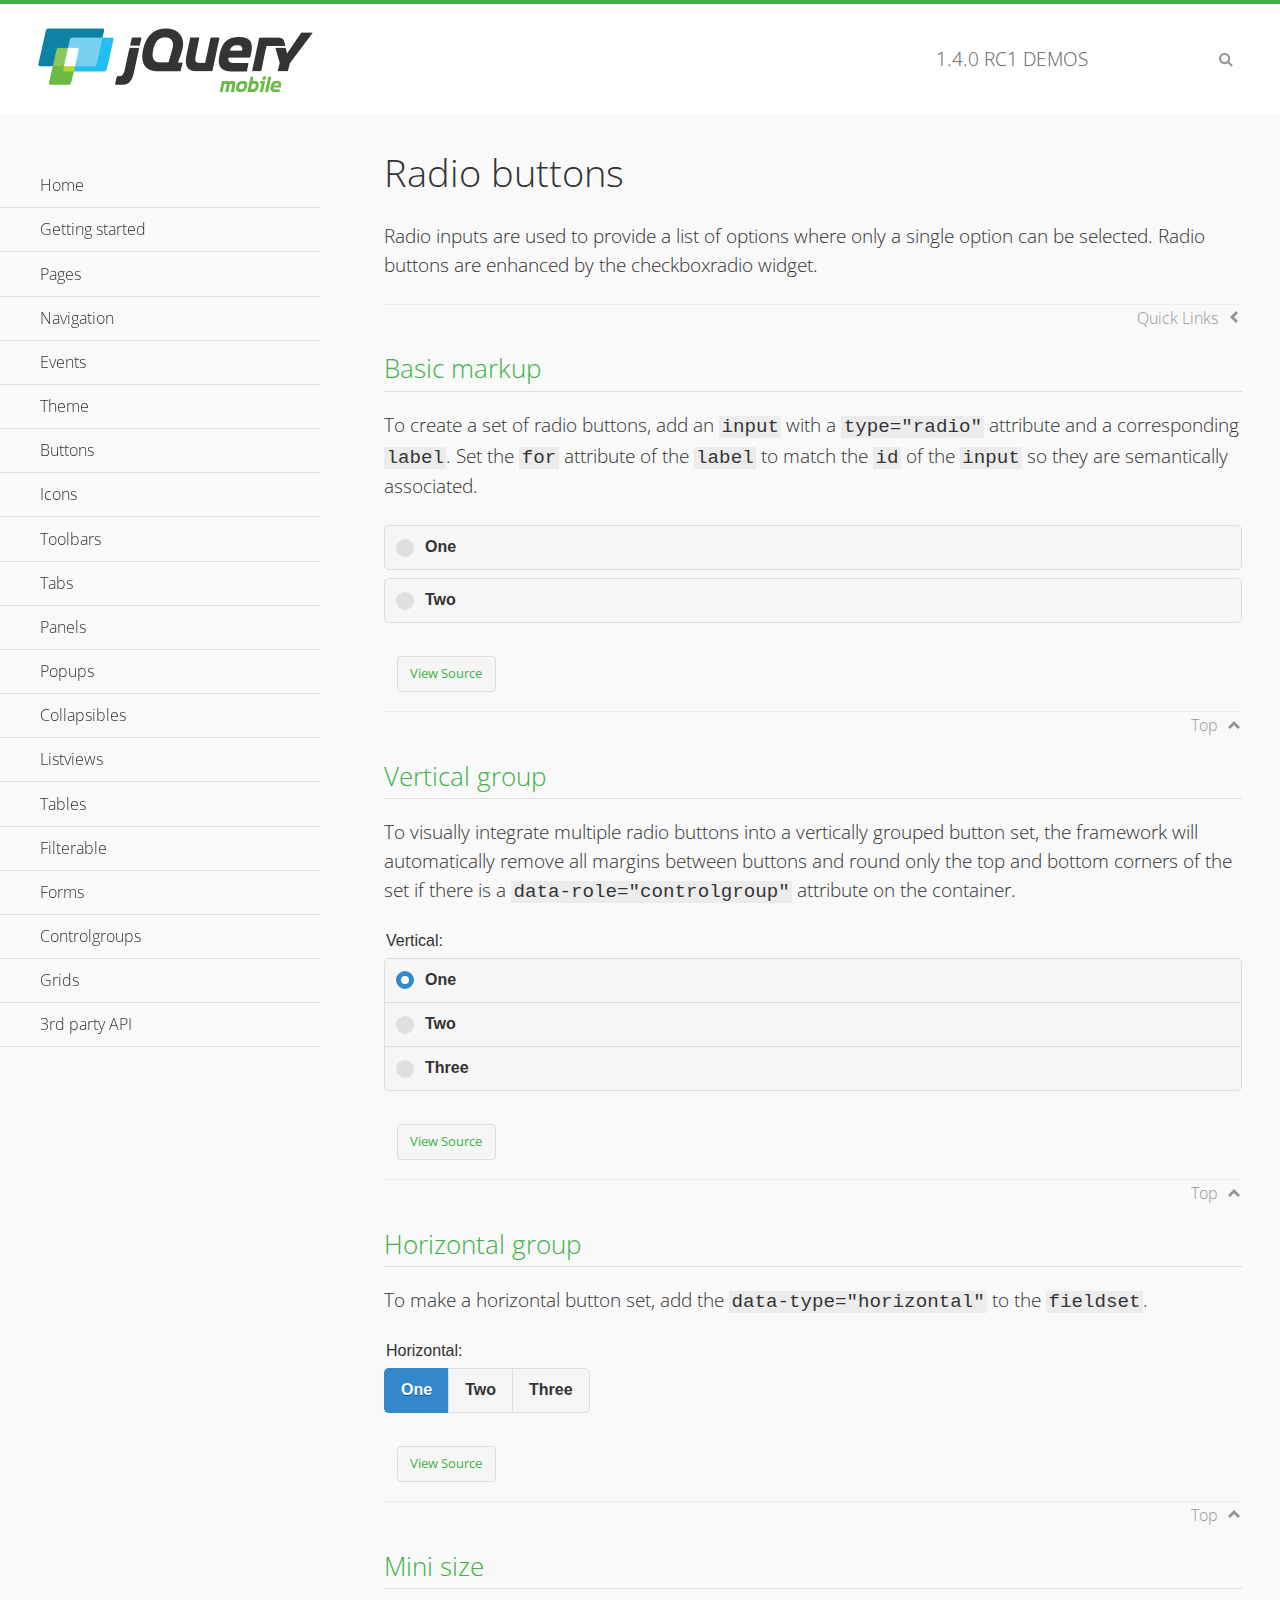
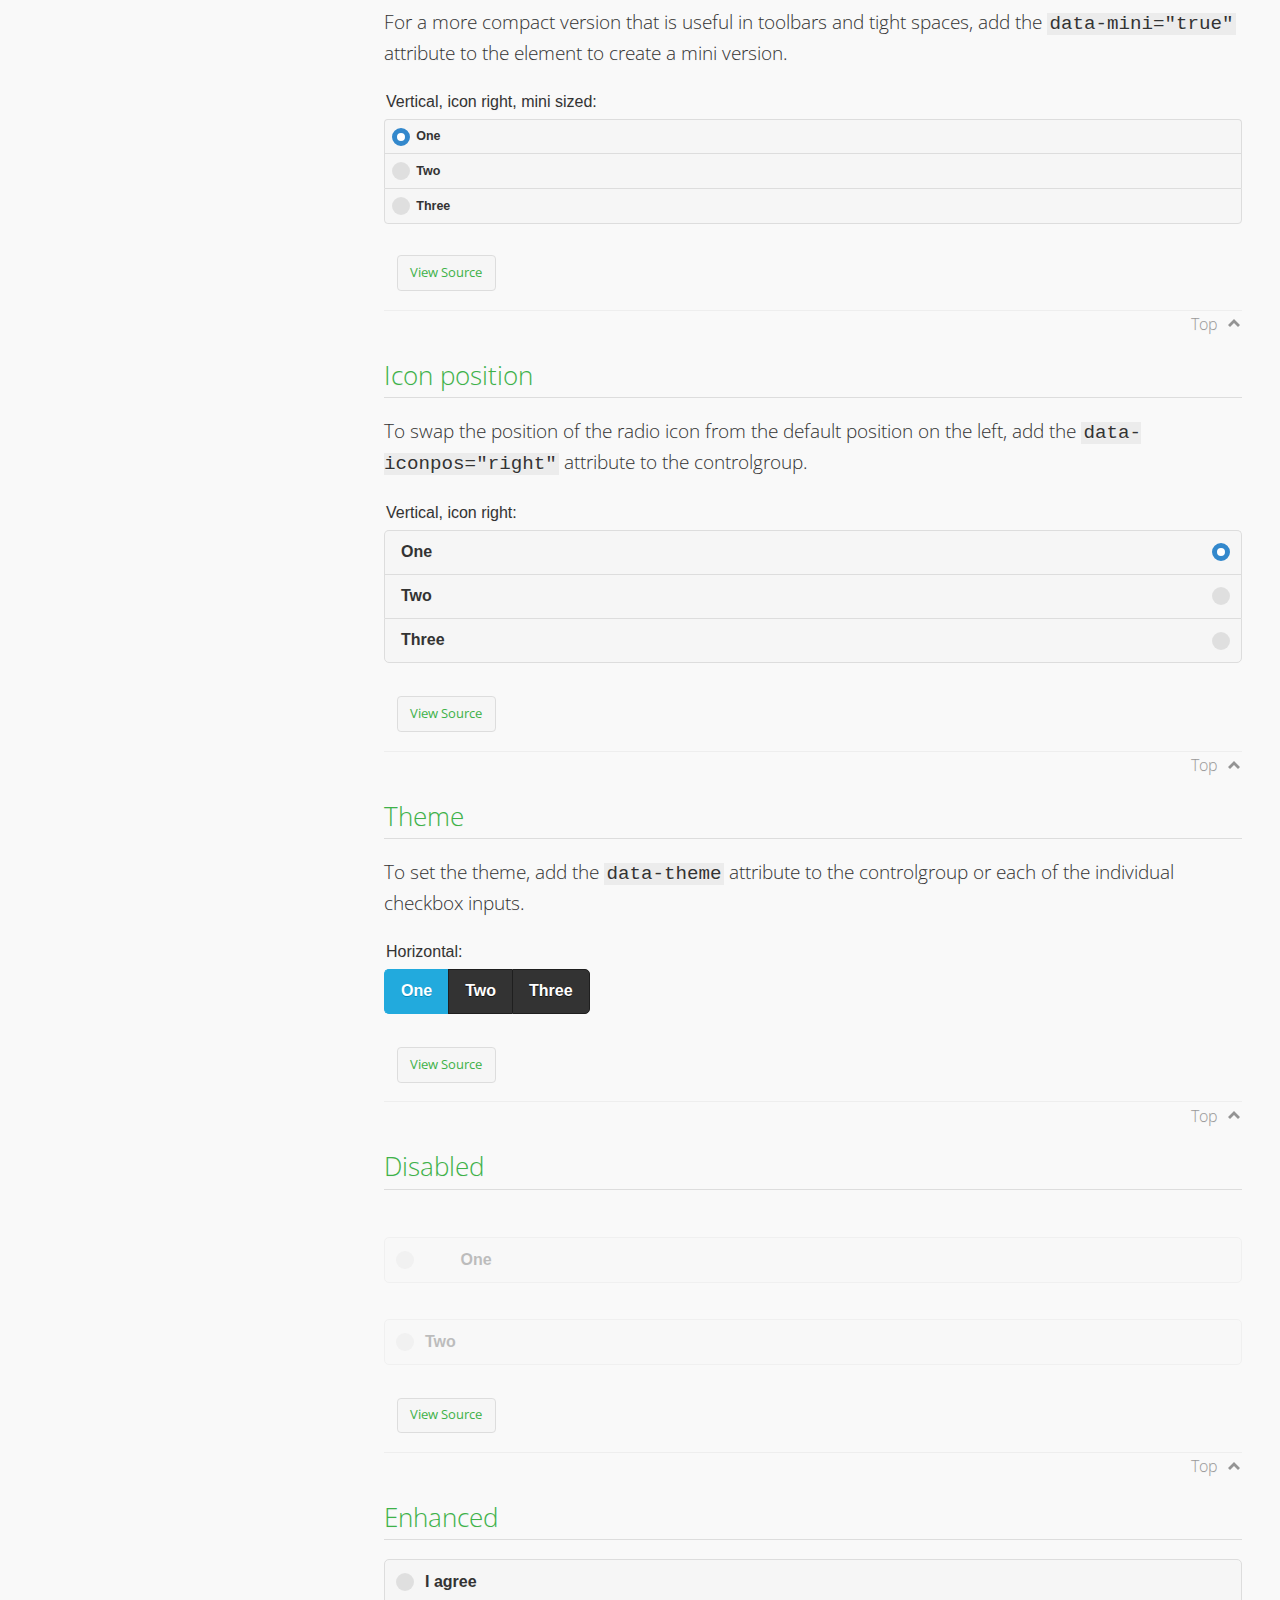
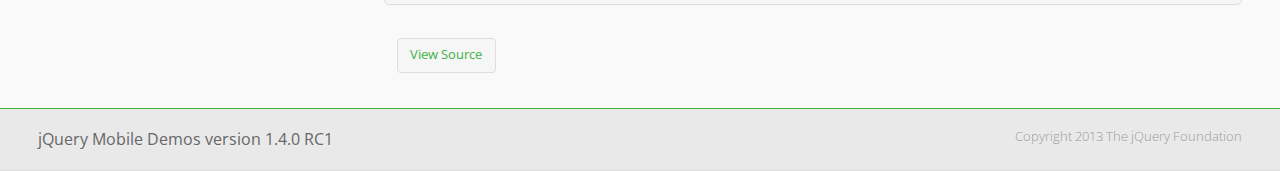
<file: high/plugins/jquery.mobile-1.4.0-rc.1/demos/checkboxradio-radio/index.html>
<!DOCTYPE html>
<html>
<head>
	<meta charset="utf-8">
	<meta name="viewport" content="width=device-width, initial-scale=1">
	<title>Radio buttons - jQuery Mobile Demos</title>
	<link rel="shortcut icon" href="../favicon.ico">
    <link rel="stylesheet" href="http://fonts.googleapis.com/css?family=Open+Sans:300,400,700">
	<link rel="stylesheet" href="../css/themes/default/jquery.mobile-1.4.0-rc.1.min.css">
	<link rel="stylesheet" href="../_assets/css/jqm-demos.css">
	<script src="../js/jquery.js"></script>
	<script src="../_assets/js/index.js"></script>
	<script src="../js/jquery.mobile-1.4.0-rc.1.min.js"></script>
</head>
<div data-role="page" class="jqm-demos" data-quicklinks="true">

	<div data-role="header" class="jqm-header">
		<h2><a href="../" title="jQuery Mobile Demos home"><img src="../_assets/img/jquery-logo.png" alt="jQuery Mobile"></a></h2>
		<p><span class="jqm-version"></span> Demos</p>
		<a href="#" class="jqm-navmenu-link ui-btn ui-btn-icon-notext ui-corner-all ui-icon-bars ui-nodisc-icon ui-alt-icon ui-btn-left">Menu</a>
		<a href="#" class="jqm-search-link ui-btn ui-btn-icon-notext ui-corner-all ui-icon-search ui-nodisc-icon ui-alt-icon ui-btn-right">Search</a>
	</div><!-- /header -->

	<div role="main" class="ui-content jqm-content">

		<h1>Radio buttons</h1>

		<p>Radio inputs are used to provide a list of options where only a single option can be selected. Radio buttons are enhanced by the checkboxradio widget.</p>

		<h2>Basic markup</h2>

		<p>To create a set of radio buttons, add an <code>input</code> with a <code>type="radio"</code> attribute and a corresponding <code>label</code>. Set the <code>for</code> attribute of the <code>label</code> to match the <code>id</code> of the <code>input</code> so they are semantically associated.</p>

		<div data-demo-html="true">
            <form>
				<label>
					<input type="radio" name="radio-choice-0" id="radio-choice-0a">One
				</label>

                <label for="radio-choice-0b">Two</label>
                <input type="radio" name="radio-choice-0" id="radio-choice-0b" class="custom">
        	</form>
		</div><!--/demo-html -->

		<h2>Vertical group</h2>

		<p>To visually integrate multiple radio buttons into a vertically grouped button set, the framework will automatically remove all margins between buttons and round only the top and bottom corners of the set if there is a <code> data-role="controlgroup"</code> attribute on the container.</p>

		<div data-demo-html="true">
            <form>
            		<fieldset data-role="controlgroup">
					<legend>Vertical:</legend>
					<input type="radio" name="radio-choice-v-2" id="radio-choice-v-2a" value="on" checked="checked">
					<label for="radio-choice-v-2a">One</label>
					<input type="radio" name="radio-choice-v-2" id="radio-choice-v-2b" value="off">
					<label for="radio-choice-v-2b">Two</label>
					<input type="radio" name="radio-choice-v-2" id="radio-choice-v-2c" value="other">
					<label for="radio-choice-v-2c">Three</label>
				</fieldset>
        	</form>
		</div><!--/demo-html -->

		<h2>Horizontal group</h2>

		<p>To make a horizontal button set, add the <code> data-type="horizontal"</code> to the <code>fieldset</code>.</p>

		<div data-demo-html="true">
            <form>
				<fieldset data-role="controlgroup" data-type="horizontal">
					<legend>Horizontal:</legend>
					<input type="radio" name="radio-choice-h-2" id="radio-choice-h-2a" value="on" checked="checked">
					<label for="radio-choice-h-2a">One</label>
					<input type="radio" name="radio-choice-h-2" id="radio-choice-h-2b" value="off">
					<label for="radio-choice-h-2b">Two</label>
					<input type="radio" name="radio-choice-h-2" id="radio-choice-h-2c" value="other">
					<label for="radio-choice-h-2c">Three</label>
				</fieldset>
        	</form>
		</div><!--/demo-html -->

		<h2>Mini size</h2>

		<p>For a more compact version that is useful in toolbars and tight spaces, add the <code>data-mini="true"</code> attribute to the element to create a mini version. </p>

		<div data-demo-html="true">
            <form>
				<fieldset data-role="controlgroup" data-mini="true">
					<legend>Vertical, icon right, mini sized:</legend>
					<input type="radio" name="radio-choice-v-6" id="radio-choice-v-6a" value="on" checked="checked">
					<label for="radio-choice-v-6a">One</label>
					<input type="radio" name="radio-choice-v-6" id="radio-choice-v-6b" value="off">
					<label for="radio-choice-v-6b">Two</label>
					<input type="radio" name="radio-choice-v-6" id="radio-choice-v-6c" value="other">
					<label for="radio-choice-v-6c">Three</label>
				</fieldset>
        	</form>
		</div><!--/demo-html -->

		<h2>Icon position</h2>

		<p>To swap the position of the radio icon from the default position on the left, add the <code>data-iconpos="right"</code> attribute to the controlgroup.</p>

		<div data-demo-html="true">
            <form>
				<fieldset data-role="controlgroup" data-iconpos="right">
					<legend>Vertical, icon right:</legend>
					<input type="radio" name="radio-choice-w-6" id="radio-choice-w-6a" value="on" checked="checked">
					<label for="radio-choice-w-6a">One</label>
					<input type="radio" name="radio-choice-w-6" id="radio-choice-w-6b" value="off">
					<label for="radio-choice-w-6b">Two</label>
					<input type="radio" name="radio-choice-w-6" id="radio-choice-w-6c" value="other">
					<label for="radio-choice-w-6c">Three</label>
				</fieldset>
        	</form>
		</div><!--/demo-html -->

		<h2>Theme</h2>

		<p>To set the theme, add the <code>data-theme</code> attribute to the controlgroup or each of the individual checkbox inputs.</p>

		<div data-demo-html="true">
            <form>
            	<fieldset data-role="controlgroup" data-theme="b" data-type="horizontal">
					<legend>Horizontal:</legend>
					<input type="radio" name="radio-choice-t-6" id="radio-choice-t-6a" value="on" checked="checked">
					<label for="radio-choice-t-6a">One</label>
					<input type="radio" name="radio-choice-t-6" id="radio-choice-t-6b" value="off">
					<label for="radio-choice-t-6b">Two</label>
					<input type="radio" name="radio-choice-t-6" id="radio-choice-t-6c" value="other">
					<label for="radio-choice-t-6c">Three</label>
				</fieldset>
        	</form>
		</div><!--/demo-html -->

		<h2>Disabled</h2>

		<div data-demo-html="true">
			<form>
			    <label>
			        <input type="radio" name="radio-choice-7" id="radio-choice-7a" disabled="disabled">One
			    </label>
			    <label for="radio-choice-7b">Two</label>
			    <input type="radio" name="radio-choice-7" id="radio-choice-7b" disabled="disabled">
			</form>
		</div><!--/demo-html -->

		<h2>Enhanced</h2>

		<div data-demo-html="true">
			<div class="ui-radio">
				<label for="radio-enhanced" class="ui-btn ui-corner-all ui-btn-inherit ui-btn-icon-left ui-radio-off">I agree</label>
				<input type="radio" name="radio-enhanced" id="radio-enhanced" data-enhanced="true">
			</div>
		</div><!--/demo-html -->

	</div><!-- /content -->
	    <div data-role="panel" class="jqm-navmenu-panel" data-position="left" data-display="overlay" data-theme="a">
	    	<ul class="jqm-list ui-alt-icon ui-nodisc-icon">
<li data-filtertext="demos homepage" data-icon="home"><a href=".././">Home</a></li>
<li data-role="collapsible" data-collapsed-icon="carat-d" data-expanded-icon="carat-u" data-iconpos="right" data-inset="false">
	<h3>Getting started</h3>
	<ul>
		<li data-filtertext="introduction overview getting started"><a href="../intro/" data-ajax="false">Introduction</a></li>
		<li data-filtertext="responsive web design rwd adaptive progressive enhancement PE accessible mobile breakpoints media query media queries"><a href="../rwd/" data-ajax="false">Responsive Web Design</a></li>
	</ul>
</li>
<li data-role="collapsible" data-collapsed-icon="carat-d" data-expanded-icon="carat-u" data-iconpos="right" data-inset="false">
	<h3>Pages</h3>
	<ul>
		<li data-filtertext="pages page widget ajax navigation"><a href="../pages/" data-ajax="false">Pages</a></li>
		<li data-filtertext="single page"><a href="../pages-single-page/" data-ajax="false">Single page</a></li>
		<li data-filtertext="multipage multi-page page"><a href="../pages-multi-page/" data-ajax="false">Multi-page template</a></li>
		<li data-filtertext="dialog page widget modal popup"><a href="../pages-dialog/" data-ajax="false">Dialog page</a></li>
	</ul>
</li>
<li data-role="collapsible" data-collapsed-icon="carat-d" data-expanded-icon="carat-u" data-iconpos="right" data-inset="false">
	<h3>Navigation</h3>
	<ul>
		<li data-filtertext="ajax navigation navigate widget history event method"><a href="../navigation/" data-ajax="false">Navigation</a></li>
		<li data-filtertext="linking pages page links navigation ajax prefetch cache"><a href="../navigation-linking-pages/" data-ajax="false">Linking pages</a></li>
		<li data-filtertext="php redirect server redirection server-side navigation"><a href="../navigation-php-redirect/" data-ajax="false">PHP redirect demo</a></li>
		<li data-filtertext="page transitions animated pages popup navigation flip slide fade pop"><a href="../transitions/" data-ajax="false">Transitions</a></li>
		<li data-filtertext="loader widget page loading navigation overlay spinner"><a href="../loader/" data-ajax="false">Loader</a></li>
	</ul>
</li>
<li data-role="collapsible" data-collapsed-icon="carat-d" data-expanded-icon="carat-u" data-iconpos="right" data-inset="false">
	<h3>Events</h3>
	<ul>
		<li data-filtertext="swipe to delete list items listviews swipe events"><a href="../swipe-list/" data-ajax="false">Swipe list items</a></li>
		<li data-filtertext="swipe to navigate swipe page navigation swipe events"><a href="../swipe-page/" data-ajax="false">Swipe page navigation</a></li>
	</ul>
</li>
<li data-role="collapsible" data-collapsed-icon="carat-d" data-expanded-icon="carat-u" data-iconpos="right" data-inset="false">
	<h3>Theme</h3>
	<ul>
		<li data-filtertext="default theme swatches theming style css"><a href="../theme-default/" data-ajax="false">Default theme</a></li>
		<li data-filtertext="classic theme old theme swatches theming style css"><a href="../theme-classic/" data-ajax="false">Classic theme</a></li>
	</ul>
</li>
<li data-filtertext="buttons button markup buttonmarkup method anchor link button element"><a href="../button-markup/" data-ajax="false">Buttons</a></li>
<li data-role="collapsible" data-collapsed-icon="carat-d" data-expanded-icon="carat-u" data-iconpos="right" data-inset="false">
	<h3>Icons</h3>
	<ul>
		<li data-filtertext="button icons svg disc alt custom icon position"><a href="../icons/" data-ajax="false">Icons</a></li>
		<li data-filtertext=""><a href="../icons-grunticon/" data-ajax="false">Icons load script</a></li>
	</ul>
</li>
<li data-role="collapsible" data-collapsed-icon="carat-d" data-expanded-icon="carat-u" data-iconpos="right" data-inset="false">
	<h3>Toolbars</h3>
	<ul>
		<li data-filtertext="toolbar widget header footer toolbars fixed fullscreen external sections"><a href="../toolbar/" data-ajax="false">Toolbar</a></li>
		<li data-filtertext="dynamic toolbars dynamically add toolbar header footer"><a href="../toolbar-dynamic/" data-ajax="false">Dynamic toolbars</a></li>
		<li data-filtertext="external toolbars header footer"><a href="../toolbar-external/" data-ajax="false">External toolbars</a></li>
		<li data-filtertext="fixed toolbars header footer"><a href="../toolbar-fixed/" data-ajax="false">Fixed toolbars</a></li>
		<li data-filtertext="fixed fullscreen toolbars header footer"><a href="../toolbar-fixed-fullscreen/" data-ajax="false">Fullscreen toolbars</a></li>
		<li data-filtertext="external fixed toolbars header footer"><a href="../toolbar-fixed-external/" data-ajax="false">Fixed external toolbars</a></li>
		<li data-filtertext="external persistent toolbars header footer navbar navmenu"><a href="../toolbar-fixed-persistent/" data-ajax="false">Persistent toolbars</a></li>
		<li data-filtertext="external ajax optimized toolbars persistent toolbars header footer navbar"><a href="../toolbar-fixed-persistent-optimized/" data-ajax="false">AJAX optimized toolbars</a></li>
		<li data-filtertext="form in toolbars header footer"><a href="../toolbar-fixed-forms/" data-ajax="false">Form in toolbar</a></li>
		<li data-filtertext="navbar widget navmenu toolbars header footer"><a href="../navbar/" data-ajax="false">Navbar widget</a></li>
	</ul>
</li>
<li data-filtertext="ui tabs widget"><a href="../tabs/" data-ajax="false">Tabs</a></li>
<li data-role="collapsible" data-collapsed-icon="carat-d" data-expanded-icon="carat-u" data-iconpos="right" data-inset="false">
	<h3>Panels</h3>
	<ul>
		<li data-filtertext="panel widget sliding panels reveal push overlay responsive"><a href="../panel/" data-ajax="false">Panel</a></li>
		<li data-filtertext=""><a href="../panel-external/" data-ajax="false">External panels</a></li>
		<li data-filtertext="panel "><a href="../panel-fixed/" data-ajax="false">Fixed panels</a></li>
		<li data-filtertext="panel slide panels sliding panels shadow rwd responsive breakpoint"><a href="../panel-responsive/" data-ajax="false">Panels responsive</a></li>
		<li data-filtertext="panel custom style custom panel width reveal shadow listview panel styling page background wrapper"><a href="../panel-styling/" data-ajax="false">Custom panel style</a></li>
		<li data-filtertext="panel open on swipe"><a href="../panel-swipe-open/" data-ajax="false">Panel open on swipe</a></li>
		<li data-filtertext="panels outside page internal external toolbars"><a href="../panel-external-internal/" data-ajax="false">Panel external and internal</a></li>
	</ul>
</li>
<li data-role="collapsible" data-collapsed-icon="carat-d" data-expanded-icon="carat-u" data-iconpos="right" data-inset="false">
	<h3>Popups</h3>
	<ul>
		<li data-filtertext="popup widget popups dialog modal transition tooltip lightbox form overlay screen flip pop fade transition"><a href="../popup/" data-ajax="false">Popup</a></li>
		<li data-filtertext="popup alignment position"><a href="../popup-alignment/" data-ajax="false">Popup alignment</a></li>
		<li data-filtertext="popup arrow size popups popover"><a href="../popup-arrow-size/" data-ajax="false">Popup arrow size</a></li>
		<li data-filtertext="dynamic popups popup images lightbox"><a href="../popup-dynamic/" data-ajax="false">Dynamic popups</a></li>
		<li data-filtertext="popups with iframes scaling"><a href="../popup-iframe/" data-ajax="false">Popups with iframes</a></li>
		<li data-filtertext="popup image scaling"><a href="../popup-image-scaling/" data-ajax="false">Popup image scaling</a></li>
		<li data-filtertext="external popup outside multi-page"><a href="../popup-outside-multipage" data-ajax="false">Popup outside multi-page</a></li>
	</ul>
</li>
<li data-role="collapsible" data-collapsed-icon="carat-d" data-expanded-icon="carat-u" data-iconpos="right" data-inset="false">
	<h3>Collapsibles</h3>
	<ul>
		<li data-filtertext="collapsibles content formatting"><a href="../collapsible/" data-ajax="false">Collapsible</a></li>
		<li data-filtertext="dynamic collapsible set accordion append expand"><a href="../collapsible-dynamic/" data-ajax="false">Dynamic collapsibles</a></li>
		<li data-filtertext="accordions collapsible set widget content formatting grouped collapsibles"><a href="../collapsibleset/" data-ajax="false">Collapsible set</a></li>
	</ul>
</li>
<li data-role="collapsible" data-collapsed-icon="carat-d" data-expanded-icon="carat-u" data-iconpos="right" data-inset="false">
	<h3>Listviews</h3>
	<ul>
		<li data-filtertext="listview widget thumbnails icons nested split button collapsible ul ol"><a href="../listview/" data-ajax="false">Listview</a></li>
		<li data-filtertext="autocomplete filterable reveal listview filtertextbeforefilter placeholder"><a href="../listview-autocomplete/" data-ajax="false">Listview autocomplete</a></li>
		<li data-filtertext="autocomplete filterable reveal listview remote data filtertextbeforefilter placeholder"><a href="../listview-autocomplete-remote/" data-ajax="false">Listview autocomplete remote data</a></li>
		<li data-filtertext="autodividers anchor jump scroll linkbars listview lists ul ol"><a href="../listview-autodividers-linkbar/" data-ajax="false">Listview autodividers linkbar</a></li>
		<li data-filtertext="listview autodividers selector autodividersselector lists ul ol"><a href="../listview-autodividers-selector/" data-ajax="false">Listview autodividers selector</a></li>
		<li data-filtertext="listview collapsible list items flat"><a href="../listview-collapsible-item-flat/" data-ajax="false">Listview collapsible list items (flat)</a></li>
		<li data-filtertext="listview collapsible list indented"><a href="../listview-collapsible-item-indented/" data-ajax="false">Listview collapsible list items (indented)</a></li>
		<li data-filtertext="grid listview responsive grids responsive listviews lists ul"><a href="../listview-grid/" data-ajax="false">Listview responsive grid</a></li>
	</ul>
</li>
<li data-role="collapsible" data-collapsed-icon="carat-d" data-expanded-icon="carat-u" data-iconpos="right" data-inset="false">
	<h3>Tables</h3>
	<ul>
		<li data-filtertext="table widget reflow column toggle th td responsive tables rwd hide show tabular"><a href="../table-column-toggle/" data-ajax="false">Table Column Toggle</a></li>
		<li data-filtertext="table column toggle phone comparison demo"><a href="../table-column-toggle-example/" data-ajax="false">Table Column Toggle demo</a></li>
		<li data-filtertext="responsive tables table column toggle heading groups rwd breakpoint"><a href="../table-column-toggle-heading-groups/" data-ajax="false">Table Column Toggle heading groups</a></li>
		<li data-filtertext="responsive tables table column toggle hide rwd breakpoint customization options"><a href="../table-column-toggle-options/" data-ajax="false">Table Column Toggle options</a></li>
		<li data-filtertext="table reflow th td responsive rwd columns tabular"><a href="../table-reflow/" data-ajax="false">Table Reflow</a></li>
		<li data-filtertext="responsive tables table reflow heading groups rwd breakpoint"><a href="../table-reflow-heading-groups/" data-ajax="false">Table Reflow heading groups</a></li>
		<li data-filtertext="responsive tables table reflow stripes strokes table style"><a href="../table-reflow-stripes-strokes/" data-ajax="false">Table Reflow stripes and strokes</a></li>
		<li data-filtertext="responsive tables table reflow stack custom styles"><a href="../table-reflow-styling/" data-ajax="false">Table Reflow custom styles</a></li>
	</ul>
</li>
<li data-filtertext="filterable filter elements sorting searching listview table"><a href="../filterable/" data-ajax="false">Filterable</a></li>
<li data-role="collapsible" data-collapsed-icon="carat-d" data-expanded-icon="carat-u" data-iconpos="right" data-inset="false">
	<h3>Forms</h3>
	<ul>
		<li data-filtertext="forms text checkbox radio range button submit reset inputs selects textarea slider flipswitch label form elements"><a href="../forms/" data-ajax="false">Forms</a></li>
		<li data-filtertext="forms gallery examples overview forms text checkbox radio range button submit reset inputs selects textarea slider flipswitch label form elements"><a href="../forms-gallery/" data-ajax="false">Forms gallery</a></li>
		<li data-filtertext="forms disabled form elements"><a href="../forms-disabled/" data-ajax="false">Forms disabled</a></li>
		<li data-filtertext="form field containers fieldcontain ui-field-contain forms"><a href="../forms-field-contain/" data-ajax="false">Field containers</a></li>
		<li data-filtertext="form hide labels hidden accessible ui-hidden-accessible forms"><a href="../forms-label-hidden-accessible/" data-ajax="false">Hide labels</a></li>

		<li data-filtertext="form textinput widget text input textarea number date time tel email file color password"><a href="../textinput/" data-ajax="false">Textinput</a></li>
		<li data-filtertext="form button widget input button submit reset"><a href="../button/" data-ajax="false">Input button</a></li>
		<li data-filtertext="form checkboxradio widget checkbox input checkboxes controlgroups"><a href="../checkboxradio-checkbox/" data-ajax="false">Checkboxes</a></li>
		<li data-filtertext="form checkboxradio widget radio input radio buttons controlgroups"><a href="../checkboxradio-radio/" data-ajax="false">Radio buttons</a></li>
		<li data-filtertext="form selectmenu widget select input custom select menu selects"><a href="../selectmenu/" data-ajax="false">Selectmenu</a></li>
		<li data-filtertext="form custom select menu selectmenu widget custom menu option optgroup multiple selects"><a href="../selectmenu-custom/" data-ajax="false">Custom select menu</a></li>
		<li data-filtertext="filterable select filter popup dialog"><a href="../selectmenu-custom-filter/" data-ajax="false">Custom select menu with filter</a></li>
		<li data-filtertext="form slider widget range input single sliders"><a href="../slider/" data-ajax="false">Slider</a></li>
		<li data-filtertext="form slider widget flipswitch slider binary select flip toggle switch"><a href="../slider-flipswitch/" data-ajax="false">Slider flip toggle switch</a></li>
		<li data-filtertext="form slider tooltip handle value input range sliders"><a href="../slider-tooltip/" data-ajax="false">Slider tooltip</a></li>
		<li data-filtertext="form rangeslider widget dual sliders dual handle sliders range input"><a href="../rangeslider/" data-ajax="false">Rangeslider</a></li>
		<li data-filtertext="form flipswitch widget flip toggle switch binary select checkbox input"><a href="../flipswitch/" data-ajax="false">Flipswitch</a></li>
	</ul>
</li>
<li data-role="collapsible" data-collapsed-icon="carat-d" data-expanded-icon="carat-u" data-iconpos="right" data-inset="false">
	<h3>Controlgroups</h3>
	<ul>
		<li data-filtertext="controlgroups selectmenu checkboxradio input grouped buttons horizontal vertical"><a href="../controlgroup/" data-ajax="false">Controlgroup</a></li>
		<li data-filtertext="dynamic controlgroup dynamically add buttons"><a href="../controlgroup-dynamic/" data-ajax="false">Dynamic controlgroups</a></li>
	</ul>
</li>
<li data-role="collapsible" data-collapsed-icon="carat-d" data-expanded-icon="carat-u" data-iconpos="right" data-inset="false">
	<h3>Grids</h3>
	<ul>
		<li data-filtertext="grids columns blocks content formatting rwd responsive"><a href="../grids/" data-ajax="false">Grids</a></li>
		<li data-filtertext="buttons in grids"><a href="../grids-buttons/" data-ajax="false">Buttons in grids</a></li>
		<li data-filtertext="custom responsive grids rwd"><a href="../grids-custom-responsive/" data-ajax="false">Custom responsive grids</a></li>
	</ul>
</li>
<li data-role="collapsible" data-collapsed-icon="carat-d" data-expanded-icon="carat-u" data-iconpos="right" data-inset="false">
	<h3>3rd party API</h3>
	<ul>
		<li data-filtertext="backbone requirejs navigation router"><a href="../backbone-requirejs/" data-ajax="false">Backbone RequireJS</a></li>
		<li data-filtertext="google maps geolocation demo"><a href="../map-geolocation/" data-ajax="false">Google Maps geolocation</a></li>
		<li data-filtertext="google maps hybrid"><a href="../map-list-toggle/" data-ajax="false">Google Maps list toggle</a></li>
	</ul>
</li>

		     </ul>
		</div><!-- /panel -->


	<div data-role="footer" data-position="fixed" data-tap-toggle="false" class="jqm-footer">
		<p>jQuery Mobile Demos version <span class="jqm-version"></span></p>
		<p>Copyright 2013 The jQuery Foundation</p>
	</div><!-- /footer -->
	<!-- TODO: This should become an external panel so we can add input to markup (unique ID) -->
    <div data-role="panel" class="jqm-search-panel" data-position="right" data-display="overlay" data-theme="a">
		<div class="jqm-search">
			<ul class="jqm-list" data-filter-placeholder="Search demos..." data-filter-reveal="true">
<li data-filtertext="demos homepage" data-icon="home"><a href=".././">Home</a></li>
<li data-role="collapsible" data-collapsed-icon="carat-d" data-expanded-icon="carat-u" data-iconpos="right" data-inset="false">
	<h3>Getting started</h3>
	<ul>
		<li data-filtertext="introduction overview getting started"><a href="../intro/" data-ajax="false">Introduction</a></li>
		<li data-filtertext="responsive web design rwd adaptive progressive enhancement PE accessible mobile breakpoints media query media queries"><a href="../rwd/" data-ajax="false">Responsive Web Design</a></li>
	</ul>
</li>
<li data-role="collapsible" data-collapsed-icon="carat-d" data-expanded-icon="carat-u" data-iconpos="right" data-inset="false">
	<h3>Pages</h3>
	<ul>
		<li data-filtertext="pages page widget ajax navigation"><a href="../pages/" data-ajax="false">Pages</a></li>
		<li data-filtertext="single page"><a href="../pages-single-page/" data-ajax="false">Single page</a></li>
		<li data-filtertext="multipage multi-page page"><a href="../pages-multi-page/" data-ajax="false">Multi-page template</a></li>
		<li data-filtertext="dialog page widget modal popup"><a href="../pages-dialog/" data-ajax="false">Dialog page</a></li>
	</ul>
</li>
<li data-role="collapsible" data-collapsed-icon="carat-d" data-expanded-icon="carat-u" data-iconpos="right" data-inset="false">
	<h3>Navigation</h3>
	<ul>
		<li data-filtertext="ajax navigation navigate widget history event method"><a href="../navigation/" data-ajax="false">Navigation</a></li>
		<li data-filtertext="linking pages page links navigation ajax prefetch cache"><a href="../navigation-linking-pages/" data-ajax="false">Linking pages</a></li>
		<li data-filtertext="php redirect server redirection server-side navigation"><a href="../navigation-php-redirect/" data-ajax="false">PHP redirect demo</a></li>
		<li data-filtertext="page transitions animated pages popup navigation flip slide fade pop"><a href="../transitions/" data-ajax="false">Transitions</a></li>
		<li data-filtertext="loader widget page loading navigation overlay spinner"><a href="../loader/" data-ajax="false">Loader</a></li>
	</ul>
</li>
<li data-role="collapsible" data-collapsed-icon="carat-d" data-expanded-icon="carat-u" data-iconpos="right" data-inset="false">
	<h3>Events</h3>
	<ul>
		<li data-filtertext="swipe to delete list items listviews swipe events"><a href="../swipe-list/" data-ajax="false">Swipe list items</a></li>
		<li data-filtertext="swipe to navigate swipe page navigation swipe events"><a href="../swipe-page/" data-ajax="false">Swipe page navigation</a></li>
	</ul>
</li>
<li data-role="collapsible" data-collapsed-icon="carat-d" data-expanded-icon="carat-u" data-iconpos="right" data-inset="false">
	<h3>Theme</h3>
	<ul>
		<li data-filtertext="default theme swatches theming style css"><a href="../theme-default/" data-ajax="false">Default theme</a></li>
		<li data-filtertext="classic theme old theme swatches theming style css"><a href="../theme-classic/" data-ajax="false">Classic theme</a></li>
	</ul>
</li>
<li data-filtertext="buttons button markup buttonmarkup method anchor link button element"><a href="../button-markup/" data-ajax="false">Buttons</a></li>
<li data-role="collapsible" data-collapsed-icon="carat-d" data-expanded-icon="carat-u" data-iconpos="right" data-inset="false">
	<h3>Icons</h3>
	<ul>
		<li data-filtertext="button icons svg disc alt custom icon position"><a href="../icons/" data-ajax="false">Icons</a></li>
		<li data-filtertext=""><a href="../icons-grunticon/" data-ajax="false">Icons load script</a></li>
	</ul>
</li>
<li data-role="collapsible" data-collapsed-icon="carat-d" data-expanded-icon="carat-u" data-iconpos="right" data-inset="false">
	<h3>Toolbars</h3>
	<ul>
		<li data-filtertext="toolbar widget header footer toolbars fixed fullscreen external sections"><a href="../toolbar/" data-ajax="false">Toolbar</a></li>
		<li data-filtertext="dynamic toolbars dynamically add toolbar header footer"><a href="../toolbar-dynamic/" data-ajax="false">Dynamic toolbars</a></li>
		<li data-filtertext="external toolbars header footer"><a href="../toolbar-external/" data-ajax="false">External toolbars</a></li>
		<li data-filtertext="fixed toolbars header footer"><a href="../toolbar-fixed/" data-ajax="false">Fixed toolbars</a></li>
		<li data-filtertext="fixed fullscreen toolbars header footer"><a href="../toolbar-fixed-fullscreen/" data-ajax="false">Fullscreen toolbars</a></li>
		<li data-filtertext="external fixed toolbars header footer"><a href="../toolbar-fixed-external/" data-ajax="false">Fixed external toolbars</a></li>
		<li data-filtertext="external persistent toolbars header footer navbar navmenu"><a href="../toolbar-fixed-persistent/" data-ajax="false">Persistent toolbars</a></li>
		<li data-filtertext="external ajax optimized toolbars persistent toolbars header footer navbar"><a href="../toolbar-fixed-persistent-optimized/" data-ajax="false">AJAX optimized toolbars</a></li>
		<li data-filtertext="form in toolbars header footer"><a href="../toolbar-fixed-forms/" data-ajax="false">Form in toolbar</a></li>
		<li data-filtertext="navbar widget navmenu toolbars header footer"><a href="../navbar/" data-ajax="false">Navbar widget</a></li>
	</ul>
</li>
<li data-filtertext="ui tabs widget"><a href="../tabs/" data-ajax="false">Tabs</a></li>
<li data-role="collapsible" data-collapsed-icon="carat-d" data-expanded-icon="carat-u" data-iconpos="right" data-inset="false">
	<h3>Panels</h3>
	<ul>
		<li data-filtertext="panel widget sliding panels reveal push overlay responsive"><a href="../panel/" data-ajax="false">Panel</a></li>
		<li data-filtertext=""><a href="../panel-external/" data-ajax="false">External panels</a></li>
		<li data-filtertext="panel "><a href="../panel-fixed/" data-ajax="false">Fixed panels</a></li>
		<li data-filtertext="panel slide panels sliding panels shadow rwd responsive breakpoint"><a href="../panel-responsive/" data-ajax="false">Panels responsive</a></li>
		<li data-filtertext="panel custom style custom panel width reveal shadow listview panel styling page background wrapper"><a href="../panel-styling/" data-ajax="false">Custom panel style</a></li>
		<li data-filtertext="panel open on swipe"><a href="../panel-swipe-open/" data-ajax="false">Panel open on swipe</a></li>
		<li data-filtertext="panels outside page internal external toolbars"><a href="../panel-external-internal/" data-ajax="false">Panel external and internal</a></li>
	</ul>
</li>
<li data-role="collapsible" data-collapsed-icon="carat-d" data-expanded-icon="carat-u" data-iconpos="right" data-inset="false">
	<h3>Popups</h3>
	<ul>
		<li data-filtertext="popup widget popups dialog modal transition tooltip lightbox form overlay screen flip pop fade transition"><a href="../popup/" data-ajax="false">Popup</a></li>
		<li data-filtertext="popup alignment position"><a href="../popup-alignment/" data-ajax="false">Popup alignment</a></li>
		<li data-filtertext="popup arrow size popups popover"><a href="../popup-arrow-size/" data-ajax="false">Popup arrow size</a></li>
		<li data-filtertext="dynamic popups popup images lightbox"><a href="../popup-dynamic/" data-ajax="false">Dynamic popups</a></li>
		<li data-filtertext="popups with iframes scaling"><a href="../popup-iframe/" data-ajax="false">Popups with iframes</a></li>
		<li data-filtertext="popup image scaling"><a href="../popup-image-scaling/" data-ajax="false">Popup image scaling</a></li>
		<li data-filtertext="external popup outside multi-page"><a href="../popup-outside-multipage" data-ajax="false">Popup outside multi-page</a></li>
	</ul>
</li>
<li data-role="collapsible" data-collapsed-icon="carat-d" data-expanded-icon="carat-u" data-iconpos="right" data-inset="false">
	<h3>Collapsibles</h3>
	<ul>
		<li data-filtertext="collapsibles content formatting"><a href="../collapsible/" data-ajax="false">Collapsible</a></li>
		<li data-filtertext="dynamic collapsible set accordion append expand"><a href="../collapsible-dynamic/" data-ajax="false">Dynamic collapsibles</a></li>
		<li data-filtertext="accordions collapsible set widget content formatting grouped collapsibles"><a href="../collapsibleset/" data-ajax="false">Collapsible set</a></li>
	</ul>
</li>
<li data-role="collapsible" data-collapsed-icon="carat-d" data-expanded-icon="carat-u" data-iconpos="right" data-inset="false">
	<h3>Listviews</h3>
	<ul>
		<li data-filtertext="listview widget thumbnails icons nested split button collapsible ul ol"><a href="../listview/" data-ajax="false">Listview</a></li>
		<li data-filtertext="autocomplete filterable reveal listview filtertextbeforefilter placeholder"><a href="../listview-autocomplete/" data-ajax="false">Listview autocomplete</a></li>
		<li data-filtertext="autocomplete filterable reveal listview remote data filtertextbeforefilter placeholder"><a href="../listview-autocomplete-remote/" data-ajax="false">Listview autocomplete remote data</a></li>
		<li data-filtertext="autodividers anchor jump scroll linkbars listview lists ul ol"><a href="../listview-autodividers-linkbar/" data-ajax="false">Listview autodividers linkbar</a></li>
		<li data-filtertext="listview autodividers selector autodividersselector lists ul ol"><a href="../listview-autodividers-selector/" data-ajax="false">Listview autodividers selector</a></li>
		<li data-filtertext="listview collapsible list items flat"><a href="../listview-collapsible-item-flat/" data-ajax="false">Listview collapsible list items (flat)</a></li>
		<li data-filtertext="listview collapsible list indented"><a href="../listview-collapsible-item-indented/" data-ajax="false">Listview collapsible list items (indented)</a></li>
		<li data-filtertext="grid listview responsive grids responsive listviews lists ul"><a href="../listview-grid/" data-ajax="false">Listview responsive grid</a></li>
	</ul>
</li>
<li data-role="collapsible" data-collapsed-icon="carat-d" data-expanded-icon="carat-u" data-iconpos="right" data-inset="false">
	<h3>Tables</h3>
	<ul>
		<li data-filtertext="table widget reflow column toggle th td responsive tables rwd hide show tabular"><a href="../table-column-toggle/" data-ajax="false">Table Column Toggle</a></li>
		<li data-filtertext="table column toggle phone comparison demo"><a href="../table-column-toggle-example/" data-ajax="false">Table Column Toggle demo</a></li>
		<li data-filtertext="responsive tables table column toggle heading groups rwd breakpoint"><a href="../table-column-toggle-heading-groups/" data-ajax="false">Table Column Toggle heading groups</a></li>
		<li data-filtertext="responsive tables table column toggle hide rwd breakpoint customization options"><a href="../table-column-toggle-options/" data-ajax="false">Table Column Toggle options</a></li>
		<li data-filtertext="table reflow th td responsive rwd columns tabular"><a href="../table-reflow/" data-ajax="false">Table Reflow</a></li>
		<li data-filtertext="responsive tables table reflow heading groups rwd breakpoint"><a href="../table-reflow-heading-groups/" data-ajax="false">Table Reflow heading groups</a></li>
		<li data-filtertext="responsive tables table reflow stripes strokes table style"><a href="../table-reflow-stripes-strokes/" data-ajax="false">Table Reflow stripes and strokes</a></li>
		<li data-filtertext="responsive tables table reflow stack custom styles"><a href="../table-reflow-styling/" data-ajax="false">Table Reflow custom styles</a></li>
	</ul>
</li>
<li data-filtertext="filterable filter elements sorting searching listview table"><a href="../filterable/" data-ajax="false">Filterable</a></li>
<li data-role="collapsible" data-collapsed-icon="carat-d" data-expanded-icon="carat-u" data-iconpos="right" data-inset="false">
	<h3>Forms</h3>
	<ul>
		<li data-filtertext="forms text checkbox radio range button submit reset inputs selects textarea slider flipswitch label form elements"><a href="../forms/" data-ajax="false">Forms</a></li>
		<li data-filtertext="forms gallery examples overview forms text checkbox radio range button submit reset inputs selects textarea slider flipswitch label form elements"><a href="../forms-gallery/" data-ajax="false">Forms gallery</a></li>
		<li data-filtertext="forms disabled form elements"><a href="../forms-disabled/" data-ajax="false">Forms disabled</a></li>
		<li data-filtertext="form field containers fieldcontain ui-field-contain forms"><a href="../forms-field-contain/" data-ajax="false">Field containers</a></li>
		<li data-filtertext="form hide labels hidden accessible ui-hidden-accessible forms"><a href="../forms-label-hidden-accessible/" data-ajax="false">Hide labels</a></li>

		<li data-filtertext="form textinput widget text input textarea number date time tel email file color password"><a href="../textinput/" data-ajax="false">Textinput</a></li>
		<li data-filtertext="form button widget input button submit reset"><a href="../button/" data-ajax="false">Input button</a></li>
		<li data-filtertext="form checkboxradio widget checkbox input checkboxes controlgroups"><a href="../checkboxradio-checkbox/" data-ajax="false">Checkboxes</a></li>
		<li data-filtertext="form checkboxradio widget radio input radio buttons controlgroups"><a href="../checkboxradio-radio/" data-ajax="false">Radio buttons</a></li>
		<li data-filtertext="form selectmenu widget select input custom select menu selects"><a href="../selectmenu/" data-ajax="false">Selectmenu</a></li>
		<li data-filtertext="form custom select menu selectmenu widget custom menu option optgroup multiple selects"><a href="../selectmenu-custom/" data-ajax="false">Custom select menu</a></li>
		<li data-filtertext="filterable select filter popup dialog"><a href="../selectmenu-custom-filter/" data-ajax="false">Custom select menu with filter</a></li>
		<li data-filtertext="form slider widget range input single sliders"><a href="../slider/" data-ajax="false">Slider</a></li>
		<li data-filtertext="form slider widget flipswitch slider binary select flip toggle switch"><a href="../slider-flipswitch/" data-ajax="false">Slider flip toggle switch</a></li>
		<li data-filtertext="form slider tooltip handle value input range sliders"><a href="../slider-tooltip/" data-ajax="false">Slider tooltip</a></li>
		<li data-filtertext="form rangeslider widget dual sliders dual handle sliders range input"><a href="../rangeslider/" data-ajax="false">Rangeslider</a></li>
		<li data-filtertext="form flipswitch widget flip toggle switch binary select checkbox input"><a href="../flipswitch/" data-ajax="false">Flipswitch</a></li>
	</ul>
</li>
<li data-role="collapsible" data-collapsed-icon="carat-d" data-expanded-icon="carat-u" data-iconpos="right" data-inset="false">
	<h3>Controlgroups</h3>
	<ul>
		<li data-filtertext="controlgroups selectmenu checkboxradio input grouped buttons horizontal vertical"><a href="../controlgroup/" data-ajax="false">Controlgroup</a></li>
		<li data-filtertext="dynamic controlgroup dynamically add buttons"><a href="../controlgroup-dynamic/" data-ajax="false">Dynamic controlgroups</a></li>
	</ul>
</li>
<li data-role="collapsible" data-collapsed-icon="carat-d" data-expanded-icon="carat-u" data-iconpos="right" data-inset="false">
	<h3>Grids</h3>
	<ul>
		<li data-filtertext="grids columns blocks content formatting rwd responsive"><a href="../grids/" data-ajax="false">Grids</a></li>
		<li data-filtertext="buttons in grids"><a href="../grids-buttons/" data-ajax="false">Buttons in grids</a></li>
		<li data-filtertext="custom responsive grids rwd"><a href="../grids-custom-responsive/" data-ajax="false">Custom responsive grids</a></li>
	</ul>
</li>
<li data-role="collapsible" data-collapsed-icon="carat-d" data-expanded-icon="carat-u" data-iconpos="right" data-inset="false">
	<h3>3rd party API</h3>
	<ul>
		<li data-filtertext="backbone requirejs navigation router"><a href="../backbone-requirejs/" data-ajax="false">Backbone RequireJS</a></li>
		<li data-filtertext="google maps geolocation demo"><a href="../map-geolocation/" data-ajax="false">Google Maps geolocation</a></li>
		<li data-filtertext="google maps hybrid"><a href="../map-list-toggle/" data-ajax="false">Google Maps list toggle</a></li>
	</ul>
</li>

			</ul>
		</div>
	</div><!-- /panel -->


</div><!-- /page -->

</body>
</html>
</file>
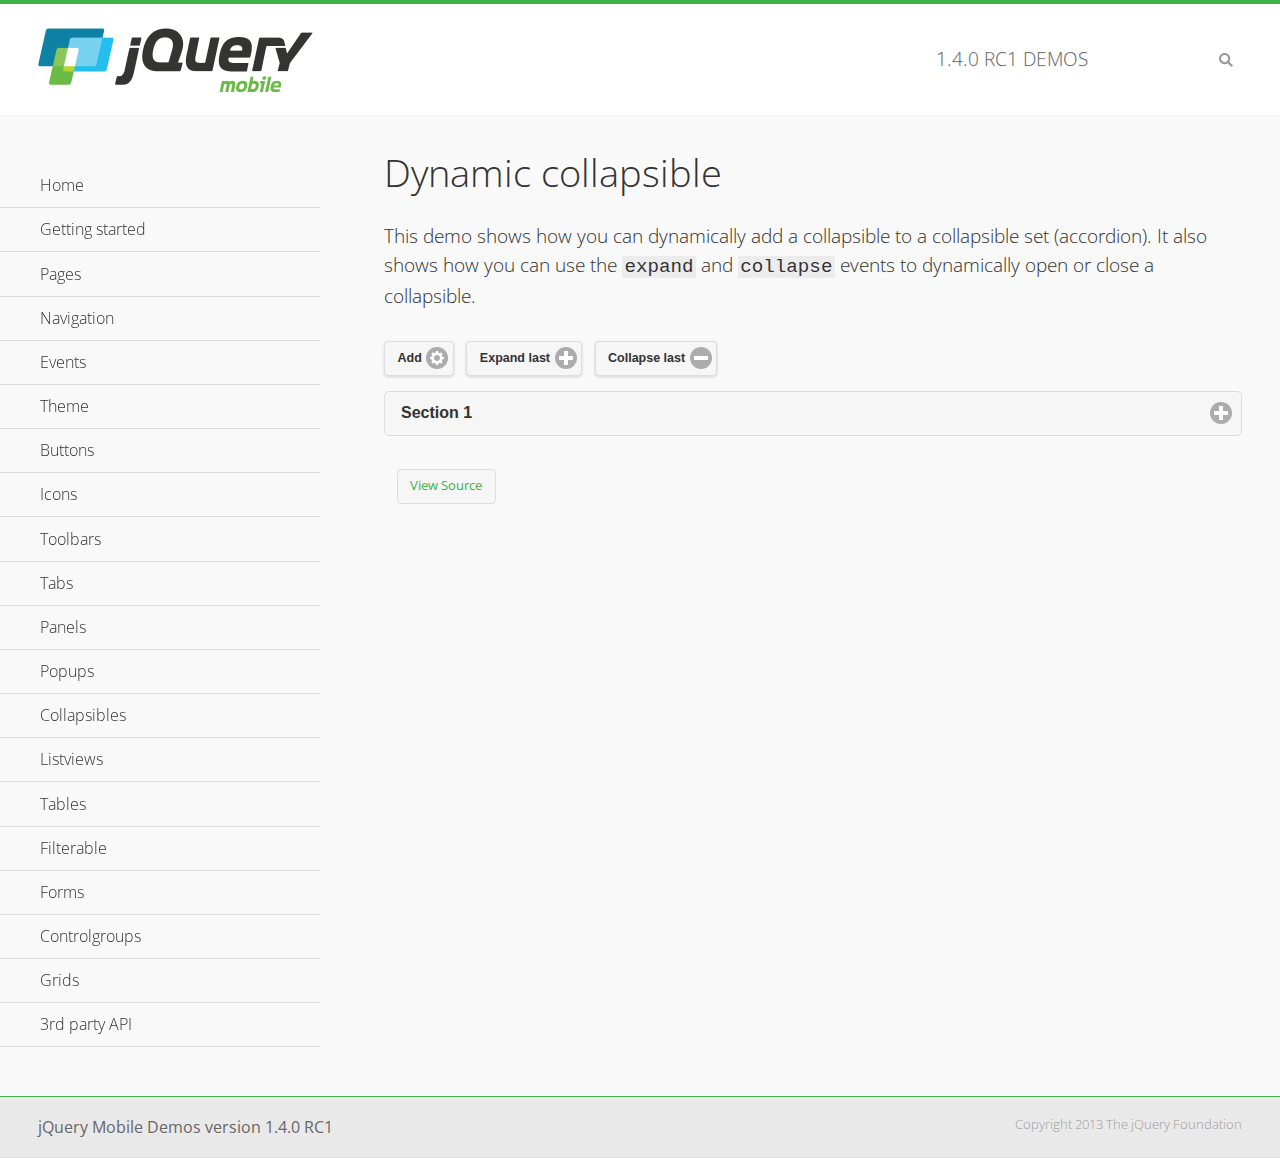
<file: high/plugins/jquery.mobile-1.4.0-rc.1/demos/collapsible-dynamic/index.html>
<!DOCTYPE html>
<html>
<head>
	<meta charset="utf-8">
	<meta name="viewport" content="width=device-width, initial-scale=1">
	<title>Dynamic collapsible - jQuery Mobile Demos</title>
	<link rel="shortcut icon" href="../favicon.ico">
    <link rel="stylesheet" href="http://fonts.googleapis.com/css?family=Open+Sans:300,400,700">
	<link rel="stylesheet" href="../css/themes/default/jquery.mobile-1.4.0-rc.1.min.css">
	<link rel="stylesheet" href="../_assets/css/jqm-demos.css">
	<script src="../js/jquery.js"></script>
	<script src="../_assets/js/index.js"></script>
	<script src="../js/jquery.mobile-1.4.0-rc.1.min.js"></script>
	<script>
		$( document ).on( "pagecreate", function() {
			var nextId = 1;

			$("#add").click(function() {
				nextId++;
				var content = "<div data-role='collapsible' id='set" + nextId + "'><h3>Section " + nextId + "</h3><p>I am the collapsible content in a set so this feels like an accordion. I am hidden by default because I have the 'collapsed' state; you need to expand the header to see me.</p></div>";

				$( "#set" ).append( content ).collapsibleset( "refresh" );
			});

			$( "#expand" ).click(function() {
				$("#set").children(":last").collapsible( "expand" );
			});

			$( "#collapse" ).click(function() {
				$( "#set" ).children( ":last" ).collapsible( "collapse" );
			});
		});
	</script>
</head>
<body>
<div data-role="page" class="jqm-demos">

	<div data-role="header" class="jqm-header">
		<h2><a href="../" title="jQuery Mobile Demos home"><img src="../_assets/img/jquery-logo.png" alt="jQuery Mobile"></a></h2>
		<p><span class="jqm-version"></span> Demos</p>
		<a href="#" class="jqm-navmenu-link ui-btn ui-btn-icon-notext ui-corner-all ui-icon-bars ui-nodisc-icon ui-alt-icon ui-btn-left">Menu</a>
		<a href="#" class="jqm-search-link ui-btn ui-btn-icon-notext ui-corner-all ui-icon-search ui-nodisc-icon ui-alt-icon ui-btn-right">Search</a>
	</div><!-- /header -->

	<div role="main" class="ui-content jqm-content">

        <h1>Dynamic collapsible</h1>

        <p>This demo shows how you can dynamically add a collapsible to a collapsible set (accordion). It also shows how you can use the <code>expand</code> and <code>collapse</code> events to dynamically open or close a collapsible.</p>

        <div data-demo-html="true" data-demo-js="true">
            <button type="button" data-icon="gear" data-iconpos="right" data-mini="true" data-inline="true" id="add">Add</button>
            <button type="button" data-icon="plus" data-iconpos="right" data-mini="true" data-inline="true" id="expand">Expand last</button>
            <button type="button" data-icon="minus" data-iconpos="right" data-mini="true" data-inline="true" id="collapse">Collapse last</button>

            <div data-role="collapsible-set" data-content-theme="a" data-iconpos="right" id="set">
                <div data-role="collapsible" id="set1" data-collapsed="true">
                    <h3>Section 1</h3>
                    <p>I'm the collapsible content.</p>
                </div>
            </div>

        </div><!--/demo-html -->

	</div><!-- /content -->
	    <div data-role="panel" class="jqm-navmenu-panel" data-position="left" data-display="overlay" data-theme="a">
	    	<ul class="jqm-list ui-alt-icon ui-nodisc-icon">
<li data-filtertext="demos homepage" data-icon="home"><a href=".././">Home</a></li>
<li data-role="collapsible" data-collapsed-icon="carat-d" data-expanded-icon="carat-u" data-iconpos="right" data-inset="false">
	<h3>Getting started</h3>
	<ul>
		<li data-filtertext="introduction overview getting started"><a href="../intro/" data-ajax="false">Introduction</a></li>
		<li data-filtertext="responsive web design rwd adaptive progressive enhancement PE accessible mobile breakpoints media query media queries"><a href="../rwd/" data-ajax="false">Responsive Web Design</a></li>
	</ul>
</li>
<li data-role="collapsible" data-collapsed-icon="carat-d" data-expanded-icon="carat-u" data-iconpos="right" data-inset="false">
	<h3>Pages</h3>
	<ul>
		<li data-filtertext="pages page widget ajax navigation"><a href="../pages/" data-ajax="false">Pages</a></li>
		<li data-filtertext="single page"><a href="../pages-single-page/" data-ajax="false">Single page</a></li>
		<li data-filtertext="multipage multi-page page"><a href="../pages-multi-page/" data-ajax="false">Multi-page template</a></li>
		<li data-filtertext="dialog page widget modal popup"><a href="../pages-dialog/" data-ajax="false">Dialog page</a></li>
	</ul>
</li>
<li data-role="collapsible" data-collapsed-icon="carat-d" data-expanded-icon="carat-u" data-iconpos="right" data-inset="false">
	<h3>Navigation</h3>
	<ul>
		<li data-filtertext="ajax navigation navigate widget history event method"><a href="../navigation/" data-ajax="false">Navigation</a></li>
		<li data-filtertext="linking pages page links navigation ajax prefetch cache"><a href="../navigation-linking-pages/" data-ajax="false">Linking pages</a></li>
		<li data-filtertext="php redirect server redirection server-side navigation"><a href="../navigation-php-redirect/" data-ajax="false">PHP redirect demo</a></li>
		<li data-filtertext="page transitions animated pages popup navigation flip slide fade pop"><a href="../transitions/" data-ajax="false">Transitions</a></li>
		<li data-filtertext="loader widget page loading navigation overlay spinner"><a href="../loader/" data-ajax="false">Loader</a></li>
	</ul>
</li>
<li data-role="collapsible" data-collapsed-icon="carat-d" data-expanded-icon="carat-u" data-iconpos="right" data-inset="false">
	<h3>Events</h3>
	<ul>
		<li data-filtertext="swipe to delete list items listviews swipe events"><a href="../swipe-list/" data-ajax="false">Swipe list items</a></li>
		<li data-filtertext="swipe to navigate swipe page navigation swipe events"><a href="../swipe-page/" data-ajax="false">Swipe page navigation</a></li>
	</ul>
</li>
<li data-role="collapsible" data-collapsed-icon="carat-d" data-expanded-icon="carat-u" data-iconpos="right" data-inset="false">
	<h3>Theme</h3>
	<ul>
		<li data-filtertext="default theme swatches theming style css"><a href="../theme-default/" data-ajax="false">Default theme</a></li>
		<li data-filtertext="classic theme old theme swatches theming style css"><a href="../theme-classic/" data-ajax="false">Classic theme</a></li>
	</ul>
</li>
<li data-filtertext="buttons button markup buttonmarkup method anchor link button element"><a href="../button-markup/" data-ajax="false">Buttons</a></li>
<li data-role="collapsible" data-collapsed-icon="carat-d" data-expanded-icon="carat-u" data-iconpos="right" data-inset="false">
	<h3>Icons</h3>
	<ul>
		<li data-filtertext="button icons svg disc alt custom icon position"><a href="../icons/" data-ajax="false">Icons</a></li>
		<li data-filtertext=""><a href="../icons-grunticon/" data-ajax="false">Icons load script</a></li>
	</ul>
</li>
<li data-role="collapsible" data-collapsed-icon="carat-d" data-expanded-icon="carat-u" data-iconpos="right" data-inset="false">
	<h3>Toolbars</h3>
	<ul>
		<li data-filtertext="toolbar widget header footer toolbars fixed fullscreen external sections"><a href="../toolbar/" data-ajax="false">Toolbar</a></li>
		<li data-filtertext="dynamic toolbars dynamically add toolbar header footer"><a href="../toolbar-dynamic/" data-ajax="false">Dynamic toolbars</a></li>
		<li data-filtertext="external toolbars header footer"><a href="../toolbar-external/" data-ajax="false">External toolbars</a></li>
		<li data-filtertext="fixed toolbars header footer"><a href="../toolbar-fixed/" data-ajax="false">Fixed toolbars</a></li>
		<li data-filtertext="fixed fullscreen toolbars header footer"><a href="../toolbar-fixed-fullscreen/" data-ajax="false">Fullscreen toolbars</a></li>
		<li data-filtertext="external fixed toolbars header footer"><a href="../toolbar-fixed-external/" data-ajax="false">Fixed external toolbars</a></li>
		<li data-filtertext="external persistent toolbars header footer navbar navmenu"><a href="../toolbar-fixed-persistent/" data-ajax="false">Persistent toolbars</a></li>
		<li data-filtertext="external ajax optimized toolbars persistent toolbars header footer navbar"><a href="../toolbar-fixed-persistent-optimized/" data-ajax="false">AJAX optimized toolbars</a></li>
		<li data-filtertext="form in toolbars header footer"><a href="../toolbar-fixed-forms/" data-ajax="false">Form in toolbar</a></li>
		<li data-filtertext="navbar widget navmenu toolbars header footer"><a href="../navbar/" data-ajax="false">Navbar widget</a></li>
	</ul>
</li>
<li data-filtertext="ui tabs widget"><a href="../tabs/" data-ajax="false">Tabs</a></li>
<li data-role="collapsible" data-collapsed-icon="carat-d" data-expanded-icon="carat-u" data-iconpos="right" data-inset="false">
	<h3>Panels</h3>
	<ul>
		<li data-filtertext="panel widget sliding panels reveal push overlay responsive"><a href="../panel/" data-ajax="false">Panel</a></li>
		<li data-filtertext=""><a href="../panel-external/" data-ajax="false">External panels</a></li>
		<li data-filtertext="panel "><a href="../panel-fixed/" data-ajax="false">Fixed panels</a></li>
		<li data-filtertext="panel slide panels sliding panels shadow rwd responsive breakpoint"><a href="../panel-responsive/" data-ajax="false">Panels responsive</a></li>
		<li data-filtertext="panel custom style custom panel width reveal shadow listview panel styling page background wrapper"><a href="../panel-styling/" data-ajax="false">Custom panel style</a></li>
		<li data-filtertext="panel open on swipe"><a href="../panel-swipe-open/" data-ajax="false">Panel open on swipe</a></li>
		<li data-filtertext="panels outside page internal external toolbars"><a href="../panel-external-internal/" data-ajax="false">Panel external and internal</a></li>
	</ul>
</li>
<li data-role="collapsible" data-collapsed-icon="carat-d" data-expanded-icon="carat-u" data-iconpos="right" data-inset="false">
	<h3>Popups</h3>
	<ul>
		<li data-filtertext="popup widget popups dialog modal transition tooltip lightbox form overlay screen flip pop fade transition"><a href="../popup/" data-ajax="false">Popup</a></li>
		<li data-filtertext="popup alignment position"><a href="../popup-alignment/" data-ajax="false">Popup alignment</a></li>
		<li data-filtertext="popup arrow size popups popover"><a href="../popup-arrow-size/" data-ajax="false">Popup arrow size</a></li>
		<li data-filtertext="dynamic popups popup images lightbox"><a href="../popup-dynamic/" data-ajax="false">Dynamic popups</a></li>
		<li data-filtertext="popups with iframes scaling"><a href="../popup-iframe/" data-ajax="false">Popups with iframes</a></li>
		<li data-filtertext="popup image scaling"><a href="../popup-image-scaling/" data-ajax="false">Popup image scaling</a></li>
		<li data-filtertext="external popup outside multi-page"><a href="../popup-outside-multipage" data-ajax="false">Popup outside multi-page</a></li>
	</ul>
</li>
<li data-role="collapsible" data-collapsed-icon="carat-d" data-expanded-icon="carat-u" data-iconpos="right" data-inset="false">
	<h3>Collapsibles</h3>
	<ul>
		<li data-filtertext="collapsibles content formatting"><a href="../collapsible/" data-ajax="false">Collapsible</a></li>
		<li data-filtertext="dynamic collapsible set accordion append expand"><a href="../collapsible-dynamic/" data-ajax="false">Dynamic collapsibles</a></li>
		<li data-filtertext="accordions collapsible set widget content formatting grouped collapsibles"><a href="../collapsibleset/" data-ajax="false">Collapsible set</a></li>
	</ul>
</li>
<li data-role="collapsible" data-collapsed-icon="carat-d" data-expanded-icon="carat-u" data-iconpos="right" data-inset="false">
	<h3>Listviews</h3>
	<ul>
		<li data-filtertext="listview widget thumbnails icons nested split button collapsible ul ol"><a href="../listview/" data-ajax="false">Listview</a></li>
		<li data-filtertext="autocomplete filterable reveal listview filtertextbeforefilter placeholder"><a href="../listview-autocomplete/" data-ajax="false">Listview autocomplete</a></li>
		<li data-filtertext="autocomplete filterable reveal listview remote data filtertextbeforefilter placeholder"><a href="../listview-autocomplete-remote/" data-ajax="false">Listview autocomplete remote data</a></li>
		<li data-filtertext="autodividers anchor jump scroll linkbars listview lists ul ol"><a href="../listview-autodividers-linkbar/" data-ajax="false">Listview autodividers linkbar</a></li>
		<li data-filtertext="listview autodividers selector autodividersselector lists ul ol"><a href="../listview-autodividers-selector/" data-ajax="false">Listview autodividers selector</a></li>
		<li data-filtertext="listview collapsible list items flat"><a href="../listview-collapsible-item-flat/" data-ajax="false">Listview collapsible list items (flat)</a></li>
		<li data-filtertext="listview collapsible list indented"><a href="../listview-collapsible-item-indented/" data-ajax="false">Listview collapsible list items (indented)</a></li>
		<li data-filtertext="grid listview responsive grids responsive listviews lists ul"><a href="../listview-grid/" data-ajax="false">Listview responsive grid</a></li>
	</ul>
</li>
<li data-role="collapsible" data-collapsed-icon="carat-d" data-expanded-icon="carat-u" data-iconpos="right" data-inset="false">
	<h3>Tables</h3>
	<ul>
		<li data-filtertext="table widget reflow column toggle th td responsive tables rwd hide show tabular"><a href="../table-column-toggle/" data-ajax="false">Table Column Toggle</a></li>
		<li data-filtertext="table column toggle phone comparison demo"><a href="../table-column-toggle-example/" data-ajax="false">Table Column Toggle demo</a></li>
		<li data-filtertext="responsive tables table column toggle heading groups rwd breakpoint"><a href="../table-column-toggle-heading-groups/" data-ajax="false">Table Column Toggle heading groups</a></li>
		<li data-filtertext="responsive tables table column toggle hide rwd breakpoint customization options"><a href="../table-column-toggle-options/" data-ajax="false">Table Column Toggle options</a></li>
		<li data-filtertext="table reflow th td responsive rwd columns tabular"><a href="../table-reflow/" data-ajax="false">Table Reflow</a></li>
		<li data-filtertext="responsive tables table reflow heading groups rwd breakpoint"><a href="../table-reflow-heading-groups/" data-ajax="false">Table Reflow heading groups</a></li>
		<li data-filtertext="responsive tables table reflow stripes strokes table style"><a href="../table-reflow-stripes-strokes/" data-ajax="false">Table Reflow stripes and strokes</a></li>
		<li data-filtertext="responsive tables table reflow stack custom styles"><a href="../table-reflow-styling/" data-ajax="false">Table Reflow custom styles</a></li>
	</ul>
</li>
<li data-filtertext="filterable filter elements sorting searching listview table"><a href="../filterable/" data-ajax="false">Filterable</a></li>
<li data-role="collapsible" data-collapsed-icon="carat-d" data-expanded-icon="carat-u" data-iconpos="right" data-inset="false">
	<h3>Forms</h3>
	<ul>
		<li data-filtertext="forms text checkbox radio range button submit reset inputs selects textarea slider flipswitch label form elements"><a href="../forms/" data-ajax="false">Forms</a></li>
		<li data-filtertext="forms gallery examples overview forms text checkbox radio range button submit reset inputs selects textarea slider flipswitch label form elements"><a href="../forms-gallery/" data-ajax="false">Forms gallery</a></li>
		<li data-filtertext="forms disabled form elements"><a href="../forms-disabled/" data-ajax="false">Forms disabled</a></li>
		<li data-filtertext="form field containers fieldcontain ui-field-contain forms"><a href="../forms-field-contain/" data-ajax="false">Field containers</a></li>
		<li data-filtertext="form hide labels hidden accessible ui-hidden-accessible forms"><a href="../forms-label-hidden-accessible/" data-ajax="false">Hide labels</a></li>

		<li data-filtertext="form textinput widget text input textarea number date time tel email file color password"><a href="../textinput/" data-ajax="false">Textinput</a></li>
		<li data-filtertext="form button widget input button submit reset"><a href="../button/" data-ajax="false">Input button</a></li>
		<li data-filtertext="form checkboxradio widget checkbox input checkboxes controlgroups"><a href="../checkboxradio-checkbox/" data-ajax="false">Checkboxes</a></li>
		<li data-filtertext="form checkboxradio widget radio input radio buttons controlgroups"><a href="../checkboxradio-radio/" data-ajax="false">Radio buttons</a></li>
		<li data-filtertext="form selectmenu widget select input custom select menu selects"><a href="../selectmenu/" data-ajax="false">Selectmenu</a></li>
		<li data-filtertext="form custom select menu selectmenu widget custom menu option optgroup multiple selects"><a href="../selectmenu-custom/" data-ajax="false">Custom select menu</a></li>
		<li data-filtertext="filterable select filter popup dialog"><a href="../selectmenu-custom-filter/" data-ajax="false">Custom select menu with filter</a></li>
		<li data-filtertext="form slider widget range input single sliders"><a href="../slider/" data-ajax="false">Slider</a></li>
		<li data-filtertext="form slider widget flipswitch slider binary select flip toggle switch"><a href="../slider-flipswitch/" data-ajax="false">Slider flip toggle switch</a></li>
		<li data-filtertext="form slider tooltip handle value input range sliders"><a href="../slider-tooltip/" data-ajax="false">Slider tooltip</a></li>
		<li data-filtertext="form rangeslider widget dual sliders dual handle sliders range input"><a href="../rangeslider/" data-ajax="false">Rangeslider</a></li>
		<li data-filtertext="form flipswitch widget flip toggle switch binary select checkbox input"><a href="../flipswitch/" data-ajax="false">Flipswitch</a></li>
	</ul>
</li>
<li data-role="collapsible" data-collapsed-icon="carat-d" data-expanded-icon="carat-u" data-iconpos="right" data-inset="false">
	<h3>Controlgroups</h3>
	<ul>
		<li data-filtertext="controlgroups selectmenu checkboxradio input grouped buttons horizontal vertical"><a href="../controlgroup/" data-ajax="false">Controlgroup</a></li>
		<li data-filtertext="dynamic controlgroup dynamically add buttons"><a href="../controlgroup-dynamic/" data-ajax="false">Dynamic controlgroups</a></li>
	</ul>
</li>
<li data-role="collapsible" data-collapsed-icon="carat-d" data-expanded-icon="carat-u" data-iconpos="right" data-inset="false">
	<h3>Grids</h3>
	<ul>
		<li data-filtertext="grids columns blocks content formatting rwd responsive"><a href="../grids/" data-ajax="false">Grids</a></li>
		<li data-filtertext="buttons in grids"><a href="../grids-buttons/" data-ajax="false">Buttons in grids</a></li>
		<li data-filtertext="custom responsive grids rwd"><a href="../grids-custom-responsive/" data-ajax="false">Custom responsive grids</a></li>
	</ul>
</li>
<li data-role="collapsible" data-collapsed-icon="carat-d" data-expanded-icon="carat-u" data-iconpos="right" data-inset="false">
	<h3>3rd party API</h3>
	<ul>
		<li data-filtertext="backbone requirejs navigation router"><a href="../backbone-requirejs/" data-ajax="false">Backbone RequireJS</a></li>
		<li data-filtertext="google maps geolocation demo"><a href="../map-geolocation/" data-ajax="false">Google Maps geolocation</a></li>
		<li data-filtertext="google maps hybrid"><a href="../map-list-toggle/" data-ajax="false">Google Maps list toggle</a></li>
	</ul>
</li>

		     </ul>
		</div><!-- /panel -->


	<div data-role="footer" data-position="fixed" data-tap-toggle="false" class="jqm-footer">
		<p>jQuery Mobile Demos version <span class="jqm-version"></span></p>
		<p>Copyright 2013 The jQuery Foundation</p>
	</div><!-- /footer -->
	<!-- TODO: This should become an external panel so we can add input to markup (unique ID) -->
    <div data-role="panel" class="jqm-search-panel" data-position="right" data-display="overlay" data-theme="a">
		<div class="jqm-search">
			<ul class="jqm-list" data-filter-placeholder="Search demos..." data-filter-reveal="true">
<li data-filtertext="demos homepage" data-icon="home"><a href=".././">Home</a></li>
<li data-role="collapsible" data-collapsed-icon="carat-d" data-expanded-icon="carat-u" data-iconpos="right" data-inset="false">
	<h3>Getting started</h3>
	<ul>
		<li data-filtertext="introduction overview getting started"><a href="../intro/" data-ajax="false">Introduction</a></li>
		<li data-filtertext="responsive web design rwd adaptive progressive enhancement PE accessible mobile breakpoints media query media queries"><a href="../rwd/" data-ajax="false">Responsive Web Design</a></li>
	</ul>
</li>
<li data-role="collapsible" data-collapsed-icon="carat-d" data-expanded-icon="carat-u" data-iconpos="right" data-inset="false">
	<h3>Pages</h3>
	<ul>
		<li data-filtertext="pages page widget ajax navigation"><a href="../pages/" data-ajax="false">Pages</a></li>
		<li data-filtertext="single page"><a href="../pages-single-page/" data-ajax="false">Single page</a></li>
		<li data-filtertext="multipage multi-page page"><a href="../pages-multi-page/" data-ajax="false">Multi-page template</a></li>
		<li data-filtertext="dialog page widget modal popup"><a href="../pages-dialog/" data-ajax="false">Dialog page</a></li>
	</ul>
</li>
<li data-role="collapsible" data-collapsed-icon="carat-d" data-expanded-icon="carat-u" data-iconpos="right" data-inset="false">
	<h3>Navigation</h3>
	<ul>
		<li data-filtertext="ajax navigation navigate widget history event method"><a href="../navigation/" data-ajax="false">Navigation</a></li>
		<li data-filtertext="linking pages page links navigation ajax prefetch cache"><a href="../navigation-linking-pages/" data-ajax="false">Linking pages</a></li>
		<li data-filtertext="php redirect server redirection server-side navigation"><a href="../navigation-php-redirect/" data-ajax="false">PHP redirect demo</a></li>
		<li data-filtertext="page transitions animated pages popup navigation flip slide fade pop"><a href="../transitions/" data-ajax="false">Transitions</a></li>
		<li data-filtertext="loader widget page loading navigation overlay spinner"><a href="../loader/" data-ajax="false">Loader</a></li>
	</ul>
</li>
<li data-role="collapsible" data-collapsed-icon="carat-d" data-expanded-icon="carat-u" data-iconpos="right" data-inset="false">
	<h3>Events</h3>
	<ul>
		<li data-filtertext="swipe to delete list items listviews swipe events"><a href="../swipe-list/" data-ajax="false">Swipe list items</a></li>
		<li data-filtertext="swipe to navigate swipe page navigation swipe events"><a href="../swipe-page/" data-ajax="false">Swipe page navigation</a></li>
	</ul>
</li>
<li data-role="collapsible" data-collapsed-icon="carat-d" data-expanded-icon="carat-u" data-iconpos="right" data-inset="false">
	<h3>Theme</h3>
	<ul>
		<li data-filtertext="default theme swatches theming style css"><a href="../theme-default/" data-ajax="false">Default theme</a></li>
		<li data-filtertext="classic theme old theme swatches theming style css"><a href="../theme-classic/" data-ajax="false">Classic theme</a></li>
	</ul>
</li>
<li data-filtertext="buttons button markup buttonmarkup method anchor link button element"><a href="../button-markup/" data-ajax="false">Buttons</a></li>
<li data-role="collapsible" data-collapsed-icon="carat-d" data-expanded-icon="carat-u" data-iconpos="right" data-inset="false">
	<h3>Icons</h3>
	<ul>
		<li data-filtertext="button icons svg disc alt custom icon position"><a href="../icons/" data-ajax="false">Icons</a></li>
		<li data-filtertext=""><a href="../icons-grunticon/" data-ajax="false">Icons load script</a></li>
	</ul>
</li>
<li data-role="collapsible" data-collapsed-icon="carat-d" data-expanded-icon="carat-u" data-iconpos="right" data-inset="false">
	<h3>Toolbars</h3>
	<ul>
		<li data-filtertext="toolbar widget header footer toolbars fixed fullscreen external sections"><a href="../toolbar/" data-ajax="false">Toolbar</a></li>
		<li data-filtertext="dynamic toolbars dynamically add toolbar header footer"><a href="../toolbar-dynamic/" data-ajax="false">Dynamic toolbars</a></li>
		<li data-filtertext="external toolbars header footer"><a href="../toolbar-external/" data-ajax="false">External toolbars</a></li>
		<li data-filtertext="fixed toolbars header footer"><a href="../toolbar-fixed/" data-ajax="false">Fixed toolbars</a></li>
		<li data-filtertext="fixed fullscreen toolbars header footer"><a href="../toolbar-fixed-fullscreen/" data-ajax="false">Fullscreen toolbars</a></li>
		<li data-filtertext="external fixed toolbars header footer"><a href="../toolbar-fixed-external/" data-ajax="false">Fixed external toolbars</a></li>
		<li data-filtertext="external persistent toolbars header footer navbar navmenu"><a href="../toolbar-fixed-persistent/" data-ajax="false">Persistent toolbars</a></li>
		<li data-filtertext="external ajax optimized toolbars persistent toolbars header footer navbar"><a href="../toolbar-fixed-persistent-optimized/" data-ajax="false">AJAX optimized toolbars</a></li>
		<li data-filtertext="form in toolbars header footer"><a href="../toolbar-fixed-forms/" data-ajax="false">Form in toolbar</a></li>
		<li data-filtertext="navbar widget navmenu toolbars header footer"><a href="../navbar/" data-ajax="false">Navbar widget</a></li>
	</ul>
</li>
<li data-filtertext="ui tabs widget"><a href="../tabs/" data-ajax="false">Tabs</a></li>
<li data-role="collapsible" data-collapsed-icon="carat-d" data-expanded-icon="carat-u" data-iconpos="right" data-inset="false">
	<h3>Panels</h3>
	<ul>
		<li data-filtertext="panel widget sliding panels reveal push overlay responsive"><a href="../panel/" data-ajax="false">Panel</a></li>
		<li data-filtertext=""><a href="../panel-external/" data-ajax="false">External panels</a></li>
		<li data-filtertext="panel "><a href="../panel-fixed/" data-ajax="false">Fixed panels</a></li>
		<li data-filtertext="panel slide panels sliding panels shadow rwd responsive breakpoint"><a href="../panel-responsive/" data-ajax="false">Panels responsive</a></li>
		<li data-filtertext="panel custom style custom panel width reveal shadow listview panel styling page background wrapper"><a href="../panel-styling/" data-ajax="false">Custom panel style</a></li>
		<li data-filtertext="panel open on swipe"><a href="../panel-swipe-open/" data-ajax="false">Panel open on swipe</a></li>
		<li data-filtertext="panels outside page internal external toolbars"><a href="../panel-external-internal/" data-ajax="false">Panel external and internal</a></li>
	</ul>
</li>
<li data-role="collapsible" data-collapsed-icon="carat-d" data-expanded-icon="carat-u" data-iconpos="right" data-inset="false">
	<h3>Popups</h3>
	<ul>
		<li data-filtertext="popup widget popups dialog modal transition tooltip lightbox form overlay screen flip pop fade transition"><a href="../popup/" data-ajax="false">Popup</a></li>
		<li data-filtertext="popup alignment position"><a href="../popup-alignment/" data-ajax="false">Popup alignment</a></li>
		<li data-filtertext="popup arrow size popups popover"><a href="../popup-arrow-size/" data-ajax="false">Popup arrow size</a></li>
		<li data-filtertext="dynamic popups popup images lightbox"><a href="../popup-dynamic/" data-ajax="false">Dynamic popups</a></li>
		<li data-filtertext="popups with iframes scaling"><a href="../popup-iframe/" data-ajax="false">Popups with iframes</a></li>
		<li data-filtertext="popup image scaling"><a href="../popup-image-scaling/" data-ajax="false">Popup image scaling</a></li>
		<li data-filtertext="external popup outside multi-page"><a href="../popup-outside-multipage" data-ajax="false">Popup outside multi-page</a></li>
	</ul>
</li>
<li data-role="collapsible" data-collapsed-icon="carat-d" data-expanded-icon="carat-u" data-iconpos="right" data-inset="false">
	<h3>Collapsibles</h3>
	<ul>
		<li data-filtertext="collapsibles content formatting"><a href="../collapsible/" data-ajax="false">Collapsible</a></li>
		<li data-filtertext="dynamic collapsible set accordion append expand"><a href="../collapsible-dynamic/" data-ajax="false">Dynamic collapsibles</a></li>
		<li data-filtertext="accordions collapsible set widget content formatting grouped collapsibles"><a href="../collapsibleset/" data-ajax="false">Collapsible set</a></li>
	</ul>
</li>
<li data-role="collapsible" data-collapsed-icon="carat-d" data-expanded-icon="carat-u" data-iconpos="right" data-inset="false">
	<h3>Listviews</h3>
	<ul>
		<li data-filtertext="listview widget thumbnails icons nested split button collapsible ul ol"><a href="../listview/" data-ajax="false">Listview</a></li>
		<li data-filtertext="autocomplete filterable reveal listview filtertextbeforefilter placeholder"><a href="../listview-autocomplete/" data-ajax="false">Listview autocomplete</a></li>
		<li data-filtertext="autocomplete filterable reveal listview remote data filtertextbeforefilter placeholder"><a href="../listview-autocomplete-remote/" data-ajax="false">Listview autocomplete remote data</a></li>
		<li data-filtertext="autodividers anchor jump scroll linkbars listview lists ul ol"><a href="../listview-autodividers-linkbar/" data-ajax="false">Listview autodividers linkbar</a></li>
		<li data-filtertext="listview autodividers selector autodividersselector lists ul ol"><a href="../listview-autodividers-selector/" data-ajax="false">Listview autodividers selector</a></li>
		<li data-filtertext="listview collapsible list items flat"><a href="../listview-collapsible-item-flat/" data-ajax="false">Listview collapsible list items (flat)</a></li>
		<li data-filtertext="listview collapsible list indented"><a href="../listview-collapsible-item-indented/" data-ajax="false">Listview collapsible list items (indented)</a></li>
		<li data-filtertext="grid listview responsive grids responsive listviews lists ul"><a href="../listview-grid/" data-ajax="false">Listview responsive grid</a></li>
	</ul>
</li>
<li data-role="collapsible" data-collapsed-icon="carat-d" data-expanded-icon="carat-u" data-iconpos="right" data-inset="false">
	<h3>Tables</h3>
	<ul>
		<li data-filtertext="table widget reflow column toggle th td responsive tables rwd hide show tabular"><a href="../table-column-toggle/" data-ajax="false">Table Column Toggle</a></li>
		<li data-filtertext="table column toggle phone comparison demo"><a href="../table-column-toggle-example/" data-ajax="false">Table Column Toggle demo</a></li>
		<li data-filtertext="responsive tables table column toggle heading groups rwd breakpoint"><a href="../table-column-toggle-heading-groups/" data-ajax="false">Table Column Toggle heading groups</a></li>
		<li data-filtertext="responsive tables table column toggle hide rwd breakpoint customization options"><a href="../table-column-toggle-options/" data-ajax="false">Table Column Toggle options</a></li>
		<li data-filtertext="table reflow th td responsive rwd columns tabular"><a href="../table-reflow/" data-ajax="false">Table Reflow</a></li>
		<li data-filtertext="responsive tables table reflow heading groups rwd breakpoint"><a href="../table-reflow-heading-groups/" data-ajax="false">Table Reflow heading groups</a></li>
		<li data-filtertext="responsive tables table reflow stripes strokes table style"><a href="../table-reflow-stripes-strokes/" data-ajax="false">Table Reflow stripes and strokes</a></li>
		<li data-filtertext="responsive tables table reflow stack custom styles"><a href="../table-reflow-styling/" data-ajax="false">Table Reflow custom styles</a></li>
	</ul>
</li>
<li data-filtertext="filterable filter elements sorting searching listview table"><a href="../filterable/" data-ajax="false">Filterable</a></li>
<li data-role="collapsible" data-collapsed-icon="carat-d" data-expanded-icon="carat-u" data-iconpos="right" data-inset="false">
	<h3>Forms</h3>
	<ul>
		<li data-filtertext="forms text checkbox radio range button submit reset inputs selects textarea slider flipswitch label form elements"><a href="../forms/" data-ajax="false">Forms</a></li>
		<li data-filtertext="forms gallery examples overview forms text checkbox radio range button submit reset inputs selects textarea slider flipswitch label form elements"><a href="../forms-gallery/" data-ajax="false">Forms gallery</a></li>
		<li data-filtertext="forms disabled form elements"><a href="../forms-disabled/" data-ajax="false">Forms disabled</a></li>
		<li data-filtertext="form field containers fieldcontain ui-field-contain forms"><a href="../forms-field-contain/" data-ajax="false">Field containers</a></li>
		<li data-filtertext="form hide labels hidden accessible ui-hidden-accessible forms"><a href="../forms-label-hidden-accessible/" data-ajax="false">Hide labels</a></li>

		<li data-filtertext="form textinput widget text input textarea number date time tel email file color password"><a href="../textinput/" data-ajax="false">Textinput</a></li>
		<li data-filtertext="form button widget input button submit reset"><a href="../button/" data-ajax="false">Input button</a></li>
		<li data-filtertext="form checkboxradio widget checkbox input checkboxes controlgroups"><a href="../checkboxradio-checkbox/" data-ajax="false">Checkboxes</a></li>
		<li data-filtertext="form checkboxradio widget radio input radio buttons controlgroups"><a href="../checkboxradio-radio/" data-ajax="false">Radio buttons</a></li>
		<li data-filtertext="form selectmenu widget select input custom select menu selects"><a href="../selectmenu/" data-ajax="false">Selectmenu</a></li>
		<li data-filtertext="form custom select menu selectmenu widget custom menu option optgroup multiple selects"><a href="../selectmenu-custom/" data-ajax="false">Custom select menu</a></li>
		<li data-filtertext="filterable select filter popup dialog"><a href="../selectmenu-custom-filter/" data-ajax="false">Custom select menu with filter</a></li>
		<li data-filtertext="form slider widget range input single sliders"><a href="../slider/" data-ajax="false">Slider</a></li>
		<li data-filtertext="form slider widget flipswitch slider binary select flip toggle switch"><a href="../slider-flipswitch/" data-ajax="false">Slider flip toggle switch</a></li>
		<li data-filtertext="form slider tooltip handle value input range sliders"><a href="../slider-tooltip/" data-ajax="false">Slider tooltip</a></li>
		<li data-filtertext="form rangeslider widget dual sliders dual handle sliders range input"><a href="../rangeslider/" data-ajax="false">Rangeslider</a></li>
		<li data-filtertext="form flipswitch widget flip toggle switch binary select checkbox input"><a href="../flipswitch/" data-ajax="false">Flipswitch</a></li>
	</ul>
</li>
<li data-role="collapsible" data-collapsed-icon="carat-d" data-expanded-icon="carat-u" data-iconpos="right" data-inset="false">
	<h3>Controlgroups</h3>
	<ul>
		<li data-filtertext="controlgroups selectmenu checkboxradio input grouped buttons horizontal vertical"><a href="../controlgroup/" data-ajax="false">Controlgroup</a></li>
		<li data-filtertext="dynamic controlgroup dynamically add buttons"><a href="../controlgroup-dynamic/" data-ajax="false">Dynamic controlgroups</a></li>
	</ul>
</li>
<li data-role="collapsible" data-collapsed-icon="carat-d" data-expanded-icon="carat-u" data-iconpos="right" data-inset="false">
	<h3>Grids</h3>
	<ul>
		<li data-filtertext="grids columns blocks content formatting rwd responsive"><a href="../grids/" data-ajax="false">Grids</a></li>
		<li data-filtertext="buttons in grids"><a href="../grids-buttons/" data-ajax="false">Buttons in grids</a></li>
		<li data-filtertext="custom responsive grids rwd"><a href="../grids-custom-responsive/" data-ajax="false">Custom responsive grids</a></li>
	</ul>
</li>
<li data-role="collapsible" data-collapsed-icon="carat-d" data-expanded-icon="carat-u" data-iconpos="right" data-inset="false">
	<h3>3rd party API</h3>
	<ul>
		<li data-filtertext="backbone requirejs navigation router"><a href="../backbone-requirejs/" data-ajax="false">Backbone RequireJS</a></li>
		<li data-filtertext="google maps geolocation demo"><a href="../map-geolocation/" data-ajax="false">Google Maps geolocation</a></li>
		<li data-filtertext="google maps hybrid"><a href="../map-list-toggle/" data-ajax="false">Google Maps list toggle</a></li>
	</ul>
</li>

			</ul>
		</div>
	</div><!-- /panel -->


</div><!-- /page -->

</body>
</html>
</file>
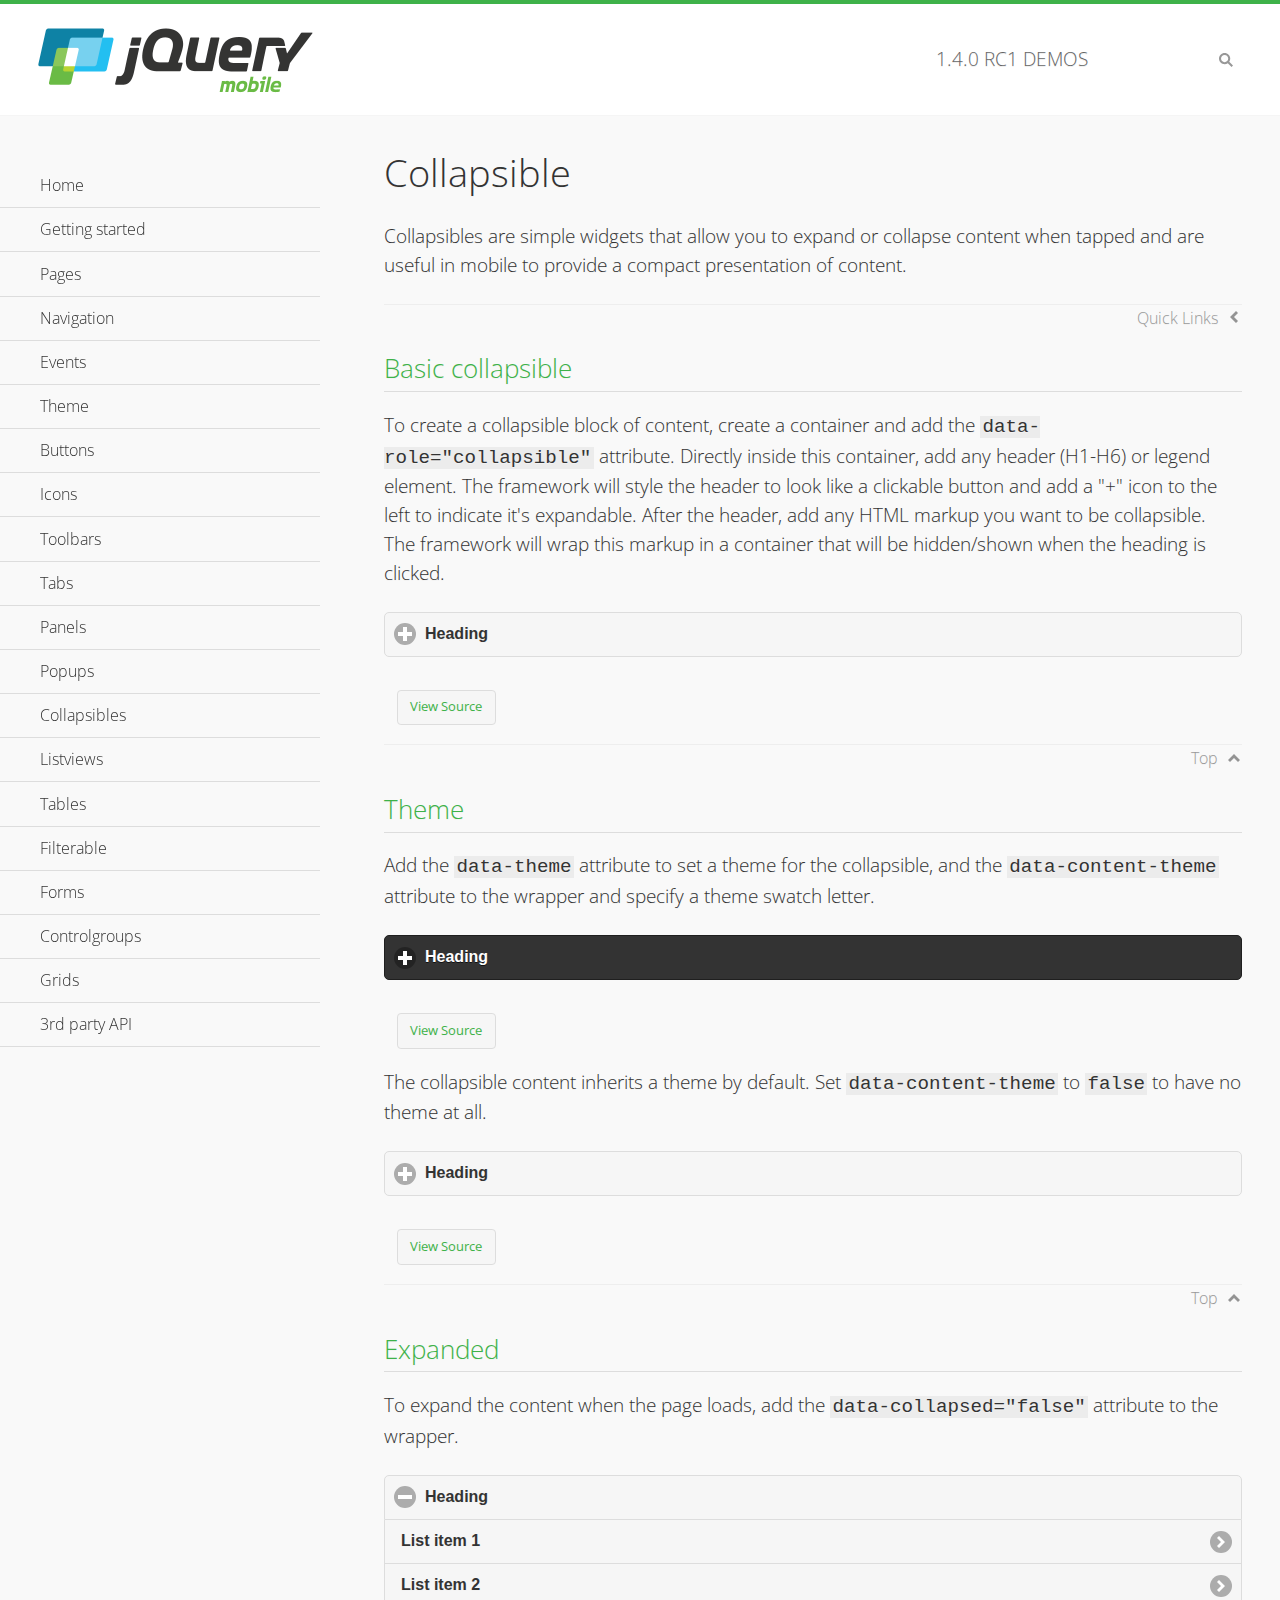
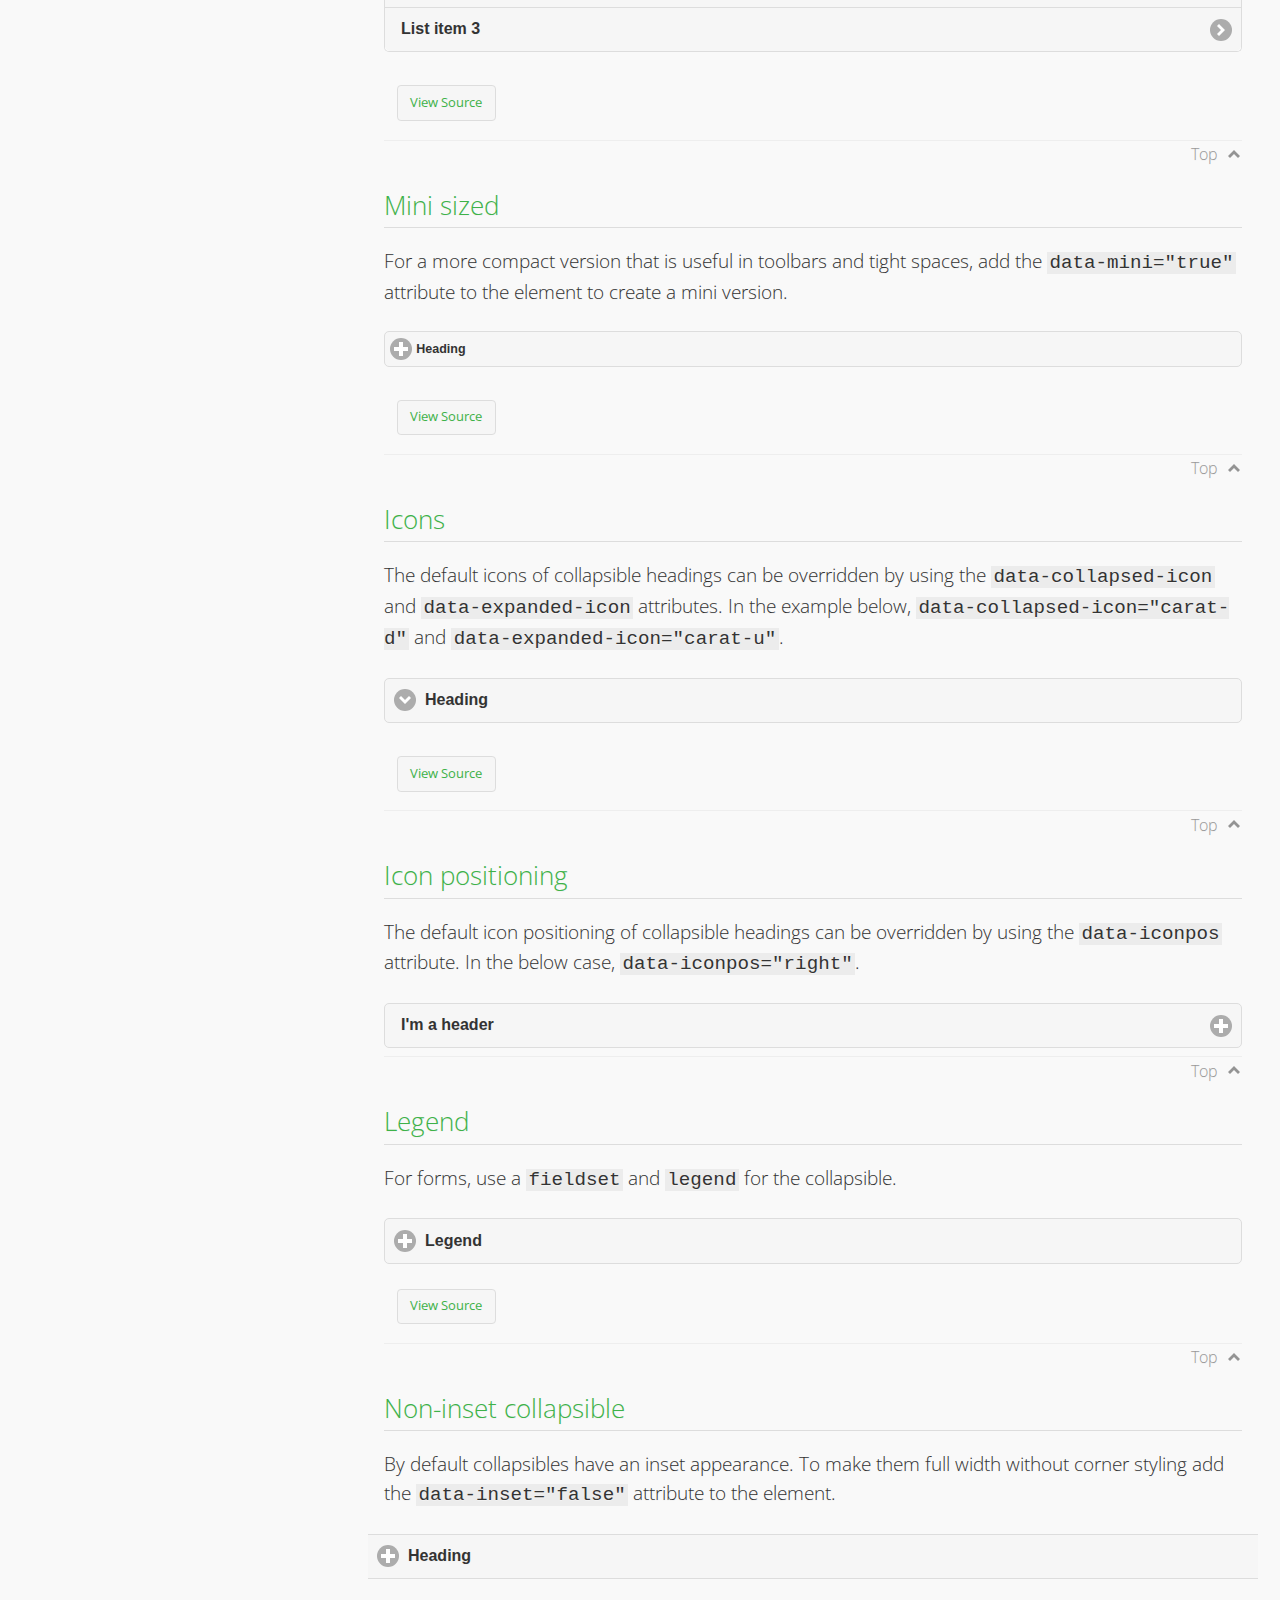
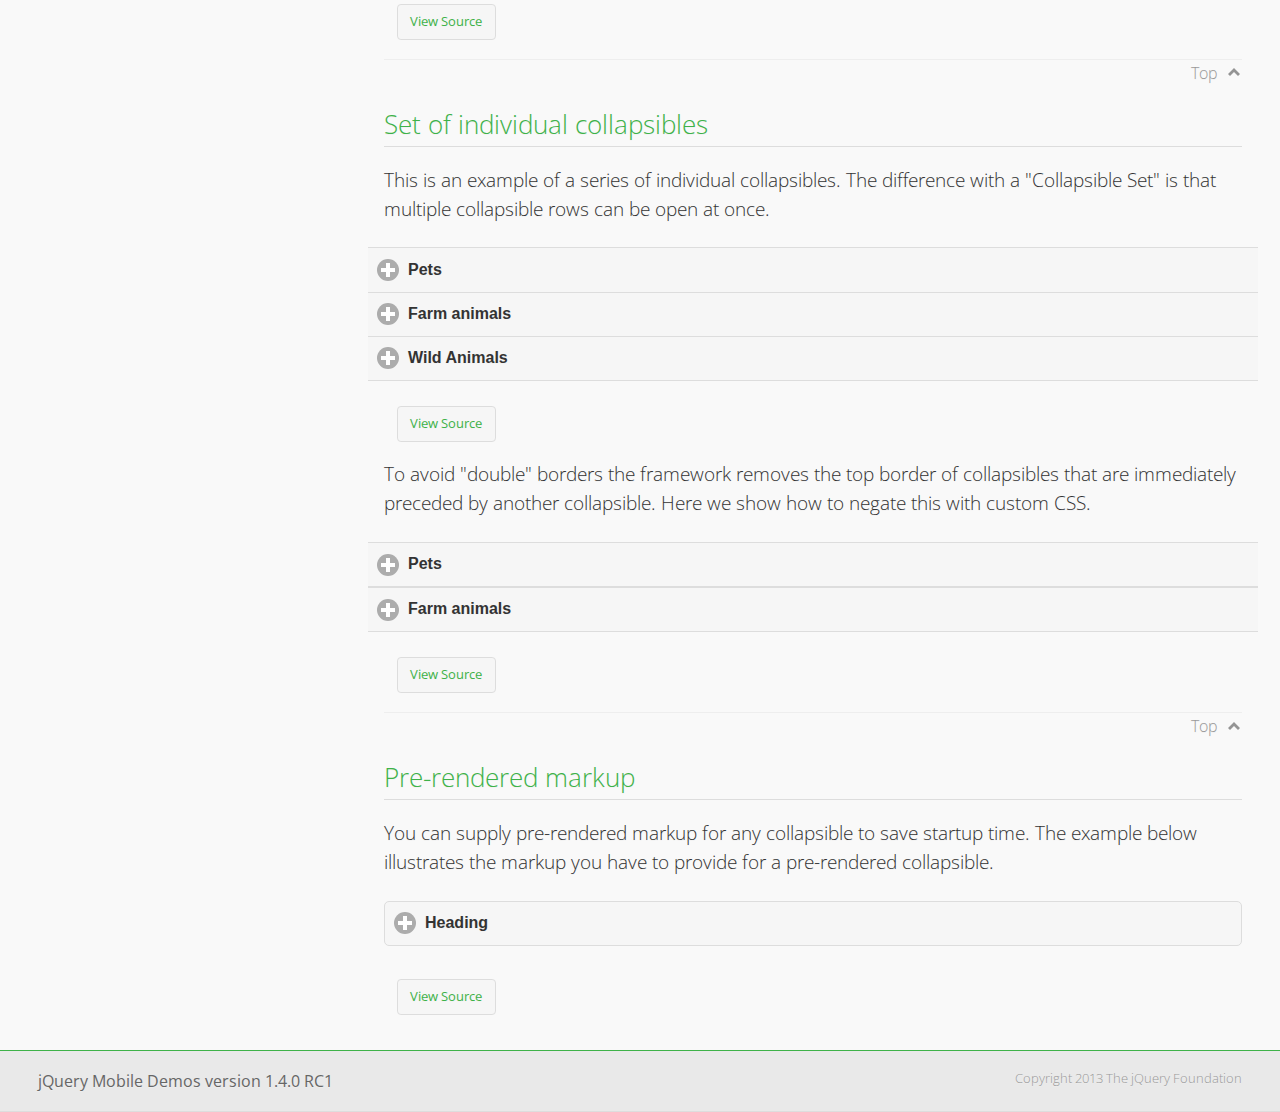
<file: high/plugins/jquery.mobile-1.4.0-rc.1/demos/collapsible/index.html>
<!DOCTYPE html>
<html>
<head>
	<meta charset="utf-8">
	<meta name="viewport" content="width=device-width, initial-scale=1">
	<title>Collapsible - jQuery Mobile Demos</title>
    <link rel="stylesheet" href="../css/themes/default/jquery.mobile-1.4.0-rc.1.min.css">
    <link rel="stylesheet" href="../_assets/css/jqm-demos.css">
    <link rel="shortcut icon" href="../favicon.ico">
    <link rel="stylesheet" href="http://fonts.googleapis.com/css?family=Open+Sans:300,400,700">
    <script src="../js/jquery.js"></script>
    <script src="../_assets/js/index.js"></script>
    <script src="../js/jquery.mobile-1.4.0-rc.1.min.js"></script>
    <style id="negateDoubleBorder">
        #demo-borders .ui-collapsible-heading .ui-btn { border-top-width: 1px !important; }
    </style>
</head>
<body>
<div data-role="page" class="jqm-demos" data-quicklinks="true">

    <div data-role="header" class="jqm-header">
		<h2><a href="../" title="jQuery Mobile Demos home"><img src="../_assets/img/jquery-logo.png" alt="jQuery Mobile"></a></h2>
		<p><span class="jqm-version"></span> Demos</p>
        <a href="#" class="jqm-navmenu-link ui-btn ui-btn-icon-notext ui-corner-all ui-icon-bars ui-nodisc-icon ui-alt-icon ui-btn-left">Menu</a>
        <a href="#" class="jqm-search-link ui-btn ui-btn-icon-notext ui-corner-all ui-icon-search ui-nodisc-icon ui-alt-icon ui-btn-right">Search</a>
    </div><!-- /header -->

    <div role="main" class="ui-content jqm-content">

        <h1>Collapsible</h1>

        <p>Collapsibles are simple widgets that allow you to expand or collapse content when tapped and are useful in mobile to provide a compact presentation of content.</p>

        <h2>Basic collapsible</h2>

        <p>To create a collapsible block of content, create a container and add the <code> data-role="collapsible"</code> attribute. Directly inside this container, add any header (H1-H6) or legend element. The framework will style the header to look like a clickable button and add a "+" icon to the left to indicate it's expandable. After the header, add any HTML markup you want to be collapsible. The framework will wrap this markup in a container that will be hidden/shown when the heading is clicked.</p>

        <div data-demo-html="true">
            <div data-role="collapsible">
                <h4>Heading</h4>
                <p>I'm the collapsible content. By default I'm closed, but you can click the header to open me.</p>
            </div>
        </div><!--/demo-html -->

        <h2>Theme</h2>

        <p>Add the <code>data-theme</code> attribute to set a theme for the collapsible, and the <code>data-content-theme</code> attribute to the wrapper and specify a theme swatch letter.</p>

        <div data-demo-html="true">
            <div data-role="collapsible" data-theme="b" data-content-theme="b">
                <h4>Heading</h4>
                <p>I'm the collapsible content with a themed content block set to "b".</p>
            </div>
        </div><!--/demo-html -->

        <p>The collapsible content inherits a theme by default. Set <code>data-content-theme</code> to <code>false</code> to have no theme at all.</p>

        <div data-demo-html="true">
            <div data-role="collapsible" data-content-theme="false">
                <h4>Heading</h4>
                <p>I'm the collapsible content without a theme.</p>
            </div>
        </div><!--/demo-html -->

        <h2>Expanded</h2>

        <p>To expand the content when the page loads, add the <code>data-collapsed="false"</code> attribute to the wrapper.</p>

        <div data-demo-html="true">
            <div data-role="collapsible" data-collapsed="false">
                <h4>Heading</h4>
                <ul data-role="listview">
                    <li><a href="#">List item 1</a></li>
                    <li><a href="#">List item 2</a></li>
                    <li><a href="#">List item 3</a></li>
                </ul>
            </div>
        </div><!--/demo-html -->

        <h2>Mini sized</h2>

        <p>For a more compact version that is useful in toolbars and tight spaces, add the <code>data-mini="true"</code> attribute to the element to create a mini version. </p>

        <div data-demo-html="true">
            <div data-role="collapsible" data-mini="true">
                <h4>Heading</h4>
                <ul data-role="listview">
                    <li><a href="#">List item 1</a></li>
                    <li><a href="#">List item 2</a></li>
                    <li><a href="#">List item 3</a></li>
                </ul>
            </div>
        </div><!--/demo-html -->

            <h2>Icons</h2>

            <p>The default icons of collapsible headings can be overridden by using the <code>data-collapsed-icon</code> and <code>data-expanded-icon</code> attributes. In the example below, <code>data-collapsed-icon="carat-d"</code> and <code>data-expanded-icon="carat-u"</code>.</p>

            <div data-demo-html="true">
                <div data-role="collapsible" data-collapsed-icon="carat-d" data-expanded-icon="carat-u">
                    <h4>Heading</h4>
                    <ul data-role="listview" data-inset="false">
                        <li>Read-only list item 1</li>
                        <li>Read-only list item 2</li>
                        <li>Read-only list item 3</li>
                    </ul>
                </div>
            </div><!--/demo-html -->

            <h2>Icon positioning</h2>

            <p>The default icon positioning of collapsible headings can be overridden by using the <code>data-iconpos</code> attribute. In the below case, <code>data-iconpos="right"</code>.</p>

            <div data-role="collapsible" data-iconpos="right">
                <h3>I'm a header</h3>
                <p><code>data-iconpos="right"</code></p>
            </div>

        <h2>Legend</h2>

        <p>For forms, use a <code>fieldset</code> and <code>legend</code> for the collapsible.</p>
        <div data-demo-html="true">
            <form>
                <fieldset data-role="collapsible">
                    <legend>Legend</legend>

                    <label for="textinput-f">Text Input:</label>
                    <input type="text" name="textinput-f" id="textinput-f" placeholder="Text input" value="">

                    <div data-role="controlgroup">
                        <input type="checkbox" name="checkbox-1-a" id="checkbox-1-a">
                        <label for="checkbox-1-a">One</label>
                        <input type="checkbox" name="checkbox-2-a" id="checkbox-2-a">
                        <label for="checkbox-2-a">Two</label>
                        <input type="checkbox" name="checkbox-3-a" id="checkbox-3-a">
                        <label for="checkbox-3-a">Three</label>
                    </div>
                </fieldset>
            </form>
        </div><!--/demo-html -->

        <h2>Non-inset collapsible</h2>

        <p>By default collapsibles have an inset appearance. To make them full width without corner styling add the <code>data-inset="false"</code> attribute to the element.</p>

        <div data-demo-html="true">
            <div data-role="collapsible" data-inset="false">
                <h4>Heading</h4>
                <p>I'm the collapsible content. By default I'm closed, but you can click the header to open me.</p>
            </div>
        </div><!--/demo-html -->

        <h2>Set of individual collapsibles</h2>

        <p>This is an example of a series of individual collapsibles. The difference with a "Collapsible Set" is that multiple collapsible rows can be open at once.</p>

        <div data-demo-html="true">
            <div data-role="collapsible" data-inset="false">
                <h3>Pets</h3>
                <ul data-role="listview">
                    <li><a href="#">Canary</a></li>
                    <li><a href="#">Cat</a></li>
                    <li><a href="#">Dog</a></li>
                    <li><a href="#">Gerbil</a></li>
                    <li><a href="#">Iguana</a></li>
                    <li><a href="#">Mouse</a></li>
                </ul>
            </div><!-- /collapsible -->
            <div data-role="collapsible" data-inset="false">
                <h3>Farm animals</h3>
                <ul data-role="listview">
                    <li><a href="#">Chicken</a></li>
                    <li><a href="#">Cow</a></li>
                    <li><a href="#">Duck</a></li>
                    <li><a href="#">Horse</a></li>
                    <li><a href="#">Pig</a></li>
                    <li><a href="#">Sheep</a></li>
                </ul>
            </div><!-- /collapsible -->
            <div data-role="collapsible" data-inset="false">
                <h3>Wild Animals</h3>
                <ul data-role="listview">
                    <li><a href="#">Aardvark</a></li>
                    <li><a href="#">Alligator</a></li>
                    <li><a href="#">Ant</a></li>
                    <li><a href="#">Bear</a></li>
                    <li><a href="#">Beaver</a></li>
                    <li><a href="#">Cougar</a></li>
                    <li><a href="#">Dingo</a></li>
                </ul>
            </div><!-- /collapsible -->
        </div><!--/demo-html -->

        <p>To avoid "double" borders the framework removes the top border of collapsibles that are immediately preceded by another collapsible. Here we show how to negate this with custom CSS.</p>

        <div data-demo-html="true" data-demo-css="#negateDoubleBorder">
            <div id="demo-borders">
                <div data-role="collapsible" data-inset="false">
                    <h3>Pets</h3>
                    <ul data-role="listview">
                        <li><a href="#">Canary</a></li>
                        <li><a href="#">Cat</a></li>
                        <li><a href="#">Dog</a></li>
                        <li><a href="#">Gerbil</a></li>
                        <li><a href="#">Iguana</a></li>
                        <li><a href="#">Mouse</a></li>
                    </ul>
                </div><!-- /collapsible -->
                <div data-role="collapsible" data-inset="false">
                    <h3>Farm animals</h3>
                    <ul data-role="listview">
                        <li><a href="#">Chicken</a></li>
                        <li><a href="#">Cow</a></li>
                        <li><a href="#">Duck</a></li>
                        <li><a href="#">Horse</a></li>
                        <li><a href="#">Pig</a></li>
                        <li><a href="#">Sheep</a></li>
                    </ul>
                </div><!-- /collapsible -->
            </div>
        </div><!--/demo-html -->

			<h2>Pre-rendered markup</h2>
			<p>You can supply pre-rendered markup for any collapsible to save startup time. The example below illustrates the markup you have to provide for a pre-rendered collapsible.</p>
				<div data-demo-html="true">
					<div data-role="collapsible" data-enhanced="true" class="ui-collapsible ui-collapsible-inset ui-corner-all ui-collapsible-collapsed">
						<h4 class="ui-collapsible-heading ui-collapsible-heading-collapsed">
							<a href="#" class="ui-collapsible-heading-toggle ui-btn ui-btn-icon-left ui-icon-plus">
							Heading
							<div class="ui-collapsible-heading-status"> click to expand contents</div>
							</a>
						</h4>
						<div class="ui-collapsible-content ui-collapsible-content-collapsed" aria-hidden="true">
						<p>I'm the collapsible content. By default I'm closed, but you can click the header to open me.</p>
						</div>
					</div>
				</div>

	</div><!-- /content -->
	    <div data-role="panel" class="jqm-navmenu-panel" data-position="left" data-display="overlay" data-theme="a">
	    	<ul class="jqm-list ui-alt-icon ui-nodisc-icon">
<li data-filtertext="demos homepage" data-icon="home"><a href=".././">Home</a></li>
<li data-role="collapsible" data-collapsed-icon="carat-d" data-expanded-icon="carat-u" data-iconpos="right" data-inset="false">
	<h3>Getting started</h3>
	<ul>
		<li data-filtertext="introduction overview getting started"><a href="../intro/" data-ajax="false">Introduction</a></li>
		<li data-filtertext="responsive web design rwd adaptive progressive enhancement PE accessible mobile breakpoints media query media queries"><a href="../rwd/" data-ajax="false">Responsive Web Design</a></li>
	</ul>
</li>
<li data-role="collapsible" data-collapsed-icon="carat-d" data-expanded-icon="carat-u" data-iconpos="right" data-inset="false">
	<h3>Pages</h3>
	<ul>
		<li data-filtertext="pages page widget ajax navigation"><a href="../pages/" data-ajax="false">Pages</a></li>
		<li data-filtertext="single page"><a href="../pages-single-page/" data-ajax="false">Single page</a></li>
		<li data-filtertext="multipage multi-page page"><a href="../pages-multi-page/" data-ajax="false">Multi-page template</a></li>
		<li data-filtertext="dialog page widget modal popup"><a href="../pages-dialog/" data-ajax="false">Dialog page</a></li>
	</ul>
</li>
<li data-role="collapsible" data-collapsed-icon="carat-d" data-expanded-icon="carat-u" data-iconpos="right" data-inset="false">
	<h3>Navigation</h3>
	<ul>
		<li data-filtertext="ajax navigation navigate widget history event method"><a href="../navigation/" data-ajax="false">Navigation</a></li>
		<li data-filtertext="linking pages page links navigation ajax prefetch cache"><a href="../navigation-linking-pages/" data-ajax="false">Linking pages</a></li>
		<li data-filtertext="php redirect server redirection server-side navigation"><a href="../navigation-php-redirect/" data-ajax="false">PHP redirect demo</a></li>
		<li data-filtertext="page transitions animated pages popup navigation flip slide fade pop"><a href="../transitions/" data-ajax="false">Transitions</a></li>
		<li data-filtertext="loader widget page loading navigation overlay spinner"><a href="../loader/" data-ajax="false">Loader</a></li>
	</ul>
</li>
<li data-role="collapsible" data-collapsed-icon="carat-d" data-expanded-icon="carat-u" data-iconpos="right" data-inset="false">
	<h3>Events</h3>
	<ul>
		<li data-filtertext="swipe to delete list items listviews swipe events"><a href="../swipe-list/" data-ajax="false">Swipe list items</a></li>
		<li data-filtertext="swipe to navigate swipe page navigation swipe events"><a href="../swipe-page/" data-ajax="false">Swipe page navigation</a></li>
	</ul>
</li>
<li data-role="collapsible" data-collapsed-icon="carat-d" data-expanded-icon="carat-u" data-iconpos="right" data-inset="false">
	<h3>Theme</h3>
	<ul>
		<li data-filtertext="default theme swatches theming style css"><a href="../theme-default/" data-ajax="false">Default theme</a></li>
		<li data-filtertext="classic theme old theme swatches theming style css"><a href="../theme-classic/" data-ajax="false">Classic theme</a></li>
	</ul>
</li>
<li data-filtertext="buttons button markup buttonmarkup method anchor link button element"><a href="../button-markup/" data-ajax="false">Buttons</a></li>
<li data-role="collapsible" data-collapsed-icon="carat-d" data-expanded-icon="carat-u" data-iconpos="right" data-inset="false">
	<h3>Icons</h3>
	<ul>
		<li data-filtertext="button icons svg disc alt custom icon position"><a href="../icons/" data-ajax="false">Icons</a></li>
		<li data-filtertext=""><a href="../icons-grunticon/" data-ajax="false">Icons load script</a></li>
	</ul>
</li>
<li data-role="collapsible" data-collapsed-icon="carat-d" data-expanded-icon="carat-u" data-iconpos="right" data-inset="false">
	<h3>Toolbars</h3>
	<ul>
		<li data-filtertext="toolbar widget header footer toolbars fixed fullscreen external sections"><a href="../toolbar/" data-ajax="false">Toolbar</a></li>
		<li data-filtertext="dynamic toolbars dynamically add toolbar header footer"><a href="../toolbar-dynamic/" data-ajax="false">Dynamic toolbars</a></li>
		<li data-filtertext="external toolbars header footer"><a href="../toolbar-external/" data-ajax="false">External toolbars</a></li>
		<li data-filtertext="fixed toolbars header footer"><a href="../toolbar-fixed/" data-ajax="false">Fixed toolbars</a></li>
		<li data-filtertext="fixed fullscreen toolbars header footer"><a href="../toolbar-fixed-fullscreen/" data-ajax="false">Fullscreen toolbars</a></li>
		<li data-filtertext="external fixed toolbars header footer"><a href="../toolbar-fixed-external/" data-ajax="false">Fixed external toolbars</a></li>
		<li data-filtertext="external persistent toolbars header footer navbar navmenu"><a href="../toolbar-fixed-persistent/" data-ajax="false">Persistent toolbars</a></li>
		<li data-filtertext="external ajax optimized toolbars persistent toolbars header footer navbar"><a href="../toolbar-fixed-persistent-optimized/" data-ajax="false">AJAX optimized toolbars</a></li>
		<li data-filtertext="form in toolbars header footer"><a href="../toolbar-fixed-forms/" data-ajax="false">Form in toolbar</a></li>
		<li data-filtertext="navbar widget navmenu toolbars header footer"><a href="../navbar/" data-ajax="false">Navbar widget</a></li>
	</ul>
</li>
<li data-filtertext="ui tabs widget"><a href="../tabs/" data-ajax="false">Tabs</a></li>
<li data-role="collapsible" data-collapsed-icon="carat-d" data-expanded-icon="carat-u" data-iconpos="right" data-inset="false">
	<h3>Panels</h3>
	<ul>
		<li data-filtertext="panel widget sliding panels reveal push overlay responsive"><a href="../panel/" data-ajax="false">Panel</a></li>
		<li data-filtertext=""><a href="../panel-external/" data-ajax="false">External panels</a></li>
		<li data-filtertext="panel "><a href="../panel-fixed/" data-ajax="false">Fixed panels</a></li>
		<li data-filtertext="panel slide panels sliding panels shadow rwd responsive breakpoint"><a href="../panel-responsive/" data-ajax="false">Panels responsive</a></li>
		<li data-filtertext="panel custom style custom panel width reveal shadow listview panel styling page background wrapper"><a href="../panel-styling/" data-ajax="false">Custom panel style</a></li>
		<li data-filtertext="panel open on swipe"><a href="../panel-swipe-open/" data-ajax="false">Panel open on swipe</a></li>
		<li data-filtertext="panels outside page internal external toolbars"><a href="../panel-external-internal/" data-ajax="false">Panel external and internal</a></li>
	</ul>
</li>
<li data-role="collapsible" data-collapsed-icon="carat-d" data-expanded-icon="carat-u" data-iconpos="right" data-inset="false">
	<h3>Popups</h3>
	<ul>
		<li data-filtertext="popup widget popups dialog modal transition tooltip lightbox form overlay screen flip pop fade transition"><a href="../popup/" data-ajax="false">Popup</a></li>
		<li data-filtertext="popup alignment position"><a href="../popup-alignment/" data-ajax="false">Popup alignment</a></li>
		<li data-filtertext="popup arrow size popups popover"><a href="../popup-arrow-size/" data-ajax="false">Popup arrow size</a></li>
		<li data-filtertext="dynamic popups popup images lightbox"><a href="../popup-dynamic/" data-ajax="false">Dynamic popups</a></li>
		<li data-filtertext="popups with iframes scaling"><a href="../popup-iframe/" data-ajax="false">Popups with iframes</a></li>
		<li data-filtertext="popup image scaling"><a href="../popup-image-scaling/" data-ajax="false">Popup image scaling</a></li>
		<li data-filtertext="external popup outside multi-page"><a href="../popup-outside-multipage" data-ajax="false">Popup outside multi-page</a></li>
	</ul>
</li>
<li data-role="collapsible" data-collapsed-icon="carat-d" data-expanded-icon="carat-u" data-iconpos="right" data-inset="false">
	<h3>Collapsibles</h3>
	<ul>
		<li data-filtertext="collapsibles content formatting"><a href="../collapsible/" data-ajax="false">Collapsible</a></li>
		<li data-filtertext="dynamic collapsible set accordion append expand"><a href="../collapsible-dynamic/" data-ajax="false">Dynamic collapsibles</a></li>
		<li data-filtertext="accordions collapsible set widget content formatting grouped collapsibles"><a href="../collapsibleset/" data-ajax="false">Collapsible set</a></li>
	</ul>
</li>
<li data-role="collapsible" data-collapsed-icon="carat-d" data-expanded-icon="carat-u" data-iconpos="right" data-inset="false">
	<h3>Listviews</h3>
	<ul>
		<li data-filtertext="listview widget thumbnails icons nested split button collapsible ul ol"><a href="../listview/" data-ajax="false">Listview</a></li>
		<li data-filtertext="autocomplete filterable reveal listview filtertextbeforefilter placeholder"><a href="../listview-autocomplete/" data-ajax="false">Listview autocomplete</a></li>
		<li data-filtertext="autocomplete filterable reveal listview remote data filtertextbeforefilter placeholder"><a href="../listview-autocomplete-remote/" data-ajax="false">Listview autocomplete remote data</a></li>
		<li data-filtertext="autodividers anchor jump scroll linkbars listview lists ul ol"><a href="../listview-autodividers-linkbar/" data-ajax="false">Listview autodividers linkbar</a></li>
		<li data-filtertext="listview autodividers selector autodividersselector lists ul ol"><a href="../listview-autodividers-selector/" data-ajax="false">Listview autodividers selector</a></li>
		<li data-filtertext="listview collapsible list items flat"><a href="../listview-collapsible-item-flat/" data-ajax="false">Listview collapsible list items (flat)</a></li>
		<li data-filtertext="listview collapsible list indented"><a href="../listview-collapsible-item-indented/" data-ajax="false">Listview collapsible list items (indented)</a></li>
		<li data-filtertext="grid listview responsive grids responsive listviews lists ul"><a href="../listview-grid/" data-ajax="false">Listview responsive grid</a></li>
	</ul>
</li>
<li data-role="collapsible" data-collapsed-icon="carat-d" data-expanded-icon="carat-u" data-iconpos="right" data-inset="false">
	<h3>Tables</h3>
	<ul>
		<li data-filtertext="table widget reflow column toggle th td responsive tables rwd hide show tabular"><a href="../table-column-toggle/" data-ajax="false">Table Column Toggle</a></li>
		<li data-filtertext="table column toggle phone comparison demo"><a href="../table-column-toggle-example/" data-ajax="false">Table Column Toggle demo</a></li>
		<li data-filtertext="responsive tables table column toggle heading groups rwd breakpoint"><a href="../table-column-toggle-heading-groups/" data-ajax="false">Table Column Toggle heading groups</a></li>
		<li data-filtertext="responsive tables table column toggle hide rwd breakpoint customization options"><a href="../table-column-toggle-options/" data-ajax="false">Table Column Toggle options</a></li>
		<li data-filtertext="table reflow th td responsive rwd columns tabular"><a href="../table-reflow/" data-ajax="false">Table Reflow</a></li>
		<li data-filtertext="responsive tables table reflow heading groups rwd breakpoint"><a href="../table-reflow-heading-groups/" data-ajax="false">Table Reflow heading groups</a></li>
		<li data-filtertext="responsive tables table reflow stripes strokes table style"><a href="../table-reflow-stripes-strokes/" data-ajax="false">Table Reflow stripes and strokes</a></li>
		<li data-filtertext="responsive tables table reflow stack custom styles"><a href="../table-reflow-styling/" data-ajax="false">Table Reflow custom styles</a></li>
	</ul>
</li>
<li data-filtertext="filterable filter elements sorting searching listview table"><a href="../filterable/" data-ajax="false">Filterable</a></li>
<li data-role="collapsible" data-collapsed-icon="carat-d" data-expanded-icon="carat-u" data-iconpos="right" data-inset="false">
	<h3>Forms</h3>
	<ul>
		<li data-filtertext="forms text checkbox radio range button submit reset inputs selects textarea slider flipswitch label form elements"><a href="../forms/" data-ajax="false">Forms</a></li>
		<li data-filtertext="forms gallery examples overview forms text checkbox radio range button submit reset inputs selects textarea slider flipswitch label form elements"><a href="../forms-gallery/" data-ajax="false">Forms gallery</a></li>
		<li data-filtertext="forms disabled form elements"><a href="../forms-disabled/" data-ajax="false">Forms disabled</a></li>
		<li data-filtertext="form field containers fieldcontain ui-field-contain forms"><a href="../forms-field-contain/" data-ajax="false">Field containers</a></li>
		<li data-filtertext="form hide labels hidden accessible ui-hidden-accessible forms"><a href="../forms-label-hidden-accessible/" data-ajax="false">Hide labels</a></li>

		<li data-filtertext="form textinput widget text input textarea number date time tel email file color password"><a href="../textinput/" data-ajax="false">Textinput</a></li>
		<li data-filtertext="form button widget input button submit reset"><a href="../button/" data-ajax="false">Input button</a></li>
		<li data-filtertext="form checkboxradio widget checkbox input checkboxes controlgroups"><a href="../checkboxradio-checkbox/" data-ajax="false">Checkboxes</a></li>
		<li data-filtertext="form checkboxradio widget radio input radio buttons controlgroups"><a href="../checkboxradio-radio/" data-ajax="false">Radio buttons</a></li>
		<li data-filtertext="form selectmenu widget select input custom select menu selects"><a href="../selectmenu/" data-ajax="false">Selectmenu</a></li>
		<li data-filtertext="form custom select menu selectmenu widget custom menu option optgroup multiple selects"><a href="../selectmenu-custom/" data-ajax="false">Custom select menu</a></li>
		<li data-filtertext="filterable select filter popup dialog"><a href="../selectmenu-custom-filter/" data-ajax="false">Custom select menu with filter</a></li>
		<li data-filtertext="form slider widget range input single sliders"><a href="../slider/" data-ajax="false">Slider</a></li>
		<li data-filtertext="form slider widget flipswitch slider binary select flip toggle switch"><a href="../slider-flipswitch/" data-ajax="false">Slider flip toggle switch</a></li>
		<li data-filtertext="form slider tooltip handle value input range sliders"><a href="../slider-tooltip/" data-ajax="false">Slider tooltip</a></li>
		<li data-filtertext="form rangeslider widget dual sliders dual handle sliders range input"><a href="../rangeslider/" data-ajax="false">Rangeslider</a></li>
		<li data-filtertext="form flipswitch widget flip toggle switch binary select checkbox input"><a href="../flipswitch/" data-ajax="false">Flipswitch</a></li>
	</ul>
</li>
<li data-role="collapsible" data-collapsed-icon="carat-d" data-expanded-icon="carat-u" data-iconpos="right" data-inset="false">
	<h3>Controlgroups</h3>
	<ul>
		<li data-filtertext="controlgroups selectmenu checkboxradio input grouped buttons horizontal vertical"><a href="../controlgroup/" data-ajax="false">Controlgroup</a></li>
		<li data-filtertext="dynamic controlgroup dynamically add buttons"><a href="../controlgroup-dynamic/" data-ajax="false">Dynamic controlgroups</a></li>
	</ul>
</li>
<li data-role="collapsible" data-collapsed-icon="carat-d" data-expanded-icon="carat-u" data-iconpos="right" data-inset="false">
	<h3>Grids</h3>
	<ul>
		<li data-filtertext="grids columns blocks content formatting rwd responsive"><a href="../grids/" data-ajax="false">Grids</a></li>
		<li data-filtertext="buttons in grids"><a href="../grids-buttons/" data-ajax="false">Buttons in grids</a></li>
		<li data-filtertext="custom responsive grids rwd"><a href="../grids-custom-responsive/" data-ajax="false">Custom responsive grids</a></li>
	</ul>
</li>
<li data-role="collapsible" data-collapsed-icon="carat-d" data-expanded-icon="carat-u" data-iconpos="right" data-inset="false">
	<h3>3rd party API</h3>
	<ul>
		<li data-filtertext="backbone requirejs navigation router"><a href="../backbone-requirejs/" data-ajax="false">Backbone RequireJS</a></li>
		<li data-filtertext="google maps geolocation demo"><a href="../map-geolocation/" data-ajax="false">Google Maps geolocation</a></li>
		<li data-filtertext="google maps hybrid"><a href="../map-list-toggle/" data-ajax="false">Google Maps list toggle</a></li>
	</ul>
</li>

		     </ul>
		</div><!-- /panel -->


	<div data-role="footer" data-position="fixed" data-tap-toggle="false" class="jqm-footer">
		<p>jQuery Mobile Demos version <span class="jqm-version"></span></p>
		<p>Copyright 2013 The jQuery Foundation</p>
	</div><!-- /footer -->
	<!-- TODO: This should become an external panel so we can add input to markup (unique ID) -->
    <div data-role="panel" class="jqm-search-panel" data-position="right" data-display="overlay" data-theme="a">
		<div class="jqm-search">
			<ul class="jqm-list" data-filter-placeholder="Search demos..." data-filter-reveal="true">
<li data-filtertext="demos homepage" data-icon="home"><a href=".././">Home</a></li>
<li data-role="collapsible" data-collapsed-icon="carat-d" data-expanded-icon="carat-u" data-iconpos="right" data-inset="false">
	<h3>Getting started</h3>
	<ul>
		<li data-filtertext="introduction overview getting started"><a href="../intro/" data-ajax="false">Introduction</a></li>
		<li data-filtertext="responsive web design rwd adaptive progressive enhancement PE accessible mobile breakpoints media query media queries"><a href="../rwd/" data-ajax="false">Responsive Web Design</a></li>
	</ul>
</li>
<li data-role="collapsible" data-collapsed-icon="carat-d" data-expanded-icon="carat-u" data-iconpos="right" data-inset="false">
	<h3>Pages</h3>
	<ul>
		<li data-filtertext="pages page widget ajax navigation"><a href="../pages/" data-ajax="false">Pages</a></li>
		<li data-filtertext="single page"><a href="../pages-single-page/" data-ajax="false">Single page</a></li>
		<li data-filtertext="multipage multi-page page"><a href="../pages-multi-page/" data-ajax="false">Multi-page template</a></li>
		<li data-filtertext="dialog page widget modal popup"><a href="../pages-dialog/" data-ajax="false">Dialog page</a></li>
	</ul>
</li>
<li data-role="collapsible" data-collapsed-icon="carat-d" data-expanded-icon="carat-u" data-iconpos="right" data-inset="false">
	<h3>Navigation</h3>
	<ul>
		<li data-filtertext="ajax navigation navigate widget history event method"><a href="../navigation/" data-ajax="false">Navigation</a></li>
		<li data-filtertext="linking pages page links navigation ajax prefetch cache"><a href="../navigation-linking-pages/" data-ajax="false">Linking pages</a></li>
		<li data-filtertext="php redirect server redirection server-side navigation"><a href="../navigation-php-redirect/" data-ajax="false">PHP redirect demo</a></li>
		<li data-filtertext="page transitions animated pages popup navigation flip slide fade pop"><a href="../transitions/" data-ajax="false">Transitions</a></li>
		<li data-filtertext="loader widget page loading navigation overlay spinner"><a href="../loader/" data-ajax="false">Loader</a></li>
	</ul>
</li>
<li data-role="collapsible" data-collapsed-icon="carat-d" data-expanded-icon="carat-u" data-iconpos="right" data-inset="false">
	<h3>Events</h3>
	<ul>
		<li data-filtertext="swipe to delete list items listviews swipe events"><a href="../swipe-list/" data-ajax="false">Swipe list items</a></li>
		<li data-filtertext="swipe to navigate swipe page navigation swipe events"><a href="../swipe-page/" data-ajax="false">Swipe page navigation</a></li>
	</ul>
</li>
<li data-role="collapsible" data-collapsed-icon="carat-d" data-expanded-icon="carat-u" data-iconpos="right" data-inset="false">
	<h3>Theme</h3>
	<ul>
		<li data-filtertext="default theme swatches theming style css"><a href="../theme-default/" data-ajax="false">Default theme</a></li>
		<li data-filtertext="classic theme old theme swatches theming style css"><a href="../theme-classic/" data-ajax="false">Classic theme</a></li>
	</ul>
</li>
<li data-filtertext="buttons button markup buttonmarkup method anchor link button element"><a href="../button-markup/" data-ajax="false">Buttons</a></li>
<li data-role="collapsible" data-collapsed-icon="carat-d" data-expanded-icon="carat-u" data-iconpos="right" data-inset="false">
	<h3>Icons</h3>
	<ul>
		<li data-filtertext="button icons svg disc alt custom icon position"><a href="../icons/" data-ajax="false">Icons</a></li>
		<li data-filtertext=""><a href="../icons-grunticon/" data-ajax="false">Icons load script</a></li>
	</ul>
</li>
<li data-role="collapsible" data-collapsed-icon="carat-d" data-expanded-icon="carat-u" data-iconpos="right" data-inset="false">
	<h3>Toolbars</h3>
	<ul>
		<li data-filtertext="toolbar widget header footer toolbars fixed fullscreen external sections"><a href="../toolbar/" data-ajax="false">Toolbar</a></li>
		<li data-filtertext="dynamic toolbars dynamically add toolbar header footer"><a href="../toolbar-dynamic/" data-ajax="false">Dynamic toolbars</a></li>
		<li data-filtertext="external toolbars header footer"><a href="../toolbar-external/" data-ajax="false">External toolbars</a></li>
		<li data-filtertext="fixed toolbars header footer"><a href="../toolbar-fixed/" data-ajax="false">Fixed toolbars</a></li>
		<li data-filtertext="fixed fullscreen toolbars header footer"><a href="../toolbar-fixed-fullscreen/" data-ajax="false">Fullscreen toolbars</a></li>
		<li data-filtertext="external fixed toolbars header footer"><a href="../toolbar-fixed-external/" data-ajax="false">Fixed external toolbars</a></li>
		<li data-filtertext="external persistent toolbars header footer navbar navmenu"><a href="../toolbar-fixed-persistent/" data-ajax="false">Persistent toolbars</a></li>
		<li data-filtertext="external ajax optimized toolbars persistent toolbars header footer navbar"><a href="../toolbar-fixed-persistent-optimized/" data-ajax="false">AJAX optimized toolbars</a></li>
		<li data-filtertext="form in toolbars header footer"><a href="../toolbar-fixed-forms/" data-ajax="false">Form in toolbar</a></li>
		<li data-filtertext="navbar widget navmenu toolbars header footer"><a href="../navbar/" data-ajax="false">Navbar widget</a></li>
	</ul>
</li>
<li data-filtertext="ui tabs widget"><a href="../tabs/" data-ajax="false">Tabs</a></li>
<li data-role="collapsible" data-collapsed-icon="carat-d" data-expanded-icon="carat-u" data-iconpos="right" data-inset="false">
	<h3>Panels</h3>
	<ul>
		<li data-filtertext="panel widget sliding panels reveal push overlay responsive"><a href="../panel/" data-ajax="false">Panel</a></li>
		<li data-filtertext=""><a href="../panel-external/" data-ajax="false">External panels</a></li>
		<li data-filtertext="panel "><a href="../panel-fixed/" data-ajax="false">Fixed panels</a></li>
		<li data-filtertext="panel slide panels sliding panels shadow rwd responsive breakpoint"><a href="../panel-responsive/" data-ajax="false">Panels responsive</a></li>
		<li data-filtertext="panel custom style custom panel width reveal shadow listview panel styling page background wrapper"><a href="../panel-styling/" data-ajax="false">Custom panel style</a></li>
		<li data-filtertext="panel open on swipe"><a href="../panel-swipe-open/" data-ajax="false">Panel open on swipe</a></li>
		<li data-filtertext="panels outside page internal external toolbars"><a href="../panel-external-internal/" data-ajax="false">Panel external and internal</a></li>
	</ul>
</li>
<li data-role="collapsible" data-collapsed-icon="carat-d" data-expanded-icon="carat-u" data-iconpos="right" data-inset="false">
	<h3>Popups</h3>
	<ul>
		<li data-filtertext="popup widget popups dialog modal transition tooltip lightbox form overlay screen flip pop fade transition"><a href="../popup/" data-ajax="false">Popup</a></li>
		<li data-filtertext="popup alignment position"><a href="../popup-alignment/" data-ajax="false">Popup alignment</a></li>
		<li data-filtertext="popup arrow size popups popover"><a href="../popup-arrow-size/" data-ajax="false">Popup arrow size</a></li>
		<li data-filtertext="dynamic popups popup images lightbox"><a href="../popup-dynamic/" data-ajax="false">Dynamic popups</a></li>
		<li data-filtertext="popups with iframes scaling"><a href="../popup-iframe/" data-ajax="false">Popups with iframes</a></li>
		<li data-filtertext="popup image scaling"><a href="../popup-image-scaling/" data-ajax="false">Popup image scaling</a></li>
		<li data-filtertext="external popup outside multi-page"><a href="../popup-outside-multipage" data-ajax="false">Popup outside multi-page</a></li>
	</ul>
</li>
<li data-role="collapsible" data-collapsed-icon="carat-d" data-expanded-icon="carat-u" data-iconpos="right" data-inset="false">
	<h3>Collapsibles</h3>
	<ul>
		<li data-filtertext="collapsibles content formatting"><a href="../collapsible/" data-ajax="false">Collapsible</a></li>
		<li data-filtertext="dynamic collapsible set accordion append expand"><a href="../collapsible-dynamic/" data-ajax="false">Dynamic collapsibles</a></li>
		<li data-filtertext="accordions collapsible set widget content formatting grouped collapsibles"><a href="../collapsibleset/" data-ajax="false">Collapsible set</a></li>
	</ul>
</li>
<li data-role="collapsible" data-collapsed-icon="carat-d" data-expanded-icon="carat-u" data-iconpos="right" data-inset="false">
	<h3>Listviews</h3>
	<ul>
		<li data-filtertext="listview widget thumbnails icons nested split button collapsible ul ol"><a href="../listview/" data-ajax="false">Listview</a></li>
		<li data-filtertext="autocomplete filterable reveal listview filtertextbeforefilter placeholder"><a href="../listview-autocomplete/" data-ajax="false">Listview autocomplete</a></li>
		<li data-filtertext="autocomplete filterable reveal listview remote data filtertextbeforefilter placeholder"><a href="../listview-autocomplete-remote/" data-ajax="false">Listview autocomplete remote data</a></li>
		<li data-filtertext="autodividers anchor jump scroll linkbars listview lists ul ol"><a href="../listview-autodividers-linkbar/" data-ajax="false">Listview autodividers linkbar</a></li>
		<li data-filtertext="listview autodividers selector autodividersselector lists ul ol"><a href="../listview-autodividers-selector/" data-ajax="false">Listview autodividers selector</a></li>
		<li data-filtertext="listview collapsible list items flat"><a href="../listview-collapsible-item-flat/" data-ajax="false">Listview collapsible list items (flat)</a></li>
		<li data-filtertext="listview collapsible list indented"><a href="../listview-collapsible-item-indented/" data-ajax="false">Listview collapsible list items (indented)</a></li>
		<li data-filtertext="grid listview responsive grids responsive listviews lists ul"><a href="../listview-grid/" data-ajax="false">Listview responsive grid</a></li>
	</ul>
</li>
<li data-role="collapsible" data-collapsed-icon="carat-d" data-expanded-icon="carat-u" data-iconpos="right" data-inset="false">
	<h3>Tables</h3>
	<ul>
		<li data-filtertext="table widget reflow column toggle th td responsive tables rwd hide show tabular"><a href="../table-column-toggle/" data-ajax="false">Table Column Toggle</a></li>
		<li data-filtertext="table column toggle phone comparison demo"><a href="../table-column-toggle-example/" data-ajax="false">Table Column Toggle demo</a></li>
		<li data-filtertext="responsive tables table column toggle heading groups rwd breakpoint"><a href="../table-column-toggle-heading-groups/" data-ajax="false">Table Column Toggle heading groups</a></li>
		<li data-filtertext="responsive tables table column toggle hide rwd breakpoint customization options"><a href="../table-column-toggle-options/" data-ajax="false">Table Column Toggle options</a></li>
		<li data-filtertext="table reflow th td responsive rwd columns tabular"><a href="../table-reflow/" data-ajax="false">Table Reflow</a></li>
		<li data-filtertext="responsive tables table reflow heading groups rwd breakpoint"><a href="../table-reflow-heading-groups/" data-ajax="false">Table Reflow heading groups</a></li>
		<li data-filtertext="responsive tables table reflow stripes strokes table style"><a href="../table-reflow-stripes-strokes/" data-ajax="false">Table Reflow stripes and strokes</a></li>
		<li data-filtertext="responsive tables table reflow stack custom styles"><a href="../table-reflow-styling/" data-ajax="false">Table Reflow custom styles</a></li>
	</ul>
</li>
<li data-filtertext="filterable filter elements sorting searching listview table"><a href="../filterable/" data-ajax="false">Filterable</a></li>
<li data-role="collapsible" data-collapsed-icon="carat-d" data-expanded-icon="carat-u" data-iconpos="right" data-inset="false">
	<h3>Forms</h3>
	<ul>
		<li data-filtertext="forms text checkbox radio range button submit reset inputs selects textarea slider flipswitch label form elements"><a href="../forms/" data-ajax="false">Forms</a></li>
		<li data-filtertext="forms gallery examples overview forms text checkbox radio range button submit reset inputs selects textarea slider flipswitch label form elements"><a href="../forms-gallery/" data-ajax="false">Forms gallery</a></li>
		<li data-filtertext="forms disabled form elements"><a href="../forms-disabled/" data-ajax="false">Forms disabled</a></li>
		<li data-filtertext="form field containers fieldcontain ui-field-contain forms"><a href="../forms-field-contain/" data-ajax="false">Field containers</a></li>
		<li data-filtertext="form hide labels hidden accessible ui-hidden-accessible forms"><a href="../forms-label-hidden-accessible/" data-ajax="false">Hide labels</a></li>

		<li data-filtertext="form textinput widget text input textarea number date time tel email file color password"><a href="../textinput/" data-ajax="false">Textinput</a></li>
		<li data-filtertext="form button widget input button submit reset"><a href="../button/" data-ajax="false">Input button</a></li>
		<li data-filtertext="form checkboxradio widget checkbox input checkboxes controlgroups"><a href="../checkboxradio-checkbox/" data-ajax="false">Checkboxes</a></li>
		<li data-filtertext="form checkboxradio widget radio input radio buttons controlgroups"><a href="../checkboxradio-radio/" data-ajax="false">Radio buttons</a></li>
		<li data-filtertext="form selectmenu widget select input custom select menu selects"><a href="../selectmenu/" data-ajax="false">Selectmenu</a></li>
		<li data-filtertext="form custom select menu selectmenu widget custom menu option optgroup multiple selects"><a href="../selectmenu-custom/" data-ajax="false">Custom select menu</a></li>
		<li data-filtertext="filterable select filter popup dialog"><a href="../selectmenu-custom-filter/" data-ajax="false">Custom select menu with filter</a></li>
		<li data-filtertext="form slider widget range input single sliders"><a href="../slider/" data-ajax="false">Slider</a></li>
		<li data-filtertext="form slider widget flipswitch slider binary select flip toggle switch"><a href="../slider-flipswitch/" data-ajax="false">Slider flip toggle switch</a></li>
		<li data-filtertext="form slider tooltip handle value input range sliders"><a href="../slider-tooltip/" data-ajax="false">Slider tooltip</a></li>
		<li data-filtertext="form rangeslider widget dual sliders dual handle sliders range input"><a href="../rangeslider/" data-ajax="false">Rangeslider</a></li>
		<li data-filtertext="form flipswitch widget flip toggle switch binary select checkbox input"><a href="../flipswitch/" data-ajax="false">Flipswitch</a></li>
	</ul>
</li>
<li data-role="collapsible" data-collapsed-icon="carat-d" data-expanded-icon="carat-u" data-iconpos="right" data-inset="false">
	<h3>Controlgroups</h3>
	<ul>
		<li data-filtertext="controlgroups selectmenu checkboxradio input grouped buttons horizontal vertical"><a href="../controlgroup/" data-ajax="false">Controlgroup</a></li>
		<li data-filtertext="dynamic controlgroup dynamically add buttons"><a href="../controlgroup-dynamic/" data-ajax="false">Dynamic controlgroups</a></li>
	</ul>
</li>
<li data-role="collapsible" data-collapsed-icon="carat-d" data-expanded-icon="carat-u" data-iconpos="right" data-inset="false">
	<h3>Grids</h3>
	<ul>
		<li data-filtertext="grids columns blocks content formatting rwd responsive"><a href="../grids/" data-ajax="false">Grids</a></li>
		<li data-filtertext="buttons in grids"><a href="../grids-buttons/" data-ajax="false">Buttons in grids</a></li>
		<li data-filtertext="custom responsive grids rwd"><a href="../grids-custom-responsive/" data-ajax="false">Custom responsive grids</a></li>
	</ul>
</li>
<li data-role="collapsible" data-collapsed-icon="carat-d" data-expanded-icon="carat-u" data-iconpos="right" data-inset="false">
	<h3>3rd party API</h3>
	<ul>
		<li data-filtertext="backbone requirejs navigation router"><a href="../backbone-requirejs/" data-ajax="false">Backbone RequireJS</a></li>
		<li data-filtertext="google maps geolocation demo"><a href="../map-geolocation/" data-ajax="false">Google Maps geolocation</a></li>
		<li data-filtertext="google maps hybrid"><a href="../map-list-toggle/" data-ajax="false">Google Maps list toggle</a></li>
	</ul>
</li>

			</ul>
		</div>
	</div><!-- /panel -->


</div><!-- /page -->

</body>
</html>
</file>
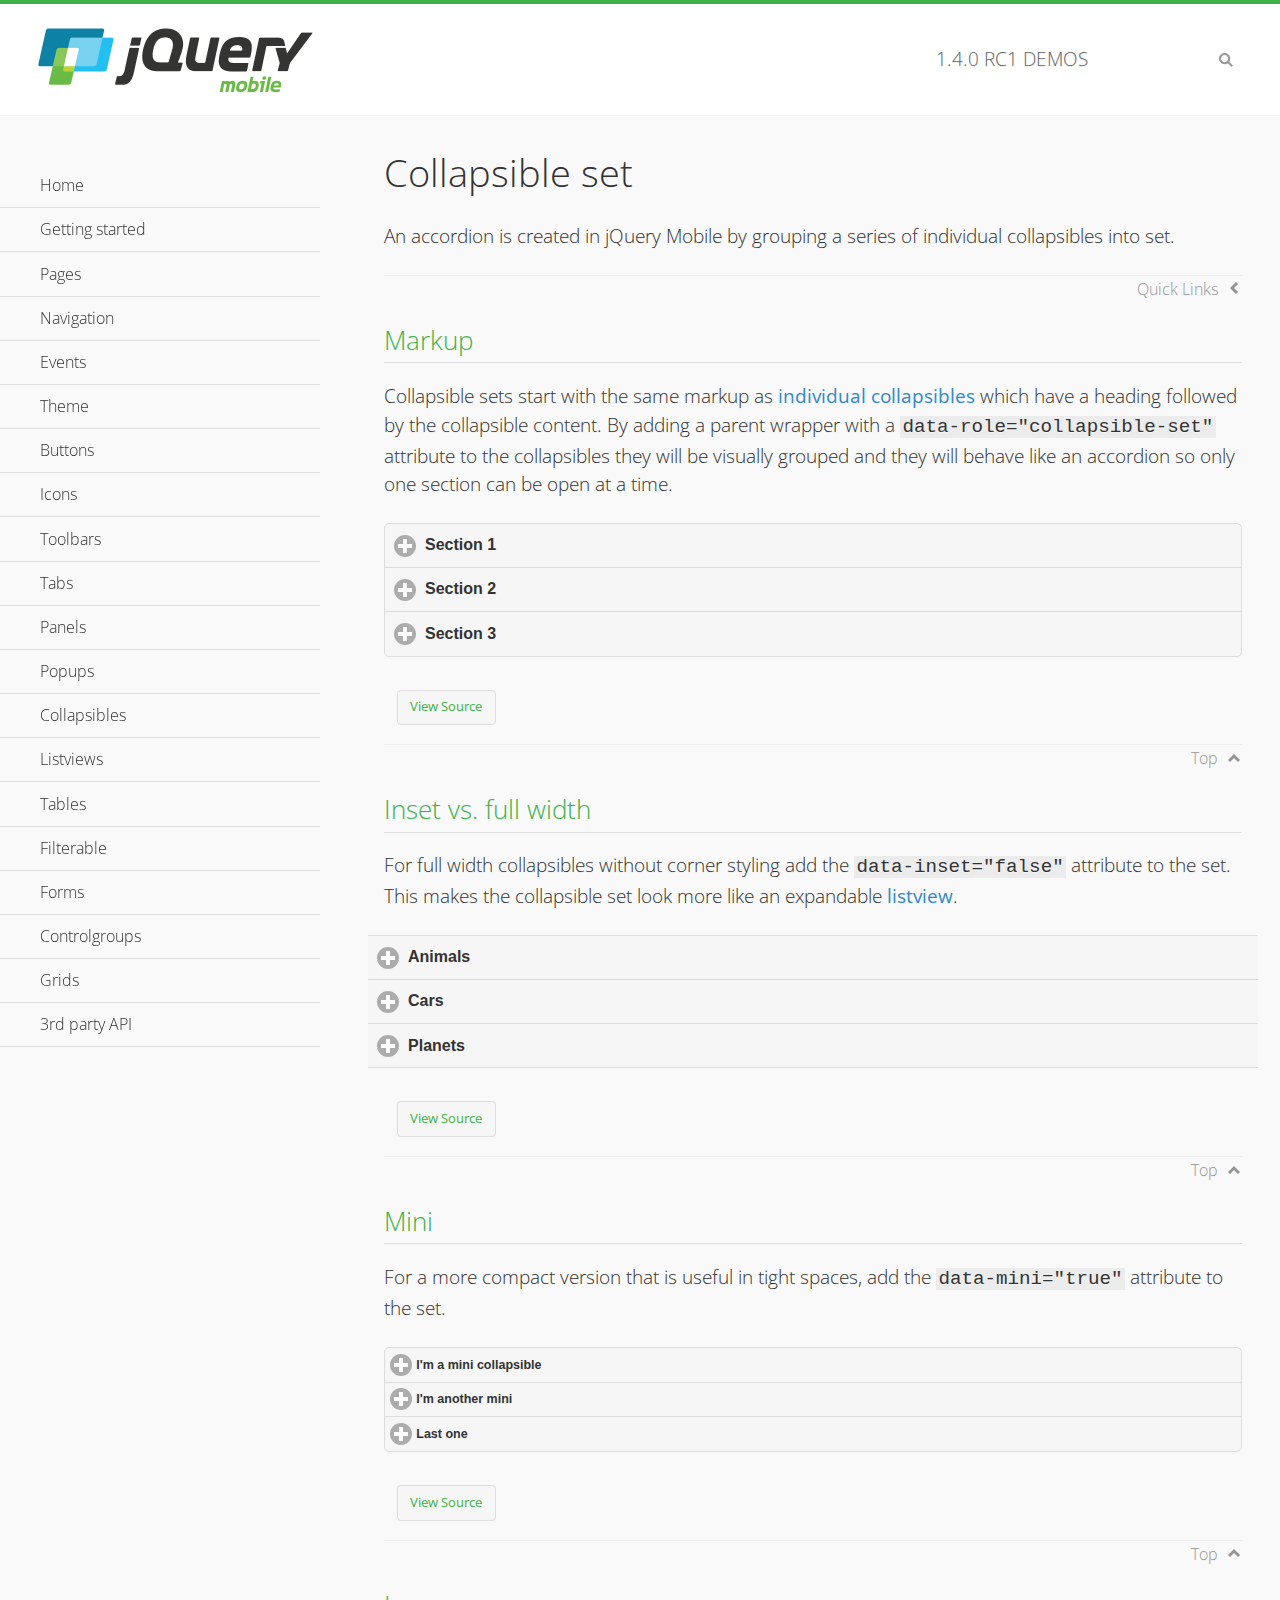
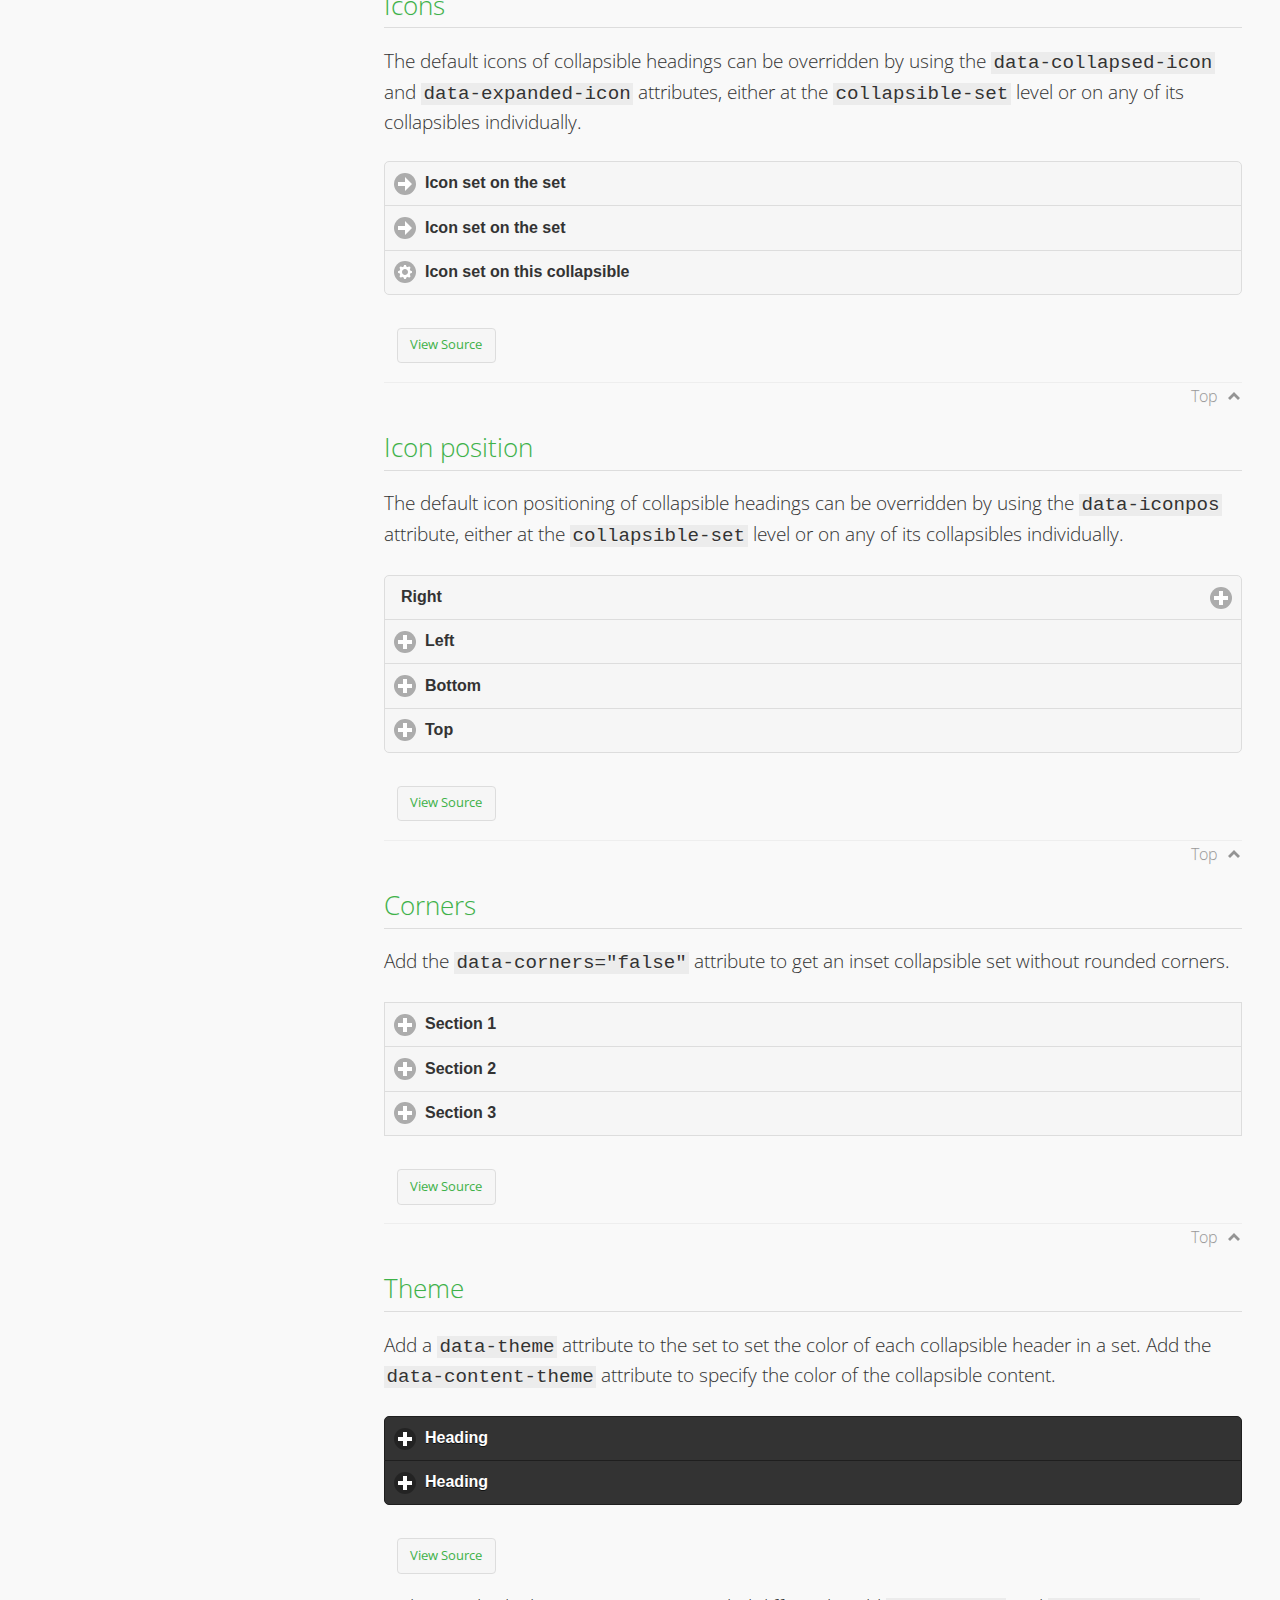
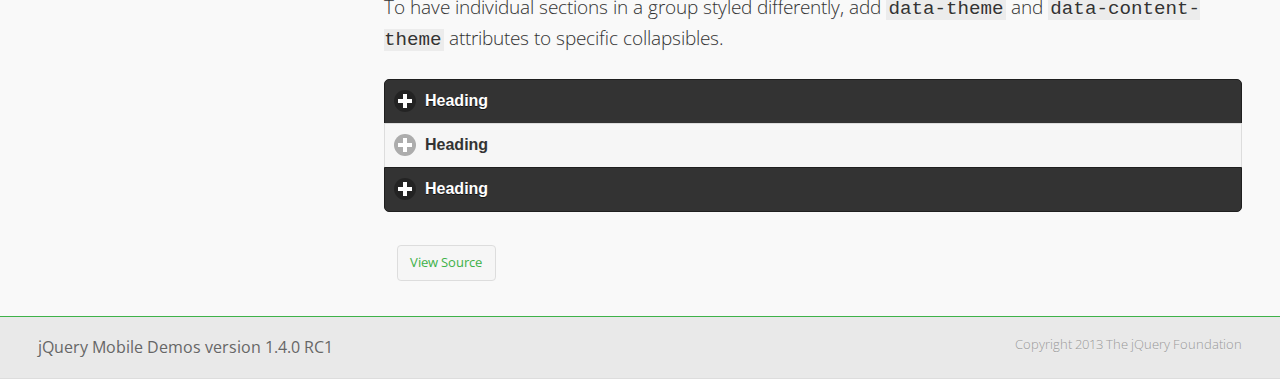
<file: high/plugins/jquery.mobile-1.4.0-rc.1/demos/collapsibleset/index.html>
<!DOCTYPE html>
<html>
<head>
	<meta charset="utf-8">
	<meta name="viewport" content="width=device-width, initial-scale=1">
	<title>Collapsible set - jQuery Mobile Demos</title>
	<link rel="shortcut icon" href="../favicon.ico">
    <link rel="stylesheet" href="http://fonts.googleapis.com/css?family=Open+Sans:300,400,700">
	<link rel="stylesheet" href="../css/themes/default/jquery.mobile-1.4.0-rc.1.min.css">
	<link rel="stylesheet" href="../_assets/css/jqm-demos.css">
	<script src="../js/jquery.js"></script>
	<script src="../_assets/js/index.js"></script>
	<script src="../js/jquery.mobile-1.4.0-rc.1.min.js"></script>
</head>
<body>
<div data-role="page" class="jqm-demos" data-quicklinks="true">

	<div data-role="header" class="jqm-header">
		<h2><a href="../" title="jQuery Mobile Demos home"><img src="../_assets/img/jquery-logo.png" alt="jQuery Mobile"></a></h2>
		<p><span class="jqm-version"></span> Demos</p>
		<a href="#" class="jqm-navmenu-link ui-btn ui-btn-icon-notext ui-corner-all ui-icon-bars ui-nodisc-icon ui-alt-icon ui-btn-left">Menu</a>
		<a href="#" class="jqm-search-link ui-btn ui-btn-icon-notext ui-corner-all ui-icon-search ui-nodisc-icon ui-alt-icon ui-btn-right">Search</a>
	</div><!-- /header -->

	<div role="main" class="ui-content jqm-content">

		<h1>Collapsible set</h1>

		<p>An accordion is created in jQuery Mobile by grouping a series of individual collapsibles into set.</p>

		<h2>Markup</h2>

		<p>Collapsible sets start with the same markup as <a href="../collapsible/" data-ajax="false">individual collapsibles</a> which have a heading followed by the collapsible content. By adding a parent wrapper with a <code>data-role="collapsible-set"</code> attribute to the collapsibles they will be visually grouped and they will behave like an accordion so only one section can be open at a time.</p>

			<div data-demo-html="true">
				<div data-role="collapsible-set" data-theme="a" data-content-theme="a">
					<div data-role="collapsible">
						<h3>Section 1</h3>
					<p>I'm the collapsible content for section 1</p>
					</div>
					<div data-role="collapsible">
						<h3>Section 2</h3>
					<p>I'm the collapsible content for section 2</p>

					</div>
					<div data-role="collapsible">
						<h3>Section 3</h3>
					<p>I'm the collapsible content for section 3</p>
					</div>
				</div>
			</div><!--/demo-html -->

		<h2>Inset vs. full width</h2>

		<p>For full width collapsibles without corner styling add the <code>data-inset="false"</code> attribute to the set. This makes the collapsible set look more like an expandable <a href="../listview/">listview</a>.</p>

			<div data-demo-html="true">
				<div data-role="collapsible-set" data-inset="false">
					<div data-role="collapsible">
						<h3>Animals</h3>
						<ul data-role="listview" data-inset="false">
							<li>Cats</li>
							<li>Dogs</li>
							<li>Lizards</li>
							<li>Snakes</li>
						</ul>
					</div>
					<div data-role="collapsible">
						<h3>Cars</h3>
						<ul data-role="listview" data-inset="false">
							<li>Acura</li>
							<li>Audi</li>
							<li>BMW</li>
							<li>Cadillac</li>
						</ul>
					</div>
					<div data-role="collapsible">
						<h3>Planets</h3>
						<ul data-role="listview" data-inset="false">
							<li>Earth</li>
							<li>Jupiter</li>
							<li>Mars</li>
							<li>Mercury</li>
						</ul>
					</div>
				</div>
			</div><!--/demo-html -->

		<h2>Mini</h2>

		<p>For a more compact version that is useful in tight spaces, add the <code>data-mini="true"</code> attribute to the set. </p>

			<div data-demo-html="true">
				<div data-role="collapsible-set" data-theme="a" data-content-theme="a" data-mini="true">
					<div data-role="collapsible">
						<h3>I'm a mini collapsible</h3>
					<p>This is good for tight spaces.</p>
					</div>
					<div data-role="collapsible">
						<h3>I'm another mini</h3>
					<p>Here's some collapsible content.</p>

					</div>
					<div data-role="collapsible">
						<h3>Last one</h3>
					<p>Final bit of collapsible content.</p>
					</div>
				</div>
			</div><!--/demo-html -->

		<h2>Icons</h2>

		<p>The default icons of collapsible headings can be overridden by using the <code>data-collapsed-icon</code> and <code>data-expanded-icon</code> attributes, either at the <code>collapsible-set</code> level or on any of its collapsibles individually.</p>

			<div data-demo-html="true">
				<div data-role="collapsible-set" data-theme="a" data-content-theme="a" data-collapsed-icon="arrow-r" data-expanded-icon="arrow-d">
					<div data-role="collapsible">
						<h3>Icon set on the set</h3>
					<p>Specify the open and close icons on the set to apply it to all the collapsibles within.</p>
					</div>
					<div data-role="collapsible">
						<h3>Icon set on the set</h3>
					<p>This collapsible also gets the icon from the set.</p>
					</div>
					<div data-role="collapsible" data-collapsed-icon="gear" data-expanded-icon="delete">
						<h3>Icon set on this collapsible</h3>
					<p>The icons here are applied to this collapsible specifically, thus overriding the set icons.</p>
					</div>
				</div>
			</div><!--/demo-html -->

		<h2>Icon position</h2>

		<p>The default icon positioning of collapsible headings can be overridden by using the <code>data-iconpos</code> attribute, either at the <code>collapsible-set</code> level or on any of its collapsibles individually.</p>

			<div data-demo-html="true">
				<div data-role="collapsible-set" data-theme="a" data-content-theme="a" data-iconpos="right">
					<div data-role="collapsible">
						<h3>Right</h3>
					<p>Inherits icon positioning from <code>data-iconpos="right"</code> attribute on set.</p>
					</div>
					<div data-role="collapsible" data-iconpos="left">
						<h3>Left</h3>
					<p>Set via <code>data-iconpos="left"</code> attribute on the collapsible</p>
					</div>
					<div data-role="collapsible" data-iconpos="bottom">
						<h3>Bottom</h3>
					<p>Set via <code>data-iconpos="bottom"</code> attribute on the collapsible</p>
					</div>
					<div data-role="collapsible" data-iconpos="top">
						<h3>Top</h3>
					<p>Set via <code>data-iconpos="top"</code> attribute on the collapsible</p>
					</div>
				</div>
			</div><!--/demo-html -->

		<h2>Corners</h2>
		<p>Add the <code>data-corners="false"</code> attribute to get an inset collapsible set without rounded corners.</p>

			<div data-demo-html="true">
				<div data-role="collapsible-set" data-corners="false" data-theme="a" data-content-theme="a">
					<div data-role="collapsible">
						<h3>Section 1</h3>
					<p>Collapsible content</p>
					</div>
					<div data-role="collapsible">
						<h3>Section 2</h3>
					<p>Collapsible content</p>

					</div>
					<div data-role="collapsible">
						<h3>Section 3</h3>
					<p>Collapsible content</p>
					</div>
				</div>
			</div><!--/demo-html -->

		<h2>Theme</h2>

		<p>Add a <code>data-theme</code> attribute to the set to set the color of each collapsible header in a set. Add the <code>data-content-theme</code> attribute to specify the color of the collapsible content. </p>

			<div data-demo-html="true">
				<div data-role="collapsible-set" data-theme="b" data-content-theme="b">
					<div data-role="collapsible">
						<h3>Heading</h3>
						<p>Content</p>
					</div>
					<div data-role="collapsible">
						<h3>Heading</h3>
						<p>Content</p>
					</div>
				</div>
			</div><!--/demo-html -->

		<p>To have individual sections in a group styled differently, add <code>data-theme</code> and <code>data-content-theme</code> attributes to specific collapsibles.</p>

			<div data-demo-html="true">
				<div data-role="collapsible-set" data-theme="b" data-content-theme="b">
					<div data-role="collapsible">
						<h3>Heading</h3>
						<p>Content</p>
					</div>
					<div data-role="collapsible" data-theme="a" data-content-theme="a">
						<h3>Heading</h3>
						<p>Content</p>
					</div>
					<div data-role="collapsible">
						<h3>Heading</h3>
						<p>Content</p>
					</div>
				</div>
		</div><!--/demo-html -->

	</div><!-- /content -->
	    <div data-role="panel" class="jqm-navmenu-panel" data-position="left" data-display="overlay" data-theme="a">
	    	<ul class="jqm-list ui-alt-icon ui-nodisc-icon">
<li data-filtertext="demos homepage" data-icon="home"><a href=".././">Home</a></li>
<li data-role="collapsible" data-collapsed-icon="carat-d" data-expanded-icon="carat-u" data-iconpos="right" data-inset="false">
	<h3>Getting started</h3>
	<ul>
		<li data-filtertext="introduction overview getting started"><a href="../intro/" data-ajax="false">Introduction</a></li>
		<li data-filtertext="responsive web design rwd adaptive progressive enhancement PE accessible mobile breakpoints media query media queries"><a href="../rwd/" data-ajax="false">Responsive Web Design</a></li>
	</ul>
</li>
<li data-role="collapsible" data-collapsed-icon="carat-d" data-expanded-icon="carat-u" data-iconpos="right" data-inset="false">
	<h3>Pages</h3>
	<ul>
		<li data-filtertext="pages page widget ajax navigation"><a href="../pages/" data-ajax="false">Pages</a></li>
		<li data-filtertext="single page"><a href="../pages-single-page/" data-ajax="false">Single page</a></li>
		<li data-filtertext="multipage multi-page page"><a href="../pages-multi-page/" data-ajax="false">Multi-page template</a></li>
		<li data-filtertext="dialog page widget modal popup"><a href="../pages-dialog/" data-ajax="false">Dialog page</a></li>
	</ul>
</li>
<li data-role="collapsible" data-collapsed-icon="carat-d" data-expanded-icon="carat-u" data-iconpos="right" data-inset="false">
	<h3>Navigation</h3>
	<ul>
		<li data-filtertext="ajax navigation navigate widget history event method"><a href="../navigation/" data-ajax="false">Navigation</a></li>
		<li data-filtertext="linking pages page links navigation ajax prefetch cache"><a href="../navigation-linking-pages/" data-ajax="false">Linking pages</a></li>
		<li data-filtertext="php redirect server redirection server-side navigation"><a href="../navigation-php-redirect/" data-ajax="false">PHP redirect demo</a></li>
		<li data-filtertext="page transitions animated pages popup navigation flip slide fade pop"><a href="../transitions/" data-ajax="false">Transitions</a></li>
		<li data-filtertext="loader widget page loading navigation overlay spinner"><a href="../loader/" data-ajax="false">Loader</a></li>
	</ul>
</li>
<li data-role="collapsible" data-collapsed-icon="carat-d" data-expanded-icon="carat-u" data-iconpos="right" data-inset="false">
	<h3>Events</h3>
	<ul>
		<li data-filtertext="swipe to delete list items listviews swipe events"><a href="../swipe-list/" data-ajax="false">Swipe list items</a></li>
		<li data-filtertext="swipe to navigate swipe page navigation swipe events"><a href="../swipe-page/" data-ajax="false">Swipe page navigation</a></li>
	</ul>
</li>
<li data-role="collapsible" data-collapsed-icon="carat-d" data-expanded-icon="carat-u" data-iconpos="right" data-inset="false">
	<h3>Theme</h3>
	<ul>
		<li data-filtertext="default theme swatches theming style css"><a href="../theme-default/" data-ajax="false">Default theme</a></li>
		<li data-filtertext="classic theme old theme swatches theming style css"><a href="../theme-classic/" data-ajax="false">Classic theme</a></li>
	</ul>
</li>
<li data-filtertext="buttons button markup buttonmarkup method anchor link button element"><a href="../button-markup/" data-ajax="false">Buttons</a></li>
<li data-role="collapsible" data-collapsed-icon="carat-d" data-expanded-icon="carat-u" data-iconpos="right" data-inset="false">
	<h3>Icons</h3>
	<ul>
		<li data-filtertext="button icons svg disc alt custom icon position"><a href="../icons/" data-ajax="false">Icons</a></li>
		<li data-filtertext=""><a href="../icons-grunticon/" data-ajax="false">Icons load script</a></li>
	</ul>
</li>
<li data-role="collapsible" data-collapsed-icon="carat-d" data-expanded-icon="carat-u" data-iconpos="right" data-inset="false">
	<h3>Toolbars</h3>
	<ul>
		<li data-filtertext="toolbar widget header footer toolbars fixed fullscreen external sections"><a href="../toolbar/" data-ajax="false">Toolbar</a></li>
		<li data-filtertext="dynamic toolbars dynamically add toolbar header footer"><a href="../toolbar-dynamic/" data-ajax="false">Dynamic toolbars</a></li>
		<li data-filtertext="external toolbars header footer"><a href="../toolbar-external/" data-ajax="false">External toolbars</a></li>
		<li data-filtertext="fixed toolbars header footer"><a href="../toolbar-fixed/" data-ajax="false">Fixed toolbars</a></li>
		<li data-filtertext="fixed fullscreen toolbars header footer"><a href="../toolbar-fixed-fullscreen/" data-ajax="false">Fullscreen toolbars</a></li>
		<li data-filtertext="external fixed toolbars header footer"><a href="../toolbar-fixed-external/" data-ajax="false">Fixed external toolbars</a></li>
		<li data-filtertext="external persistent toolbars header footer navbar navmenu"><a href="../toolbar-fixed-persistent/" data-ajax="false">Persistent toolbars</a></li>
		<li data-filtertext="external ajax optimized toolbars persistent toolbars header footer navbar"><a href="../toolbar-fixed-persistent-optimized/" data-ajax="false">AJAX optimized toolbars</a></li>
		<li data-filtertext="form in toolbars header footer"><a href="../toolbar-fixed-forms/" data-ajax="false">Form in toolbar</a></li>
		<li data-filtertext="navbar widget navmenu toolbars header footer"><a href="../navbar/" data-ajax="false">Navbar widget</a></li>
	</ul>
</li>
<li data-filtertext="ui tabs widget"><a href="../tabs/" data-ajax="false">Tabs</a></li>
<li data-role="collapsible" data-collapsed-icon="carat-d" data-expanded-icon="carat-u" data-iconpos="right" data-inset="false">
	<h3>Panels</h3>
	<ul>
		<li data-filtertext="panel widget sliding panels reveal push overlay responsive"><a href="../panel/" data-ajax="false">Panel</a></li>
		<li data-filtertext=""><a href="../panel-external/" data-ajax="false">External panels</a></li>
		<li data-filtertext="panel "><a href="../panel-fixed/" data-ajax="false">Fixed panels</a></li>
		<li data-filtertext="panel slide panels sliding panels shadow rwd responsive breakpoint"><a href="../panel-responsive/" data-ajax="false">Panels responsive</a></li>
		<li data-filtertext="panel custom style custom panel width reveal shadow listview panel styling page background wrapper"><a href="../panel-styling/" data-ajax="false">Custom panel style</a></li>
		<li data-filtertext="panel open on swipe"><a href="../panel-swipe-open/" data-ajax="false">Panel open on swipe</a></li>
		<li data-filtertext="panels outside page internal external toolbars"><a href="../panel-external-internal/" data-ajax="false">Panel external and internal</a></li>
	</ul>
</li>
<li data-role="collapsible" data-collapsed-icon="carat-d" data-expanded-icon="carat-u" data-iconpos="right" data-inset="false">
	<h3>Popups</h3>
	<ul>
		<li data-filtertext="popup widget popups dialog modal transition tooltip lightbox form overlay screen flip pop fade transition"><a href="../popup/" data-ajax="false">Popup</a></li>
		<li data-filtertext="popup alignment position"><a href="../popup-alignment/" data-ajax="false">Popup alignment</a></li>
		<li data-filtertext="popup arrow size popups popover"><a href="../popup-arrow-size/" data-ajax="false">Popup arrow size</a></li>
		<li data-filtertext="dynamic popups popup images lightbox"><a href="../popup-dynamic/" data-ajax="false">Dynamic popups</a></li>
		<li data-filtertext="popups with iframes scaling"><a href="../popup-iframe/" data-ajax="false">Popups with iframes</a></li>
		<li data-filtertext="popup image scaling"><a href="../popup-image-scaling/" data-ajax="false">Popup image scaling</a></li>
		<li data-filtertext="external popup outside multi-page"><a href="../popup-outside-multipage" data-ajax="false">Popup outside multi-page</a></li>
	</ul>
</li>
<li data-role="collapsible" data-collapsed-icon="carat-d" data-expanded-icon="carat-u" data-iconpos="right" data-inset="false">
	<h3>Collapsibles</h3>
	<ul>
		<li data-filtertext="collapsibles content formatting"><a href="../collapsible/" data-ajax="false">Collapsible</a></li>
		<li data-filtertext="dynamic collapsible set accordion append expand"><a href="../collapsible-dynamic/" data-ajax="false">Dynamic collapsibles</a></li>
		<li data-filtertext="accordions collapsible set widget content formatting grouped collapsibles"><a href="../collapsibleset/" data-ajax="false">Collapsible set</a></li>
	</ul>
</li>
<li data-role="collapsible" data-collapsed-icon="carat-d" data-expanded-icon="carat-u" data-iconpos="right" data-inset="false">
	<h3>Listviews</h3>
	<ul>
		<li data-filtertext="listview widget thumbnails icons nested split button collapsible ul ol"><a href="../listview/" data-ajax="false">Listview</a></li>
		<li data-filtertext="autocomplete filterable reveal listview filtertextbeforefilter placeholder"><a href="../listview-autocomplete/" data-ajax="false">Listview autocomplete</a></li>
		<li data-filtertext="autocomplete filterable reveal listview remote data filtertextbeforefilter placeholder"><a href="../listview-autocomplete-remote/" data-ajax="false">Listview autocomplete remote data</a></li>
		<li data-filtertext="autodividers anchor jump scroll linkbars listview lists ul ol"><a href="../listview-autodividers-linkbar/" data-ajax="false">Listview autodividers linkbar</a></li>
		<li data-filtertext="listview autodividers selector autodividersselector lists ul ol"><a href="../listview-autodividers-selector/" data-ajax="false">Listview autodividers selector</a></li>
		<li data-filtertext="listview collapsible list items flat"><a href="../listview-collapsible-item-flat/" data-ajax="false">Listview collapsible list items (flat)</a></li>
		<li data-filtertext="listview collapsible list indented"><a href="../listview-collapsible-item-indented/" data-ajax="false">Listview collapsible list items (indented)</a></li>
		<li data-filtertext="grid listview responsive grids responsive listviews lists ul"><a href="../listview-grid/" data-ajax="false">Listview responsive grid</a></li>
	</ul>
</li>
<li data-role="collapsible" data-collapsed-icon="carat-d" data-expanded-icon="carat-u" data-iconpos="right" data-inset="false">
	<h3>Tables</h3>
	<ul>
		<li data-filtertext="table widget reflow column toggle th td responsive tables rwd hide show tabular"><a href="../table-column-toggle/" data-ajax="false">Table Column Toggle</a></li>
		<li data-filtertext="table column toggle phone comparison demo"><a href="../table-column-toggle-example/" data-ajax="false">Table Column Toggle demo</a></li>
		<li data-filtertext="responsive tables table column toggle heading groups rwd breakpoint"><a href="../table-column-toggle-heading-groups/" data-ajax="false">Table Column Toggle heading groups</a></li>
		<li data-filtertext="responsive tables table column toggle hide rwd breakpoint customization options"><a href="../table-column-toggle-options/" data-ajax="false">Table Column Toggle options</a></li>
		<li data-filtertext="table reflow th td responsive rwd columns tabular"><a href="../table-reflow/" data-ajax="false">Table Reflow</a></li>
		<li data-filtertext="responsive tables table reflow heading groups rwd breakpoint"><a href="../table-reflow-heading-groups/" data-ajax="false">Table Reflow heading groups</a></li>
		<li data-filtertext="responsive tables table reflow stripes strokes table style"><a href="../table-reflow-stripes-strokes/" data-ajax="false">Table Reflow stripes and strokes</a></li>
		<li data-filtertext="responsive tables table reflow stack custom styles"><a href="../table-reflow-styling/" data-ajax="false">Table Reflow custom styles</a></li>
	</ul>
</li>
<li data-filtertext="filterable filter elements sorting searching listview table"><a href="../filterable/" data-ajax="false">Filterable</a></li>
<li data-role="collapsible" data-collapsed-icon="carat-d" data-expanded-icon="carat-u" data-iconpos="right" data-inset="false">
	<h3>Forms</h3>
	<ul>
		<li data-filtertext="forms text checkbox radio range button submit reset inputs selects textarea slider flipswitch label form elements"><a href="../forms/" data-ajax="false">Forms</a></li>
		<li data-filtertext="forms gallery examples overview forms text checkbox radio range button submit reset inputs selects textarea slider flipswitch label form elements"><a href="../forms-gallery/" data-ajax="false">Forms gallery</a></li>
		<li data-filtertext="forms disabled form elements"><a href="../forms-disabled/" data-ajax="false">Forms disabled</a></li>
		<li data-filtertext="form field containers fieldcontain ui-field-contain forms"><a href="../forms-field-contain/" data-ajax="false">Field containers</a></li>
		<li data-filtertext="form hide labels hidden accessible ui-hidden-accessible forms"><a href="../forms-label-hidden-accessible/" data-ajax="false">Hide labels</a></li>

		<li data-filtertext="form textinput widget text input textarea number date time tel email file color password"><a href="../textinput/" data-ajax="false">Textinput</a></li>
		<li data-filtertext="form button widget input button submit reset"><a href="../button/" data-ajax="false">Input button</a></li>
		<li data-filtertext="form checkboxradio widget checkbox input checkboxes controlgroups"><a href="../checkboxradio-checkbox/" data-ajax="false">Checkboxes</a></li>
		<li data-filtertext="form checkboxradio widget radio input radio buttons controlgroups"><a href="../checkboxradio-radio/" data-ajax="false">Radio buttons</a></li>
		<li data-filtertext="form selectmenu widget select input custom select menu selects"><a href="../selectmenu/" data-ajax="false">Selectmenu</a></li>
		<li data-filtertext="form custom select menu selectmenu widget custom menu option optgroup multiple selects"><a href="../selectmenu-custom/" data-ajax="false">Custom select menu</a></li>
		<li data-filtertext="filterable select filter popup dialog"><a href="../selectmenu-custom-filter/" data-ajax="false">Custom select menu with filter</a></li>
		<li data-filtertext="form slider widget range input single sliders"><a href="../slider/" data-ajax="false">Slider</a></li>
		<li data-filtertext="form slider widget flipswitch slider binary select flip toggle switch"><a href="../slider-flipswitch/" data-ajax="false">Slider flip toggle switch</a></li>
		<li data-filtertext="form slider tooltip handle value input range sliders"><a href="../slider-tooltip/" data-ajax="false">Slider tooltip</a></li>
		<li data-filtertext="form rangeslider widget dual sliders dual handle sliders range input"><a href="../rangeslider/" data-ajax="false">Rangeslider</a></li>
		<li data-filtertext="form flipswitch widget flip toggle switch binary select checkbox input"><a href="../flipswitch/" data-ajax="false">Flipswitch</a></li>
	</ul>
</li>
<li data-role="collapsible" data-collapsed-icon="carat-d" data-expanded-icon="carat-u" data-iconpos="right" data-inset="false">
	<h3>Controlgroups</h3>
	<ul>
		<li data-filtertext="controlgroups selectmenu checkboxradio input grouped buttons horizontal vertical"><a href="../controlgroup/" data-ajax="false">Controlgroup</a></li>
		<li data-filtertext="dynamic controlgroup dynamically add buttons"><a href="../controlgroup-dynamic/" data-ajax="false">Dynamic controlgroups</a></li>
	</ul>
</li>
<li data-role="collapsible" data-collapsed-icon="carat-d" data-expanded-icon="carat-u" data-iconpos="right" data-inset="false">
	<h3>Grids</h3>
	<ul>
		<li data-filtertext="grids columns blocks content formatting rwd responsive"><a href="../grids/" data-ajax="false">Grids</a></li>
		<li data-filtertext="buttons in grids"><a href="../grids-buttons/" data-ajax="false">Buttons in grids</a></li>
		<li data-filtertext="custom responsive grids rwd"><a href="../grids-custom-responsive/" data-ajax="false">Custom responsive grids</a></li>
	</ul>
</li>
<li data-role="collapsible" data-collapsed-icon="carat-d" data-expanded-icon="carat-u" data-iconpos="right" data-inset="false">
	<h3>3rd party API</h3>
	<ul>
		<li data-filtertext="backbone requirejs navigation router"><a href="../backbone-requirejs/" data-ajax="false">Backbone RequireJS</a></li>
		<li data-filtertext="google maps geolocation demo"><a href="../map-geolocation/" data-ajax="false">Google Maps geolocation</a></li>
		<li data-filtertext="google maps hybrid"><a href="../map-list-toggle/" data-ajax="false">Google Maps list toggle</a></li>
	</ul>
</li>

		     </ul>
		</div><!-- /panel -->


	<div data-role="footer" data-position="fixed" data-tap-toggle="false" class="jqm-footer">
		<p>jQuery Mobile Demos version <span class="jqm-version"></span></p>
		<p>Copyright 2013 The jQuery Foundation</p>
	</div><!-- /footer -->
	<!-- TODO: This should become an external panel so we can add input to markup (unique ID) -->
    <div data-role="panel" class="jqm-search-panel" data-position="right" data-display="overlay" data-theme="a">
		<div class="jqm-search">
			<ul class="jqm-list" data-filter-placeholder="Search demos..." data-filter-reveal="true">
<li data-filtertext="demos homepage" data-icon="home"><a href=".././">Home</a></li>
<li data-role="collapsible" data-collapsed-icon="carat-d" data-expanded-icon="carat-u" data-iconpos="right" data-inset="false">
	<h3>Getting started</h3>
	<ul>
		<li data-filtertext="introduction overview getting started"><a href="../intro/" data-ajax="false">Introduction</a></li>
		<li data-filtertext="responsive web design rwd adaptive progressive enhancement PE accessible mobile breakpoints media query media queries"><a href="../rwd/" data-ajax="false">Responsive Web Design</a></li>
	</ul>
</li>
<li data-role="collapsible" data-collapsed-icon="carat-d" data-expanded-icon="carat-u" data-iconpos="right" data-inset="false">
	<h3>Pages</h3>
	<ul>
		<li data-filtertext="pages page widget ajax navigation"><a href="../pages/" data-ajax="false">Pages</a></li>
		<li data-filtertext="single page"><a href="../pages-single-page/" data-ajax="false">Single page</a></li>
		<li data-filtertext="multipage multi-page page"><a href="../pages-multi-page/" data-ajax="false">Multi-page template</a></li>
		<li data-filtertext="dialog page widget modal popup"><a href="../pages-dialog/" data-ajax="false">Dialog page</a></li>
	</ul>
</li>
<li data-role="collapsible" data-collapsed-icon="carat-d" data-expanded-icon="carat-u" data-iconpos="right" data-inset="false">
	<h3>Navigation</h3>
	<ul>
		<li data-filtertext="ajax navigation navigate widget history event method"><a href="../navigation/" data-ajax="false">Navigation</a></li>
		<li data-filtertext="linking pages page links navigation ajax prefetch cache"><a href="../navigation-linking-pages/" data-ajax="false">Linking pages</a></li>
		<li data-filtertext="php redirect server redirection server-side navigation"><a href="../navigation-php-redirect/" data-ajax="false">PHP redirect demo</a></li>
		<li data-filtertext="page transitions animated pages popup navigation flip slide fade pop"><a href="../transitions/" data-ajax="false">Transitions</a></li>
		<li data-filtertext="loader widget page loading navigation overlay spinner"><a href="../loader/" data-ajax="false">Loader</a></li>
	</ul>
</li>
<li data-role="collapsible" data-collapsed-icon="carat-d" data-expanded-icon="carat-u" data-iconpos="right" data-inset="false">
	<h3>Events</h3>
	<ul>
		<li data-filtertext="swipe to delete list items listviews swipe events"><a href="../swipe-list/" data-ajax="false">Swipe list items</a></li>
		<li data-filtertext="swipe to navigate swipe page navigation swipe events"><a href="../swipe-page/" data-ajax="false">Swipe page navigation</a></li>
	</ul>
</li>
<li data-role="collapsible" data-collapsed-icon="carat-d" data-expanded-icon="carat-u" data-iconpos="right" data-inset="false">
	<h3>Theme</h3>
	<ul>
		<li data-filtertext="default theme swatches theming style css"><a href="../theme-default/" data-ajax="false">Default theme</a></li>
		<li data-filtertext="classic theme old theme swatches theming style css"><a href="../theme-classic/" data-ajax="false">Classic theme</a></li>
	</ul>
</li>
<li data-filtertext="buttons button markup buttonmarkup method anchor link button element"><a href="../button-markup/" data-ajax="false">Buttons</a></li>
<li data-role="collapsible" data-collapsed-icon="carat-d" data-expanded-icon="carat-u" data-iconpos="right" data-inset="false">
	<h3>Icons</h3>
	<ul>
		<li data-filtertext="button icons svg disc alt custom icon position"><a href="../icons/" data-ajax="false">Icons</a></li>
		<li data-filtertext=""><a href="../icons-grunticon/" data-ajax="false">Icons load script</a></li>
	</ul>
</li>
<li data-role="collapsible" data-collapsed-icon="carat-d" data-expanded-icon="carat-u" data-iconpos="right" data-inset="false">
	<h3>Toolbars</h3>
	<ul>
		<li data-filtertext="toolbar widget header footer toolbars fixed fullscreen external sections"><a href="../toolbar/" data-ajax="false">Toolbar</a></li>
		<li data-filtertext="dynamic toolbars dynamically add toolbar header footer"><a href="../toolbar-dynamic/" data-ajax="false">Dynamic toolbars</a></li>
		<li data-filtertext="external toolbars header footer"><a href="../toolbar-external/" data-ajax="false">External toolbars</a></li>
		<li data-filtertext="fixed toolbars header footer"><a href="../toolbar-fixed/" data-ajax="false">Fixed toolbars</a></li>
		<li data-filtertext="fixed fullscreen toolbars header footer"><a href="../toolbar-fixed-fullscreen/" data-ajax="false">Fullscreen toolbars</a></li>
		<li data-filtertext="external fixed toolbars header footer"><a href="../toolbar-fixed-external/" data-ajax="false">Fixed external toolbars</a></li>
		<li data-filtertext="external persistent toolbars header footer navbar navmenu"><a href="../toolbar-fixed-persistent/" data-ajax="false">Persistent toolbars</a></li>
		<li data-filtertext="external ajax optimized toolbars persistent toolbars header footer navbar"><a href="../toolbar-fixed-persistent-optimized/" data-ajax="false">AJAX optimized toolbars</a></li>
		<li data-filtertext="form in toolbars header footer"><a href="../toolbar-fixed-forms/" data-ajax="false">Form in toolbar</a></li>
		<li data-filtertext="navbar widget navmenu toolbars header footer"><a href="../navbar/" data-ajax="false">Navbar widget</a></li>
	</ul>
</li>
<li data-filtertext="ui tabs widget"><a href="../tabs/" data-ajax="false">Tabs</a></li>
<li data-role="collapsible" data-collapsed-icon="carat-d" data-expanded-icon="carat-u" data-iconpos="right" data-inset="false">
	<h3>Panels</h3>
	<ul>
		<li data-filtertext="panel widget sliding panels reveal push overlay responsive"><a href="../panel/" data-ajax="false">Panel</a></li>
		<li data-filtertext=""><a href="../panel-external/" data-ajax="false">External panels</a></li>
		<li data-filtertext="panel "><a href="../panel-fixed/" data-ajax="false">Fixed panels</a></li>
		<li data-filtertext="panel slide panels sliding panels shadow rwd responsive breakpoint"><a href="../panel-responsive/" data-ajax="false">Panels responsive</a></li>
		<li data-filtertext="panel custom style custom panel width reveal shadow listview panel styling page background wrapper"><a href="../panel-styling/" data-ajax="false">Custom panel style</a></li>
		<li data-filtertext="panel open on swipe"><a href="../panel-swipe-open/" data-ajax="false">Panel open on swipe</a></li>
		<li data-filtertext="panels outside page internal external toolbars"><a href="../panel-external-internal/" data-ajax="false">Panel external and internal</a></li>
	</ul>
</li>
<li data-role="collapsible" data-collapsed-icon="carat-d" data-expanded-icon="carat-u" data-iconpos="right" data-inset="false">
	<h3>Popups</h3>
	<ul>
		<li data-filtertext="popup widget popups dialog modal transition tooltip lightbox form overlay screen flip pop fade transition"><a href="../popup/" data-ajax="false">Popup</a></li>
		<li data-filtertext="popup alignment position"><a href="../popup-alignment/" data-ajax="false">Popup alignment</a></li>
		<li data-filtertext="popup arrow size popups popover"><a href="../popup-arrow-size/" data-ajax="false">Popup arrow size</a></li>
		<li data-filtertext="dynamic popups popup images lightbox"><a href="../popup-dynamic/" data-ajax="false">Dynamic popups</a></li>
		<li data-filtertext="popups with iframes scaling"><a href="../popup-iframe/" data-ajax="false">Popups with iframes</a></li>
		<li data-filtertext="popup image scaling"><a href="../popup-image-scaling/" data-ajax="false">Popup image scaling</a></li>
		<li data-filtertext="external popup outside multi-page"><a href="../popup-outside-multipage" data-ajax="false">Popup outside multi-page</a></li>
	</ul>
</li>
<li data-role="collapsible" data-collapsed-icon="carat-d" data-expanded-icon="carat-u" data-iconpos="right" data-inset="false">
	<h3>Collapsibles</h3>
	<ul>
		<li data-filtertext="collapsibles content formatting"><a href="../collapsible/" data-ajax="false">Collapsible</a></li>
		<li data-filtertext="dynamic collapsible set accordion append expand"><a href="../collapsible-dynamic/" data-ajax="false">Dynamic collapsibles</a></li>
		<li data-filtertext="accordions collapsible set widget content formatting grouped collapsibles"><a href="../collapsibleset/" data-ajax="false">Collapsible set</a></li>
	</ul>
</li>
<li data-role="collapsible" data-collapsed-icon="carat-d" data-expanded-icon="carat-u" data-iconpos="right" data-inset="false">
	<h3>Listviews</h3>
	<ul>
		<li data-filtertext="listview widget thumbnails icons nested split button collapsible ul ol"><a href="../listview/" data-ajax="false">Listview</a></li>
		<li data-filtertext="autocomplete filterable reveal listview filtertextbeforefilter placeholder"><a href="../listview-autocomplete/" data-ajax="false">Listview autocomplete</a></li>
		<li data-filtertext="autocomplete filterable reveal listview remote data filtertextbeforefilter placeholder"><a href="../listview-autocomplete-remote/" data-ajax="false">Listview autocomplete remote data</a></li>
		<li data-filtertext="autodividers anchor jump scroll linkbars listview lists ul ol"><a href="../listview-autodividers-linkbar/" data-ajax="false">Listview autodividers linkbar</a></li>
		<li data-filtertext="listview autodividers selector autodividersselector lists ul ol"><a href="../listview-autodividers-selector/" data-ajax="false">Listview autodividers selector</a></li>
		<li data-filtertext="listview collapsible list items flat"><a href="../listview-collapsible-item-flat/" data-ajax="false">Listview collapsible list items (flat)</a></li>
		<li data-filtertext="listview collapsible list indented"><a href="../listview-collapsible-item-indented/" data-ajax="false">Listview collapsible list items (indented)</a></li>
		<li data-filtertext="grid listview responsive grids responsive listviews lists ul"><a href="../listview-grid/" data-ajax="false">Listview responsive grid</a></li>
	</ul>
</li>
<li data-role="collapsible" data-collapsed-icon="carat-d" data-expanded-icon="carat-u" data-iconpos="right" data-inset="false">
	<h3>Tables</h3>
	<ul>
		<li data-filtertext="table widget reflow column toggle th td responsive tables rwd hide show tabular"><a href="../table-column-toggle/" data-ajax="false">Table Column Toggle</a></li>
		<li data-filtertext="table column toggle phone comparison demo"><a href="../table-column-toggle-example/" data-ajax="false">Table Column Toggle demo</a></li>
		<li data-filtertext="responsive tables table column toggle heading groups rwd breakpoint"><a href="../table-column-toggle-heading-groups/" data-ajax="false">Table Column Toggle heading groups</a></li>
		<li data-filtertext="responsive tables table column toggle hide rwd breakpoint customization options"><a href="../table-column-toggle-options/" data-ajax="false">Table Column Toggle options</a></li>
		<li data-filtertext="table reflow th td responsive rwd columns tabular"><a href="../table-reflow/" data-ajax="false">Table Reflow</a></li>
		<li data-filtertext="responsive tables table reflow heading groups rwd breakpoint"><a href="../table-reflow-heading-groups/" data-ajax="false">Table Reflow heading groups</a></li>
		<li data-filtertext="responsive tables table reflow stripes strokes table style"><a href="../table-reflow-stripes-strokes/" data-ajax="false">Table Reflow stripes and strokes</a></li>
		<li data-filtertext="responsive tables table reflow stack custom styles"><a href="../table-reflow-styling/" data-ajax="false">Table Reflow custom styles</a></li>
	</ul>
</li>
<li data-filtertext="filterable filter elements sorting searching listview table"><a href="../filterable/" data-ajax="false">Filterable</a></li>
<li data-role="collapsible" data-collapsed-icon="carat-d" data-expanded-icon="carat-u" data-iconpos="right" data-inset="false">
	<h3>Forms</h3>
	<ul>
		<li data-filtertext="forms text checkbox radio range button submit reset inputs selects textarea slider flipswitch label form elements"><a href="../forms/" data-ajax="false">Forms</a></li>
		<li data-filtertext="forms gallery examples overview forms text checkbox radio range button submit reset inputs selects textarea slider flipswitch label form elements"><a href="../forms-gallery/" data-ajax="false">Forms gallery</a></li>
		<li data-filtertext="forms disabled form elements"><a href="../forms-disabled/" data-ajax="false">Forms disabled</a></li>
		<li data-filtertext="form field containers fieldcontain ui-field-contain forms"><a href="../forms-field-contain/" data-ajax="false">Field containers</a></li>
		<li data-filtertext="form hide labels hidden accessible ui-hidden-accessible forms"><a href="../forms-label-hidden-accessible/" data-ajax="false">Hide labels</a></li>

		<li data-filtertext="form textinput widget text input textarea number date time tel email file color password"><a href="../textinput/" data-ajax="false">Textinput</a></li>
		<li data-filtertext="form button widget input button submit reset"><a href="../button/" data-ajax="false">Input button</a></li>
		<li data-filtertext="form checkboxradio widget checkbox input checkboxes controlgroups"><a href="../checkboxradio-checkbox/" data-ajax="false">Checkboxes</a></li>
		<li data-filtertext="form checkboxradio widget radio input radio buttons controlgroups"><a href="../checkboxradio-radio/" data-ajax="false">Radio buttons</a></li>
		<li data-filtertext="form selectmenu widget select input custom select menu selects"><a href="../selectmenu/" data-ajax="false">Selectmenu</a></li>
		<li data-filtertext="form custom select menu selectmenu widget custom menu option optgroup multiple selects"><a href="../selectmenu-custom/" data-ajax="false">Custom select menu</a></li>
		<li data-filtertext="filterable select filter popup dialog"><a href="../selectmenu-custom-filter/" data-ajax="false">Custom select menu with filter</a></li>
		<li data-filtertext="form slider widget range input single sliders"><a href="../slider/" data-ajax="false">Slider</a></li>
		<li data-filtertext="form slider widget flipswitch slider binary select flip toggle switch"><a href="../slider-flipswitch/" data-ajax="false">Slider flip toggle switch</a></li>
		<li data-filtertext="form slider tooltip handle value input range sliders"><a href="../slider-tooltip/" data-ajax="false">Slider tooltip</a></li>
		<li data-filtertext="form rangeslider widget dual sliders dual handle sliders range input"><a href="../rangeslider/" data-ajax="false">Rangeslider</a></li>
		<li data-filtertext="form flipswitch widget flip toggle switch binary select checkbox input"><a href="../flipswitch/" data-ajax="false">Flipswitch</a></li>
	</ul>
</li>
<li data-role="collapsible" data-collapsed-icon="carat-d" data-expanded-icon="carat-u" data-iconpos="right" data-inset="false">
	<h3>Controlgroups</h3>
	<ul>
		<li data-filtertext="controlgroups selectmenu checkboxradio input grouped buttons horizontal vertical"><a href="../controlgroup/" data-ajax="false">Controlgroup</a></li>
		<li data-filtertext="dynamic controlgroup dynamically add buttons"><a href="../controlgroup-dynamic/" data-ajax="false">Dynamic controlgroups</a></li>
	</ul>
</li>
<li data-role="collapsible" data-collapsed-icon="carat-d" data-expanded-icon="carat-u" data-iconpos="right" data-inset="false">
	<h3>Grids</h3>
	<ul>
		<li data-filtertext="grids columns blocks content formatting rwd responsive"><a href="../grids/" data-ajax="false">Grids</a></li>
		<li data-filtertext="buttons in grids"><a href="../grids-buttons/" data-ajax="false">Buttons in grids</a></li>
		<li data-filtertext="custom responsive grids rwd"><a href="../grids-custom-responsive/" data-ajax="false">Custom responsive grids</a></li>
	</ul>
</li>
<li data-role="collapsible" data-collapsed-icon="carat-d" data-expanded-icon="carat-u" data-iconpos="right" data-inset="false">
	<h3>3rd party API</h3>
	<ul>
		<li data-filtertext="backbone requirejs navigation router"><a href="../backbone-requirejs/" data-ajax="false">Backbone RequireJS</a></li>
		<li data-filtertext="google maps geolocation demo"><a href="../map-geolocation/" data-ajax="false">Google Maps geolocation</a></li>
		<li data-filtertext="google maps hybrid"><a href="../map-list-toggle/" data-ajax="false">Google Maps list toggle</a></li>
	</ul>
</li>

			</ul>
		</div>
	</div><!-- /panel -->


</div><!-- /page -->

</body>
</html>
</file>
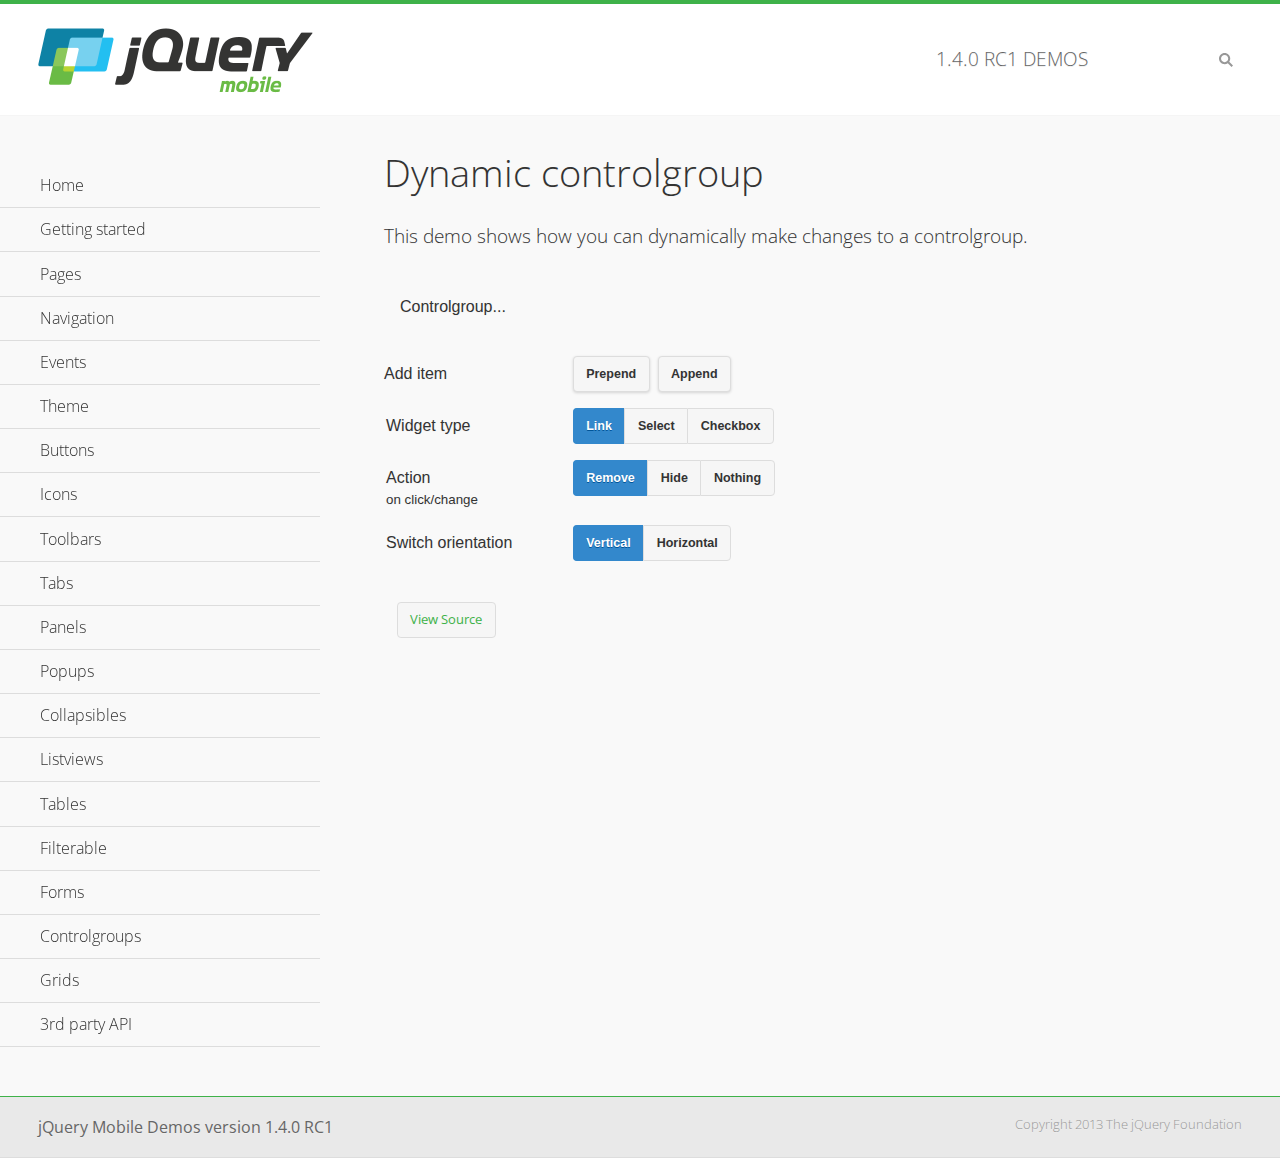
<file: high/plugins/jquery.mobile-1.4.0-rc.1/demos/controlgroup-dynamic/index.html>
<!DOCTYPE html>
<html>
<head>
	<meta charset="utf-8">
	<meta name="viewport" content="width=device-width, initial-scale=1">
	<title>Dynamic controlgroup - jQuery Mobile Demos</title>
	<link rel="shortcut icon" href="../favicon.ico">
    <link rel="stylesheet" href="http://fonts.googleapis.com/css?family=Open+Sans:300,400,700">
	<link rel="stylesheet" href="../css/themes/default/jquery.mobile-1.4.0-rc.1.min.css">
	<link rel="stylesheet" href="../_assets/css/jqm-demos.css">
	<script src="../js/jquery.js"></script>
	<script src="../_assets/js/index.js"></script>
	<script src="../js/jquery.mobile-1.4.0-rc.1.min.js"></script>
	<script>
		( function( $, undefined ) {
			var counter = 0;
			$( document ).bind( "pagecreate", function( e ) {
				$( "#prepend, #append", e.target ).on( "click", function( e ) {
					counter++;

					var widgetType = $( "[name='radio-widget']:checked" ).attr( "id" ),
						group = $( "#my-controlgroup" ),
						$el,
						action = function() {
							var action = $( "[name='radio-action']:checked" ).attr( "id" );
							if ( $( $el[1] ).is( "select" ) && action === "hide" ) {
								$el = $( $el[1] ).parents( ".ui-select" );
							}
							$el[ action ]();
							group.controlgroup( "refresh" );
						};

					if ( widgetType === "link" ) {

						$el = $( "<a href='#'>Link " + counter + "</a>" ).bind( "click", action );
						$( "#my-controlgroup" ).controlgroup( "container" )[ $( this ).attr( "id" ) ]( $el );
						$el.buttonMarkup();

					} else if ( widgetType === "select" ) {

						$el = $( "<label for='widget" + counter + "'>Select " + counter + "</label><select id='widget" + counter + "'><option value='option1'>Select " + counter + "</option><option value='option2'>Select option</option></select>" );
						$( $el[ 1 ] ).bind( "change", action);
						$( "#my-controlgroup" ).controlgroup( "container" )[ $( this ).attr( "id" ) ]( $el );
						$( $el[ 1 ] ).selectmenu();

					} else {

						$el = $( "<label for='widget" + counter + "'>Checkbox " + counter + "</label><input type='checkbox' id='widget" + counter + "'></input>" );
						$( $el[ 1 ] ).bind( "change", action );
						$( "#my-controlgroup" ).controlgroup( "container" )[ $( this ).attr( "id" ) ]( $el );
						$( $el[ 1 ] ).checkboxradio();

					}

					group.controlgroup( "refresh" );
				});

				$( "[name='radio-orientation']" ).bind( "change", function( e ) {
					$( "#my-controlgroup" ).controlgroup( "option", "type", ( $( "#isHorizontal" ).is( ":checked" ) ? "horizontal" : "vertical" ) );
				});
			});
		})( jQuery );
	</script>
</head>
<body>
<div data-role="page" class="jqm-demos">

	<div data-role="header" class="jqm-header">
		<h2><a href="../" title="jQuery Mobile Demos home"><img src="../_assets/img/jquery-logo.png" alt="jQuery Mobile"></a></h2>
		<p><span class="jqm-version"></span> Demos</p>
		<a href="#" class="jqm-navmenu-link ui-btn ui-btn-icon-notext ui-corner-all ui-icon-bars ui-nodisc-icon ui-alt-icon ui-btn-left">Menu</a>
		<a href="#" class="jqm-search-link ui-btn ui-btn-icon-notext ui-corner-all ui-icon-search ui-nodisc-icon ui-alt-icon ui-btn-right">Search</a>
	</div><!-- /header -->

	<div role="main" class="ui-content jqm-content">

        <h1>Dynamic controlgroup</h1>

        <p>This demo shows how you can dynamically make changes to a controlgroup.</p>

        <div data-demo-html="true" data-demo-js="true">

            <form>
            	<div class="ui-body ui-body-d ui-corner-all">
                	<p>Controlgroup...</p>
                	<div data-role="controlgroup" id="my-controlgroup"><!-- items will be injected here --></div>
                </div>
            </form>

            <div class="ui-field-contain">
                <label for="prepend">Add item</label>
                <button id="prepend" data-mini="true" data-inline="true">Prepend</button>
                <label for="append" class="ui-hidden-accessible">Action</label>
                <button id="append" data-mini="true" data-inline="true">Append</button>
            </div>

            <form action="#" method="get">
            	<div class="ui-field-contain">
                    <fieldset data-role="controlgroup" data-type="horizontal" data-mini="true">
                        <legend>Widget type</legend>

                        <input type="radio" name="radio-widget" id="link" value="link" checked="checked">
                        <label for="link">Link</label>

                        <input type="radio" name="radio-widget" id="select" value="select">
                        <label for="select">Select</label>

                        <input type="radio" name="radio-widget" id="checkbox" value="checkbox">
                        <label for="checkbox">Checkbox</label>
                    </fieldset>
            	</div>

            	<div class="ui-field-contain">
                    <fieldset data-role="controlgroup" data-type="horizontal" data-mini="true">
                        <legend>Action<br><small>on click/change</small></legend>

                        <input type="radio" name="radio-action" id="remove" value="remove" checked="checked">
                        <label for="remove">Remove</label>

                        <input type="radio" name="radio-action" id="hide" value="hide">
                        <label for="hide">Hide</label>

                        <input type="radio" name="radio-action" id="width" value="width">
                        <label for="width">Nothing</label>
                    </fieldset>
            	</div>

            	<div class="ui-field-contain">
                    <fieldset data-role="controlgroup" data-type="horizontal" data-mini="true">
                        <legend>Switch orientation</legend>

                        <input type="radio" name="radio-orientation" id="isVertical" value="isVertical" checked="checked">
                        <label for="isVertical">Vertical</label>

                        <input type="radio" name="radio-orientation" id="isHorizontal" value="isHorizontal">
                        <label for="isHorizontal">Horizontal</label>
                    </fieldset>
            	</div>

            </form>

        </div><!--/demo-html -->

	</div><!-- /content -->
	    <div data-role="panel" class="jqm-navmenu-panel" data-position="left" data-display="overlay" data-theme="a">
	    	<ul class="jqm-list ui-alt-icon ui-nodisc-icon">
<li data-filtertext="demos homepage" data-icon="home"><a href=".././">Home</a></li>
<li data-role="collapsible" data-collapsed-icon="carat-d" data-expanded-icon="carat-u" data-iconpos="right" data-inset="false">
	<h3>Getting started</h3>
	<ul>
		<li data-filtertext="introduction overview getting started"><a href="../intro/" data-ajax="false">Introduction</a></li>
		<li data-filtertext="responsive web design rwd adaptive progressive enhancement PE accessible mobile breakpoints media query media queries"><a href="../rwd/" data-ajax="false">Responsive Web Design</a></li>
	</ul>
</li>
<li data-role="collapsible" data-collapsed-icon="carat-d" data-expanded-icon="carat-u" data-iconpos="right" data-inset="false">
	<h3>Pages</h3>
	<ul>
		<li data-filtertext="pages page widget ajax navigation"><a href="../pages/" data-ajax="false">Pages</a></li>
		<li data-filtertext="single page"><a href="../pages-single-page/" data-ajax="false">Single page</a></li>
		<li data-filtertext="multipage multi-page page"><a href="../pages-multi-page/" data-ajax="false">Multi-page template</a></li>
		<li data-filtertext="dialog page widget modal popup"><a href="../pages-dialog/" data-ajax="false">Dialog page</a></li>
	</ul>
</li>
<li data-role="collapsible" data-collapsed-icon="carat-d" data-expanded-icon="carat-u" data-iconpos="right" data-inset="false">
	<h3>Navigation</h3>
	<ul>
		<li data-filtertext="ajax navigation navigate widget history event method"><a href="../navigation/" data-ajax="false">Navigation</a></li>
		<li data-filtertext="linking pages page links navigation ajax prefetch cache"><a href="../navigation-linking-pages/" data-ajax="false">Linking pages</a></li>
		<li data-filtertext="php redirect server redirection server-side navigation"><a href="../navigation-php-redirect/" data-ajax="false">PHP redirect demo</a></li>
		<li data-filtertext="page transitions animated pages popup navigation flip slide fade pop"><a href="../transitions/" data-ajax="false">Transitions</a></li>
		<li data-filtertext="loader widget page loading navigation overlay spinner"><a href="../loader/" data-ajax="false">Loader</a></li>
	</ul>
</li>
<li data-role="collapsible" data-collapsed-icon="carat-d" data-expanded-icon="carat-u" data-iconpos="right" data-inset="false">
	<h3>Events</h3>
	<ul>
		<li data-filtertext="swipe to delete list items listviews swipe events"><a href="../swipe-list/" data-ajax="false">Swipe list items</a></li>
		<li data-filtertext="swipe to navigate swipe page navigation swipe events"><a href="../swipe-page/" data-ajax="false">Swipe page navigation</a></li>
	</ul>
</li>
<li data-role="collapsible" data-collapsed-icon="carat-d" data-expanded-icon="carat-u" data-iconpos="right" data-inset="false">
	<h3>Theme</h3>
	<ul>
		<li data-filtertext="default theme swatches theming style css"><a href="../theme-default/" data-ajax="false">Default theme</a></li>
		<li data-filtertext="classic theme old theme swatches theming style css"><a href="../theme-classic/" data-ajax="false">Classic theme</a></li>
	</ul>
</li>
<li data-filtertext="buttons button markup buttonmarkup method anchor link button element"><a href="../button-markup/" data-ajax="false">Buttons</a></li>
<li data-role="collapsible" data-collapsed-icon="carat-d" data-expanded-icon="carat-u" data-iconpos="right" data-inset="false">
	<h3>Icons</h3>
	<ul>
		<li data-filtertext="button icons svg disc alt custom icon position"><a href="../icons/" data-ajax="false">Icons</a></li>
		<li data-filtertext=""><a href="../icons-grunticon/" data-ajax="false">Icons load script</a></li>
	</ul>
</li>
<li data-role="collapsible" data-collapsed-icon="carat-d" data-expanded-icon="carat-u" data-iconpos="right" data-inset="false">
	<h3>Toolbars</h3>
	<ul>
		<li data-filtertext="toolbar widget header footer toolbars fixed fullscreen external sections"><a href="../toolbar/" data-ajax="false">Toolbar</a></li>
		<li data-filtertext="dynamic toolbars dynamically add toolbar header footer"><a href="../toolbar-dynamic/" data-ajax="false">Dynamic toolbars</a></li>
		<li data-filtertext="external toolbars header footer"><a href="../toolbar-external/" data-ajax="false">External toolbars</a></li>
		<li data-filtertext="fixed toolbars header footer"><a href="../toolbar-fixed/" data-ajax="false">Fixed toolbars</a></li>
		<li data-filtertext="fixed fullscreen toolbars header footer"><a href="../toolbar-fixed-fullscreen/" data-ajax="false">Fullscreen toolbars</a></li>
		<li data-filtertext="external fixed toolbars header footer"><a href="../toolbar-fixed-external/" data-ajax="false">Fixed external toolbars</a></li>
		<li data-filtertext="external persistent toolbars header footer navbar navmenu"><a href="../toolbar-fixed-persistent/" data-ajax="false">Persistent toolbars</a></li>
		<li data-filtertext="external ajax optimized toolbars persistent toolbars header footer navbar"><a href="../toolbar-fixed-persistent-optimized/" data-ajax="false">AJAX optimized toolbars</a></li>
		<li data-filtertext="form in toolbars header footer"><a href="../toolbar-fixed-forms/" data-ajax="false">Form in toolbar</a></li>
		<li data-filtertext="navbar widget navmenu toolbars header footer"><a href="../navbar/" data-ajax="false">Navbar widget</a></li>
	</ul>
</li>
<li data-filtertext="ui tabs widget"><a href="../tabs/" data-ajax="false">Tabs</a></li>
<li data-role="collapsible" data-collapsed-icon="carat-d" data-expanded-icon="carat-u" data-iconpos="right" data-inset="false">
	<h3>Panels</h3>
	<ul>
		<li data-filtertext="panel widget sliding panels reveal push overlay responsive"><a href="../panel/" data-ajax="false">Panel</a></li>
		<li data-filtertext=""><a href="../panel-external/" data-ajax="false">External panels</a></li>
		<li data-filtertext="panel "><a href="../panel-fixed/" data-ajax="false">Fixed panels</a></li>
		<li data-filtertext="panel slide panels sliding panels shadow rwd responsive breakpoint"><a href="../panel-responsive/" data-ajax="false">Panels responsive</a></li>
		<li data-filtertext="panel custom style custom panel width reveal shadow listview panel styling page background wrapper"><a href="../panel-styling/" data-ajax="false">Custom panel style</a></li>
		<li data-filtertext="panel open on swipe"><a href="../panel-swipe-open/" data-ajax="false">Panel open on swipe</a></li>
		<li data-filtertext="panels outside page internal external toolbars"><a href="../panel-external-internal/" data-ajax="false">Panel external and internal</a></li>
	</ul>
</li>
<li data-role="collapsible" data-collapsed-icon="carat-d" data-expanded-icon="carat-u" data-iconpos="right" data-inset="false">
	<h3>Popups</h3>
	<ul>
		<li data-filtertext="popup widget popups dialog modal transition tooltip lightbox form overlay screen flip pop fade transition"><a href="../popup/" data-ajax="false">Popup</a></li>
		<li data-filtertext="popup alignment position"><a href="../popup-alignment/" data-ajax="false">Popup alignment</a></li>
		<li data-filtertext="popup arrow size popups popover"><a href="../popup-arrow-size/" data-ajax="false">Popup arrow size</a></li>
		<li data-filtertext="dynamic popups popup images lightbox"><a href="../popup-dynamic/" data-ajax="false">Dynamic popups</a></li>
		<li data-filtertext="popups with iframes scaling"><a href="../popup-iframe/" data-ajax="false">Popups with iframes</a></li>
		<li data-filtertext="popup image scaling"><a href="../popup-image-scaling/" data-ajax="false">Popup image scaling</a></li>
		<li data-filtertext="external popup outside multi-page"><a href="../popup-outside-multipage" data-ajax="false">Popup outside multi-page</a></li>
	</ul>
</li>
<li data-role="collapsible" data-collapsed-icon="carat-d" data-expanded-icon="carat-u" data-iconpos="right" data-inset="false">
	<h3>Collapsibles</h3>
	<ul>
		<li data-filtertext="collapsibles content formatting"><a href="../collapsible/" data-ajax="false">Collapsible</a></li>
		<li data-filtertext="dynamic collapsible set accordion append expand"><a href="../collapsible-dynamic/" data-ajax="false">Dynamic collapsibles</a></li>
		<li data-filtertext="accordions collapsible set widget content formatting grouped collapsibles"><a href="../collapsibleset/" data-ajax="false">Collapsible set</a></li>
	</ul>
</li>
<li data-role="collapsible" data-collapsed-icon="carat-d" data-expanded-icon="carat-u" data-iconpos="right" data-inset="false">
	<h3>Listviews</h3>
	<ul>
		<li data-filtertext="listview widget thumbnails icons nested split button collapsible ul ol"><a href="../listview/" data-ajax="false">Listview</a></li>
		<li data-filtertext="autocomplete filterable reveal listview filtertextbeforefilter placeholder"><a href="../listview-autocomplete/" data-ajax="false">Listview autocomplete</a></li>
		<li data-filtertext="autocomplete filterable reveal listview remote data filtertextbeforefilter placeholder"><a href="../listview-autocomplete-remote/" data-ajax="false">Listview autocomplete remote data</a></li>
		<li data-filtertext="autodividers anchor jump scroll linkbars listview lists ul ol"><a href="../listview-autodividers-linkbar/" data-ajax="false">Listview autodividers linkbar</a></li>
		<li data-filtertext="listview autodividers selector autodividersselector lists ul ol"><a href="../listview-autodividers-selector/" data-ajax="false">Listview autodividers selector</a></li>
		<li data-filtertext="listview collapsible list items flat"><a href="../listview-collapsible-item-flat/" data-ajax="false">Listview collapsible list items (flat)</a></li>
		<li data-filtertext="listview collapsible list indented"><a href="../listview-collapsible-item-indented/" data-ajax="false">Listview collapsible list items (indented)</a></li>
		<li data-filtertext="grid listview responsive grids responsive listviews lists ul"><a href="../listview-grid/" data-ajax="false">Listview responsive grid</a></li>
	</ul>
</li>
<li data-role="collapsible" data-collapsed-icon="carat-d" data-expanded-icon="carat-u" data-iconpos="right" data-inset="false">
	<h3>Tables</h3>
	<ul>
		<li data-filtertext="table widget reflow column toggle th td responsive tables rwd hide show tabular"><a href="../table-column-toggle/" data-ajax="false">Table Column Toggle</a></li>
		<li data-filtertext="table column toggle phone comparison demo"><a href="../table-column-toggle-example/" data-ajax="false">Table Column Toggle demo</a></li>
		<li data-filtertext="responsive tables table column toggle heading groups rwd breakpoint"><a href="../table-column-toggle-heading-groups/" data-ajax="false">Table Column Toggle heading groups</a></li>
		<li data-filtertext="responsive tables table column toggle hide rwd breakpoint customization options"><a href="../table-column-toggle-options/" data-ajax="false">Table Column Toggle options</a></li>
		<li data-filtertext="table reflow th td responsive rwd columns tabular"><a href="../table-reflow/" data-ajax="false">Table Reflow</a></li>
		<li data-filtertext="responsive tables table reflow heading groups rwd breakpoint"><a href="../table-reflow-heading-groups/" data-ajax="false">Table Reflow heading groups</a></li>
		<li data-filtertext="responsive tables table reflow stripes strokes table style"><a href="../table-reflow-stripes-strokes/" data-ajax="false">Table Reflow stripes and strokes</a></li>
		<li data-filtertext="responsive tables table reflow stack custom styles"><a href="../table-reflow-styling/" data-ajax="false">Table Reflow custom styles</a></li>
	</ul>
</li>
<li data-filtertext="filterable filter elements sorting searching listview table"><a href="../filterable/" data-ajax="false">Filterable</a></li>
<li data-role="collapsible" data-collapsed-icon="carat-d" data-expanded-icon="carat-u" data-iconpos="right" data-inset="false">
	<h3>Forms</h3>
	<ul>
		<li data-filtertext="forms text checkbox radio range button submit reset inputs selects textarea slider flipswitch label form elements"><a href="../forms/" data-ajax="false">Forms</a></li>
		<li data-filtertext="forms gallery examples overview forms text checkbox radio range button submit reset inputs selects textarea slider flipswitch label form elements"><a href="../forms-gallery/" data-ajax="false">Forms gallery</a></li>
		<li data-filtertext="forms disabled form elements"><a href="../forms-disabled/" data-ajax="false">Forms disabled</a></li>
		<li data-filtertext="form field containers fieldcontain ui-field-contain forms"><a href="../forms-field-contain/" data-ajax="false">Field containers</a></li>
		<li data-filtertext="form hide labels hidden accessible ui-hidden-accessible forms"><a href="../forms-label-hidden-accessible/" data-ajax="false">Hide labels</a></li>

		<li data-filtertext="form textinput widget text input textarea number date time tel email file color password"><a href="../textinput/" data-ajax="false">Textinput</a></li>
		<li data-filtertext="form button widget input button submit reset"><a href="../button/" data-ajax="false">Input button</a></li>
		<li data-filtertext="form checkboxradio widget checkbox input checkboxes controlgroups"><a href="../checkboxradio-checkbox/" data-ajax="false">Checkboxes</a></li>
		<li data-filtertext="form checkboxradio widget radio input radio buttons controlgroups"><a href="../checkboxradio-radio/" data-ajax="false">Radio buttons</a></li>
		<li data-filtertext="form selectmenu widget select input custom select menu selects"><a href="../selectmenu/" data-ajax="false">Selectmenu</a></li>
		<li data-filtertext="form custom select menu selectmenu widget custom menu option optgroup multiple selects"><a href="../selectmenu-custom/" data-ajax="false">Custom select menu</a></li>
		<li data-filtertext="filterable select filter popup dialog"><a href="../selectmenu-custom-filter/" data-ajax="false">Custom select menu with filter</a></li>
		<li data-filtertext="form slider widget range input single sliders"><a href="../slider/" data-ajax="false">Slider</a></li>
		<li data-filtertext="form slider widget flipswitch slider binary select flip toggle switch"><a href="../slider-flipswitch/" data-ajax="false">Slider flip toggle switch</a></li>
		<li data-filtertext="form slider tooltip handle value input range sliders"><a href="../slider-tooltip/" data-ajax="false">Slider tooltip</a></li>
		<li data-filtertext="form rangeslider widget dual sliders dual handle sliders range input"><a href="../rangeslider/" data-ajax="false">Rangeslider</a></li>
		<li data-filtertext="form flipswitch widget flip toggle switch binary select checkbox input"><a href="../flipswitch/" data-ajax="false">Flipswitch</a></li>
	</ul>
</li>
<li data-role="collapsible" data-collapsed-icon="carat-d" data-expanded-icon="carat-u" data-iconpos="right" data-inset="false">
	<h3>Controlgroups</h3>
	<ul>
		<li data-filtertext="controlgroups selectmenu checkboxradio input grouped buttons horizontal vertical"><a href="../controlgroup/" data-ajax="false">Controlgroup</a></li>
		<li data-filtertext="dynamic controlgroup dynamically add buttons"><a href="../controlgroup-dynamic/" data-ajax="false">Dynamic controlgroups</a></li>
	</ul>
</li>
<li data-role="collapsible" data-collapsed-icon="carat-d" data-expanded-icon="carat-u" data-iconpos="right" data-inset="false">
	<h3>Grids</h3>
	<ul>
		<li data-filtertext="grids columns blocks content formatting rwd responsive"><a href="../grids/" data-ajax="false">Grids</a></li>
		<li data-filtertext="buttons in grids"><a href="../grids-buttons/" data-ajax="false">Buttons in grids</a></li>
		<li data-filtertext="custom responsive grids rwd"><a href="../grids-custom-responsive/" data-ajax="false">Custom responsive grids</a></li>
	</ul>
</li>
<li data-role="collapsible" data-collapsed-icon="carat-d" data-expanded-icon="carat-u" data-iconpos="right" data-inset="false">
	<h3>3rd party API</h3>
	<ul>
		<li data-filtertext="backbone requirejs navigation router"><a href="../backbone-requirejs/" data-ajax="false">Backbone RequireJS</a></li>
		<li data-filtertext="google maps geolocation demo"><a href="../map-geolocation/" data-ajax="false">Google Maps geolocation</a></li>
		<li data-filtertext="google maps hybrid"><a href="../map-list-toggle/" data-ajax="false">Google Maps list toggle</a></li>
	</ul>
</li>

		     </ul>
		</div><!-- /panel -->


	<div data-role="footer" data-position="fixed" data-tap-toggle="false" class="jqm-footer">
		<p>jQuery Mobile Demos version <span class="jqm-version"></span></p>
		<p>Copyright 2013 The jQuery Foundation</p>
	</div><!-- /footer -->
	<!-- TODO: This should become an external panel so we can add input to markup (unique ID) -->
    <div data-role="panel" class="jqm-search-panel" data-position="right" data-display="overlay" data-theme="a">
		<div class="jqm-search">
			<ul class="jqm-list" data-filter-placeholder="Search demos..." data-filter-reveal="true">
<li data-filtertext="demos homepage" data-icon="home"><a href=".././">Home</a></li>
<li data-role="collapsible" data-collapsed-icon="carat-d" data-expanded-icon="carat-u" data-iconpos="right" data-inset="false">
	<h3>Getting started</h3>
	<ul>
		<li data-filtertext="introduction overview getting started"><a href="../intro/" data-ajax="false">Introduction</a></li>
		<li data-filtertext="responsive web design rwd adaptive progressive enhancement PE accessible mobile breakpoints media query media queries"><a href="../rwd/" data-ajax="false">Responsive Web Design</a></li>
	</ul>
</li>
<li data-role="collapsible" data-collapsed-icon="carat-d" data-expanded-icon="carat-u" data-iconpos="right" data-inset="false">
	<h3>Pages</h3>
	<ul>
		<li data-filtertext="pages page widget ajax navigation"><a href="../pages/" data-ajax="false">Pages</a></li>
		<li data-filtertext="single page"><a href="../pages-single-page/" data-ajax="false">Single page</a></li>
		<li data-filtertext="multipage multi-page page"><a href="../pages-multi-page/" data-ajax="false">Multi-page template</a></li>
		<li data-filtertext="dialog page widget modal popup"><a href="../pages-dialog/" data-ajax="false">Dialog page</a></li>
	</ul>
</li>
<li data-role="collapsible" data-collapsed-icon="carat-d" data-expanded-icon="carat-u" data-iconpos="right" data-inset="false">
	<h3>Navigation</h3>
	<ul>
		<li data-filtertext="ajax navigation navigate widget history event method"><a href="../navigation/" data-ajax="false">Navigation</a></li>
		<li data-filtertext="linking pages page links navigation ajax prefetch cache"><a href="../navigation-linking-pages/" data-ajax="false">Linking pages</a></li>
		<li data-filtertext="php redirect server redirection server-side navigation"><a href="../navigation-php-redirect/" data-ajax="false">PHP redirect demo</a></li>
		<li data-filtertext="page transitions animated pages popup navigation flip slide fade pop"><a href="../transitions/" data-ajax="false">Transitions</a></li>
		<li data-filtertext="loader widget page loading navigation overlay spinner"><a href="../loader/" data-ajax="false">Loader</a></li>
	</ul>
</li>
<li data-role="collapsible" data-collapsed-icon="carat-d" data-expanded-icon="carat-u" data-iconpos="right" data-inset="false">
	<h3>Events</h3>
	<ul>
		<li data-filtertext="swipe to delete list items listviews swipe events"><a href="../swipe-list/" data-ajax="false">Swipe list items</a></li>
		<li data-filtertext="swipe to navigate swipe page navigation swipe events"><a href="../swipe-page/" data-ajax="false">Swipe page navigation</a></li>
	</ul>
</li>
<li data-role="collapsible" data-collapsed-icon="carat-d" data-expanded-icon="carat-u" data-iconpos="right" data-inset="false">
	<h3>Theme</h3>
	<ul>
		<li data-filtertext="default theme swatches theming style css"><a href="../theme-default/" data-ajax="false">Default theme</a></li>
		<li data-filtertext="classic theme old theme swatches theming style css"><a href="../theme-classic/" data-ajax="false">Classic theme</a></li>
	</ul>
</li>
<li data-filtertext="buttons button markup buttonmarkup method anchor link button element"><a href="../button-markup/" data-ajax="false">Buttons</a></li>
<li data-role="collapsible" data-collapsed-icon="carat-d" data-expanded-icon="carat-u" data-iconpos="right" data-inset="false">
	<h3>Icons</h3>
	<ul>
		<li data-filtertext="button icons svg disc alt custom icon position"><a href="../icons/" data-ajax="false">Icons</a></li>
		<li data-filtertext=""><a href="../icons-grunticon/" data-ajax="false">Icons load script</a></li>
	</ul>
</li>
<li data-role="collapsible" data-collapsed-icon="carat-d" data-expanded-icon="carat-u" data-iconpos="right" data-inset="false">
	<h3>Toolbars</h3>
	<ul>
		<li data-filtertext="toolbar widget header footer toolbars fixed fullscreen external sections"><a href="../toolbar/" data-ajax="false">Toolbar</a></li>
		<li data-filtertext="dynamic toolbars dynamically add toolbar header footer"><a href="../toolbar-dynamic/" data-ajax="false">Dynamic toolbars</a></li>
		<li data-filtertext="external toolbars header footer"><a href="../toolbar-external/" data-ajax="false">External toolbars</a></li>
		<li data-filtertext="fixed toolbars header footer"><a href="../toolbar-fixed/" data-ajax="false">Fixed toolbars</a></li>
		<li data-filtertext="fixed fullscreen toolbars header footer"><a href="../toolbar-fixed-fullscreen/" data-ajax="false">Fullscreen toolbars</a></li>
		<li data-filtertext="external fixed toolbars header footer"><a href="../toolbar-fixed-external/" data-ajax="false">Fixed external toolbars</a></li>
		<li data-filtertext="external persistent toolbars header footer navbar navmenu"><a href="../toolbar-fixed-persistent/" data-ajax="false">Persistent toolbars</a></li>
		<li data-filtertext="external ajax optimized toolbars persistent toolbars header footer navbar"><a href="../toolbar-fixed-persistent-optimized/" data-ajax="false">AJAX optimized toolbars</a></li>
		<li data-filtertext="form in toolbars header footer"><a href="../toolbar-fixed-forms/" data-ajax="false">Form in toolbar</a></li>
		<li data-filtertext="navbar widget navmenu toolbars header footer"><a href="../navbar/" data-ajax="false">Navbar widget</a></li>
	</ul>
</li>
<li data-filtertext="ui tabs widget"><a href="../tabs/" data-ajax="false">Tabs</a></li>
<li data-role="collapsible" data-collapsed-icon="carat-d" data-expanded-icon="carat-u" data-iconpos="right" data-inset="false">
	<h3>Panels</h3>
	<ul>
		<li data-filtertext="panel widget sliding panels reveal push overlay responsive"><a href="../panel/" data-ajax="false">Panel</a></li>
		<li data-filtertext=""><a href="../panel-external/" data-ajax="false">External panels</a></li>
		<li data-filtertext="panel "><a href="../panel-fixed/" data-ajax="false">Fixed panels</a></li>
		<li data-filtertext="panel slide panels sliding panels shadow rwd responsive breakpoint"><a href="../panel-responsive/" data-ajax="false">Panels responsive</a></li>
		<li data-filtertext="panel custom style custom panel width reveal shadow listview panel styling page background wrapper"><a href="../panel-styling/" data-ajax="false">Custom panel style</a></li>
		<li data-filtertext="panel open on swipe"><a href="../panel-swipe-open/" data-ajax="false">Panel open on swipe</a></li>
		<li data-filtertext="panels outside page internal external toolbars"><a href="../panel-external-internal/" data-ajax="false">Panel external and internal</a></li>
	</ul>
</li>
<li data-role="collapsible" data-collapsed-icon="carat-d" data-expanded-icon="carat-u" data-iconpos="right" data-inset="false">
	<h3>Popups</h3>
	<ul>
		<li data-filtertext="popup widget popups dialog modal transition tooltip lightbox form overlay screen flip pop fade transition"><a href="../popup/" data-ajax="false">Popup</a></li>
		<li data-filtertext="popup alignment position"><a href="../popup-alignment/" data-ajax="false">Popup alignment</a></li>
		<li data-filtertext="popup arrow size popups popover"><a href="../popup-arrow-size/" data-ajax="false">Popup arrow size</a></li>
		<li data-filtertext="dynamic popups popup images lightbox"><a href="../popup-dynamic/" data-ajax="false">Dynamic popups</a></li>
		<li data-filtertext="popups with iframes scaling"><a href="../popup-iframe/" data-ajax="false">Popups with iframes</a></li>
		<li data-filtertext="popup image scaling"><a href="../popup-image-scaling/" data-ajax="false">Popup image scaling</a></li>
		<li data-filtertext="external popup outside multi-page"><a href="../popup-outside-multipage" data-ajax="false">Popup outside multi-page</a></li>
	</ul>
</li>
<li data-role="collapsible" data-collapsed-icon="carat-d" data-expanded-icon="carat-u" data-iconpos="right" data-inset="false">
	<h3>Collapsibles</h3>
	<ul>
		<li data-filtertext="collapsibles content formatting"><a href="../collapsible/" data-ajax="false">Collapsible</a></li>
		<li data-filtertext="dynamic collapsible set accordion append expand"><a href="../collapsible-dynamic/" data-ajax="false">Dynamic collapsibles</a></li>
		<li data-filtertext="accordions collapsible set widget content formatting grouped collapsibles"><a href="../collapsibleset/" data-ajax="false">Collapsible set</a></li>
	</ul>
</li>
<li data-role="collapsible" data-collapsed-icon="carat-d" data-expanded-icon="carat-u" data-iconpos="right" data-inset="false">
	<h3>Listviews</h3>
	<ul>
		<li data-filtertext="listview widget thumbnails icons nested split button collapsible ul ol"><a href="../listview/" data-ajax="false">Listview</a></li>
		<li data-filtertext="autocomplete filterable reveal listview filtertextbeforefilter placeholder"><a href="../listview-autocomplete/" data-ajax="false">Listview autocomplete</a></li>
		<li data-filtertext="autocomplete filterable reveal listview remote data filtertextbeforefilter placeholder"><a href="../listview-autocomplete-remote/" data-ajax="false">Listview autocomplete remote data</a></li>
		<li data-filtertext="autodividers anchor jump scroll linkbars listview lists ul ol"><a href="../listview-autodividers-linkbar/" data-ajax="false">Listview autodividers linkbar</a></li>
		<li data-filtertext="listview autodividers selector autodividersselector lists ul ol"><a href="../listview-autodividers-selector/" data-ajax="false">Listview autodividers selector</a></li>
		<li data-filtertext="listview collapsible list items flat"><a href="../listview-collapsible-item-flat/" data-ajax="false">Listview collapsible list items (flat)</a></li>
		<li data-filtertext="listview collapsible list indented"><a href="../listview-collapsible-item-indented/" data-ajax="false">Listview collapsible list items (indented)</a></li>
		<li data-filtertext="grid listview responsive grids responsive listviews lists ul"><a href="../listview-grid/" data-ajax="false">Listview responsive grid</a></li>
	</ul>
</li>
<li data-role="collapsible" data-collapsed-icon="carat-d" data-expanded-icon="carat-u" data-iconpos="right" data-inset="false">
	<h3>Tables</h3>
	<ul>
		<li data-filtertext="table widget reflow column toggle th td responsive tables rwd hide show tabular"><a href="../table-column-toggle/" data-ajax="false">Table Column Toggle</a></li>
		<li data-filtertext="table column toggle phone comparison demo"><a href="../table-column-toggle-example/" data-ajax="false">Table Column Toggle demo</a></li>
		<li data-filtertext="responsive tables table column toggle heading groups rwd breakpoint"><a href="../table-column-toggle-heading-groups/" data-ajax="false">Table Column Toggle heading groups</a></li>
		<li data-filtertext="responsive tables table column toggle hide rwd breakpoint customization options"><a href="../table-column-toggle-options/" data-ajax="false">Table Column Toggle options</a></li>
		<li data-filtertext="table reflow th td responsive rwd columns tabular"><a href="../table-reflow/" data-ajax="false">Table Reflow</a></li>
		<li data-filtertext="responsive tables table reflow heading groups rwd breakpoint"><a href="../table-reflow-heading-groups/" data-ajax="false">Table Reflow heading groups</a></li>
		<li data-filtertext="responsive tables table reflow stripes strokes table style"><a href="../table-reflow-stripes-strokes/" data-ajax="false">Table Reflow stripes and strokes</a></li>
		<li data-filtertext="responsive tables table reflow stack custom styles"><a href="../table-reflow-styling/" data-ajax="false">Table Reflow custom styles</a></li>
	</ul>
</li>
<li data-filtertext="filterable filter elements sorting searching listview table"><a href="../filterable/" data-ajax="false">Filterable</a></li>
<li data-role="collapsible" data-collapsed-icon="carat-d" data-expanded-icon="carat-u" data-iconpos="right" data-inset="false">
	<h3>Forms</h3>
	<ul>
		<li data-filtertext="forms text checkbox radio range button submit reset inputs selects textarea slider flipswitch label form elements"><a href="../forms/" data-ajax="false">Forms</a></li>
		<li data-filtertext="forms gallery examples overview forms text checkbox radio range button submit reset inputs selects textarea slider flipswitch label form elements"><a href="../forms-gallery/" data-ajax="false">Forms gallery</a></li>
		<li data-filtertext="forms disabled form elements"><a href="../forms-disabled/" data-ajax="false">Forms disabled</a></li>
		<li data-filtertext="form field containers fieldcontain ui-field-contain forms"><a href="../forms-field-contain/" data-ajax="false">Field containers</a></li>
		<li data-filtertext="form hide labels hidden accessible ui-hidden-accessible forms"><a href="../forms-label-hidden-accessible/" data-ajax="false">Hide labels</a></li>

		<li data-filtertext="form textinput widget text input textarea number date time tel email file color password"><a href="../textinput/" data-ajax="false">Textinput</a></li>
		<li data-filtertext="form button widget input button submit reset"><a href="../button/" data-ajax="false">Input button</a></li>
		<li data-filtertext="form checkboxradio widget checkbox input checkboxes controlgroups"><a href="../checkboxradio-checkbox/" data-ajax="false">Checkboxes</a></li>
		<li data-filtertext="form checkboxradio widget radio input radio buttons controlgroups"><a href="../checkboxradio-radio/" data-ajax="false">Radio buttons</a></li>
		<li data-filtertext="form selectmenu widget select input custom select menu selects"><a href="../selectmenu/" data-ajax="false">Selectmenu</a></li>
		<li data-filtertext="form custom select menu selectmenu widget custom menu option optgroup multiple selects"><a href="../selectmenu-custom/" data-ajax="false">Custom select menu</a></li>
		<li data-filtertext="filterable select filter popup dialog"><a href="../selectmenu-custom-filter/" data-ajax="false">Custom select menu with filter</a></li>
		<li data-filtertext="form slider widget range input single sliders"><a href="../slider/" data-ajax="false">Slider</a></li>
		<li data-filtertext="form slider widget flipswitch slider binary select flip toggle switch"><a href="../slider-flipswitch/" data-ajax="false">Slider flip toggle switch</a></li>
		<li data-filtertext="form slider tooltip handle value input range sliders"><a href="../slider-tooltip/" data-ajax="false">Slider tooltip</a></li>
		<li data-filtertext="form rangeslider widget dual sliders dual handle sliders range input"><a href="../rangeslider/" data-ajax="false">Rangeslider</a></li>
		<li data-filtertext="form flipswitch widget flip toggle switch binary select checkbox input"><a href="../flipswitch/" data-ajax="false">Flipswitch</a></li>
	</ul>
</li>
<li data-role="collapsible" data-collapsed-icon="carat-d" data-expanded-icon="carat-u" data-iconpos="right" data-inset="false">
	<h3>Controlgroups</h3>
	<ul>
		<li data-filtertext="controlgroups selectmenu checkboxradio input grouped buttons horizontal vertical"><a href="../controlgroup/" data-ajax="false">Controlgroup</a></li>
		<li data-filtertext="dynamic controlgroup dynamically add buttons"><a href="../controlgroup-dynamic/" data-ajax="false">Dynamic controlgroups</a></li>
	</ul>
</li>
<li data-role="collapsible" data-collapsed-icon="carat-d" data-expanded-icon="carat-u" data-iconpos="right" data-inset="false">
	<h3>Grids</h3>
	<ul>
		<li data-filtertext="grids columns blocks content formatting rwd responsive"><a href="../grids/" data-ajax="false">Grids</a></li>
		<li data-filtertext="buttons in grids"><a href="../grids-buttons/" data-ajax="false">Buttons in grids</a></li>
		<li data-filtertext="custom responsive grids rwd"><a href="../grids-custom-responsive/" data-ajax="false">Custom responsive grids</a></li>
	</ul>
</li>
<li data-role="collapsible" data-collapsed-icon="carat-d" data-expanded-icon="carat-u" data-iconpos="right" data-inset="false">
	<h3>3rd party API</h3>
	<ul>
		<li data-filtertext="backbone requirejs navigation router"><a href="../backbone-requirejs/" data-ajax="false">Backbone RequireJS</a></li>
		<li data-filtertext="google maps geolocation demo"><a href="../map-geolocation/" data-ajax="false">Google Maps geolocation</a></li>
		<li data-filtertext="google maps hybrid"><a href="../map-list-toggle/" data-ajax="false">Google Maps list toggle</a></li>
	</ul>
</li>

			</ul>
		</div>
	</div><!-- /panel -->


</div><!-- /page -->

</body>
</html>
</file>
<file: high/css/main.css>
/*
 Main css for high specs mobile browsers.
 */
body {
	font-family: "Century Gothic", CenturyGothic, AppleGothic, sans-serif;
	font-size: 100%;
}
header {
	overflow: hidden;
}
.logoholder {
	width: 20%;
}
.searchholder {
	overflow: hidden;
	text-align: right;
}
#searchtext {
	width: 60%;
	padding-top: 0.5%;
	font-size: 100%;
}
input[type="submit"], input[type="button"] {
	cursor: pointer;
}

#searchbutton {
	/*background:white url('/images/search_button_glass.png') no-repeat top;*/

}

ul#menu {
	overflow: hidden;
	list-style: none;
	text-align: left;
}
ul#menu li {
	background-color: #33CC33;
	padding: .5%;
	margin-top: 1%;
}
ul#menu li > a {
	text-decoration: none;
	color: #FFFFFF;
}
hr {
	color: #33CC33;
}
#content_tiles {
	padding: 1%;
	clear: right;
	overflow: hidden;
}
.content_tile {
	/*width:45%;*/
	/*border: solid thin #33CC33;*/
	text-align: center;
	/*display:inline-block;*/
	/*overflow: hidden;*/
	/*margin-top: 1%;*/
	background: rgba(237,237,237,1);
	background: -moz-linear-gradient(top, rgba(237,237,237,1) 0%, rgba(245,245,245,1) 63%, rgba(246,246,246,1) 68%, rgba(250,250,250,1) 92%);
	background: -webkit-gradient(left top, left bottom, color-stop(0%, rgba(237,237,237,1)), color-stop(63%, rgba(245,245,245,1)), color-stop(68%, rgba(246,246,246,1)), color-stop(92%, rgba(250,250,250,1)));
	background: -webkit-linear-gradient(top, rgba(237,237,237,1) 0%, rgba(245,245,245,1) 63%, rgba(246,246,246,1) 68%, rgba(250,250,250,1) 92%);
	background: -o-linear-gradient(top, rgba(237,237,237,1) 0%, rgba(245,245,245,1) 63%, rgba(246,246,246,1) 68%, rgba(250,250,250,1) 92%);
	background: -ms-linear-gradient(top, rgba(237,237,237,1) 0%, rgba(245,245,245,1) 63%, rgba(246,246,246,1) 68%, rgba(250,250,250,1) 92%);
	background: linear-gradient(to bottom, rgba(237,237,237,1) 0%, rgba(245,245,245,1) 63%, rgba(246,246,246,1) 68%, rgba(250,250,250,1) 92%);
	filter: progid:DXImageTransform.Microsoft.gradient( startColorstr='#ededed', endColorstr='#fafafa', GradientType=0 );
}
.tile_title {
	color: #009900;
	/*background-color: #;*/
	text-align: center;
	width: 100%;
}
img.tile_icon {
	width: 20%;
	height: auto;
}
.social_panel {
	background-color: #EDEDED;
	font-size: larger;
	padding-top: 0;
	margin-bottom: 1%;
	overflow: hidden;
}
.social_panel_text {
	top: 0%;
	display: inline;
}

.stripe{
	background-color:#55D43F;
	color:#FFFfff;
	text-align:left;
	width:100%;
	margin-bottom:1%;
	padding:1%;
}
.arrow{
	float:right;
	color:#FFFFFF;
	font-weight:bolder;
	font-size:20px;
	
}
/*
 search bar

 #search {
 -webkit-appearance: none;
 font-family: Helvetica Neue, Helvetica, Arial, sans-serif;
 width: 24px;
 padding: 0 10px;
 height: 24px;
 font-size: 14px;
 color: #666;
 line-height: 24px;
 border: 0;
 border-radius: 50px;
 box-shadow: 0 0 0 1px rgba(0,150,200,.5), inset 0 2px 5px rgba(0,100,150,.3), 0 2px 0 rgba(255,255,255,.6);
 position: relative;
 z-index: 5;
 -webkit-transition: .3s ease;
 -moz-transition: .3s ease;
 }

 #search:focus {
 outline: none;
 width: 180px;
 }

 p.s {
 z-index: 4;
 position: relative;
 padding: 5px;
 line-height: 0;
 border-radius: 100px;
 background: #55D43F;
 background-image: -webkit-linear-gradient(#55D43F,#55D43F);
 background-image: -moz-linear-gradient(#dbf6ff,#b9ecfe);
 display: inline-block;
 box-shadow: inset 0 1px 0 rgba(255,255,255,.6), 0 2px 5px rgba(0,100,150,.4);
 }

 p.s:hover {
 box-shadow: inset 0 1px 0 rgba(255,255,255,.6), 0 2px 3px 2px rgba(100,200,255,.5);
 }

 p.s:after {
 content: '';
 display: block;
 position: absolute;
 width: 5px;
 height: 20px;
 background: #55D43F;
 bottom: -10px;
 right: -3px;
 border-radius: 0 0 5px 5px;
 -webkit-transform: rotate(-45deg);
 -moz-transform: rotate(-45deg);
 box-shadow: inset 0 -1px 0 rgbA(255,255,255,.6), -2px 2px 2px rgba(0,100,150,.4);
 }

 p.s:hover:after {
 box-shadow: inset 0 -1px 0 rgba(255,255,255,.6), -2px 2px 2px 1px rgba(100,200,255,.5);
 }
 */

/*
 menu optimization for tablets in potrait
 */
/*@media (min-width: ) and (max-width: 768px) {*/

@media (min-width: 600px) {
	/*style the navbar accordingly*/
	body {
		overflow: hidden;
		font-size: 200%;
	}
	nav{
		background-color: #555555;
	}
	ul#menu {
		list-style: none;
		text-align: left;
	}
	ul#menu li {
		background-color: #33CC33;
		padding: .5%;
		margin-top: 1%;
		display: inline-block;
		border-radius:10%;
	}

	ul#menu li > a {
		text-decoration: none;
		color: #FFFFFF;
	}
	#searchbutton {
		padding: 10px 16px;
		font-size: 18px;
		line-height: 1.33;
		border-radius: 6px;
	}
}
</file>
<file: low/main.css>
body{
	font-family: "Century Gothic", CenturyGothic, AppleGothic, sans-serif;

}
#navbar{
	border-bottom:solid thin #33CC33;
}
ul.menu{
	margin-left:-30px;
}
ul.menu>li{
	list-style: none;
	left:0;
	padding-top:10px;
	padding-bottom:10px;
}

.link_button{
	background-color: #33CC33;
	padding:2%;
	color:#fff;
	font-size:22px;
	width:70%;
	margin-right:10%;
	border:solid thin #ffffff;
	float:right;
	text-align:center;
	text-decoration: none;
}
.icon_img{
	width:40px;
	height:40px;
	
}
hr{
	color: #33CC33;
}
#searchbox{
	padding:2%;
}
.btn{
	background: #33CC33;
	border:solid thin #ffffff;
	padding:2%;
	color:#FFFFFF;
	font-size:120%;
}

.ad_banner{
	text-align: center;
}
.ad_img{
	margin-top:1%;
	width:100%;
	height:inherit;
}
.stripe{
	width:98%;
	float:left;
}
.stripetext{
	margin-top:2%;
}
.arrow{
	float:right;
	font-weight: bolder;
	font-size:30px;
	margin-right:1%;
	
}
.footer{
	width:95%;
	text-align:center;
	padding:4%;
	overflow:hidden;
	margin-top:2%;
	margin-left:-10px;
	margin-right:0;
	background-color:#E6E6E6;
}
.stripe{
	background-color:#55D43F;
	color:#FFFfff;
	text-align:left;
	width:100%;
	margin-bottom:1%;
	padding:1%;
}
.arrow{
	float:right;
	color:#FFFFFF;
	font-weight:bolder;
	font-size:20px;
	
}
.stripe a{
	color:#FFFFFF;
}
#menu {
	list-style:none;
}
#menu li{
	margin-left:-15%;
	padding:1%;
	border-bottom:solid thin #CCCCCC;
}
#menu li a{
	font-size:18px;
}
</file>
<file: high/plugins/jquery.mobile-1.4.0-rc.1/demos/_assets/css/jqm-demos.css>
/* JQM Demos custom CSS */

/* Header */
.jqm-demos .jqm-header {
	background: #fff;
	border-top: 4px solid #3eb249;
	border-bottom-color: #f5f5f5;
}
.jqm-demos .jqm-header h2 {
	padding: .4em 0 .1em;
	margin: 0 3em;
}
.jqm-demos .jqm-header h2 a {
	display: inline-block;
	text-decoration: none;
	min-height: 40px;
}
.jqm-demos .jqm-header h2 img {
	display: block;
	width: 140px;
	height: auto;
}
.jqm-demos .jqm-header h2 > img {
	display: inline-block;
}
.jqm-demos .jqm-header p {
	position: absolute;
	bottom: -2em;
	left: 1em;
	margin: 0;
	color: #666;
	font-family: 'Open Sans', sans-serif;
	font-weight: 300;
	text-transform: uppercase;
}
.jqm-demos .jqm-header .ui-btn {
	width: 2em;
	height: 2em;
	background: none;
	border: 0;
	top: 50%;
	margin-top: -1em;
	-webkit-border-radius: .3125em;
	border-radius: .3125em;
	opacity: .4;
	filter: Alpha(Opacity=40);
}

/* Footer */
.jqm-demos .jqm-footer.ui-footer {
	position: absolute;
	bottom: 0;
	padding-bottom: 0;
}
.jqm-demos .jqm-footer {
	border-top: 1px solid #3eb249;
}
.jqm-demos .jqm-footer p {
	font-size: .8em;
	color: #999;
	font-family: 'Open Sans', sans-serif;
	font-weight: 300;
	margin: 0 1.25em 1.25em;
}
.jqm-demos .jqm-footer p:first-child {
	font-size: 1em;
	color: #666;
	font-weight: 400;
	margin: 1em 1em .75em;
}

/* Content */
.jqm-demos .jqm-content {
	padding-top: 3em;
}
.jqm-demos .jqm-content > h1,
.jqm-demos .jqm-content > h2,
.jqm-demos .jqm-content > h3,
.jqm-demos .jqm-content > p,
.jqm-demos .jqm-content > ul li,
.jqm-demos .jqm-content > a {
	font-family: 'Open Sans', sans-serif;
	font-weight: 300;
}
.jqm-demos .jqm-content > h1 {
	font-size: 2.4em;
	margin: 0 0 .625em;
}
.jqm-demos .jqm-content > h2 {
	color: #3eb249;
	background-color: transparent;
	border-bottom: 1px solid #ddd;
	font-size: 1.6em;
	padding-bottom: .2em;
	margin: 0 0 .7375em;
}
.jqm-demos .jqm-content > h3 {
	color: #3eb249;
	background-color: transparent;
	font-size: 1.4em;
	margin: 0 0 1em;
}
.jqm-demos .jqm-content > p {
	font-size: 1.2em;
	line-height: 1.5;
}
.jqm-demos .jqm-content > ul:not(.jqm-list) li {
	font-size: 1.2em;
	line-height: 1.5;
}
.jqm-demos .jqm-content > p {
	margin: 0 0 1.25em;
}
.jqm-demos .jqm-content > ul,
.jqm-demos .jqm-content > ol {
	padding-left: 1.3em;
}
.jqm-demos .jqm-content > .ui-listview {
	padding-left: 0;
}
.jqm-demos .jqm-content > a,
.jqm-demos .jqm-content > p a,
.jqm-demos .jqm-content > ul:not(.jqm-list) li a {
	font-weight: 400;
	text-decoration: none;
}
.jqm-demos .jqm-content strong {
	font-weight: 700;
}
.jqm-demos .jqm-content > p strong {
	font-weight: 400;
}

/* Code */
.jqm-content pre,
.jqm-content code {
	font-family: "Consolas", "Bitstream Vera Sans Mono", "Courier New", Courier, monospace;
	background: #e5e5e5;
	background: rgba(0,0,0,.05);
	padding: 0 .125em;
}
.jqm-content pre {
	padding: 0 1em 1.2em;
	white-space: pre-wrap;
}
.jqm-content pre > code {
	padding: 0;
	background: none;
	font-size: .9em;
}

/* Lists */
.jqm-demos .jqm-search .jqm-list {
	margin: 0 -1em 1em;
}
.jqm-demos .jqm-list .ui-btn,
.jqm-demos .jqm-list .ui-btn:visited,
.jqm-demos .jqm-list .ui-li-divider {
	font-family: 'Open Sans', sans-serif;
	font-weight: 300;
	text-shadow: none !important;
}
.jqm-demos .jqm-list .ui-btn:hover,
.jqm-demos .jqm-list .ui-btn:active {
	color: #3388cc;
}
.jqm-demos .jqm-list .ui-btn.ui-btn-active {
	color: #fff;
}
.jqm-demos .jqm-list .ui-li-divider {
	color: #3eb249;
}

/* Navmenu */
.jqm-navmenu-panel .ui-listview > li .ui-collapsible-heading {
	margin: 0;
}
.jqm-navmenu-panel .ui-collapsible.ui-li-static {
	padding: 0;
	border: none !important;
}
.jqm-navmenu-panel .ui-collapsible + li > .ui-btn,
.jqm-navmenu-panel .ui-collapsible + .ui-collapsible > .ui-collapsible-heading > .ui-btn,
.jqm-navmenu-panel .ui-panel-inner > .ui-listview > li.ui-first-child .ui-btn {
	border-top: none !important;
}
.jqm-navmenu-panel .ui-listview .ui-listview .ui-btn {
	padding-left: 1.5em;
	color: #999;
}
.jqm-navmenu-panel .ui-listview .ui-listview .ui-btn.ui-btn-active {
	color: #fff;
}
.jqm-navmenu-panel .ui-btn:after {
	opacity: .4;
	filter: Alpha(Opacity=40);
}

/* Search */
.jqm-search-panel .ui-panel-inner {
	padding-top: 0;
}
.jqm-search-panel .ui-input-search {
	margin: 1em 0;
}
.jqm-search-panel .ui-input-search.ui-focus {
	-webkit-box-shadow: inset 0 1px 3px rgba(0,0,0,.2);
	-moz-box-shadow: inset 0 1px 3px rgba(0,0,0,.2);
	box-shadow: inset 0 1px 3px rgba(0,0,0,.2);
}
.jqm-list .jqm-search-results-keywords {
    padding: .46857em 0 0;
    font-size: .8em;
    font-weight: 300;
    color: #999;
    display: block;
	text-overflow: ellipsis;
	overflow: hidden;
	white-space: nowrap;
}
.ui-btn-active .jqm-search-results-keywords {
    color: #fff;
}
.jqm-search-results-highlight {
    color: #3388cc;
    font-weight: 400;
}
.ui-btn-active .jqm-search-results-highlight {
    color: #fff;
    font-weight: 300;
}

/* Quick links */
.jqm-demos .jqm-content .jqm-deeplink {
	display: block;
	color: #999;
	font-weight: 300;
	border-top: 1px solid #eee;
	text-align: right;
	padding-top: .2em;
	margin: 0 0 1.5em;
}
.jqm-demos .jqm-content .jqm-deeplink:after {
	content: "";
	display: block;
	float: right;
	margin: .1em 0 0 .5em;
	width: 1em;
	height: 1em;
	background-position: center center;
	background-repeat: no-repeat;
	opacity: .4;
	filter: Alpha(Opacity=40);
}

/* View source links */
.jqm-demos .jqm-content .jqm-view-source-link,
.jqm-demos .jqm-content .jqm-view-source-link:visited,
.jqm-demos .jqm-content .jqm-view-source-link:hover,
.jqm-demos .jqm-content .jqm-view-source-link:active {
	color: #3eb249;
	font-family: 'Open Sans', sans-serif;
	font-weight: 400;
	margin: 2em 0 1.5em 1em;
}
.jqm-demos .jqm-content .jqm-view-source-link.ui-btn-active:link {
	color: #fff;
}

@media (min-width: 78em) {
	.jqm-demos .jqm-header h2 {
		padding: 1em 0 .7em;
		margin: 0 1em 0 3%;
		text-align: left;
	}
	.jqm-demos .jqm-header h2 img {
		width: 275px;
		height: 78px;
	}
	.jqm-demos .jqm-header p {
		bottom: auto;
		left: auto;
		top: 50%;
		right: 15%;
		font-size: 1.2em;
		margin-top: -.625em;
	}
	.jqm-demos .jqm-navmenu-link {
		display: none;
	}
	.jqm-demos .jqm-search-link {
		right: 3%;
	}
	.jqm-demos .jqm-footer p {
		float: right;
		margin: 1.5em 3% 1.5em 1.5em;
	}
	.jqm-demos .jqm-footer p:first-child {
		float: left;
		margin: 1.25em 1.25em 1.25em 3%;
	}
	.jqm-demos .jqm-navmenu-panel {
		visibility: visible;
		position: relative;
		left: 0;
		float: left;
		width: 25%;
		background: none;
		-webkit-transition: none !important;
		-moz-transition: none !important;
		transition: none !important;
		-webkit-transform: none !important;
		-moz-transform: none !important;
		transform: none !important;
		-webkit-box-shadow: none;
		-moz-box-shadow: none;
		box-shadow: none;
	}
	.jqm-demos .jqm-navmenu-panel .ui-panel-inner {
		margin-top: 3em;
		margin-bottom: 3em;
	}
	.jqm-demos .jqm-content {
		width: 67%;
		padding-top: 2em;
		padding-left: 5%;
		padding-right: 3%;
		float: right;
	}
    .jqm-demos .jqm-content.jqm-fullwidth {
		width: auto;
		padding-left: 15%;
		padding-right: 15%;
		float: none;
	}
	.jqm-navmenu-panel .ui-listview .ui-btn {
		padding-left: 12.5%;
	}
	.jqm-navmenu-panel .ui-listview .ui-listview .ui-btn {
		padding-left: 15%;
	}
	.jqm-navmenu-panel .ui-collapsible,
	.jqm-navmenu-panel .ui-collapsible-content,
	.jqm-navmenu-panel .ui-btn {
		background: none !important;
		border-color: #ddd !important;
	}
	.jqm-navmenu-panel .ui-btn.ui-btn-active {
		color: #3388cc !important;
	}
	.jqm-navmenu-panel .ui-btn::after {
		opacity: 0;
		-webkit-transition: opacity 500ms ease;
		-moz-transition: opacity 500ms ease;
		transition: opacity 500ms ease;
	}
	.jqm-navmenu-panel .ui-btn:hover::after {
		opacity: .4;
	}
	.jqm-search-panel {
		width: 26em;
		right: -26em;
		z-index: 1003; /* Puts the panel on top of the dismiss modal which is not adjusted to custom width */
	}
	.jqm-search-panel.ui-panel-animate.ui-panel-position-right {
		-webkit-transform: translate3d(26em,0,0);
		-moz-transform: translate3d(26em,0,0);
		transform: translate3d(26em,0,0);
	}
	.ui-panel-dismiss-open.ui-panel-dismiss-position-right {
		left: -17em;
		right: 17em;
	}
}

/* View source popup */
#jqm-view-source-popup.ui-popup-container {
	width: 90%;
	max-width: 1500px;
}
.jqm-view-source .ui-collapsible-set {
	margin: 0;
}
.jqm-view-source .ui-collapsible-heading .ui-btn {
	font-family: 'Open Sans', sans-serif;
	font-weight: 400;
}
.jqm-view-source .ui-collapsible-heading .ui-btn-inner {
	padding: .4em;
}
.jqm-view-source .ui-collapsible-content {
	padding: 0;
	overflow: auto;
}
.jqm-view-source .ui-collapsible-content .phpStatus {
	padding: 1em;
}
.jqm-view-source .ui-collapsible-content > div,
.jqm-view-source .ui-collapsible-content .syntaxhighlighter {
	border-bottom-right-radius: inherit;
	border-bottom-left-radius: inherit;
}
.jqm-view-source .ui-collapsible-content::-webkit-scrollbar {
    width: 5px;
}
.jqm-view-source .ui-collapsible-content::-webkit-scrollbar-track {
    background: transparent;
}
.jqm-view-source .ui-collapsible-content::-webkit-scrollbar-thumb {
	background: #435A5F;
	border: solid #222;
	border-width: 12px 2px 12px 0;
	border-bottom-right-radius: 5px;
}
.jqm-view-source .ui-collapsible-content td.code .container > textarea {
	resize: none;
}

/* Button C - HTML */
.jqm-view-source .ui-btn.ui-btn-c,
.jqm-view-source .ui-btn.ui-btn-c:visited,
.jqm-view-source .ui-btn.ui-btn-c:hover,
.jqm-view-source .ui-btn.ui-btn-c:active,
.jqm-view-source .ui-btn.ui-btn-c.ui-btn-active {
	background: #005aff;
	border-color: #0033cc;
	color: #fff;
	text-shadow: 0 1px 0 #0033cc;
}
/* Button D - PHP */
.jqm-view-source .ui-btn.ui-btn-d,
.jqm-view-source .ui-btn.ui-btn-d:visited,
.jqm-view-source .ui-btn.ui-btn-d:hover,
.jqm-view-source .ui-btn.ui-btn-d:active,
.jqm-view-source .ui-btn.ui-btn-d.ui-btn-active {
	background: #ed1c24;
	border-color: #ff0000;
	color: #fff;
	text-shadow: 0 1px 0 #ff0000;
}
/* Button E - JS */
.jqm-view-source .ui-btn.ui-btn-e,
.jqm-view-source .ui-btn.ui-btn-e:visited,
.jqm-view-source .ui-btn.ui-btn-e:hover,
.jqm-view-source .ui-btn.ui-btn-e:active,
.jqm-view-source .ui-btn.ui-btn-e.ui-btn-active {
	background: #3EB249;
	border-color: #108040;
	color: #fff;
	text-shadow: 0 1px 0 #108040;
}
/* Button F - CSS */
.jqm-view-source .ui-btn.ui-btn-f,
.jqm-view-source .ui-btn.ui-btn-f:visited,
.jqm-view-source .ui-btn.ui-btn-f:hover,
.jqm-view-source .ui-btn.ui-btn-f:active,
.jqm-view-source .ui-btn.ui-btn-f.ui-btn-active {
	background: #ec008c;
	border-color: #cc0099;
	color: #fff;
	text-shadow: 0 1px 0 #cc0099;
}

/**
 * SyntaxHighlighter
 * http://alexgorbatchev.com/SyntaxHighlighter
 *
 * SyntaxHighlighter is donationware. If you are using it, please donate.
 * http://alexgorbatchev.com/SyntaxHighlighter/donate.html
 *
 * @version
 * 3.0.83 (July 02 2010)
 *
 * @copyright
 * Copyright (C) 2004-2010 Alex Gorbatchev.
 *
 * @license
 * Dual licensed under the MIT and GPL licenses.
 */
.syntaxhighlighter a,
.syntaxhighlighter div,
.syntaxhighlighter code,
.syntaxhighlighter table,
.syntaxhighlighter table td,
.syntaxhighlighter table tr,
.syntaxhighlighter table tbody,
.syntaxhighlighter table thead,
.syntaxhighlighter table caption,
.syntaxhighlighter textarea {
	background: none;
	border: 0;
	bottom: auto;
	float: none;
	left: auto;
	height: auto;
	line-height: 18px;
	margin: 0;
	outline: 0;
	overflow: visible;
	padding: 0;
	position: static;
	right: auto;
	text-align: left;
	top: auto;
	vertical-align: baseline;
	width: auto;
	box-sizing: content-box;
	font-family: "Consolas", "Bitstream Vera Sans Mono", "Courier New", Courier, monospace;
	font-weight: normal;
	font-style: normal;
	font-size: 14px;
	min-height: inherit;
	min-height: auto;
}
.syntaxhighlighter {
	width: auto;
	margin: 0;
	padding: 1em 0;
	position: relative;
	overflow: auto;
	font-size: 13px;
}
.syntaxhighlighter.source {
	overflow: hidden;
}
.syntaxhighlighter .bold {
	font-weight: bold;
}
.syntaxhighlighter .italic {
	font-style: italic;
}
.syntaxhighlighter .line {
	white-space: pre;
	white-space: pre-wrap;
}
.syntaxhighlighter table {
	width: 100%;
}
.syntaxhighlighter table caption {
	text-align: left;
	padding: .5em 0 0.5em 1em;
}
.syntaxhighlighter table td.code {
	width: 100%;
}
.syntaxhighlighter table td.code .container {
	position: relative;
}
.syntaxhighlighter table td.code .container textarea {
	box-sizing: border-box;
	position: absolute;
	left: 0;
	top: 0;
	width: 100%;
	height: 100%;
	border: none;
	background: white;
	padding-left: 1em;
	overflow: hidden;
	white-space: pre;
}
.syntaxhighlighter table td.gutter .line {
	text-align: right;
	padding: 0 0.5em 0 1em;
}
.syntaxhighlighter table td.code .line {
	padding: 0 1em;
}
.syntaxhighlighter.show {
	display: block;
}
.syntaxhighlighter.collapsed table {
	display: none;
}
.syntaxhighlighter .line.alt1 {
	background-color: transparent;
}
.syntaxhighlighter .line.alt2 {
	background-color: transparent;
}
.syntaxhighlighter .line.highlighted.alt1, .syntaxhighlighter .line.highlighted.alt2 {
	background-color: #253e5a;
}
.syntaxhighlighter .line.highlighted.number {
	color: #38566f;
}
.syntaxhighlighter table caption {
	color: #d1edff;
}
.syntaxhighlighter .gutter {
	color: #afafaf;
}
.syntaxhighlighter .gutter .line {
	border-right: 3px solid #435a5f;
}
.syntaxhighlighter .gutter .line.highlighted {
	background-color: #435a5f;
	color: #0f192a;
}
.syntaxhighlighter.collapsed {
	overflow: visible;
}
.syntaxhighlighter .plain, .syntaxhighlighter .plain a {
	color: #eee;
}
.syntaxhighlighter .comments, .syntaxhighlighter .comments a {
	color: #5ba1cf;
}
.syntaxhighlighter .string {
	color: #98da31;
}
.syntaxhighlighter .string a {
	color: #1dc116;
}
.syntaxhighlighter .keyword {
	color: #ffae00;
}
.syntaxhighlighter .preprocessor {
	color: #8aa6c1;
}
.syntaxhighlighter .variable {
	color: #ffaa3e;
}
.syntaxhighlighter .value {
	color: #f7e741;
}
.syntaxhighlighter .functions {
	color: #ffaa3e;
}
.syntaxhighlighter .constants {
	color: #e0e8ff;
}
.syntaxhighlighter .script {
	font-weight: bold;
	color: #b43d3d;
	background-color: none;
}
.syntaxhighlighter .color1 {
	color: #8df;
}
.syntaxhighlighter .color1 a {
	color: #f8bb00;
}
.syntaxhighlighter .color2, .syntaxhighlighter .color2 a {
	color: white;
}
.syntaxhighlighter .color3, .syntaxhighlighter .color3 a {
	color: #ffaa3e;
}
.syntaxhighlighter table td.code {
	cursor: text;
}
.syntaxhighlighter table td.code .container textarea {
	background: #eee;
	white-space: pre;
	white-space: pre-wrap;
}
.syntaxhighlighter ::-moz-selection {
	background-color: #3399ff;
	color: #fff;
	text-shadow: none;
}
.syntaxhighlighter ::-webkit-selection {
	background-color: #3399ff;
	color: #fff;
	text-shadow: none;
}
.syntaxhighlighter ::selection {
	background-color: #3399ff;
	color: #fff;
	text-shadow: none;
}
</file>
